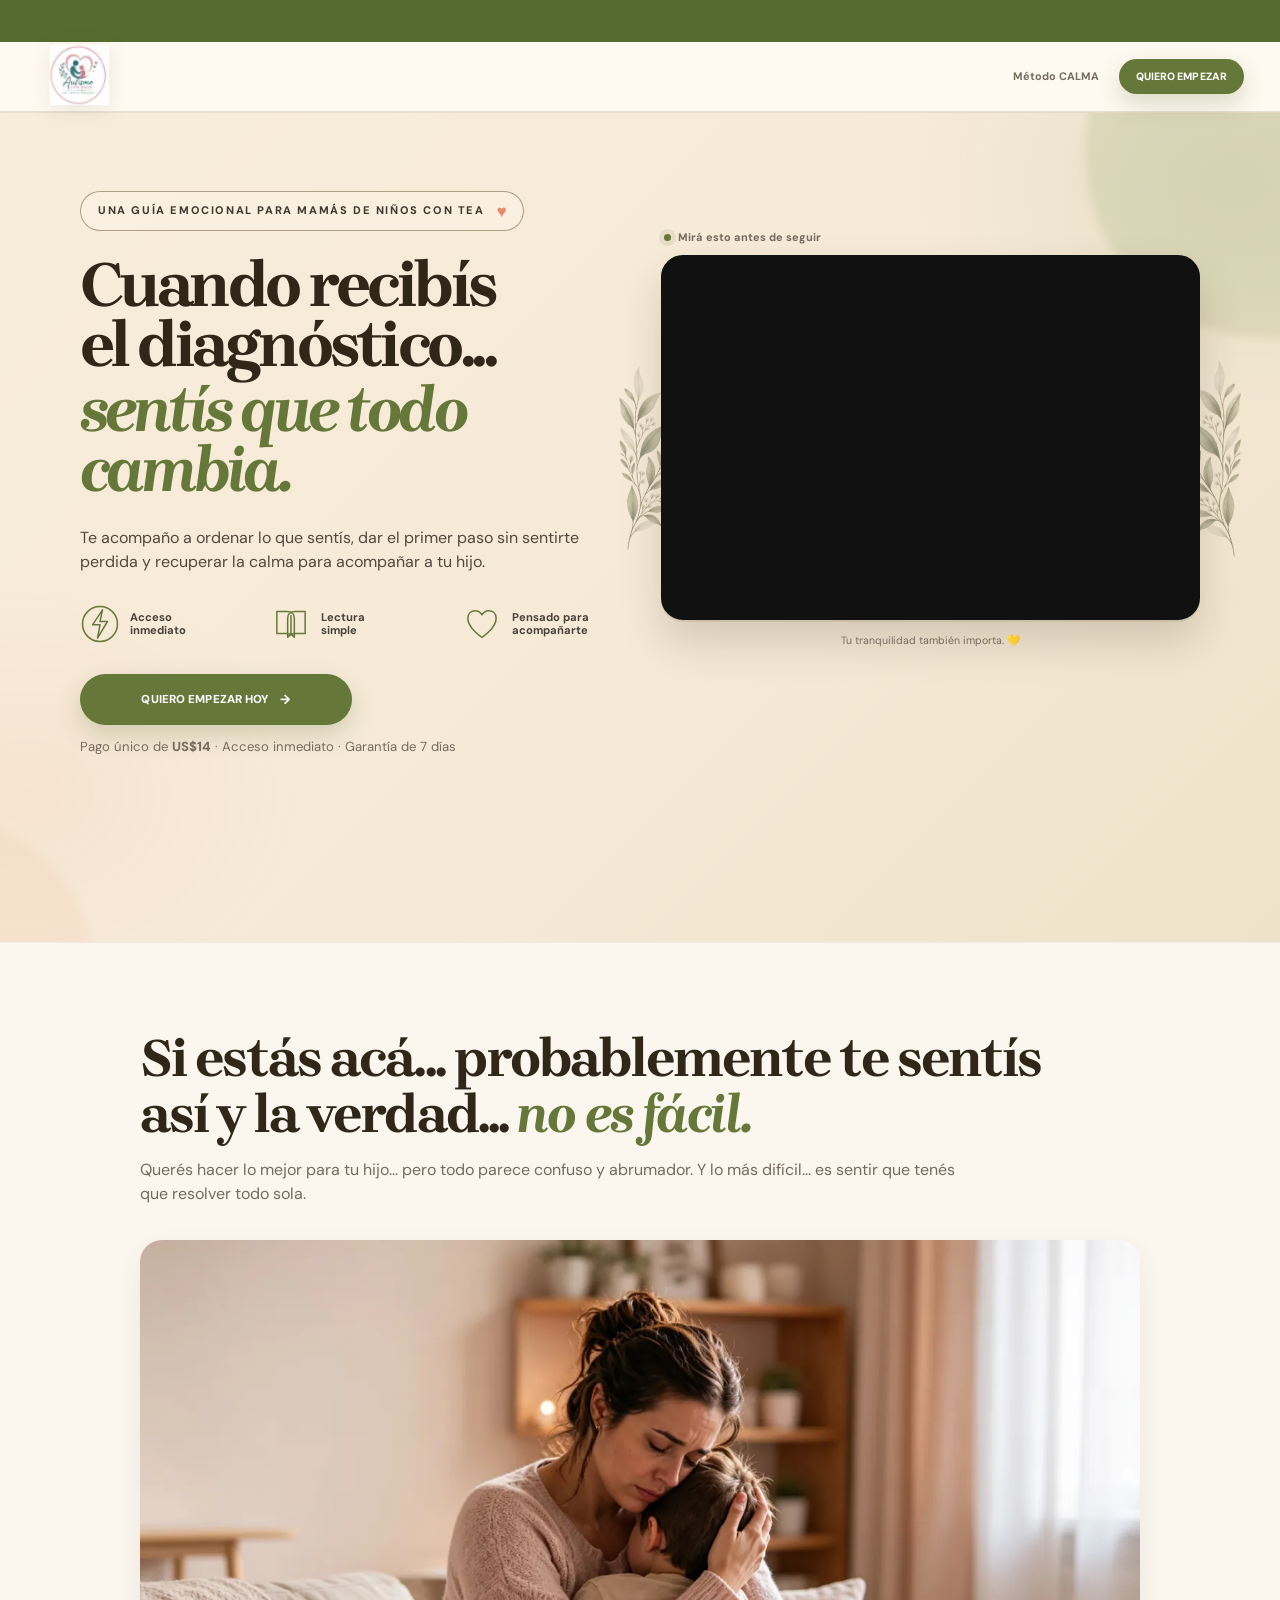
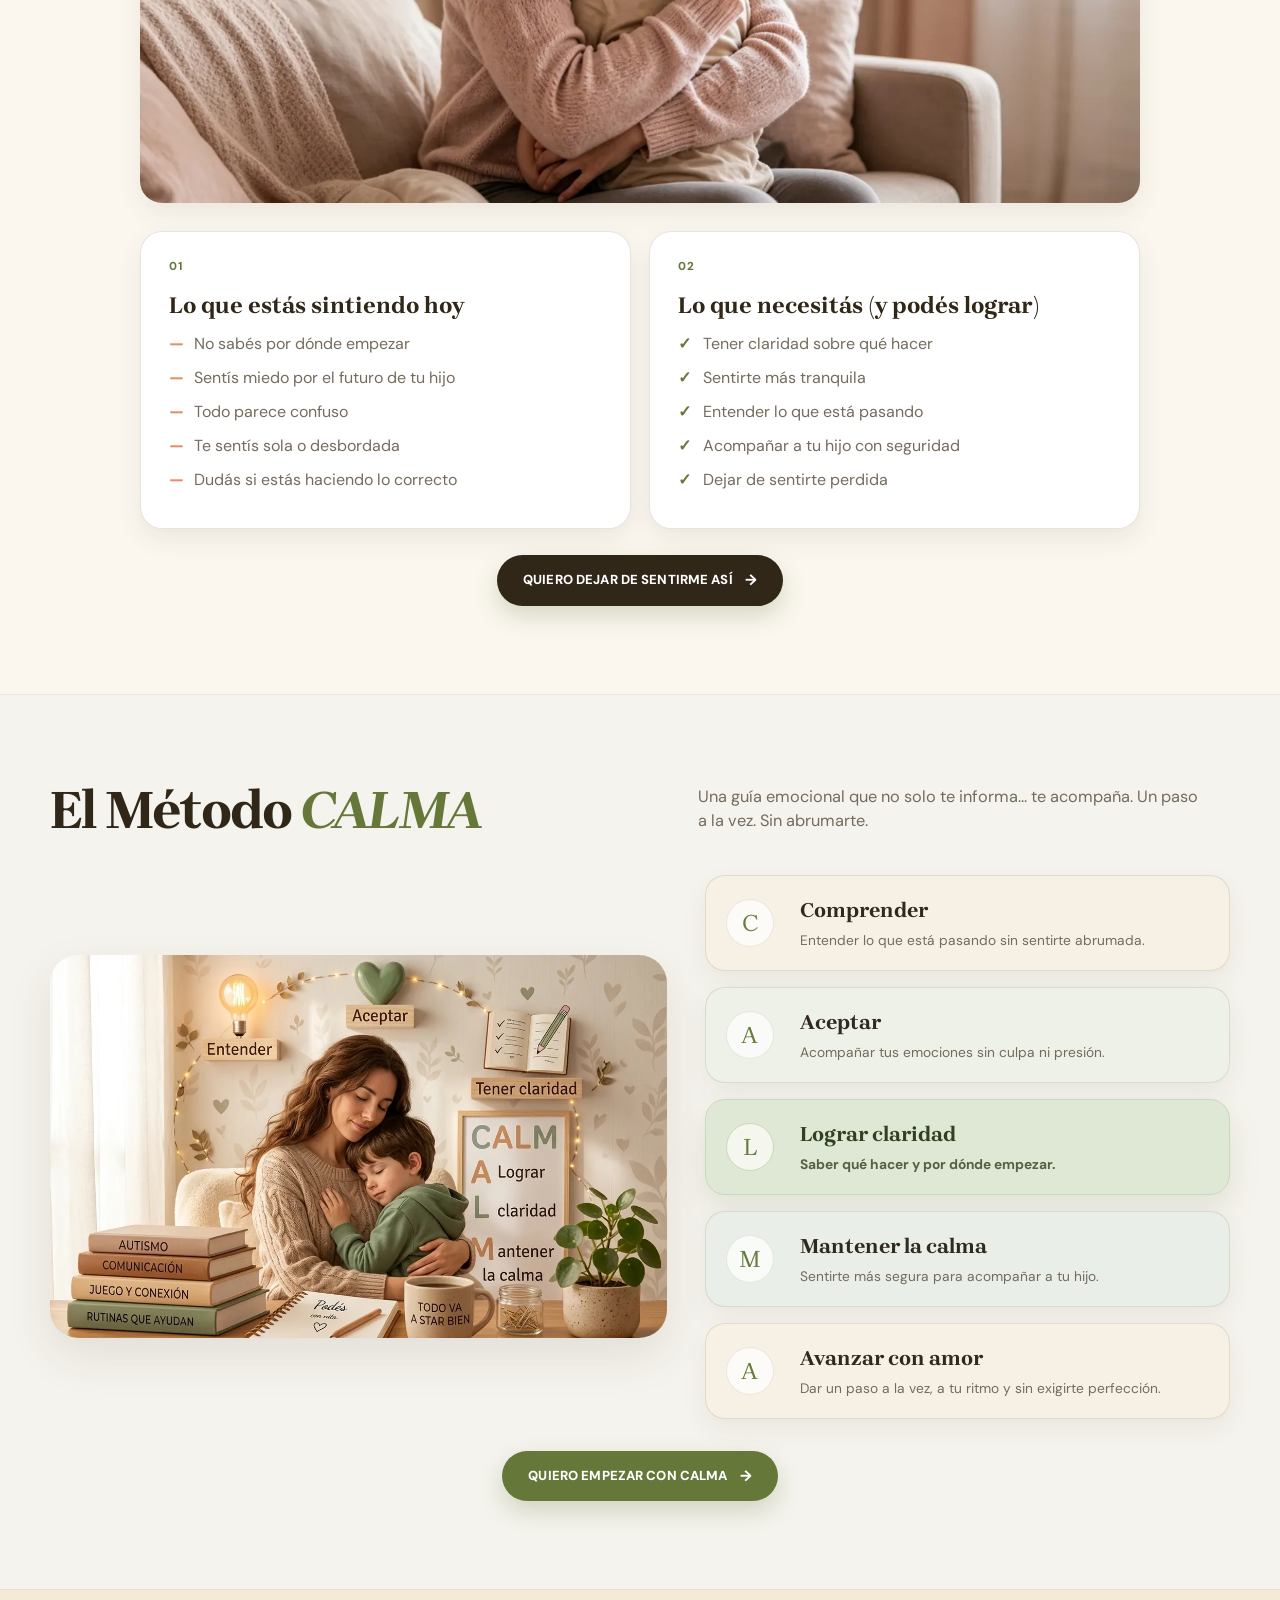
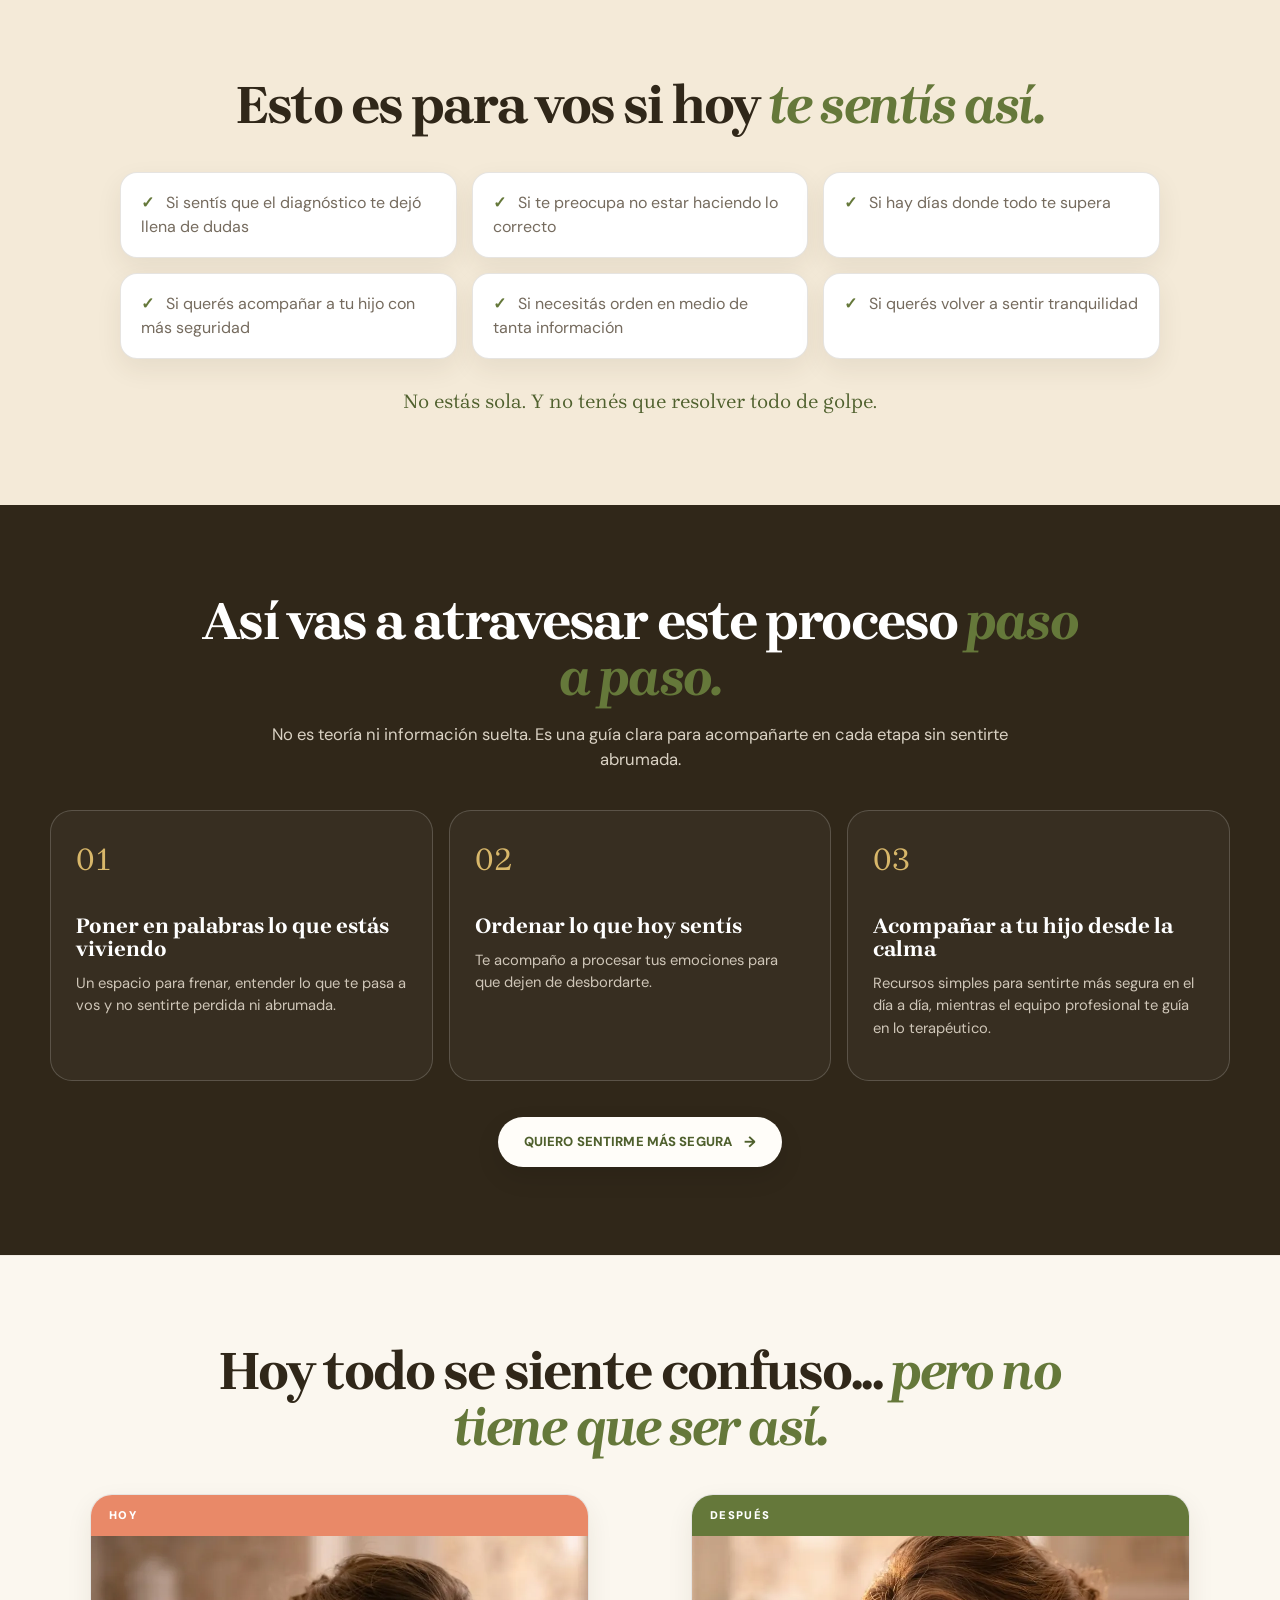
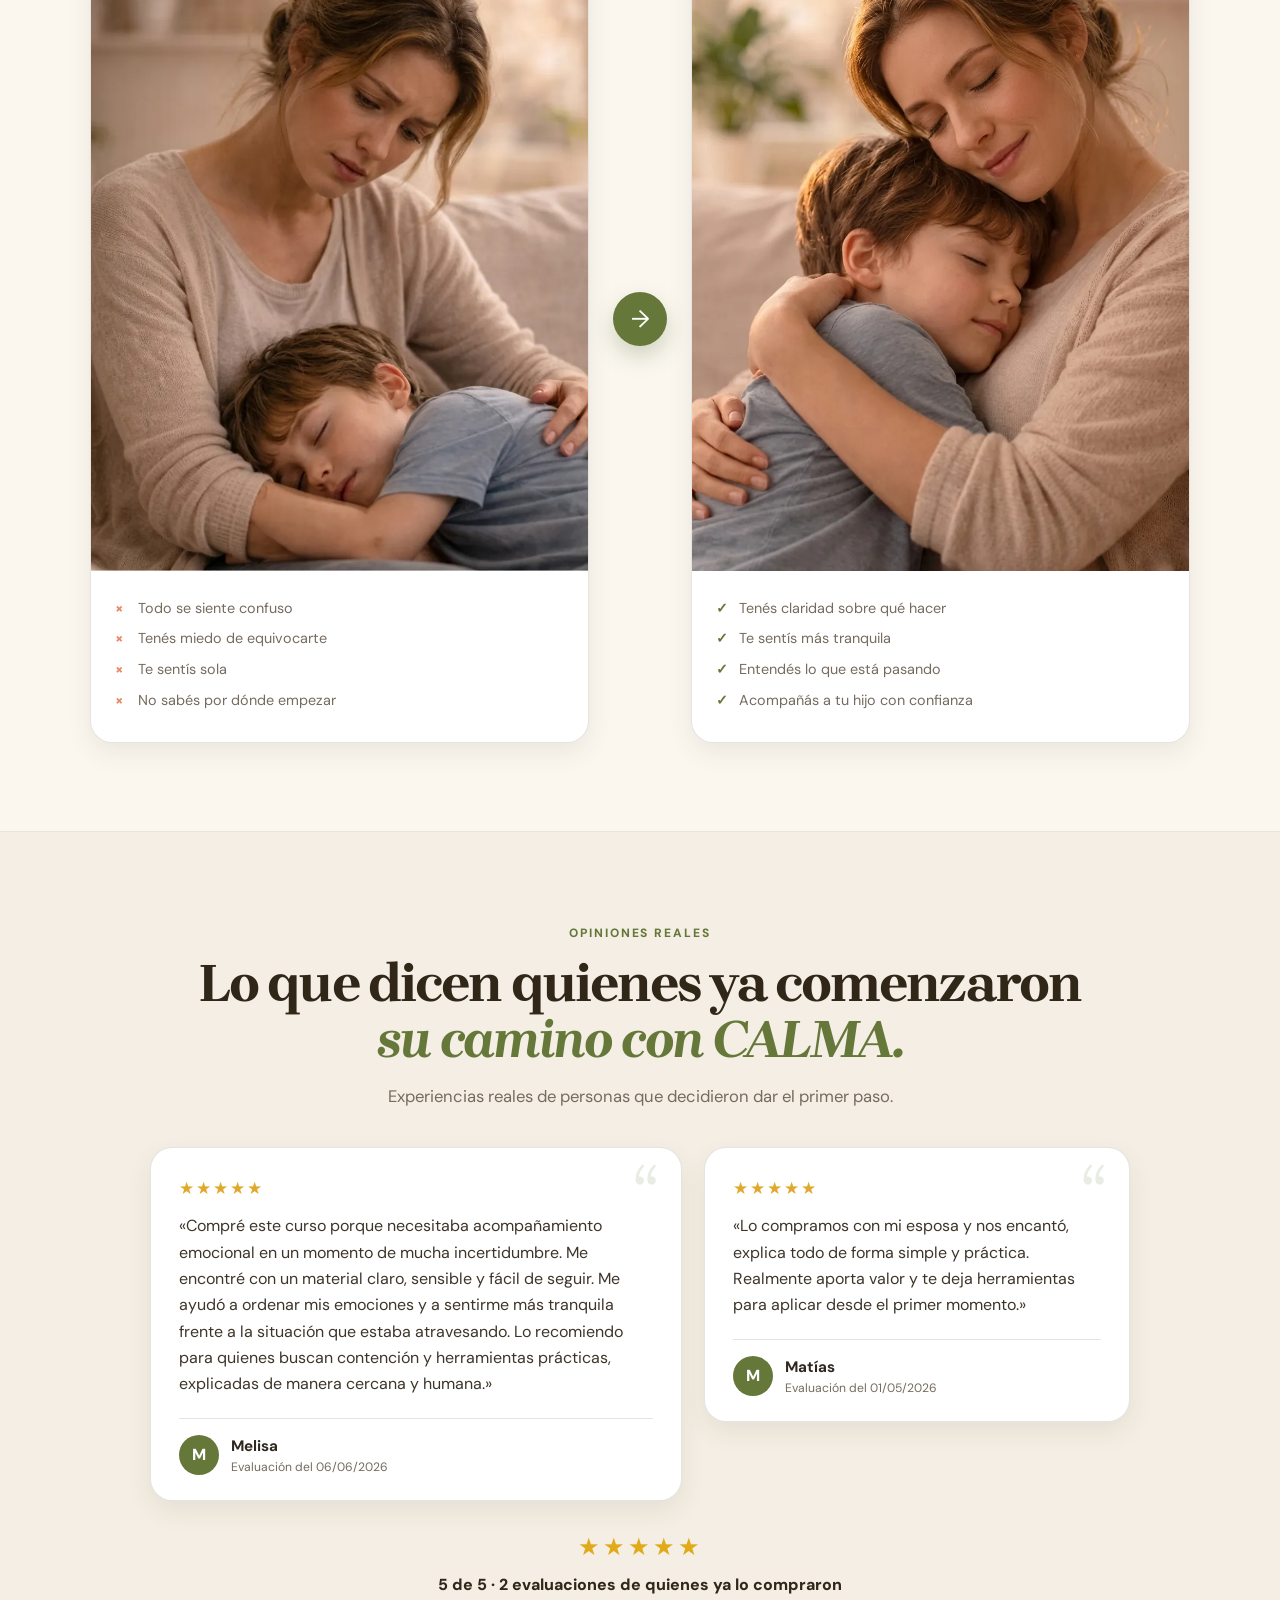
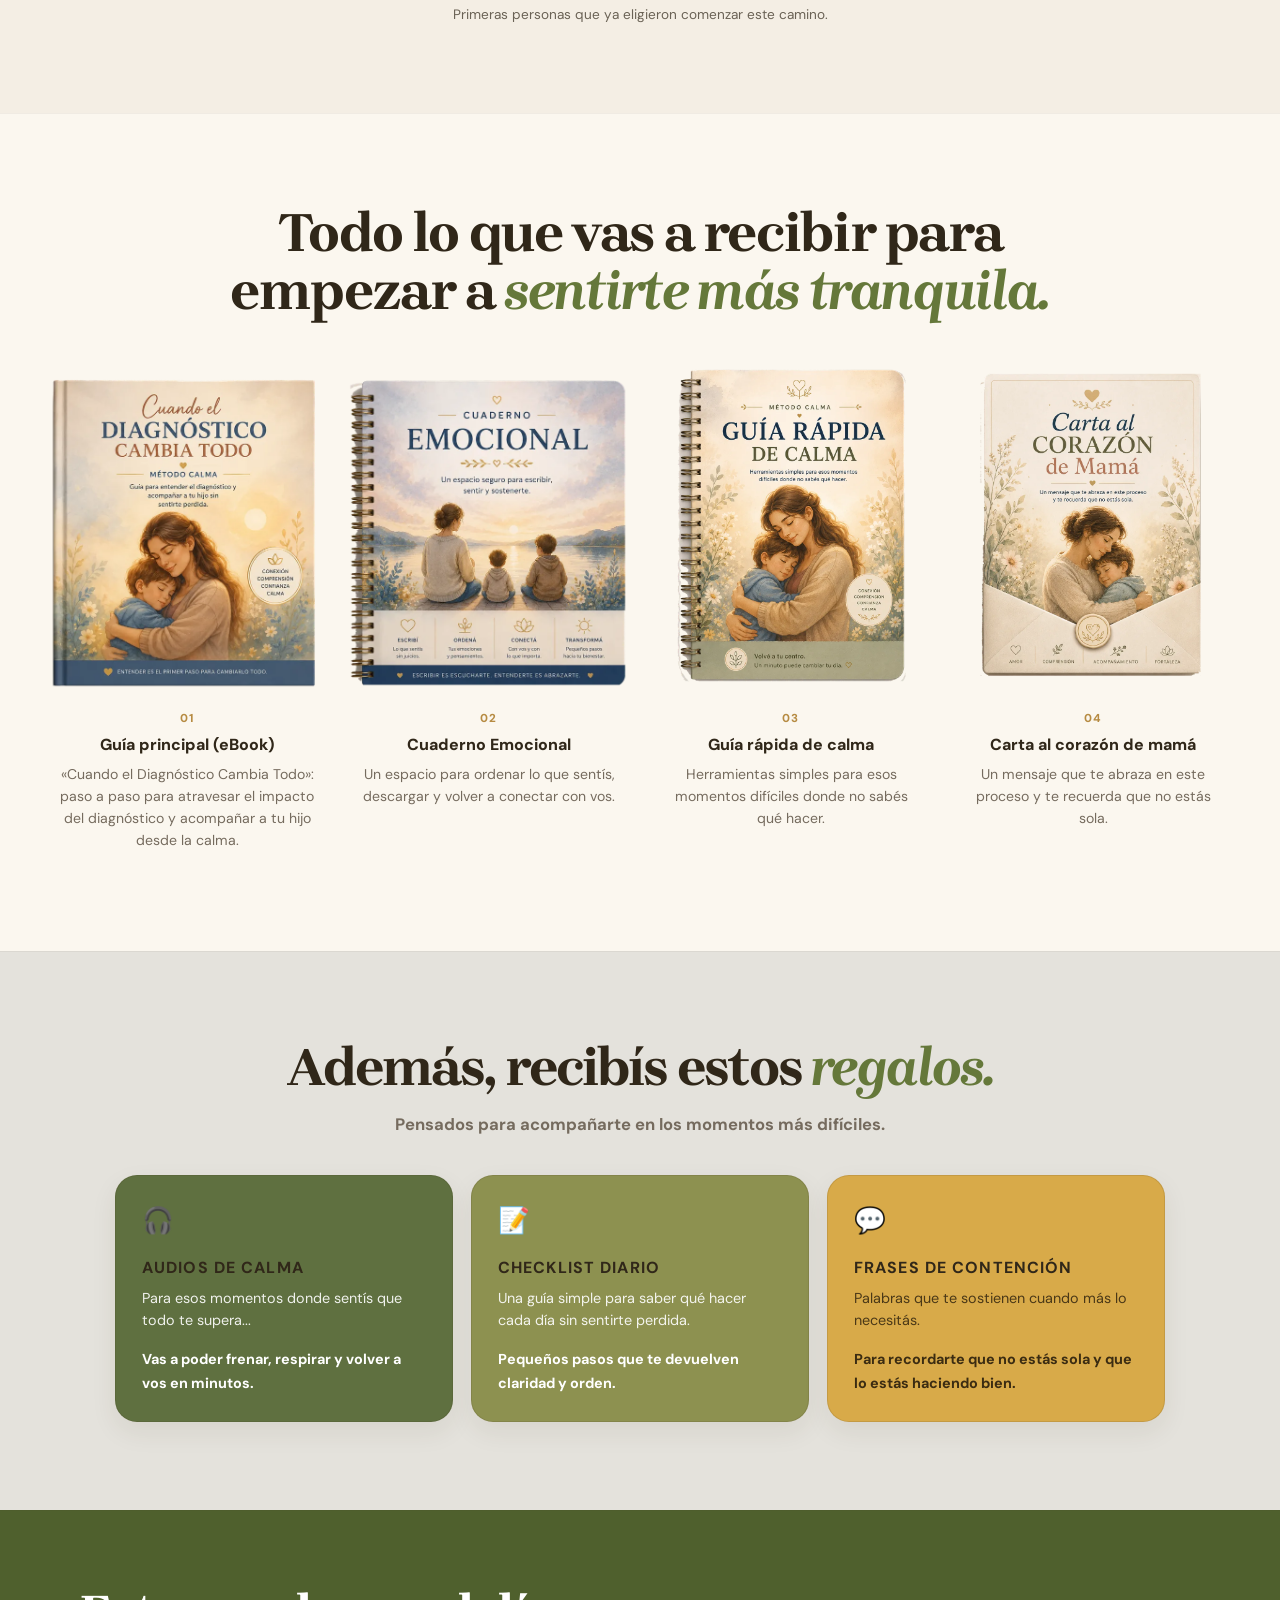
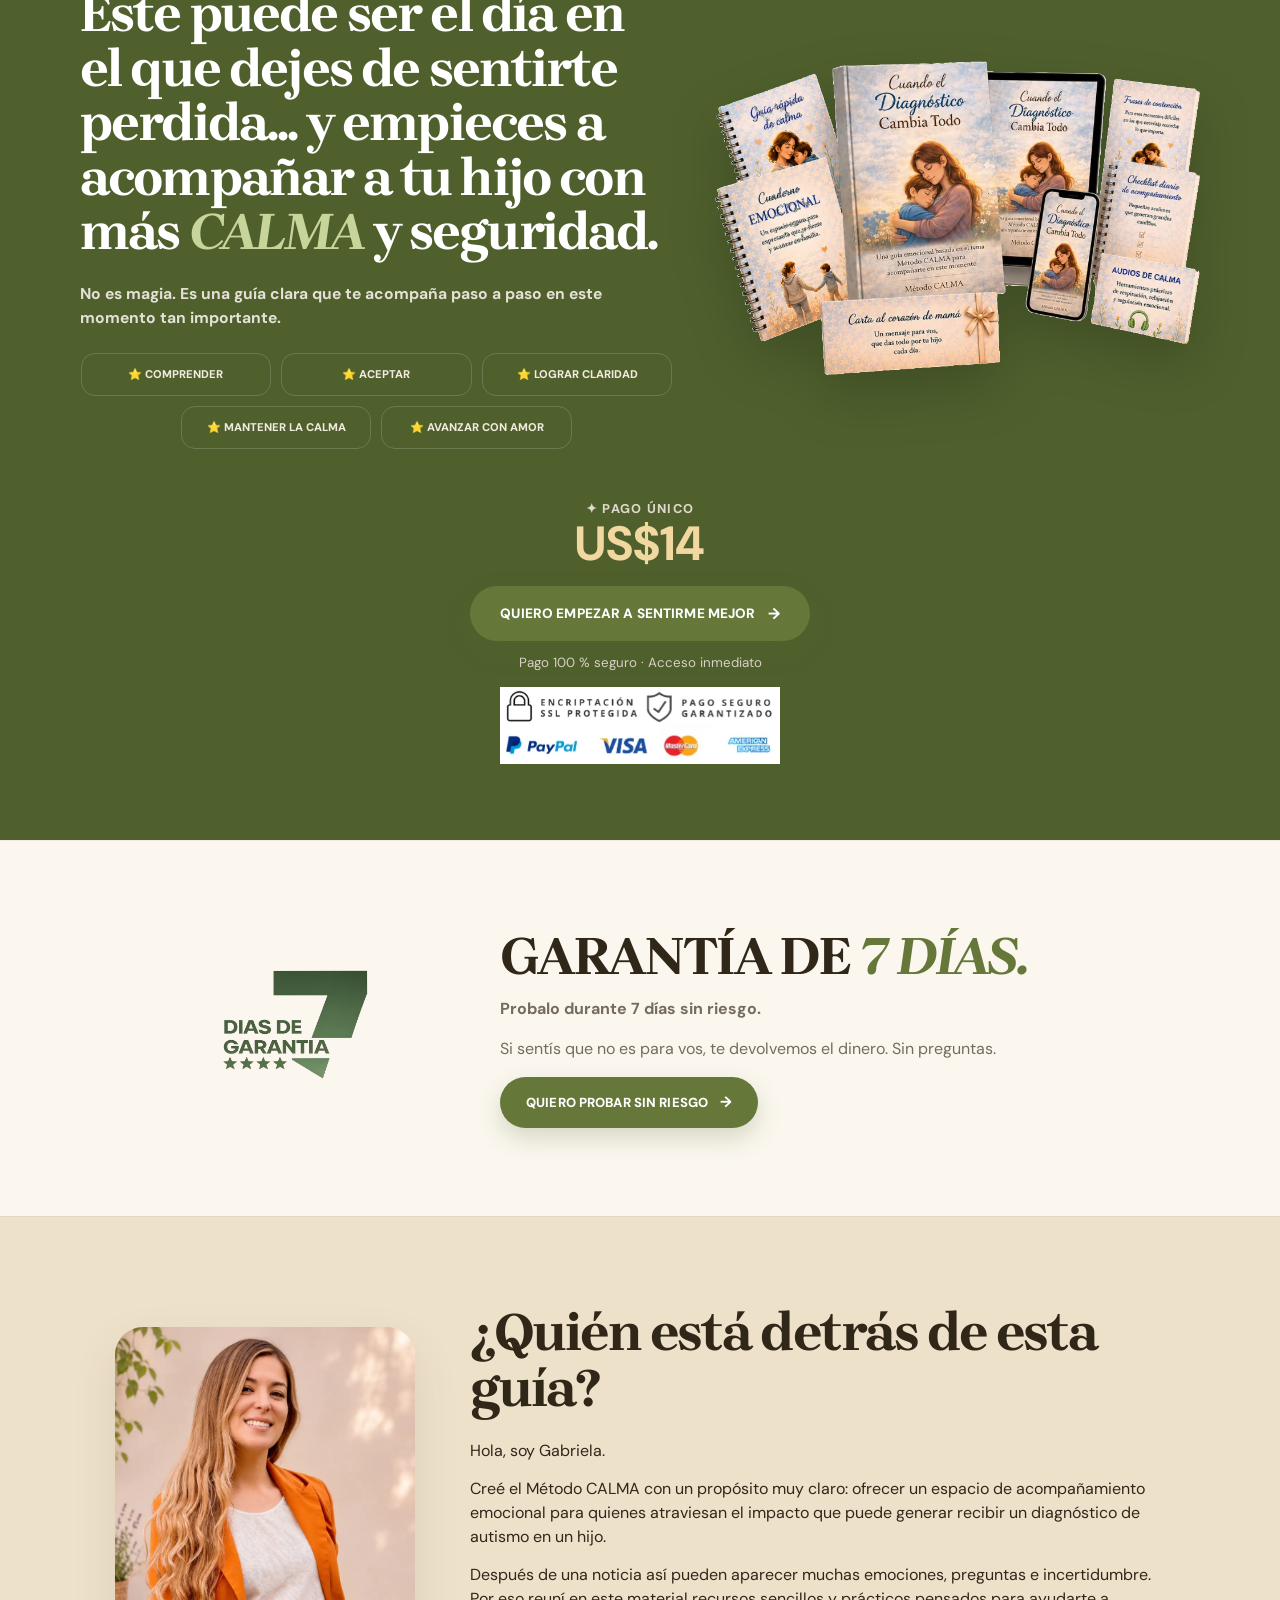
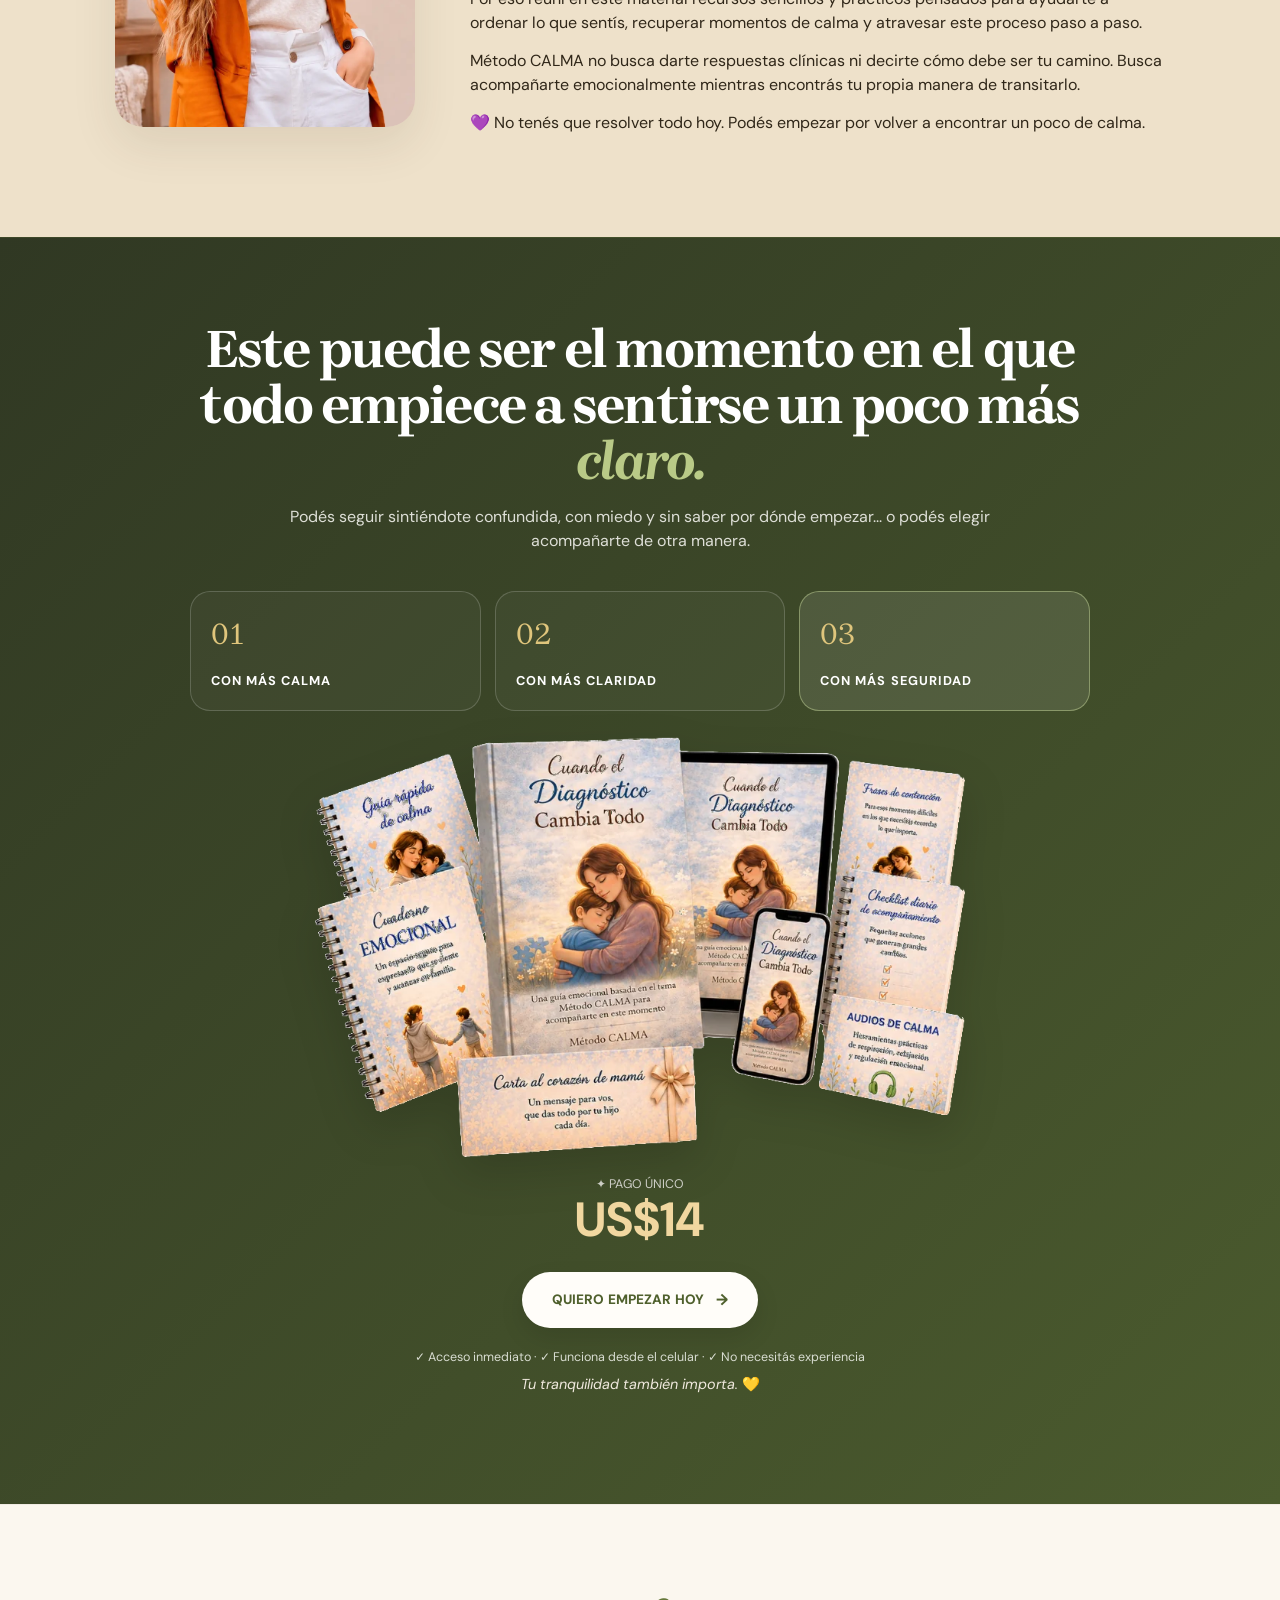
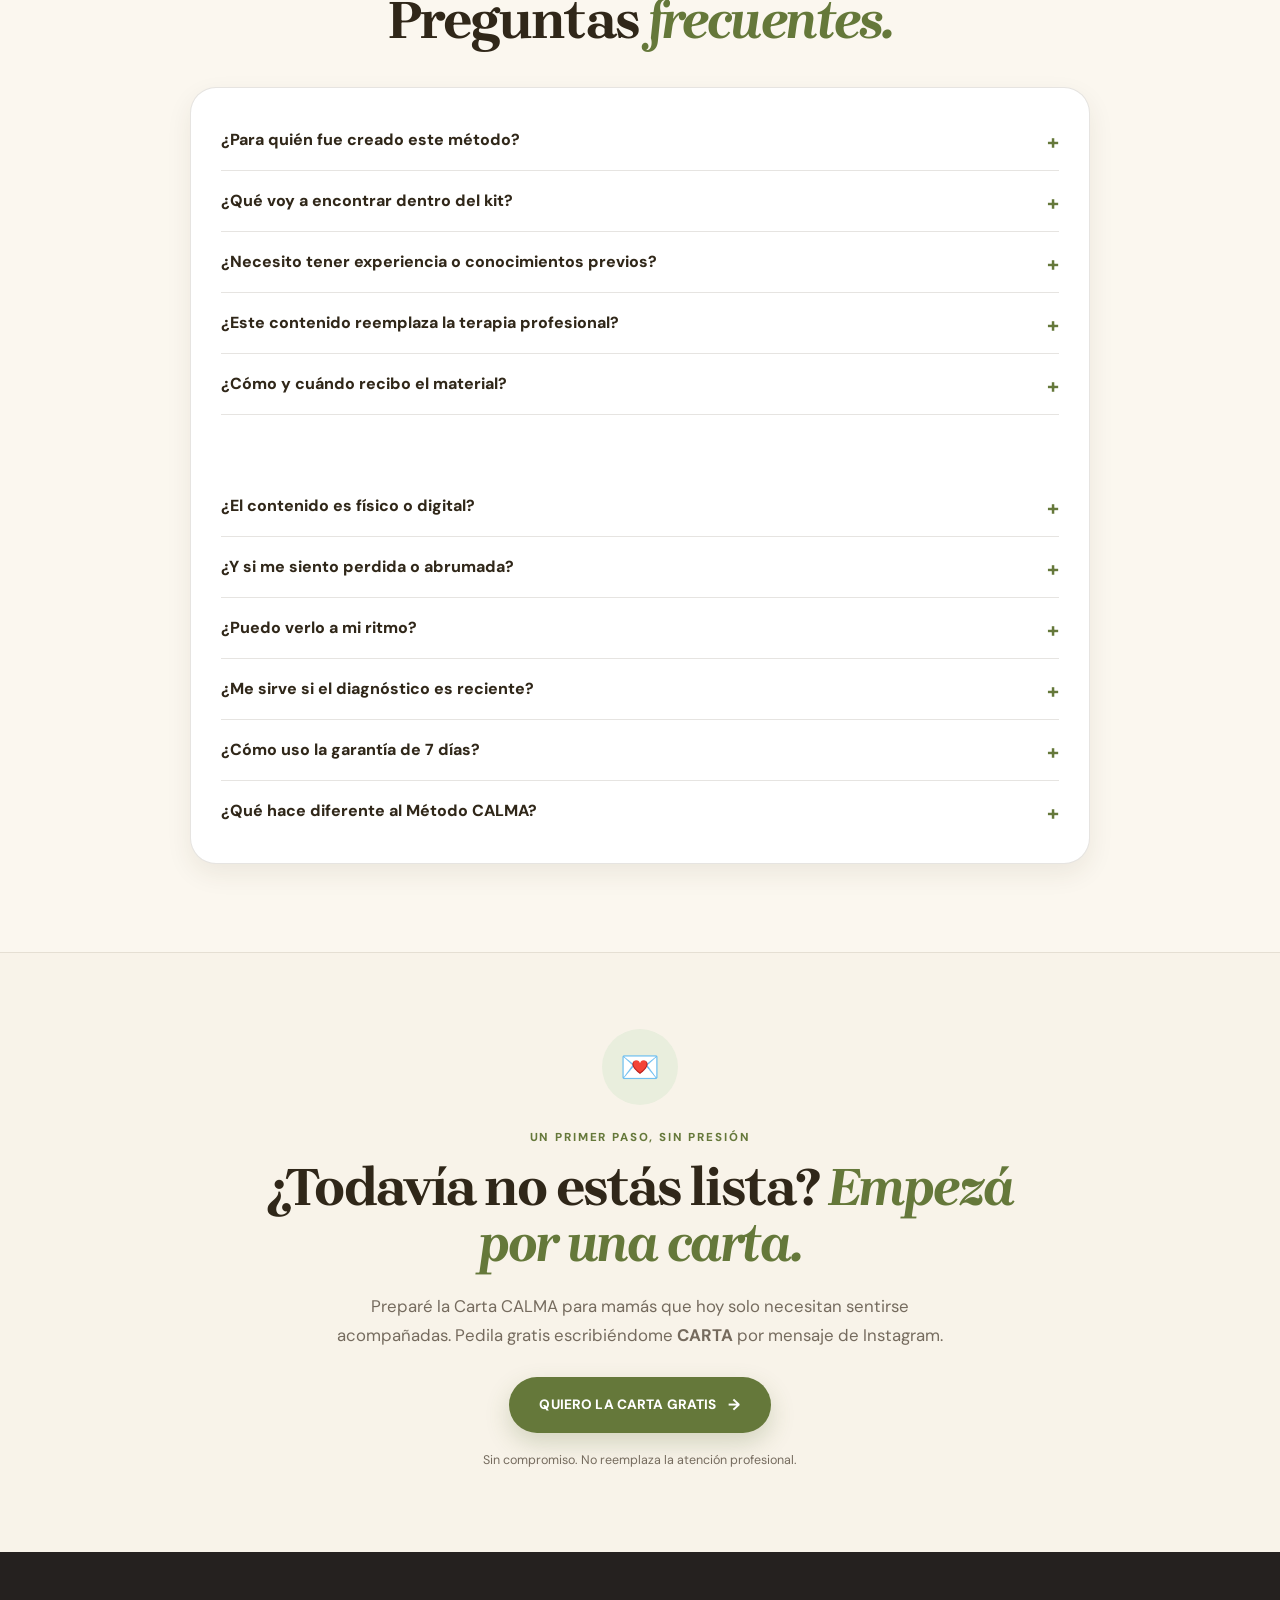
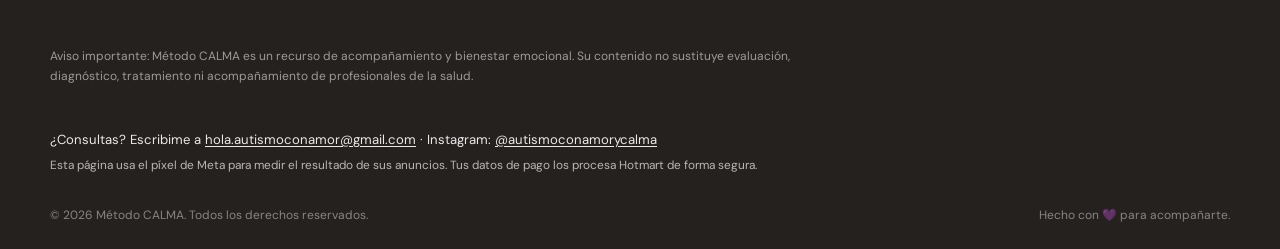
<file: index.html>
<!doctype html>
<html lang="es">
<head>
<meta charset="utf-8">
<meta name="viewport" content="width=device-width,initial-scale=1">
<title>Cuando recibís el diagnóstico... sentís que todo cambia</title>

<meta name="description" content="Una guía emocional para mamás que acaban de recibir el diagnóstico de autismo de su hijo: para ordenar lo que sienten y recuperar la calma, paso a paso.">

<!-- Vista previa al compartir el link (WhatsApp, Facebook, etc.) -->
<meta property="og:type" content="website">
<meta property="og:url" content="https://autismo-metodocalma.online/">
<meta property="og:title" content="Cuando recibís el diagnóstico... sentís que todo cambia">
<meta property="og:description" content="Una guía emocional para mamás: para ordenar lo que sentís y atravesar este proceso paso a paso, con más calma.">
<meta property="og:image" content="https://autismo-metodocalma.online/assets/images/og-image.jpg">
<meta property="og:image:width" content="1200">
<meta property="og:image:height" content="630">
<meta property="og:locale" content="es_LA">

<!-- Ícono de la pestaña -->
<link rel="icon" type="image/png" sizes="16x16" href="assets/images/favicon-16.png">
<link rel="icon" type="image/png" sizes="32x32" href="assets/images/favicon-32.png">
<link rel="icon" type="image/png" sizes="48x48" href="assets/images/favicon-48.png">
<link rel="apple-touch-icon" sizes="180x180" href="assets/images/favicon-180.png">

<link rel="preconnect" href="https://player.vimeo.com">
<link rel="preconnect" href="https://fonts.googleapis.com">
<link rel="preconnect" href="https://fonts.gstatic.com" crossorigin>
<link href="https://fonts.googleapis.com/css2?family=Brygada+1918:ital,wght@0,400;0,500;0,600;0,700;1,400&family=DM+Sans:wght@400;500;600;700;800&display=swap" rel="stylesheet">
<link rel="stylesheet" href="css/styles.css">
<meta name="facebook-domain-verification" content="cskvje4bgt85empkuwn9i5ybemoyxc" />
<meta name="color-scheme" content="light">
<meta name="supported-color-schemes" content="light">

<script>
!function(f,b,e,v,n,t,s)
{if(f.fbq)return;n=f.fbq=function(){n.callMethod?
n.callMethod.apply(n,arguments):n.queue.push(arguments)};
if(!f._fbq)f._fbq=n;
n.push=n;n.loaded=!0;n.version='2.0';n.queue=[];
t=b.createElement(e);t.async=!0;t.src=v;
s=b.getElementsByTagName(e)[0];s.parentNode.insertBefore(t,s)}
(window, document,'script','https://connect.facebook.net/en_US/fbevents.js');
fbq('init', '1498173521900198');
fbq('track', 'PageView');
</script>
<noscript>
<img height="1" width="1" style="display:none"
src="https://www.facebook.com/tr?id=1498173521900198&ev=PageView&noscript=1" alt="">
</noscript>

<script src="https://player.vimeo.com/api/player.js" defer></script>
</head>

<body>

<div class="announcement-bar" style="
    background-color: #556B2F !important;
    color: #ffffff !important;
    display: flex !important;
    align-items: center !important;
    justify-content: flex-start !important;
    overflow: hidden !important;
    white-space: nowrap !important;
    text-align: center !important;
    width: 100% !important;
">
    <div class="announcement-track">
        <div class="announcement-group">
            <span>ACCESO INMEDIATO · GARANTÍA DE 7 DÍAS</span>
            <span>PAGO ÚNICO Y 100 % SEGURO</span>
        </div>
        <div class="announcement-group" aria-hidden="true">
            <span>ACCESO INMEDIATO · GARANTÍA DE 7 DÍAS</span>
            <span>PAGO ÚNICO Y 100 % SEGURO</span>
        </div>
    </div>
</div>

<header class="topbar">
  <div class="shell bar-inner">
    <a href="#panel-01-portada" class="logo-link">
      <img src="assets/images/logo.png" alt="Método CALMA">
    </a>

    <div class="header-actions">
      <a class="header-market" href="#panel-01-portada">Método CALMA</a>

      <a class="btn btn-small" href="https://pay.hotmart.com/S105475830S?off=wt5j5h1j&amp;checkoutMode=10" data-checkout>
  QUIERO EMPEZAR
</a>
    </div>
  </div>
</header>

<main>

<section id="panel-01-portada" class="panel hero-panel" data-panel="01" aria-label="Portada y video">
  <div class="hero-glow hero-glow-one"></div>
  <div class="hero-glow hero-glow-two"></div>

  <div class="hero-botanical hero-botanical-left" aria-hidden="true"></div>
  <div class="hero-botanical hero-botanical-right" aria-hidden="true"></div>

  <div class="shell hero-shell">
    <div class="hero-grid">
      <div class="hero-copy-block">
        <div class="hero-badge">UNA GUÍA EMOCIONAL PARA MAMÁS DE NIÑOS CON TEA <span>♥</span></div>

        <h1>Cuando recibís<br>el diagnóstico... <em>sentís que todo cambia.</em></h1>

        <p class="hero-lead">
          Te acompaño a ordenar lo que sentís, dar el primer paso sin sentirte perdida
          y recuperar la calma para acompañar a tu hijo.
        </p>

        <div class="hero-features" aria-label="Beneficios">
          <div class="hero-feature">
            <span class="hero-feature-icon" aria-hidden="true">
              <svg viewBox="0 0 48 48">
                <circle cx="24" cy="24" r="21"></circle>
                <path d="M27 7 15 25h9l-3 16 12-20h-9z"></path>
              </svg>
            </span>
            <strong>Acceso<br>inmediato</strong>
          </div>

          <div class="hero-feature">
            <span class="hero-feature-icon" aria-hidden="true">
              <svg viewBox="0 0 48 48">
                <path d="M7 9h12c6 0 9 3 9 8v23c-2.5-3-5.5-4.5-9-4.5H7z"></path>
                <path d="M41 9H29c-6 0-9 3-9 8v23c2.5-3 5.5-4.5 9-4.5h12z"></path>
                <path d="M24 14v23"></path>
              </svg>
            </span>
            <strong>Lectura<br>simple</strong>
          </div>

          <div class="hero-feature">
            <span class="hero-feature-icon" aria-hidden="true">
              <svg viewBox="0 0 48 48">
                <path d="M24 40S7 29 7 17c0-5.5 3.8-9 9-9 3.7 0 6.4 2.1 8 5 1.6-2.9 4.3-5 8-5 5.2 0 9 3.5 9 9 0 12-17 23-17 23z"></path>
              </svg>
            </span>
            <strong>Pensado para<br>acompañarte</strong>
          </div>
        </div>

        <a class="btn btn-xl hero-main-cta" href="https://pay.hotmart.com/S105475830S?off=wt5j5h1j&amp;checkoutMode=10" data-checkout>
          QUIERO EMPEZAR HOY <span>→</span>
        </a>
        <p class="hero-price-note">Pago único de <strong>US$14</strong> · Acceso inmediato · Garantía de 7 días</p>
      </div>
        
      <div class="hero-video-column">
        <div class="video-label"><span class="pulse-dot"></span> Mirá esto antes de seguir</div>

        <div class="video-stage">
          <div class="video-wrap" id="calma-video-wrap">
            <iframe
            id="calma-vimeo"
            src="https://player.vimeo.com/video/1203959106?badge=0&autopause=0&player_id=0&app_id=58479&autoplay=1&muted=1&controls=1&playsinline=1"
            width="1920"
            height="1080"
            frameborder="0"
            allow="autoplay; fullscreen; picture-in-picture; clipboard-write; encrypted-media; web-share"
            referrerpolicy="strict-origin-when-cross-origin"
            title="Cuando recibís el diagnóstico... sentís que todo cambia">
          </iframe>
          </div>
        </div>

        <div class="hero-cta">
          <small>Tu tranquilidad también importa. 💛</small>
        </div>
      </div>
    </div>
  </div>

  <div class="hero-bottom-note">Deslizá para conocer el método <span>↓</span></div>
</section>

<section id="panel-02-situacion" class="panel situation-panel" data-panel="02" aria-label="Situación actual">
  <div class="shell section-shell">
    <div class="section-intro">
      <span class="section-number"></span>
      <div>
        <h2>Si estás acá... probablemente te sentís así y la verdad... <em>no es fácil.</em></h2>
        <p class="intro">Querés hacer lo mejor para tu hijo... pero todo parece confuso y abrumador. Y lo más difícil... es sentir que tenés que resolver todo sola.</p>
      </div>
    </div>
    <div class="feature-image"><img class="wide-photo" src="assets/images/foto-situacion.webp" width="1400" height="788" loading="lazy" decoding="async" alt="Mamá abrazando a su hijo"></div>
    <div class="split-cards">
      <article class="story-card story-negative">
        <div class="story-icon">01</div><h3>Lo que estás sintiendo hoy</h3>
        <ul><li>No sabés por dónde empezar</li><li>Sentís miedo por el futuro de tu hijo</li><li>Todo parece confuso</li><li>Te sentís sola o desbordada</li><li>Dudás si estás haciendo lo correcto</li></ul>
      </article>
      <article class="story-card story-positive">
        <div class="story-icon">02</div><h3>Lo que necesitás (y podés lograr)</h3>
        <ul><li>Tener claridad sobre qué hacer</li><li>Sentirte más tranquila</li><li>Entender lo que está pasando</li><li>Acompañar a tu hijo con seguridad</li><li>Dejar de sentirte perdida</li></ul>
      </article>
    </div>
    <a class="btn btn-dark" href="https://pay.hotmart.com/S105475830S?off=wt5j5h1j&amp;checkoutMode=10" data-checkout>QUIERO DEJAR DE SENTIRME ASÍ <span>→</span></a>
  </div>
</section>

<section id="panel-04-metodo-calma" class="panel method-panel" data-panel="04" aria-label="Método CALMA">
  <div class="shell section-shell">
    <div class="method-heading">
      <div>
        <h2>El Método <em>CALMA</em></h2>
      </div>
      <p>Una guía emocional que no solo te informa... te acompaña. Un paso a la vez. Sin abrumarte.</p>
    </div>
    <div class="method-layout">
      <div class="method-visual"><img class="method-photo" src="assets/images/foto-metodo.webp" width="1200" height="744" loading="lazy" decoding="async" alt="Método CALMA"></div>
      <div class="calma-grid">
        <article class="calma-card"><span>C</span><div><strong>Comprender</strong><p>Entender lo que está pasando sin sentirte abrumada.</p></div></article>
        <article class="calma-card"><span>A</span><div><strong>Aceptar</strong><p>Acompañar tus emociones sin culpa ni presión.</p></div></article>
        <article class="calma-card featured"><span>L</span><div><strong>Lograr claridad</strong><p><b>Saber qué hacer y por dónde empezar.</b></p></div></article>
        <article class="calma-card"><span>M</span><div><strong>Mantener la calma</strong><p>Sentirte más segura para acompañar a tu hijo.</p></div></article>
        <article class="calma-card"><span>A</span><div><strong>Avanzar con amor</strong><p>Dar un paso a la vez, a tu ritmo y sin exigirte perfección.</p></div></article>
      </div>
    </div>
    <div class="center-action"><a class="btn" href="https://pay.hotmart.com/S105475830S?off=wt5j5h1j&amp;checkoutMode=10" data-checkout>QUIERO EMPEZAR CON CALMA <span>→</span></a></div>
  </div>
</section>

<section id="panel-05-para-quien" class="panel audience-panel" data-panel="05" aria-label="Para quién es esta guía">
  <div class="shell section-shell narrow-content">
    <div class="center-head">
      <h2>Esto es para vos si hoy <em>te sentís así.</em></h2>
    </div>
    <div class="reasons-grid">
      <p><b>✓</b> Si sentís que el diagnóstico te dejó llena de dudas</p>
      <p><b>✓</b> Si te preocupa no estar haciendo lo correcto</p>
      <p><b>✓</b> Si hay días donde todo te supera</p>
      <p><b>✓</b> Si querés acompañar a tu hijo con más seguridad</p>
      <p><b>✓</b> Si necesitás orden en medio de tanta información</p>
      <p><b>✓</b> Si querés volver a sentir tranquilidad</p>
    </div>
    <p class="reassurance">No estás sola. Y no tenés que resolver todo de golpe.</p>
  </div>
</section>

<section id="panel-06-proceso" class="panel process-panel" data-panel="06" aria-label="Proceso paso a paso">
  <div class="shell section-shell">
    <div class="center-head light">
      <h2>Así vas a atravesar este proceso <em>paso a paso.</em></h2>
      <p class="intro">No es teoría ni información suelta. Es una guía clara para acompañarte en cada etapa sin sentirte abrumada.</p>
    </div>
    <div class="process-grid">
      <article><span>01</span><h3>Poner en palabras lo que estás viviendo</h3><p>Un espacio para frenar, entender lo que te pasa a vos y no sentirte perdida ni abrumada.</p></article>
      <article><span>02</span><h3>Ordenar lo que hoy sentís</h3><p>Te acompaño a procesar tus emociones para que dejen de desbordarte.</p></article>
      <article><span>03</span><h3>Acompañar a tu hijo desde la calma</h3><p>Recursos simples para sentirte más segura en el día a día, mientras el equipo profesional te guía en lo terapéutico.</p></article>
    </div>
    <div class="center-action"><a class="btn btn-light" href="https://pay.hotmart.com/S105475830S?off=wt5j5h1j&amp;checkoutMode=10" data-checkout>QUIERO SENTIRME MÁS SEGURA <span>→</span></a></div>
  </div>
</section>

<section id="panel-07-antes-despues" class="panel transformation-panel" data-panel="07" aria-label="Antes y después">
  <div class="shell section-shell">
    <div class="center-head">
      <h2>Hoy todo se siente confuso... <em>pero no tiene que ser así.</em></h2>
    </div>
    <div class="before-after">
      <article class="before-card">
        <div class="ba-label">HOY</div>
        <img src="assets/images/foto-antes.webp" width="912" height="1165" loading="lazy" decoding="async" alt="Antes">
        <ul><li>Todo se siente confuso</li><li>Tenés miedo de equivocarte</li><li>Te sentís sola</li><li>No sabés por dónde empezar</li></ul>
      </article>
      <div class="ba-arrow">→</div>
      <article class="after-card">
        <div class="ba-label">DESPUÉS</div>
        <img src="assets/images/foto-despues.webp" width="912" height="1165" loading="lazy" decoding="async" alt="Después">
        <ul><li>Tenés claridad sobre qué hacer</li><li>Te sentís más tranquila</li><li>Entendés lo que está pasando</li><li>Acompañás a tu hijo con confianza</li></ul>
      </article>
    </div>
  </div>
</section>

<section id="panel-08-testimonios" class="panel testimonials-panel" data-panel="08" aria-label="Evaluaciones reales">

  <div class="shell section-shell">

    <div class="center-head">

      <span class="reviews-eyebrow">
        OPINIONES REALES
      </span>

      <h2>
        Lo que dicen quienes ya comenzaron
        <em>su camino con CALMA.</em>
      </h2>

      <p class="intro">
        Experiencias reales de personas que decidieron dar el primer paso.
      </p>

    </div>


    <div class="reviews-cards">

      <figure class="review-card">
        <div class="review-stars" aria-label="5 de 5 estrellas">★★★★★</div>
        <blockquote>
          «Compré este curso porque necesitaba acompañamiento emocional en un momento de mucha incertidumbre. Me encontré con un material claro, sensible y fácil de seguir. Me ayudó a ordenar mis emociones y a sentirme más tranquila frente a la situación que estaba atravesando. Lo recomiendo para quienes buscan contención y herramientas prácticas, explicadas de manera cercana y humana.»
        </blockquote>
        <figcaption>
          <span class="review-avatar" aria-hidden="true">M</span>
          <span><strong>Melisa</strong><small>Evaluación del 06/06/2026</small></span>
        </figcaption>
      </figure>

      <figure class="review-card">
        <div class="review-stars" aria-label="5 de 5 estrellas">★★★★★</div>
        <blockquote>
          «Lo compramos con mi esposa y nos encantó, explica todo de forma simple y práctica. Realmente aporta valor y te deja herramientas para aplicar desde el primer momento.»
        </blockquote>
        <figcaption>
          <span class="review-avatar" aria-hidden="true">M</span>
          <span><strong>Matías</strong><small>Evaluación del 01/05/2026</small></span>
        </figcaption>
      </figure>

    </div>


    <div class="reviews-bottom">

      <div class="reviews-stars">
        ★★★★★
      </div>

      <strong>
        5 de 5 · 2 evaluaciones de quienes ya lo compraron
      </strong>

      <span>
        Primeras personas que ya eligieron comenzar este camino.
      </span>

    </div>

  </div>

</section>

<section id="panel-10-contenido" class="panel products-panel" data-panel="10" aria-label="Contenido del kit">
  <div class="shell section-shell">
    <div class="center-head">
      <h2>Todo lo que vas a recibir para empezar a <em>sentirte más tranquila.</em></h2>
    </div>
    <div class="products-grid">
      <article class="product-card"><div class="product-visual"><img src="assets/images/producto-1-opt.webp" width="1000" height="667" loading="lazy" decoding="async" alt="Guía Principal"></div><span>01</span><h3>Guía principal (eBook)</h3><p>«Cuando el Diagnóstico Cambia Todo»: paso a paso para atravesar el impacto del diagnóstico y acompañar a tu hijo desde la calma.</p></article>
      <article class="product-card"><div class="product-visual"><img src="assets/images/producto-2-opt.webp" width="1000" height="667" loading="lazy" decoding="async" alt="Cuaderno Emocional"></div><span>02</span><h3>Cuaderno Emocional</h3><p>Un espacio para ordenar lo que sentís, descargar y volver a conectar con vos.</p></article>
      <article class="product-card"><div class="product-visual"><img src="assets/images/producto-3-opt.webp" width="800" height="1067" loading="lazy" decoding="async" alt="Guía Rápida de Calma"></div><span>03</span><h3>Guía rápida de calma</h3><p>Herramientas simples para esos momentos difíciles donde no sabés qué hacer.</p></article>
      <article class="product-card"><div class="product-visual"><img src="assets/images/producto-4-opt.webp" width="800" height="1067" loading="lazy" decoding="async" alt="Carta al Corazón de Mamá"></div><span>04</span><h3>Carta al corazón de mamá</h3><p>Un mensaje que te abraza en este proceso y te recuerda que no estás sola.</p></article>
    </div>
  </div>
</section>

<section id="panel-11-regalos" class="panel gifts-panel" data-panel="11" aria-label="Regalos adicionales">
  <div class="shell section-shell">
    <div class="center-head">
      <h2>Además, recibís estos <em>regalos.</em></h2>
      <p class="intro"><strong>Pensados para acompañarte en los momentos más difíciles.</strong></p>
    </div>
    <div class="gifts-grid">
      <article><span>🎧</span><h3>AUDIOS DE CALMA</h3><p>Para esos momentos donde sentís que todo te supera...</p><strong>Vas a poder frenar, respirar y volver a vos en minutos.</strong></article>
      <article><span>📝</span><h3>CHECKLIST DIARIO</h3><p>Una guía simple para saber qué hacer cada día sin sentirte perdida.</p><strong>Pequeños pasos que te devuelven claridad y orden.</strong></article>
      <article><span>💬</span><h3>FRASES DE CONTENCIÓN</h3><p>Palabras que te sostienen cuando más lo necesitás.</p><strong>Para recordarte que no estás sola y que lo estás haciendo bien.</strong></article>
    </div>
  </div>
</section>

<section id="panel-12-oferta" class="panel offer-panel" data-panel="12" aria-label="Oferta principal">
  <div class="shell section-shell">
    <div class="offer-card">
      <div class="offer-copy">
        <h2>Este puede ser el día en el que dejes de sentirte perdida... y empieces a acompañar a tu hijo con más <em>CALMA</em> y seguridad.</h2>
        <p class="offer-sub"><strong>No es magia. Es una guía clara que te acompaña paso a paso en este momento tan importante.</strong></p>
        <div class="benefit-strip benefit-strip-calma"><span>⭐ COMPRENDER</span><span>⭐ ACEPTAR</span><span>⭐ LOGRAR CLARIDAD</span><span>⭐ MANTENER LA CALMA</span><span>⭐ AVANZAR CON AMOR</span></div>
      </div>
      <div class="offer-product"><img src="assets/images/kit-completo.webp" width="850" height="549" loading="lazy" decoding="async" alt="Kit completo Método CALMA"></div>
      <div class="price-box">
        <p class="launch-price-label"> ✦ PAGO ÚNICO </p> <div class="today-price"> <strong>US$14</strong> </div>
        <a class="btn btn-xl" href="https://pay.hotmart.com/S105475830S?off=wt5j5h1j&amp;checkoutMode=10" data-checkout>QUIERO EMPEZAR A SENTIRME MEJOR <span>→</span></a>
        <small>Pago 100 % seguro · Acceso inmediato</small>
        <img class="payment" src="assets/images/pago-seguro.webp" width="397" height="109" loading="lazy" decoding="async" alt="Pago seguro">
      </div>
    </div>
  </div>
</section>

<section id="panel-13-garantia" class="panel guarantee-panel" data-panel="13" aria-label="Garantía de siete días">
  <div class="shell section-shell guarantee-layout">
    <div class="guarantee-mark"><img src="assets/images/garantia-7-dias.webp" width="900" height="600" loading="lazy" decoding="async" alt="7 días de garantía"></div>
    <div>
      <h2>GARANTÍA DE <em>7 DÍAS.</em></h2>
      <p><strong>Probalo durante 7 días sin riesgo.</strong></p>
      <p>Si sentís que no es para vos, te devolvemos el dinero. Sin preguntas.</p>
      <a class="btn" href="https://pay.hotmart.com/S105475830S?off=wt5j5h1j&amp;checkoutMode=10" data-checkout>QUIERO PROBAR SIN RIESGO <span>→</span></a>
    </div>
  </div>
</section>

<section id="panel-14-autora" class="panel about-panel" data-panel="14" aria-label="Quién está detrás de esta guía">
  <div class="shell about-layout">
    <figure class="about-portrait"><img src="assets/images/gabriela.webp" width="299" height="558" loading="lazy" decoding="async" alt="Gabriela, creadora del Método CALMA"></figure>
    <div class="about-copy">
      <h2>¿Quién está detrás de esta guía?</h2>
      <p>Hola, soy Gabriela.</p>
      <p>Creé el Método CALMA con un propósito muy claro: ofrecer un espacio de acompañamiento emocional para quienes atraviesan el impacto que puede generar recibir un diagnóstico de autismo en un hijo.</p>
      <p>Después de una noticia así pueden aparecer muchas emociones, preguntas e incertidumbre. Por eso reuní en este material recursos sencillos y prácticos pensados para ayudarte a ordenar lo que sentís, recuperar momentos de calma y atravesar este proceso paso a paso.</p>
      <p>Método CALMA no busca darte respuestas clínicas ni decirte cómo debe ser tu camino. Busca acompañarte emocionalmente mientras encontrás tu propia manera de transitarlo.</p>
      <p>💜 No tenés que resolver todo hoy. Podés empezar por volver a encontrar un poco de calma.</p>
    </div>
  </div>
</section>


<section id="panel-15-cierre" class="panel final-panel" data-panel="15" aria-label="Cierre y compra">
  <div class="shell section-shell final-shell">
    <div class="center-head light">
      <h2>Este puede ser el momento en el que todo empiece a sentirse un poco más <em>claro.</em></h2>
      <p class="final-offer-lead">Podés seguir sintiéndote confundida, con miedo y sin saber por dónde empezar... o podés elegir acompañarte de otra manera.</p>
    </div>
    <div class="final-choice-grid">
      <article><span>01</span><strong>CON MÁS CALMA</strong></article>
      <article><span>02</span><strong>CON MÁS CLARIDAD</strong></article>
      <article class="choice-accent"><span>03</span><strong>CON MÁS SEGURIDAD</strong></article>
    </div>
    <div class="final-kit-frame"><img src="assets/images/kit-completo.webp" width="850" height="549" loading="lazy" decoding="async" alt="Kit completo Método CALMA"></div>
    <div class="final-price">

      <p class="launch-price-label">
        ✦ PAGO ÚNICO
      </p>

      <div class="today-price">
       <strong>US$14</strong>
      </div>
  
    </div>
    <a class="btn btn-xl btn-light" href="https://pay.hotmart.com/S105475830S?off=wt5j5h1j&amp;checkoutMode=10" data-checkout>QUIERO EMPEZAR HOY <span>→</span></a>
    <p class="final-trust-line">✓ Acceso inmediato · ✓ Funciona desde el celular · ✓ No necesitás experiencia</p>
    <p class="final-peace"><em>Tu tranquilidad también importa.</em> 💛</p>
  </div>
</section>

<section id="panel-16-faq" class="panel faq-panel" data-panel="16" aria-label="Preguntas frecuentes">
  <div class="shell section-shell narrow-content">
    <div class="center-head">
      <h2>Preguntas <em>frecuentes.</em></h2>
    </div>
    <div class="faq-card">
      <details><summary>¿Para quién fue creado este método?</summary><p>Fue creado para mamás y familias que están atravesando el impacto emocional de recibir un diagnóstico y necesitan acompañamiento, claridad y calma.</p></details>
      <details><summary>¿Qué voy a encontrar dentro del kit?</summary><p>El ebook «Cuando el Diagnóstico Cambia Todo», el Cuaderno Emocional, la Guía rápida de calma y la Carta al corazón de mamá. Y además, de regalo: audios de calma, un checklist diario y frases de contención.</p></details>
      <details><summary>¿Necesito tener experiencia o conocimientos previos?</summary><p>No. Todo está explicado de manera simple, cálida y fácil de aplicar.</p></details>
      <details><summary>¿Este contenido reemplaza la terapia profesional?</summary><p>No. Es un complemento de apoyo emocional y acompañamiento para transitar el proceso con más calma.</p></details>
      <details><summary>¿Cómo y cuándo recibo el material?</summary><p>Apenas se confirma el pago, Hotmart te envía un mail con el acceso a todo el material, al correo que pongas al comprar. Si no lo ves, revisá la carpeta de spam o promociones, o escribime a <a href="mailto:hola.autismoconamor@gmail.com">hola.autismoconamor@gmail.com</a>.</p></details>
      <details><summary>¿Cómo puedo pagar?</summary><p>El pago se hace a través de Hotmart, una plataforma segura de pagos digitales. Podés pagar con tarjeta y con los medios de pago disponibles en tu país. Es un pago único de US$14 (Hotmart te muestra el valor en tu moneda antes de pagar).</p></details>
      <details><summary>¿El contenido es físico o digital?</summary><p>Es un producto 100 % digital para que puedas acceder desde cualquier lugar.</p></details>
      <details><summary>¿Y si me siento perdida o abrumada?</summary><p>Este método fue pensado justamente para esos momentos. No estás sola en este proceso.</p></details>
      <details><summary>¿Puedo verlo a mi ritmo?</summary><p>Sí. Podés acceder al contenido cuando quieras y avanzar a tu ritmo.</p></details>
      <details><summary>¿Me sirve si el diagnóstico es reciente?</summary><p>Sí. Está pensado especialmente para mamás que recibieron hace poco el diagnóstico de autismo de su hijo y se sienten desbordadas. También te acompaña si ya pasaron algunos meses y todavía te cuesta encontrar calma.</p></details>
      <details><summary>¿Cómo uso la garantía de 7 días?</summary><p>Si dentro de los 7 días posteriores a tu compra sentís que no es para vos, podés pedir el reembolso directamente desde Hotmart (con el mail de tu compra), o escribirme a <a href="mailto:hola.autismoconamor@gmail.com">hola.autismoconamor@gmail.com</a> y te ayudo.</p></details>
      <details><summary>¿Qué hace diferente al Método CALMA?</summary><p>Su enfoque humano, emocional y real. No busca exigirte más, sino ayudarte a sentirte acompañada y comprendida.</p></details>
    </div>
  </div>
</section>

<!-- CARTA CALMA GRATIS -->
<section id="panel-15-carta-gratis" class="panel free-letter-panel" aria-label="Carta CALMA gratis">

  <div class="shell section-shell free-letter-content">

    <span class="free-letter-icon" aria-hidden="true">💌</span>

    <p class="kicker">UN PRIMER PASO, SIN PRESIÓN</p>

    <h2>¿Todavía no estás lista? <em>Empezá por una carta.</em></h2>

    <p class="free-letter-description">
      Preparé la Carta CALMA para mamás que hoy solo necesitan
      sentirse acompañadas. Pedila gratis escribiéndome <strong>CARTA</strong>
      por mensaje de Instagram.
    </p>

    <a
      class="btn btn-xl free-letter-button"
      href="https://ig.me/m/autismoconamorycalma"
      target="_blank"
      rel="noopener noreferrer"
    >
      QUIERO LA CARTA GRATIS <span>→</span>
    </a>

    <p class="free-letter-note">
      Sin compromiso. No reemplaza la atención profesional.
    </p>

  </div>

</section>
<!-- FIN CARTA CALMA GRATIS -->

</main>

<footer class="site-footer">
  <div class="shell footer-inner">

    <div class="footer-disclaimer">
      <p>
        Aviso importante: Método CALMA es un recurso de acompañamiento y bienestar emocional. Su contenido no sustituye evaluación, diagnóstico, tratamiento ni acompañamiento de profesionales de la salud.
      </p>
    </div>

    <div class="footer-contact">
      <p>¿Consultas? Escribime a <a href="mailto:hola.autismoconamor@gmail.com">hola.autismoconamor@gmail.com</a> · Instagram: <a href="https://instagram.com/autismoconamorycalma" target="_blank" rel="noopener">@autismoconamorycalma</a></p>
      <p class="footer-privacy">Esta página usa el píxel de Meta para medir el resultado de sus anuncios. Tus datos de pago los procesa Hotmart de forma segura.</p>
    </div>

    <div class="footer-bottom">
      <span>© 2026 Método CALMA. Todos los derechos reservados.</span>
      <span>Hecho con 💜 para acompañarte.</span>
    </div>

  </div>
</footer>

<!-- MEJORAS MOBILE: frase de portada + botón fijo abajo -->
<style>
@media (max-width:768px){
  #panel-01-portada .hero-lead{
    display:block !important;
    order:2;
    max-width:34ch;
    margin:-4px auto 18px;
    text-align:center;
    font-size:.98rem;
    line-height:1.5;
    color:#51493d;
  }
  .sticky-cta{
    position:fixed;left:0;right:0;bottom:0;z-index:900;
    display:flex;align-items:center;gap:12px;
    padding:10px 14px calc(10px + env(safe-area-inset-bottom));
    background:rgba(251,247,239,.97);
    border-top:1px solid var(--line);
    box-shadow:0 -8px 24px rgba(65,50,27,.12);
    transform:translateY(110%);
    transition:transform .3s ease;
  }
  .sticky-cta.is-on{transform:translateY(0)}
  .sticky-cta__price{font-weight:800;color:var(--brown);font-size:1.02rem;line-height:1.15;white-space:nowrap}
  .sticky-cta__price small{display:block;font-weight:500;font-size:.68rem;color:var(--muted)}
  .sticky-cta .btn{flex:1;margin:0;padding:13px 14px;font-size:.8rem;box-shadow:none}
  body{padding-bottom:78px}
}
@media (min-width:769px){.sticky-cta{display:none}}
</style>

<div class="sticky-cta" id="sticky-cta" aria-hidden="true">
  <div class="sticky-cta__price">US$14<small>Pago único · Garantía 7 días</small></div>
  <a class="btn" href="https://pay.hotmart.com/S105475830S?off=wt5j5h1j&amp;checkoutMode=10" data-checkout tabindex="-1">QUIERO EMPEZAR <span>→</span></a>
</div>

<script>
/* Botón fijo: aparece cuando ya pasaste el primer botón de compra
   y se esconde cuando hay otro botón de compra a la vista. */
(function(){
  var bar=document.getElementById('sticky-cta');
  var hero=document.querySelector('.hero-main-cta');
  if(!bar||!hero||!('IntersectionObserver' in window)) return;
  var visibles=new Set(), pasoHero=false;
  function update(){
    var on=pasoHero && visibles.size===0;
    bar.classList.toggle('is-on',on);
    bar.setAttribute('aria-hidden',on?'false':'true');
    bar.querySelector('a').tabIndex=on?0:-1;
  }
  var pendiente=false;
  function revisarHero(){
    pendiente=false;
    pasoHero=hero.getBoundingClientRect().bottom<0;
    update();
  }
  window.addEventListener('scroll',function(){
    if(!pendiente){ pendiente=true; requestAnimationFrame(revisarHero); }
  },{passive:true});
  revisarHero();
  var io=new IntersectionObserver(function(es){
    es.forEach(function(e){ e.isIntersecting?visibles.add(e.target):visibles.delete(e.target); });
    update();
  });
  document.querySelectorAll('main a.btn[data-checkout], section a.btn[data-checkout]').forEach(function(a){
    if(!bar.contains(a)) io.observe(a);
  });
})();
</script>

<script src="js/main.js" defer></script>
</body>
</html>
</file>
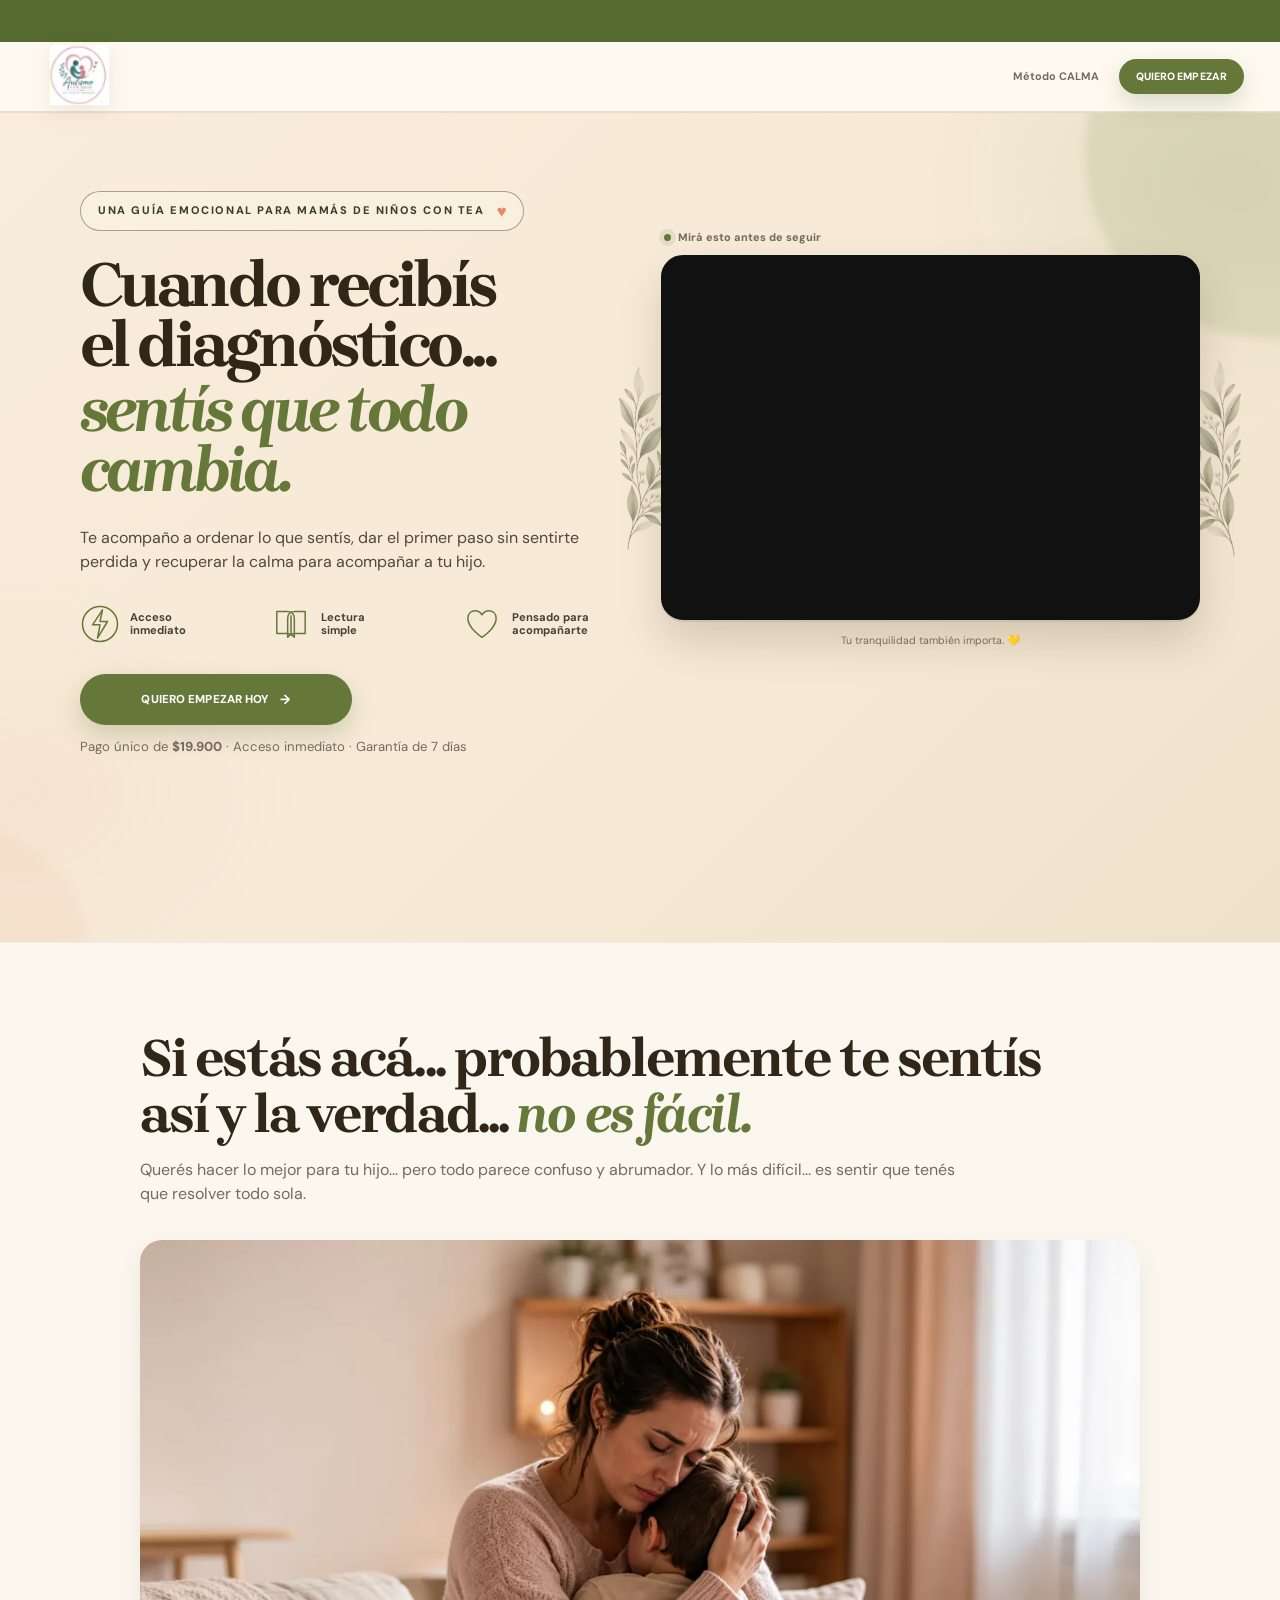
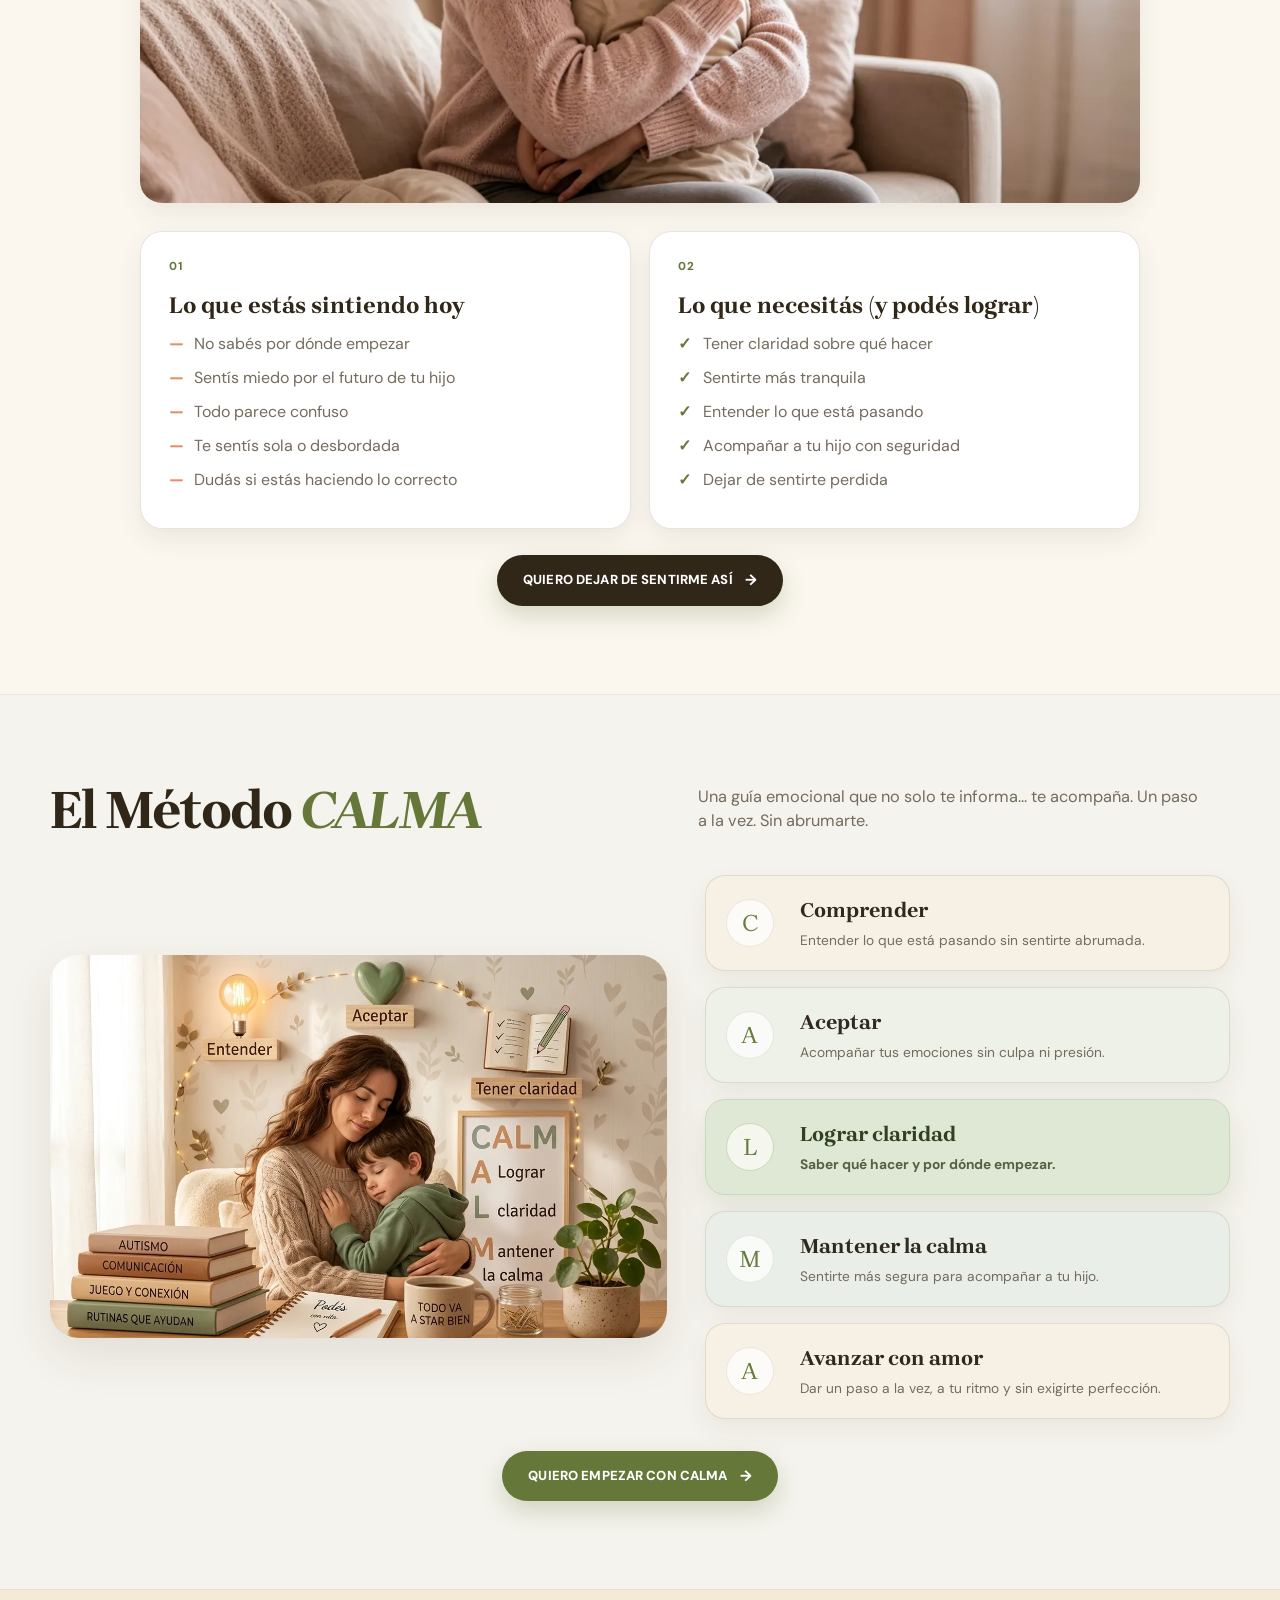
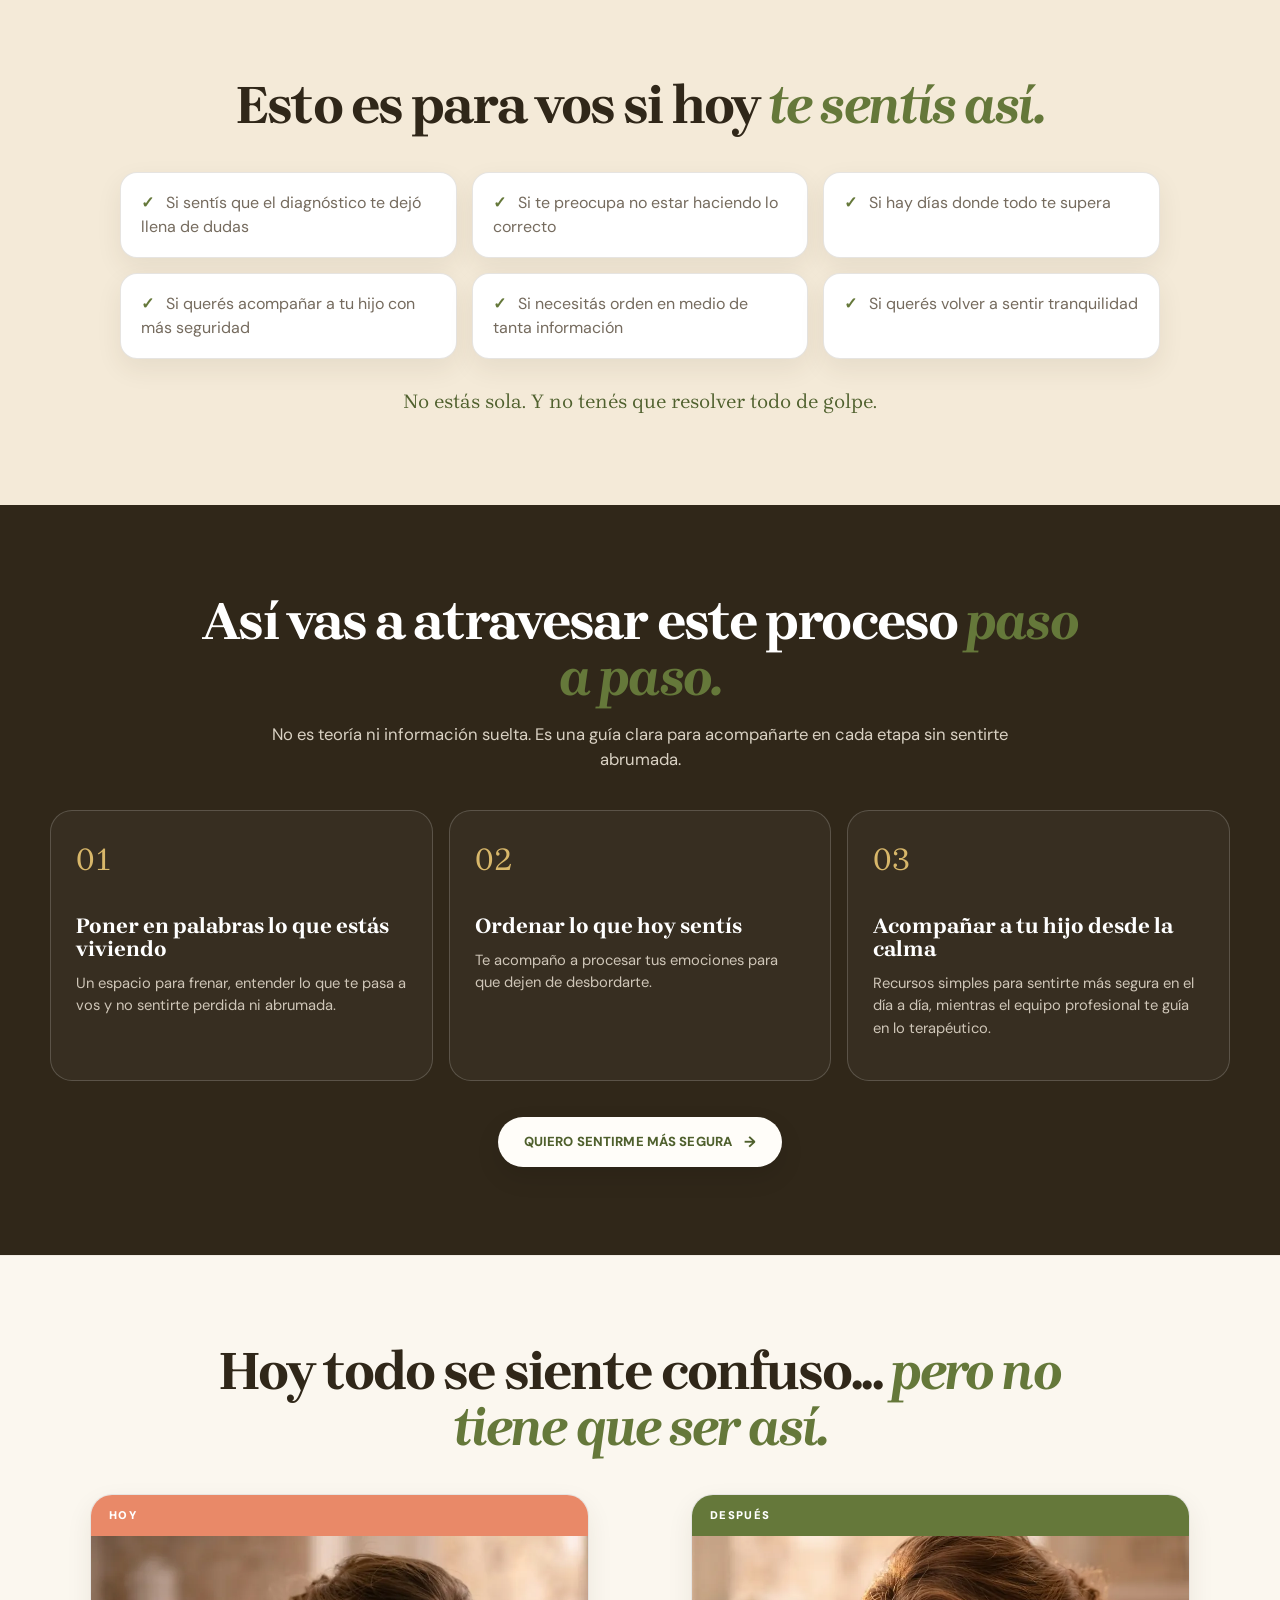
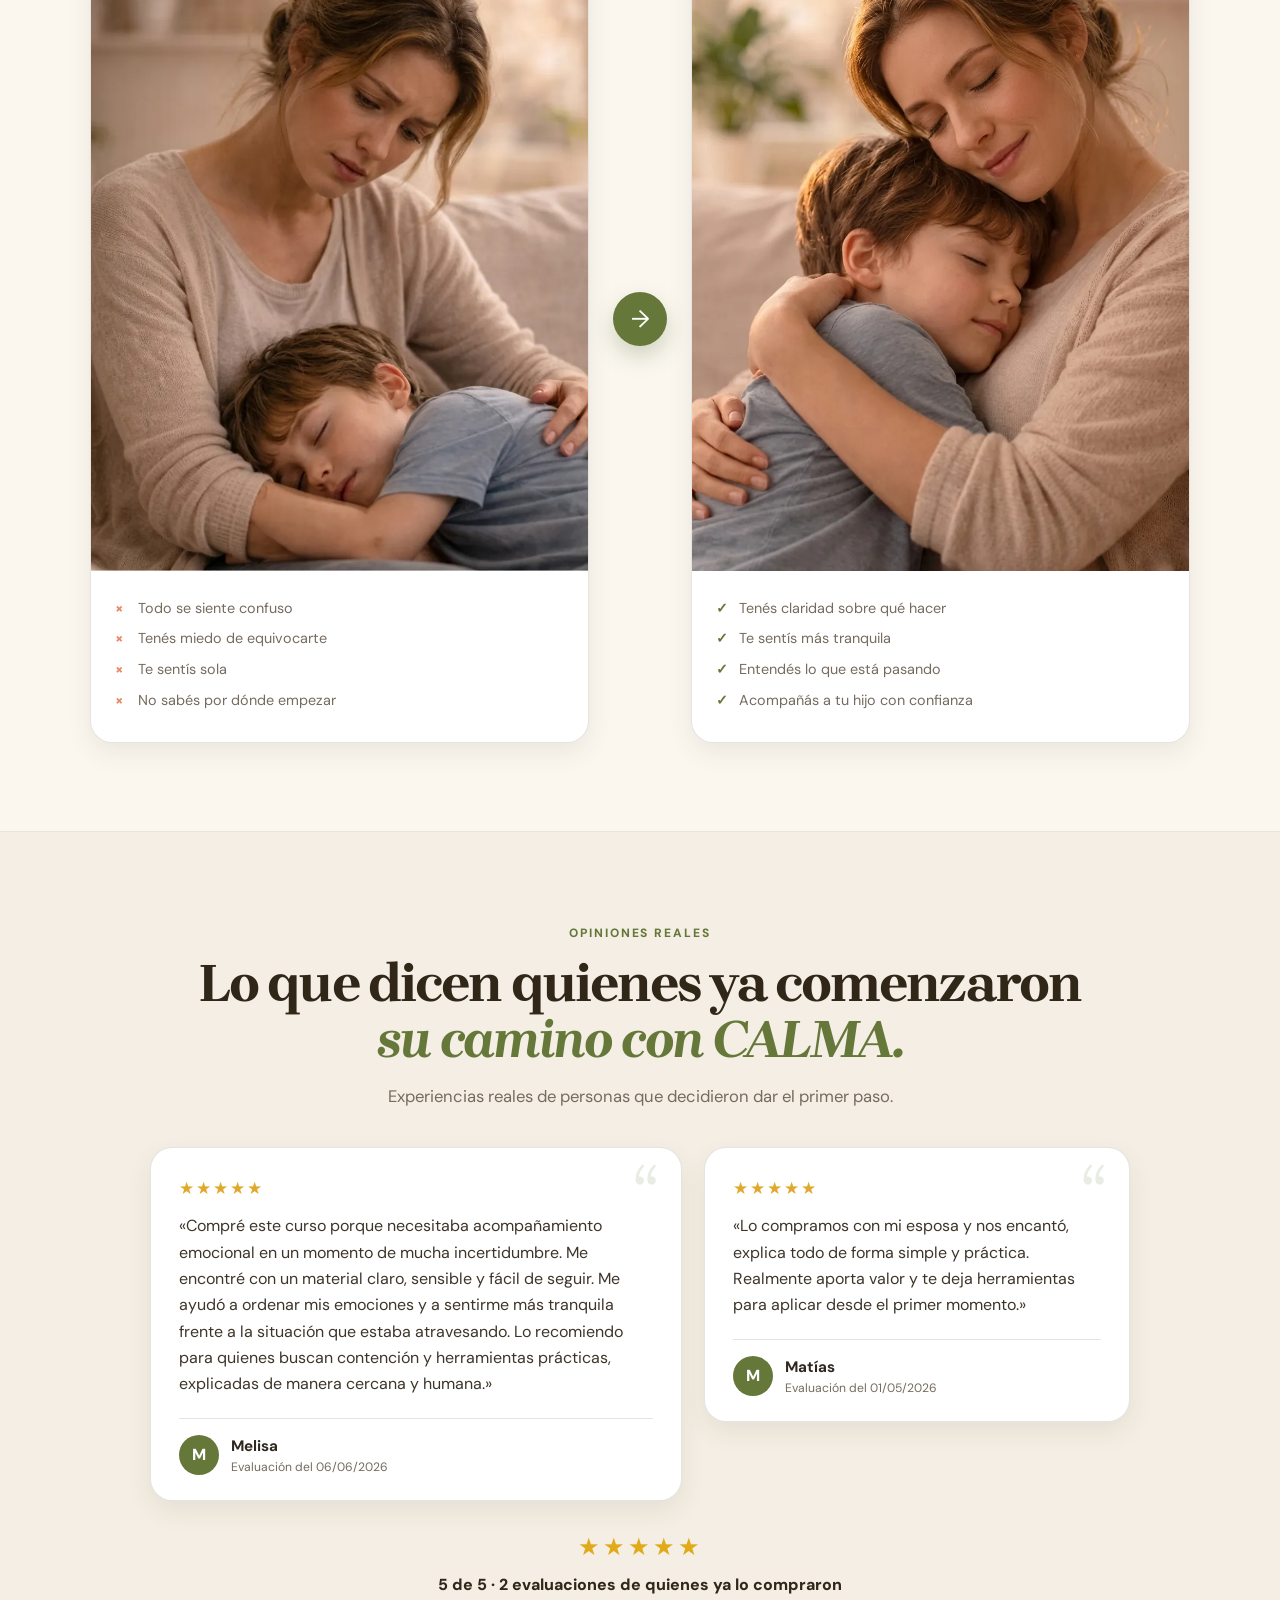
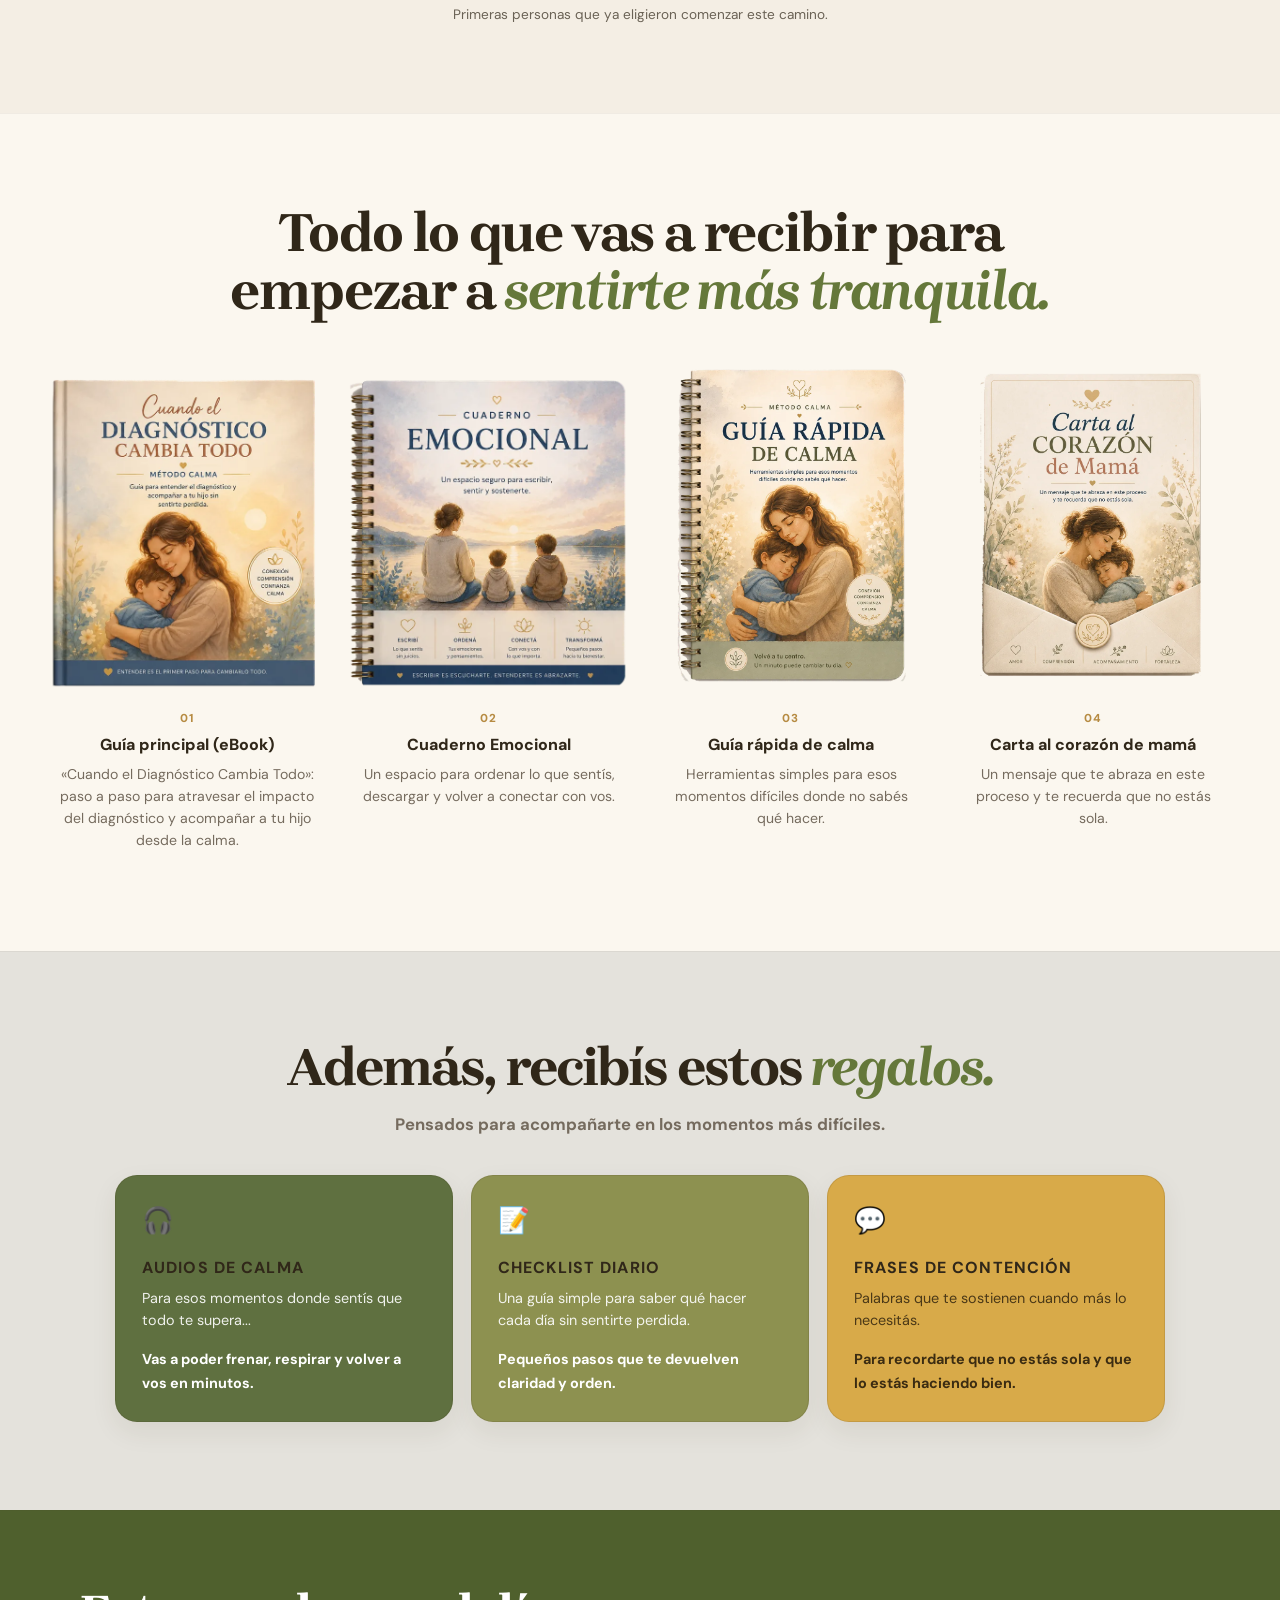
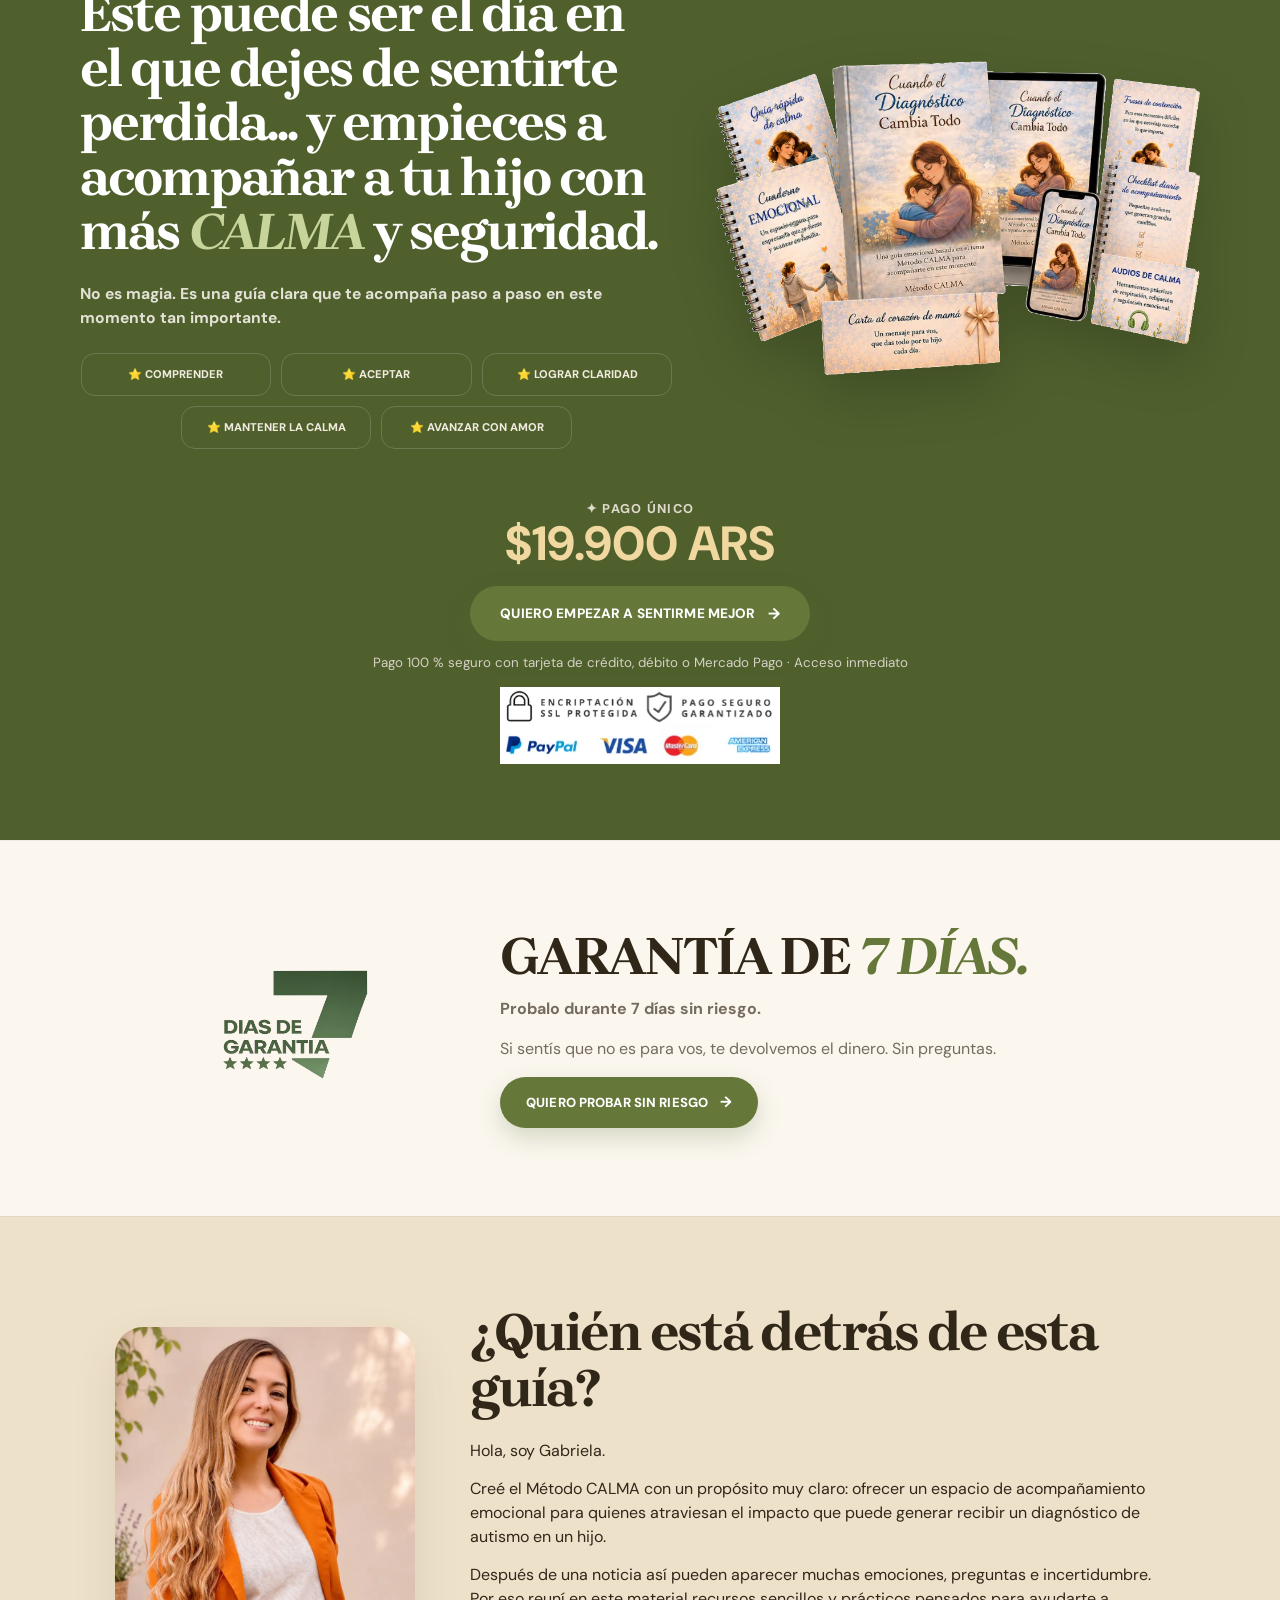
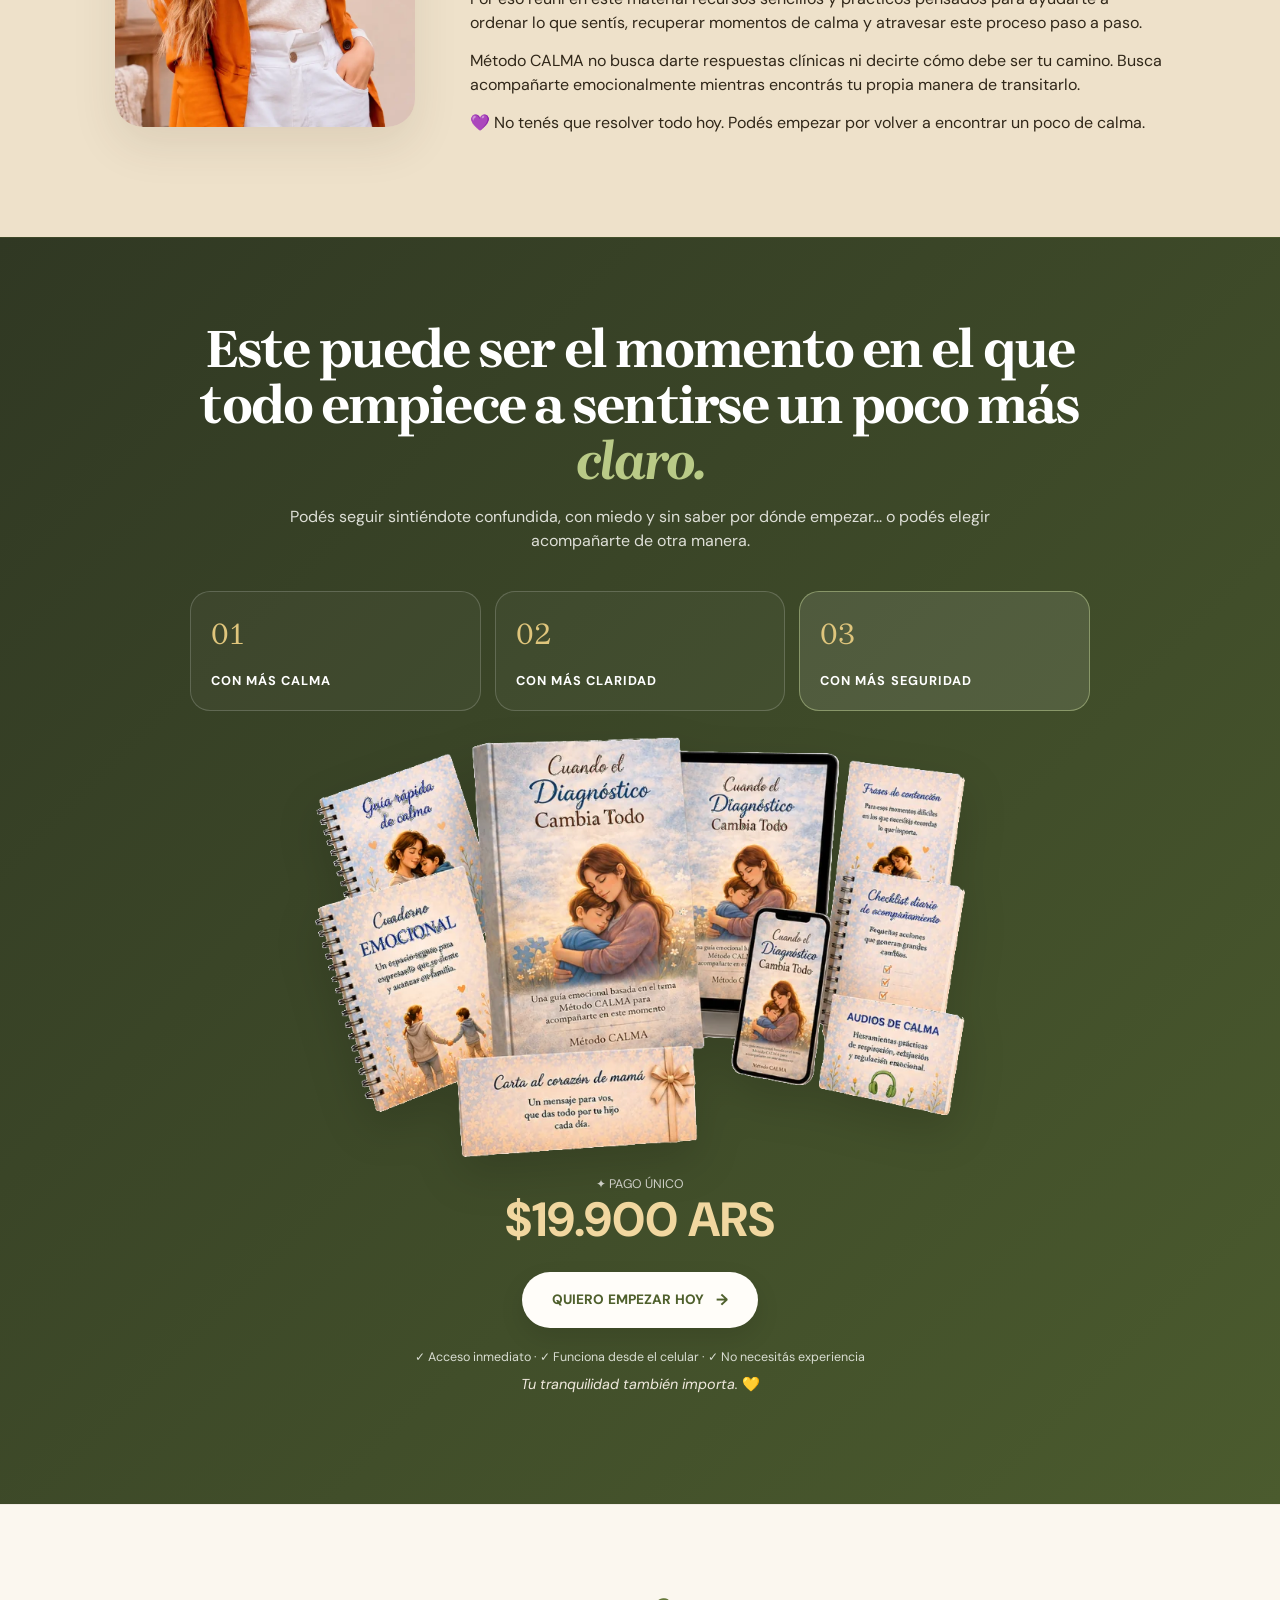
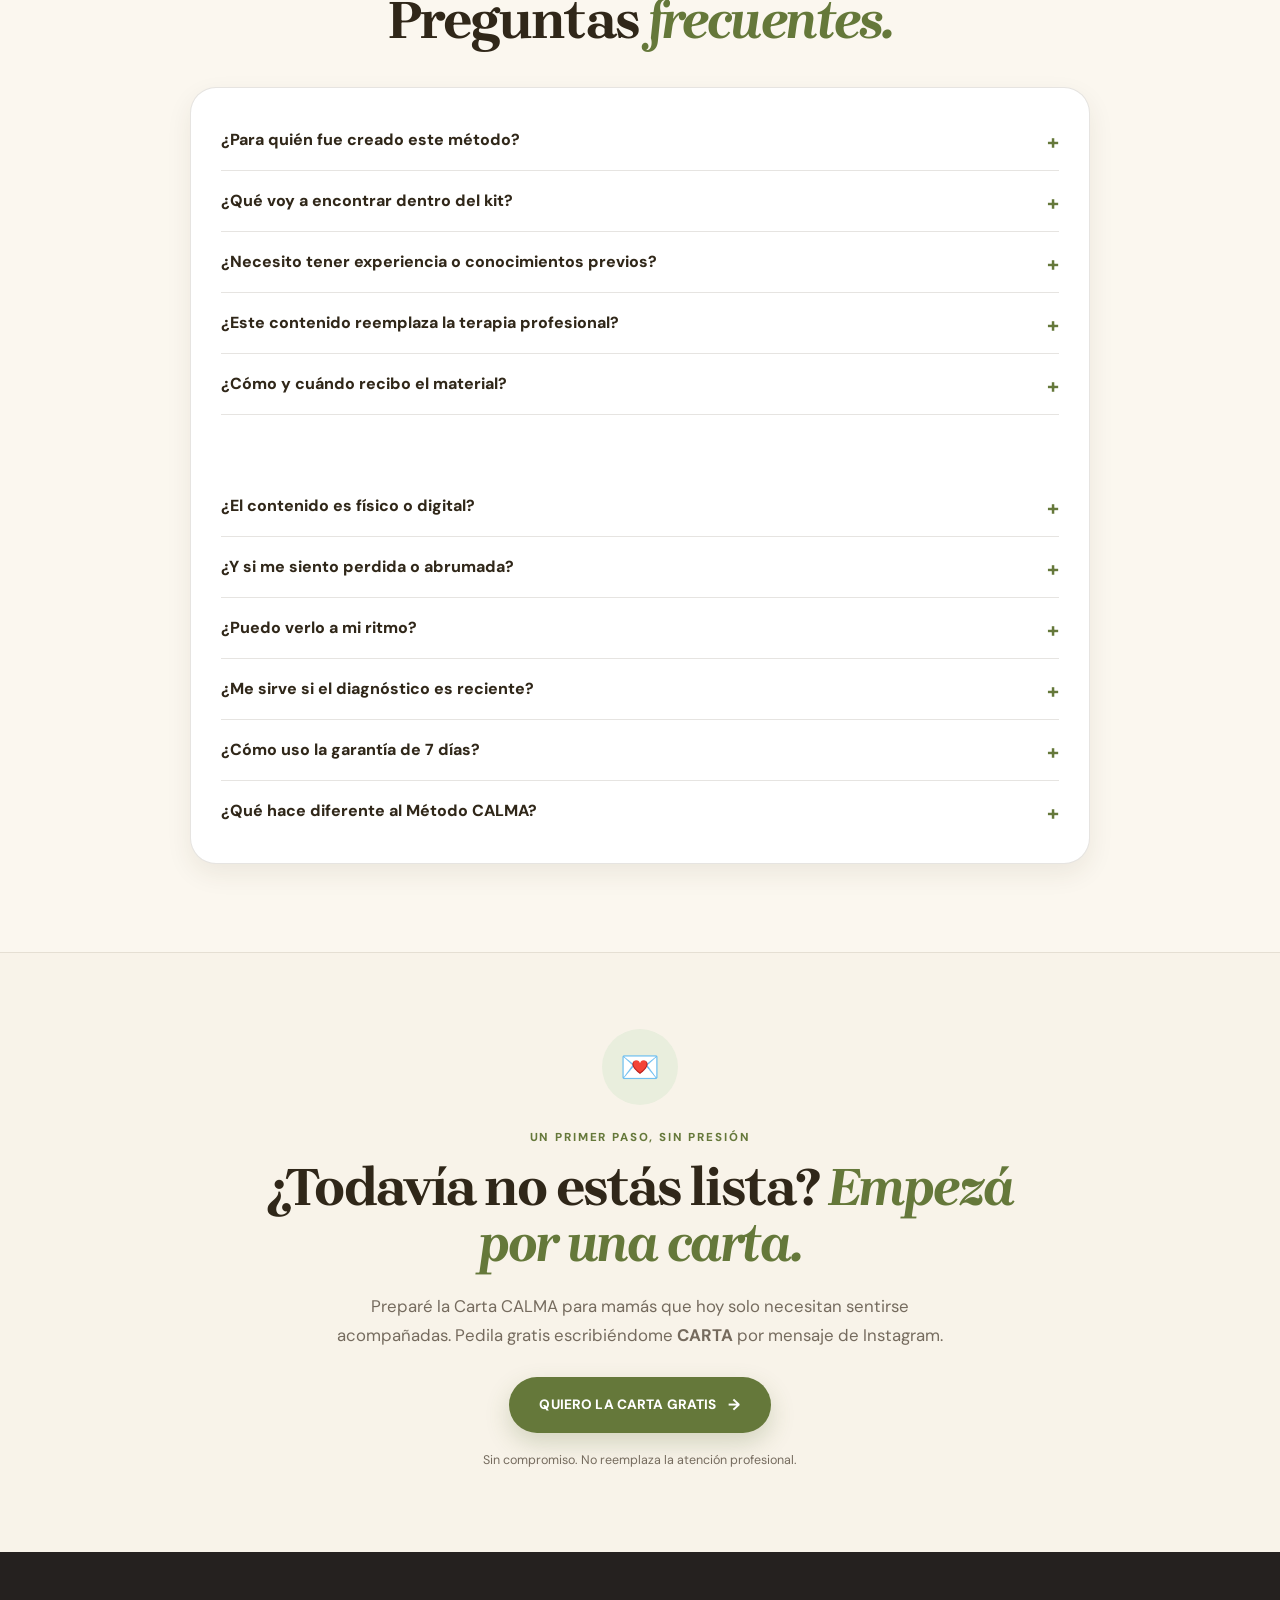
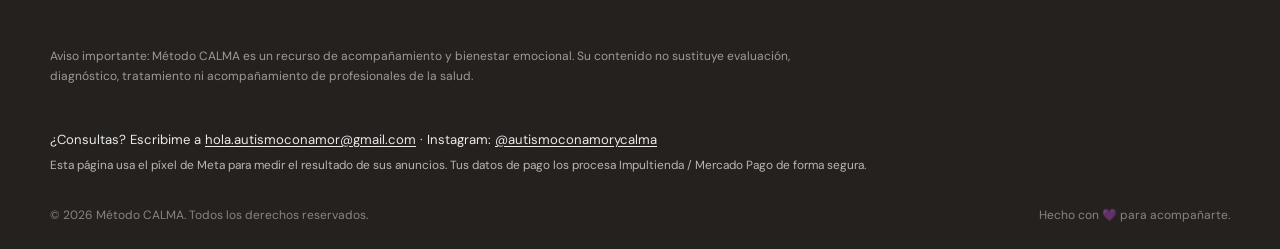
<file: ar/index.html>
<!doctype html>
<html lang="es">
<head>
<meta charset="utf-8">
<meta name="viewport" content="width=device-width,initial-scale=1">
<title>Cuando recibís el diagnóstico... sentís que todo cambia</title>

<meta name="description" content="Una guía emocional para mamás que acaban de recibir el diagnóstico de autismo de su hijo: para ordenar lo que sienten y recuperar la calma, paso a paso.">

<!-- Vista previa al compartir el link (WhatsApp, Facebook, etc.) -->
<meta property="og:type" content="website">
<meta property="og:url" content="https://autismo-metodocalma.online/ar/">
<meta property="og:title" content="Cuando recibís el diagnóstico... sentís que todo cambia">
<meta property="og:description" content="Una guía emocional para mamás: para ordenar lo que sentís y atravesar este proceso paso a paso, con más calma.">
<meta property="og:image" content="https://autismo-metodocalma.online/ar/assets/images/og-image.jpg">
<meta property="og:image:width" content="1200">
<meta property="og:image:height" content="630">
<meta property="og:locale" content="es_AR">

<!-- Ícono de la pestaña -->
<link rel="icon" type="image/png" sizes="16x16" href="assets/images/favicon-16.png">
<link rel="icon" type="image/png" sizes="32x32" href="assets/images/favicon-32.png">
<link rel="icon" type="image/png" sizes="48x48" href="assets/images/favicon-48.png">
<link rel="apple-touch-icon" sizes="180x180" href="assets/images/favicon-180.png">

<link rel="preconnect" href="https://player.vimeo.com">
<link rel="preconnect" href="https://fonts.googleapis.com">
<link rel="preconnect" href="https://fonts.gstatic.com" crossorigin>
<link href="https://fonts.googleapis.com/css2?family=Brygada+1918:ital,wght@0,400;0,500;0,600;0,700;1,400&family=DM+Sans:wght@400;500;600;700;800&display=swap" rel="stylesheet">
<link rel="stylesheet" href="css/styles.css">
<meta name="facebook-domain-verification" content="cskvje4bgt85empkuwn9i5ybemoyxc" />
<meta name="color-scheme" content="light">
<meta name="supported-color-schemes" content="light">

<script>
!function(f,b,e,v,n,t,s)
{if(f.fbq)return;n=f.fbq=function(){n.callMethod?
n.callMethod.apply(n,arguments):n.queue.push(arguments)};
if(!f._fbq)f._fbq=n;
n.push=n;n.loaded=!0;n.version='2.0';n.queue=[];
t=b.createElement(e);t.async=!0;t.src=v;
s=b.getElementsByTagName(e)[0];s.parentNode.insertBefore(t,s)}
(window, document,'script','https://connect.facebook.net/en_US/fbevents.js');
fbq('init', '1498173521900198');
fbq('track', 'PageView');
</script>
<noscript>
<img height="1" width="1" style="display:none"
src="https://www.facebook.com/tr?id=1498173521900198&ev=PageView&noscript=1" alt="">
</noscript>

<script src="https://player.vimeo.com/api/player.js" defer></script>
</head>

<body>

<div class="announcement-bar" style="
    background-color: #556B2F !important;
    color: #ffffff !important;
    display: flex !important;
    align-items: center !important;
    justify-content: flex-start !important;
    overflow: hidden !important;
    white-space: nowrap !important;
    text-align: center !important;
    width: 100% !important;
">
    <div class="announcement-track">
        <div class="announcement-group">
            <span>ACCESO INMEDIATO · GARANTÍA DE 7 DÍAS</span>
            <span>PAGÁS CON CRÉDITO, DÉBITO O MERCADO PAGO</span>
        </div>
        <div class="announcement-group" aria-hidden="true">
            <span>ACCESO INMEDIATO · GARANTÍA DE 7 DÍAS</span>
            <span>PAGÁS CON CRÉDITO, DÉBITO O MERCADO PAGO</span>
        </div>
    </div>
</div>

<header class="topbar">
  <div class="shell bar-inner">
    <a href="#panel-01-portada" class="logo-link">
      <img src="assets/images/logo.png" alt="Método CALMA">
    </a>

    <div class="header-actions">
      <a class="header-market" href="#panel-01-portada">Método CALMA</a>

      <a class="btn btn-small" href="https://metodo-calma-argentina.impultienda.ar/checkout/metodo-calma-embudo-principal" data-checkout>
  QUIERO EMPEZAR
</a>
    </div>
  </div>
</header>

<main>

<section id="panel-01-portada" class="panel hero-panel" data-panel="01" aria-label="Portada y video">
  <div class="hero-glow hero-glow-one"></div>
  <div class="hero-glow hero-glow-two"></div>

  <div class="hero-botanical hero-botanical-left" aria-hidden="true"></div>
  <div class="hero-botanical hero-botanical-right" aria-hidden="true"></div>

  <div class="shell hero-shell">
    <div class="hero-grid">
      <div class="hero-copy-block">
        <div class="hero-badge">UNA GUÍA EMOCIONAL PARA MAMÁS DE NIÑOS CON TEA <span>♥</span></div>

        <h1>Cuando recibís<br>el diagnóstico... <em>sentís que todo cambia.</em></h1>

        <p class="hero-lead">
          Te acompaño a ordenar lo que sentís, dar el primer paso sin sentirte perdida
          y recuperar la calma para acompañar a tu hijo.
        </p>

        <div class="hero-features" aria-label="Beneficios">
          <div class="hero-feature">
            <span class="hero-feature-icon" aria-hidden="true">
              <svg viewBox="0 0 48 48">
                <circle cx="24" cy="24" r="21"></circle>
                <path d="M27 7 15 25h9l-3 16 12-20h-9z"></path>
              </svg>
            </span>
            <strong>Acceso<br>inmediato</strong>
          </div>

          <div class="hero-feature">
            <span class="hero-feature-icon" aria-hidden="true">
              <svg viewBox="0 0 48 48">
                <path d="M7 9h12c6 0 9 3 9 8v23c-2.5-3-5.5-4.5-9-4.5H7z"></path>
                <path d="M41 9H29c-6 0-9 3-9 8v23c2.5-3 5.5-4.5 9-4.5h12z"></path>
                <path d="M24 14v23"></path>
              </svg>
            </span>
            <strong>Lectura<br>simple</strong>
          </div>

          <div class="hero-feature">
            <span class="hero-feature-icon" aria-hidden="true">
              <svg viewBox="0 0 48 48">
                <path d="M24 40S7 29 7 17c0-5.5 3.8-9 9-9 3.7 0 6.4 2.1 8 5 1.6-2.9 4.3-5 8-5 5.2 0 9 3.5 9 9 0 12-17 23-17 23z"></path>
              </svg>
            </span>
            <strong>Pensado para<br>acompañarte</strong>
          </div>
        </div>

        <a class="btn btn-xl hero-main-cta" href="https://metodo-calma-argentina.impultienda.ar/checkout/metodo-calma-embudo-principal" data-checkout>
          QUIERO EMPEZAR HOY <span>→</span>
        </a>
        <p class="hero-price-note">Pago único de <strong>$19.900</strong> · Acceso inmediato · Garantía de 7 días</p>
      </div>
        
      <div class="hero-video-column">
        <div class="video-label"><span class="pulse-dot"></span> Mirá esto antes de seguir</div>

        <div class="video-stage">
          <div class="video-wrap" id="calma-video-wrap">
            <iframe
            id="calma-vimeo"
            src="https://player.vimeo.com/video/1203959106?badge=0&autopause=0&player_id=0&app_id=58479&autoplay=1&muted=1&controls=1&playsinline=1"
            width="1920"
            height="1080"
            frameborder="0"
            allow="autoplay; fullscreen; picture-in-picture; clipboard-write; encrypted-media; web-share"
            referrerpolicy="strict-origin-when-cross-origin"
            title="Cuando recibís el diagnóstico... sentís que todo cambia">
          </iframe>
          </div>
        </div>

        <div class="hero-cta">
          <small>Tu tranquilidad también importa. 💛</small>
        </div>
      </div>
    </div>
  </div>

  <div class="hero-bottom-note">Deslizá para conocer el método <span>↓</span></div>
</section>

<section id="panel-02-situacion" class="panel situation-panel" data-panel="02" aria-label="Situación actual">
  <div class="shell section-shell">
    <div class="section-intro">
      <span class="section-number"></span>
      <div>
        <h2>Si estás acá... probablemente te sentís así y la verdad... <em>no es fácil.</em></h2>
        <p class="intro">Querés hacer lo mejor para tu hijo... pero todo parece confuso y abrumador. Y lo más difícil... es sentir que tenés que resolver todo sola.</p>
      </div>
    </div>
    <div class="feature-image"><img class="wide-photo" src="assets/images/foto-situacion.webp" width="1400" height="788" loading="lazy" decoding="async" alt="Mamá abrazando a su hijo"></div>
    <div class="split-cards">
      <article class="story-card story-negative">
        <div class="story-icon">01</div><h3>Lo que estás sintiendo hoy</h3>
        <ul><li>No sabés por dónde empezar</li><li>Sentís miedo por el futuro de tu hijo</li><li>Todo parece confuso</li><li>Te sentís sola o desbordada</li><li>Dudás si estás haciendo lo correcto</li></ul>
      </article>
      <article class="story-card story-positive">
        <div class="story-icon">02</div><h3>Lo que necesitás (y podés lograr)</h3>
        <ul><li>Tener claridad sobre qué hacer</li><li>Sentirte más tranquila</li><li>Entender lo que está pasando</li><li>Acompañar a tu hijo con seguridad</li><li>Dejar de sentirte perdida</li></ul>
      </article>
    </div>
    <a class="btn btn-dark" href="https://metodo-calma-argentina.impultienda.ar/checkout/metodo-calma-embudo-principal" data-checkout>QUIERO DEJAR DE SENTIRME ASÍ <span>→</span></a>
  </div>
</section>

<section id="panel-04-metodo-calma" class="panel method-panel" data-panel="04" aria-label="Método CALMA">
  <div class="shell section-shell">
    <div class="method-heading">
      <div>
        <h2>El Método <em>CALMA</em></h2>
      </div>
      <p>Una guía emocional que no solo te informa... te acompaña. Un paso a la vez. Sin abrumarte.</p>
    </div>
    <div class="method-layout">
      <div class="method-visual"><img class="method-photo" src="assets/images/foto-metodo.webp" width="1200" height="744" loading="lazy" decoding="async" alt="Método CALMA"></div>
      <div class="calma-grid">
        <article class="calma-card"><span>C</span><div><strong>Comprender</strong><p>Entender lo que está pasando sin sentirte abrumada.</p></div></article>
        <article class="calma-card"><span>A</span><div><strong>Aceptar</strong><p>Acompañar tus emociones sin culpa ni presión.</p></div></article>
        <article class="calma-card featured"><span>L</span><div><strong>Lograr claridad</strong><p><b>Saber qué hacer y por dónde empezar.</b></p></div></article>
        <article class="calma-card"><span>M</span><div><strong>Mantener la calma</strong><p>Sentirte más segura para acompañar a tu hijo.</p></div></article>
        <article class="calma-card"><span>A</span><div><strong>Avanzar con amor</strong><p>Dar un paso a la vez, a tu ritmo y sin exigirte perfección.</p></div></article>
      </div>
    </div>
    <div class="center-action"><a class="btn" href="https://metodo-calma-argentina.impultienda.ar/checkout/metodo-calma-embudo-principal" data-checkout>QUIERO EMPEZAR CON CALMA <span>→</span></a></div>
  </div>
</section>

<section id="panel-05-para-quien" class="panel audience-panel" data-panel="05" aria-label="Para quién es esta guía">
  <div class="shell section-shell narrow-content">
    <div class="center-head">
      <h2>Esto es para vos si hoy <em>te sentís así.</em></h2>
    </div>
    <div class="reasons-grid">
      <p><b>✓</b> Si sentís que el diagnóstico te dejó llena de dudas</p>
      <p><b>✓</b> Si te preocupa no estar haciendo lo correcto</p>
      <p><b>✓</b> Si hay días donde todo te supera</p>
      <p><b>✓</b> Si querés acompañar a tu hijo con más seguridad</p>
      <p><b>✓</b> Si necesitás orden en medio de tanta información</p>
      <p><b>✓</b> Si querés volver a sentir tranquilidad</p>
    </div>
    <p class="reassurance">No estás sola. Y no tenés que resolver todo de golpe.</p>
  </div>
</section>

<section id="panel-06-proceso" class="panel process-panel" data-panel="06" aria-label="Proceso paso a paso">
  <div class="shell section-shell">
    <div class="center-head light">
      <h2>Así vas a atravesar este proceso <em>paso a paso.</em></h2>
      <p class="intro">No es teoría ni información suelta. Es una guía clara para acompañarte en cada etapa sin sentirte abrumada.</p>
    </div>
    <div class="process-grid">
      <article><span>01</span><h3>Poner en palabras lo que estás viviendo</h3><p>Un espacio para frenar, entender lo que te pasa a vos y no sentirte perdida ni abrumada.</p></article>
      <article><span>02</span><h3>Ordenar lo que hoy sentís</h3><p>Te acompaño a procesar tus emociones para que dejen de desbordarte.</p></article>
      <article><span>03</span><h3>Acompañar a tu hijo desde la calma</h3><p>Recursos simples para sentirte más segura en el día a día, mientras el equipo profesional te guía en lo terapéutico.</p></article>
    </div>
    <div class="center-action"><a class="btn btn-light" href="https://metodo-calma-argentina.impultienda.ar/checkout/metodo-calma-embudo-principal" data-checkout>QUIERO SENTIRME MÁS SEGURA <span>→</span></a></div>
  </div>
</section>

<section id="panel-07-antes-despues" class="panel transformation-panel" data-panel="07" aria-label="Antes y después">
  <div class="shell section-shell">
    <div class="center-head">
      <h2>Hoy todo se siente confuso... <em>pero no tiene que ser así.</em></h2>
    </div>
    <div class="before-after">
      <article class="before-card">
        <div class="ba-label">HOY</div>
        <img src="assets/images/foto-antes.webp" width="912" height="1165" loading="lazy" decoding="async" alt="Antes">
        <ul><li>Todo se siente confuso</li><li>Tenés miedo de equivocarte</li><li>Te sentís sola</li><li>No sabés por dónde empezar</li></ul>
      </article>
      <div class="ba-arrow">→</div>
      <article class="after-card">
        <div class="ba-label">DESPUÉS</div>
        <img src="assets/images/foto-despues.webp" width="912" height="1165" loading="lazy" decoding="async" alt="Después">
        <ul><li>Tenés claridad sobre qué hacer</li><li>Te sentís más tranquila</li><li>Entendés lo que está pasando</li><li>Acompañás a tu hijo con confianza</li></ul>
      </article>
    </div>
  </div>
</section>

<section id="panel-08-testimonios" class="panel testimonials-panel" data-panel="08" aria-label="Evaluaciones reales">

  <div class="shell section-shell">

    <div class="center-head">

      <span class="reviews-eyebrow">
        OPINIONES REALES
      </span>

      <h2>
        Lo que dicen quienes ya comenzaron
        <em>su camino con CALMA.</em>
      </h2>

      <p class="intro">
        Experiencias reales de personas que decidieron dar el primer paso.
      </p>

    </div>


    <div class="reviews-cards">

      <figure class="review-card">
        <div class="review-stars" aria-label="5 de 5 estrellas">★★★★★</div>
        <blockquote>
          «Compré este curso porque necesitaba acompañamiento emocional en un momento de mucha incertidumbre. Me encontré con un material claro, sensible y fácil de seguir. Me ayudó a ordenar mis emociones y a sentirme más tranquila frente a la situación que estaba atravesando. Lo recomiendo para quienes buscan contención y herramientas prácticas, explicadas de manera cercana y humana.»
        </blockquote>
        <figcaption>
          <span class="review-avatar" aria-hidden="true">M</span>
          <span><strong>Melisa</strong><small>Evaluación del 06/06/2026</small></span>
        </figcaption>
      </figure>

      <figure class="review-card">
        <div class="review-stars" aria-label="5 de 5 estrellas">★★★★★</div>
        <blockquote>
          «Lo compramos con mi esposa y nos encantó, explica todo de forma simple y práctica. Realmente aporta valor y te deja herramientas para aplicar desde el primer momento.»
        </blockquote>
        <figcaption>
          <span class="review-avatar" aria-hidden="true">M</span>
          <span><strong>Matías</strong><small>Evaluación del 01/05/2026</small></span>
        </figcaption>
      </figure>

    </div>


    <div class="reviews-bottom">

      <div class="reviews-stars">
        ★★★★★
      </div>

      <strong>
        5 de 5 · 2 evaluaciones de quienes ya lo compraron
      </strong>

      <span>
        Primeras personas que ya eligieron comenzar este camino.
      </span>

    </div>

  </div>

</section>

<section id="panel-10-contenido" class="panel products-panel" data-panel="10" aria-label="Contenido del kit">
  <div class="shell section-shell">
    <div class="center-head">
      <h2>Todo lo que vas a recibir para empezar a <em>sentirte más tranquila.</em></h2>
    </div>
    <div class="products-grid">
      <article class="product-card"><div class="product-visual"><img src="assets/images/producto-1-opt.webp" width="1000" height="667" loading="lazy" decoding="async" alt="Guía Principal"></div><span>01</span><h3>Guía principal (eBook)</h3><p>«Cuando el Diagnóstico Cambia Todo»: paso a paso para atravesar el impacto del diagnóstico y acompañar a tu hijo desde la calma.</p></article>
      <article class="product-card"><div class="product-visual"><img src="assets/images/producto-2-opt.webp" width="1000" height="667" loading="lazy" decoding="async" alt="Cuaderno Emocional"></div><span>02</span><h3>Cuaderno Emocional</h3><p>Un espacio para ordenar lo que sentís, descargar y volver a conectar con vos.</p></article>
      <article class="product-card"><div class="product-visual"><img src="assets/images/producto-3-opt.webp" width="800" height="1067" loading="lazy" decoding="async" alt="Guía Rápida de Calma"></div><span>03</span><h3>Guía rápida de calma</h3><p>Herramientas simples para esos momentos difíciles donde no sabés qué hacer.</p></article>
      <article class="product-card"><div class="product-visual"><img src="assets/images/producto-4-opt.webp" width="800" height="1067" loading="lazy" decoding="async" alt="Carta al Corazón de Mamá"></div><span>04</span><h3>Carta al corazón de mamá</h3><p>Un mensaje que te abraza en este proceso y te recuerda que no estás sola.</p></article>
    </div>
  </div>
</section>

<section id="panel-11-regalos" class="panel gifts-panel" data-panel="11" aria-label="Regalos adicionales">
  <div class="shell section-shell">
    <div class="center-head">
      <h2>Además, recibís estos <em>regalos.</em></h2>
      <p class="intro"><strong>Pensados para acompañarte en los momentos más difíciles.</strong></p>
    </div>
    <div class="gifts-grid">
      <article><span>🎧</span><h3>AUDIOS DE CALMA</h3><p>Para esos momentos donde sentís que todo te supera...</p><strong>Vas a poder frenar, respirar y volver a vos en minutos.</strong></article>
      <article><span>📝</span><h3>CHECKLIST DIARIO</h3><p>Una guía simple para saber qué hacer cada día sin sentirte perdida.</p><strong>Pequeños pasos que te devuelven claridad y orden.</strong></article>
      <article><span>💬</span><h3>FRASES DE CONTENCIÓN</h3><p>Palabras que te sostienen cuando más lo necesitás.</p><strong>Para recordarte que no estás sola y que lo estás haciendo bien.</strong></article>
    </div>
  </div>
</section>

<section id="panel-12-oferta" class="panel offer-panel" data-panel="12" aria-label="Oferta principal">
  <div class="shell section-shell">
    <div class="offer-card">
      <div class="offer-copy">
        <h2>Este puede ser el día en el que dejes de sentirte perdida... y empieces a acompañar a tu hijo con más <em>CALMA</em> y seguridad.</h2>
        <p class="offer-sub"><strong>No es magia. Es una guía clara que te acompaña paso a paso en este momento tan importante.</strong></p>
        <div class="benefit-strip benefit-strip-calma"><span>⭐ COMPRENDER</span><span>⭐ ACEPTAR</span><span>⭐ LOGRAR CLARIDAD</span><span>⭐ MANTENER LA CALMA</span><span>⭐ AVANZAR CON AMOR</span></div>
      </div>
      <div class="offer-product"><img src="assets/images/kit-completo.webp" width="850" height="549" loading="lazy" decoding="async" alt="Kit completo Método CALMA"></div>
      <div class="price-box">
        <p class="launch-price-label"> ✦ PAGO ÚNICO </p> <div class="today-price"> <strong>$19.900 ARS</strong> </div>
        <a class="btn btn-xl" href="https://metodo-calma-argentina.impultienda.ar/checkout/metodo-calma-embudo-principal" data-checkout>QUIERO EMPEZAR A SENTIRME MEJOR <span>→</span></a>
        <small>Pago 100 % seguro con tarjeta de crédito, débito o Mercado Pago · Acceso inmediato</small>
        <img class="payment" src="assets/images/pago-seguro.webp" width="397" height="109" loading="lazy" decoding="async" alt="Pago seguro">
      </div>
    </div>
  </div>
</section>

<section id="panel-13-garantia" class="panel guarantee-panel" data-panel="13" aria-label="Garantía de siete días">
  <div class="shell section-shell guarantee-layout">
    <div class="guarantee-mark"><img src="assets/images/garantia-7-dias.webp" width="900" height="600" loading="lazy" decoding="async" alt="7 días de garantía"></div>
    <div>
      <h2>GARANTÍA DE <em>7 DÍAS.</em></h2>
      <p><strong>Probalo durante 7 días sin riesgo.</strong></p>
      <p>Si sentís que no es para vos, te devolvemos el dinero. Sin preguntas.</p>
      <a class="btn" href="https://metodo-calma-argentina.impultienda.ar/checkout/metodo-calma-embudo-principal" data-checkout>QUIERO PROBAR SIN RIESGO <span>→</span></a>
    </div>
  </div>
</section>

<section id="panel-14-autora" class="panel about-panel" data-panel="14" aria-label="Quién está detrás de esta guía">
  <div class="shell about-layout">
    <figure class="about-portrait"><img src="assets/images/gabriela.webp" width="299" height="558" loading="lazy" decoding="async" alt="Gabriela, creadora del Método CALMA"></figure>
    <div class="about-copy">
      <h2>¿Quién está detrás de esta guía?</h2>
      <p>Hola, soy Gabriela.</p>
      <p>Creé el Método CALMA con un propósito muy claro: ofrecer un espacio de acompañamiento emocional para quienes atraviesan el impacto que puede generar recibir un diagnóstico de autismo en un hijo.</p>
      <p>Después de una noticia así pueden aparecer muchas emociones, preguntas e incertidumbre. Por eso reuní en este material recursos sencillos y prácticos pensados para ayudarte a ordenar lo que sentís, recuperar momentos de calma y atravesar este proceso paso a paso.</p>
      <p>Método CALMA no busca darte respuestas clínicas ni decirte cómo debe ser tu camino. Busca acompañarte emocionalmente mientras encontrás tu propia manera de transitarlo.</p>
      <p>💜 No tenés que resolver todo hoy. Podés empezar por volver a encontrar un poco de calma.</p>
    </div>
  </div>
</section>


<section id="panel-15-cierre" class="panel final-panel" data-panel="15" aria-label="Cierre y compra">
  <div class="shell section-shell final-shell">
    <div class="center-head light">
      <h2>Este puede ser el momento en el que todo empiece a sentirse un poco más <em>claro.</em></h2>
      <p class="final-offer-lead">Podés seguir sintiéndote confundida, con miedo y sin saber por dónde empezar... o podés elegir acompañarte de otra manera.</p>
    </div>
    <div class="final-choice-grid">
      <article><span>01</span><strong>CON MÁS CALMA</strong></article>
      <article><span>02</span><strong>CON MÁS CLARIDAD</strong></article>
      <article class="choice-accent"><span>03</span><strong>CON MÁS SEGURIDAD</strong></article>
    </div>
    <div class="final-kit-frame"><img src="assets/images/kit-completo.webp" width="850" height="549" loading="lazy" decoding="async" alt="Kit completo Método CALMA"></div>
    <div class="final-price">

      <p class="launch-price-label">
        ✦ PAGO ÚNICO
      </p>

      <div class="today-price">
       <strong>$19.900 ARS</strong>
      </div>
  
    </div>
    <a class="btn btn-xl btn-light" href="https://metodo-calma-argentina.impultienda.ar/checkout/metodo-calma-embudo-principal" data-checkout>QUIERO EMPEZAR HOY <span>→</span></a>
    <p class="final-trust-line">✓ Acceso inmediato · ✓ Funciona desde el celular · ✓ No necesitás experiencia</p>
    <p class="final-peace"><em>Tu tranquilidad también importa.</em> 💛</p>
  </div>
</section>

<section id="panel-16-faq" class="panel faq-panel" data-panel="16" aria-label="Preguntas frecuentes">
  <div class="shell section-shell narrow-content">
    <div class="center-head">
      <h2>Preguntas <em>frecuentes.</em></h2>
    </div>
    <div class="faq-card">
      <details><summary>¿Para quién fue creado este método?</summary><p>Fue creado para mamás y familias que están atravesando el impacto emocional de recibir un diagnóstico y necesitan acompañamiento, claridad y calma.</p></details>
      <details><summary>¿Qué voy a encontrar dentro del kit?</summary><p>El ebook «Cuando el Diagnóstico Cambia Todo», el Cuaderno Emocional, la Guía rápida de calma y la Carta al corazón de mamá. Y además, de regalo: audios de calma, un checklist diario y frases de contención.</p></details>
      <details><summary>¿Necesito tener experiencia o conocimientos previos?</summary><p>No. Todo está explicado de manera simple, cálida y fácil de aplicar.</p></details>
      <details><summary>¿Este contenido reemplaza la terapia profesional?</summary><p>No. Es un complemento de apoyo emocional y acompañamiento para transitar el proceso con más calma.</p></details>
      <details><summary>¿Cómo y cuándo recibo el material?</summary><p>Apenas se confirma el pago te llega un mail con el acceso a todo el material, al correo que pongas al comprar. Si no lo ves, revisá la carpeta de spam o promociones, o escribime a <a href="mailto:hola.autismoconamor@gmail.com">hola.autismoconamor@gmail.com</a>.</p></details>
      <details><summary>¿Cómo puedo pagar?</summary><p>Con tarjeta de crédito o débito, o con Mercado Pago. Es un pago único de $19.900.</p></details>
      <details><summary>¿El contenido es físico o digital?</summary><p>Es un producto 100 % digital para que puedas acceder desde cualquier lugar.</p></details>
      <details><summary>¿Y si me siento perdida o abrumada?</summary><p>Este método fue pensado justamente para esos momentos. No estás sola en este proceso.</p></details>
      <details><summary>¿Puedo verlo a mi ritmo?</summary><p>Sí. Podés acceder al contenido cuando quieras y avanzar a tu ritmo.</p></details>
      <details><summary>¿Me sirve si el diagnóstico es reciente?</summary><p>Sí. Está pensado especialmente para mamás que recibieron hace poco el diagnóstico de autismo de su hijo y se sienten desbordadas. También te acompaña si ya pasaron algunos meses y todavía te cuesta encontrar calma.</p></details>
      <details><summary>¿Cómo uso la garantía de 7 días?</summary><p>Si dentro de los 7 días posteriores a tu compra sentís que no es para vos, escribime a <a href="mailto:hola.autismoconamor@gmail.com">hola.autismoconamor@gmail.com</a> con el mail con el que compraste y te devuelvo el dinero.</p></details>
      <details><summary>¿Qué hace diferente al Método CALMA?</summary><p>Su enfoque humano, emocional y real. No busca exigirte más, sino ayudarte a sentirte acompañada y comprendida.</p></details>
    </div>
  </div>
</section>

<!-- CARTA CALMA GRATIS -->
<section id="panel-15-carta-gratis" class="panel free-letter-panel" aria-label="Carta CALMA gratis">

  <div class="shell section-shell free-letter-content">

    <span class="free-letter-icon" aria-hidden="true">💌</span>

    <p class="kicker">UN PRIMER PASO, SIN PRESIÓN</p>

    <h2>¿Todavía no estás lista? <em>Empezá por una carta.</em></h2>

    <p class="free-letter-description">
      Preparé la Carta CALMA para mamás que hoy solo necesitan
      sentirse acompañadas. Pedila gratis escribiéndome <strong>CARTA</strong>
      por mensaje de Instagram.
    </p>

    <a
      class="btn btn-xl free-letter-button"
      href="https://ig.me/m/autismoconamorycalma"
      target="_blank"
      rel="noopener noreferrer"
    >
      QUIERO LA CARTA GRATIS <span>→</span>
    </a>

    <p class="free-letter-note">
      Sin compromiso. No reemplaza la atención profesional.
    </p>

  </div>

</section>
<!-- FIN CARTA CALMA GRATIS -->

</main>

<footer class="site-footer">
  <div class="shell footer-inner">

    <div class="footer-disclaimer">
      <p>
        Aviso importante: Método CALMA es un recurso de acompañamiento y bienestar emocional. Su contenido no sustituye evaluación, diagnóstico, tratamiento ni acompañamiento de profesionales de la salud.
      </p>
    </div>

    <div class="footer-contact">
      <p>¿Consultas? Escribime a <a href="mailto:hola.autismoconamor@gmail.com">hola.autismoconamor@gmail.com</a> · Instagram: <a href="https://instagram.com/autismoconamorycalma" target="_blank" rel="noopener">@autismoconamorycalma</a></p>
      <p class="footer-privacy">Esta página usa el píxel de Meta para medir el resultado de sus anuncios. Tus datos de pago los procesa Impultienda / Mercado Pago de forma segura.</p>
    </div>

    <div class="footer-bottom">
      <span>© 2026 Método CALMA. Todos los derechos reservados.</span>
      <span>Hecho con 💜 para acompañarte.</span>
    </div>

  </div>
</footer>

<!-- MEJORAS MOBILE: frase de portada + botón fijo abajo -->
<style>
@media (max-width:768px){
  #panel-01-portada .hero-lead{
    display:block !important;
    order:2;
    max-width:34ch;
    margin:-4px auto 18px;
    text-align:center;
    font-size:.98rem;
    line-height:1.5;
    color:#51493d;
  }
  .sticky-cta{
    position:fixed;left:0;right:0;bottom:0;z-index:900;
    display:flex;align-items:center;gap:12px;
    padding:10px 14px calc(10px + env(safe-area-inset-bottom));
    background:rgba(251,247,239,.97);
    border-top:1px solid var(--line);
    box-shadow:0 -8px 24px rgba(65,50,27,.12);
    transform:translateY(110%);
    transition:transform .3s ease;
  }
  .sticky-cta.is-on{transform:translateY(0)}
  .sticky-cta__price{font-weight:800;color:var(--brown);font-size:1.02rem;line-height:1.15;white-space:nowrap}
  .sticky-cta__price small{display:block;font-weight:500;font-size:.68rem;color:var(--muted)}
  .sticky-cta .btn{flex:1;margin:0;padding:13px 14px;font-size:.8rem;box-shadow:none}
  body{padding-bottom:78px}
}
@media (min-width:769px){.sticky-cta{display:none}}
</style>

<div class="sticky-cta" id="sticky-cta" aria-hidden="true">
  <div class="sticky-cta__price">$19.900<small>Pago único · Garantía 7 días</small></div>
  <a class="btn" href="https://metodo-calma-argentina.impultienda.ar/checkout/metodo-calma-embudo-principal" data-checkout tabindex="-1">QUIERO EMPEZAR <span>→</span></a>
</div>

<script>
/* Botón fijo: aparece cuando ya pasaste el primer botón de compra
   y se esconde cuando hay otro botón de compra a la vista. */
(function(){
  var bar=document.getElementById('sticky-cta');
  var hero=document.querySelector('.hero-main-cta');
  if(!bar||!hero||!('IntersectionObserver' in window)) return;
  var visibles=new Set(), pasoHero=false;
  function update(){
    var on=pasoHero && visibles.size===0;
    bar.classList.toggle('is-on',on);
    bar.setAttribute('aria-hidden',on?'false':'true');
    bar.querySelector('a').tabIndex=on?0:-1;
  }
  var pendiente=false;
  function revisarHero(){
    pendiente=false;
    pasoHero=hero.getBoundingClientRect().bottom<0;
    update();
  }
  window.addEventListener('scroll',function(){
    if(!pendiente){ pendiente=true; requestAnimationFrame(revisarHero); }
  },{passive:true});
  revisarHero();
  var io=new IntersectionObserver(function(es){
    es.forEach(function(e){ e.isIntersecting?visibles.add(e.target):visibles.delete(e.target); });
    update();
  });
  document.querySelectorAll('main a.btn[data-checkout], section a.btn[data-checkout]').forEach(function(a){
    if(!bar.contains(a)) io.observe(a);
  });
})();
</script>

<script src="js/main.js" defer></script>
</body>
</html>
</file>
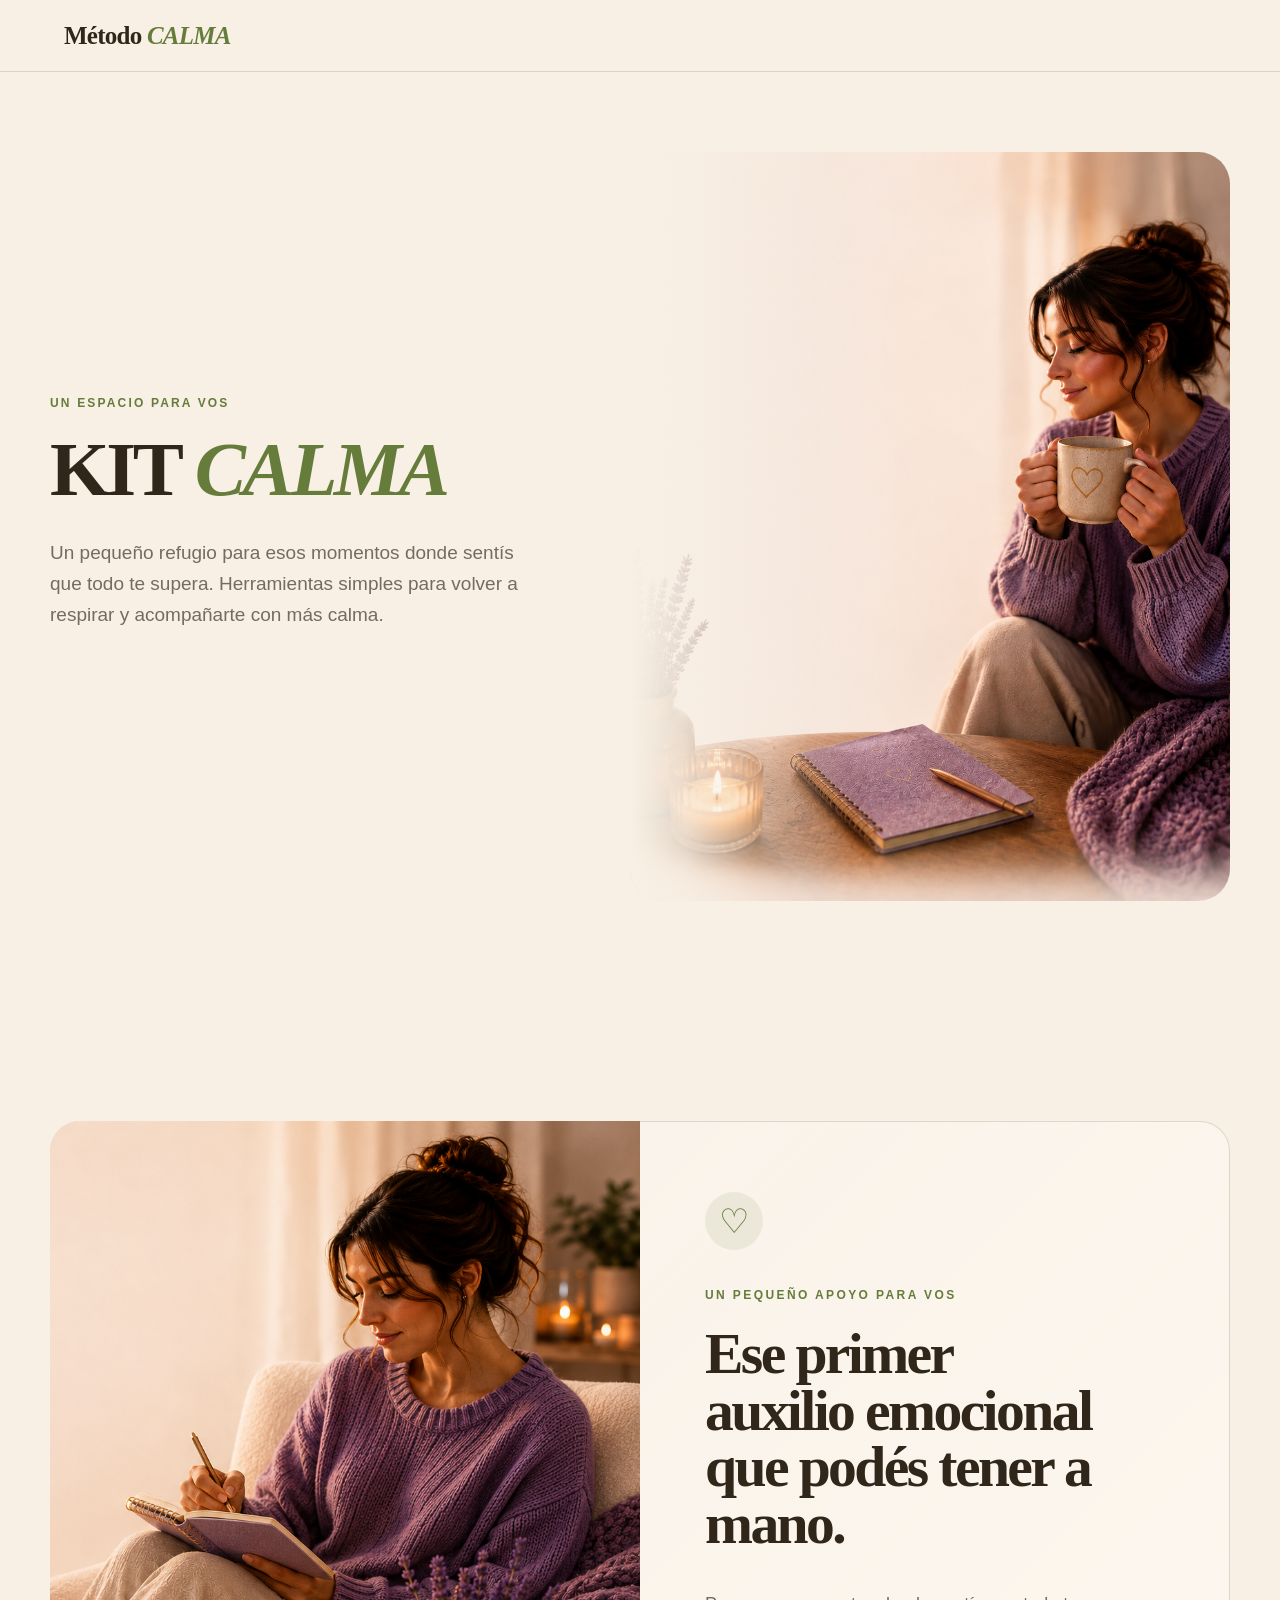
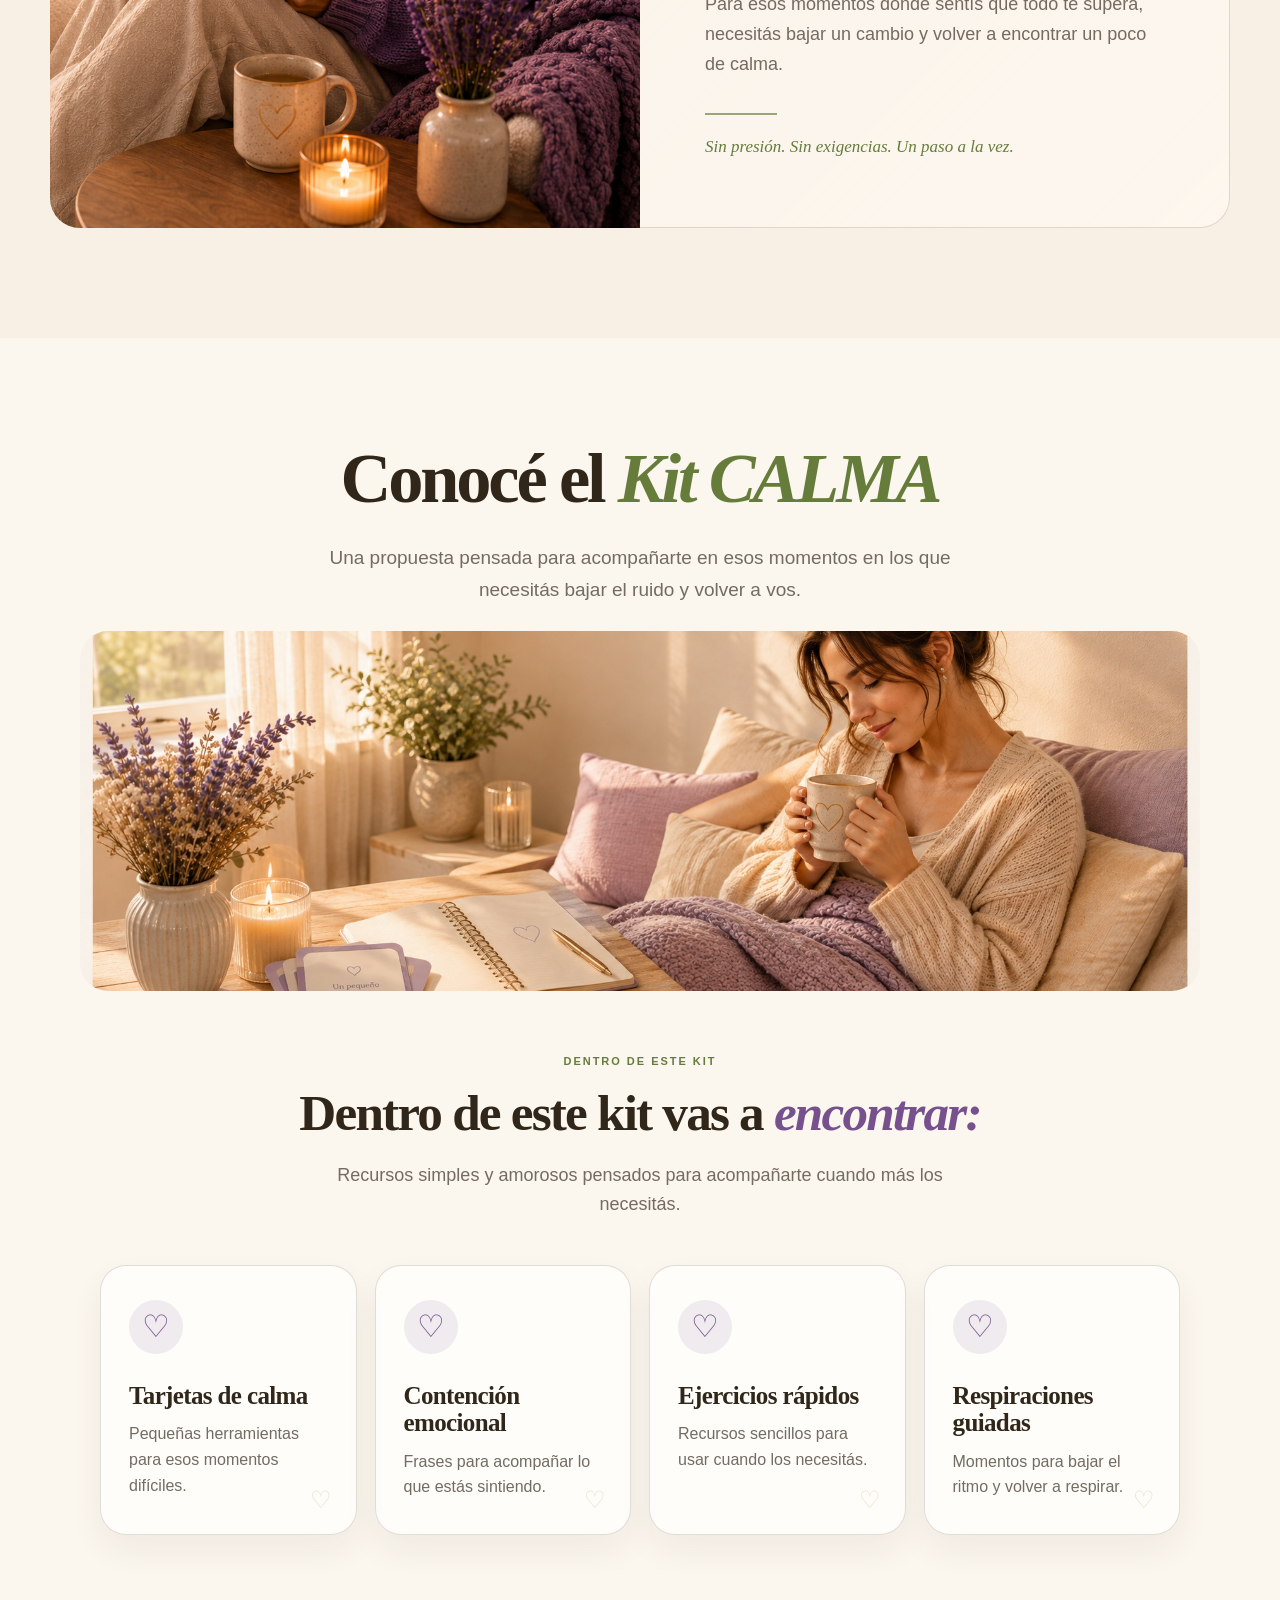
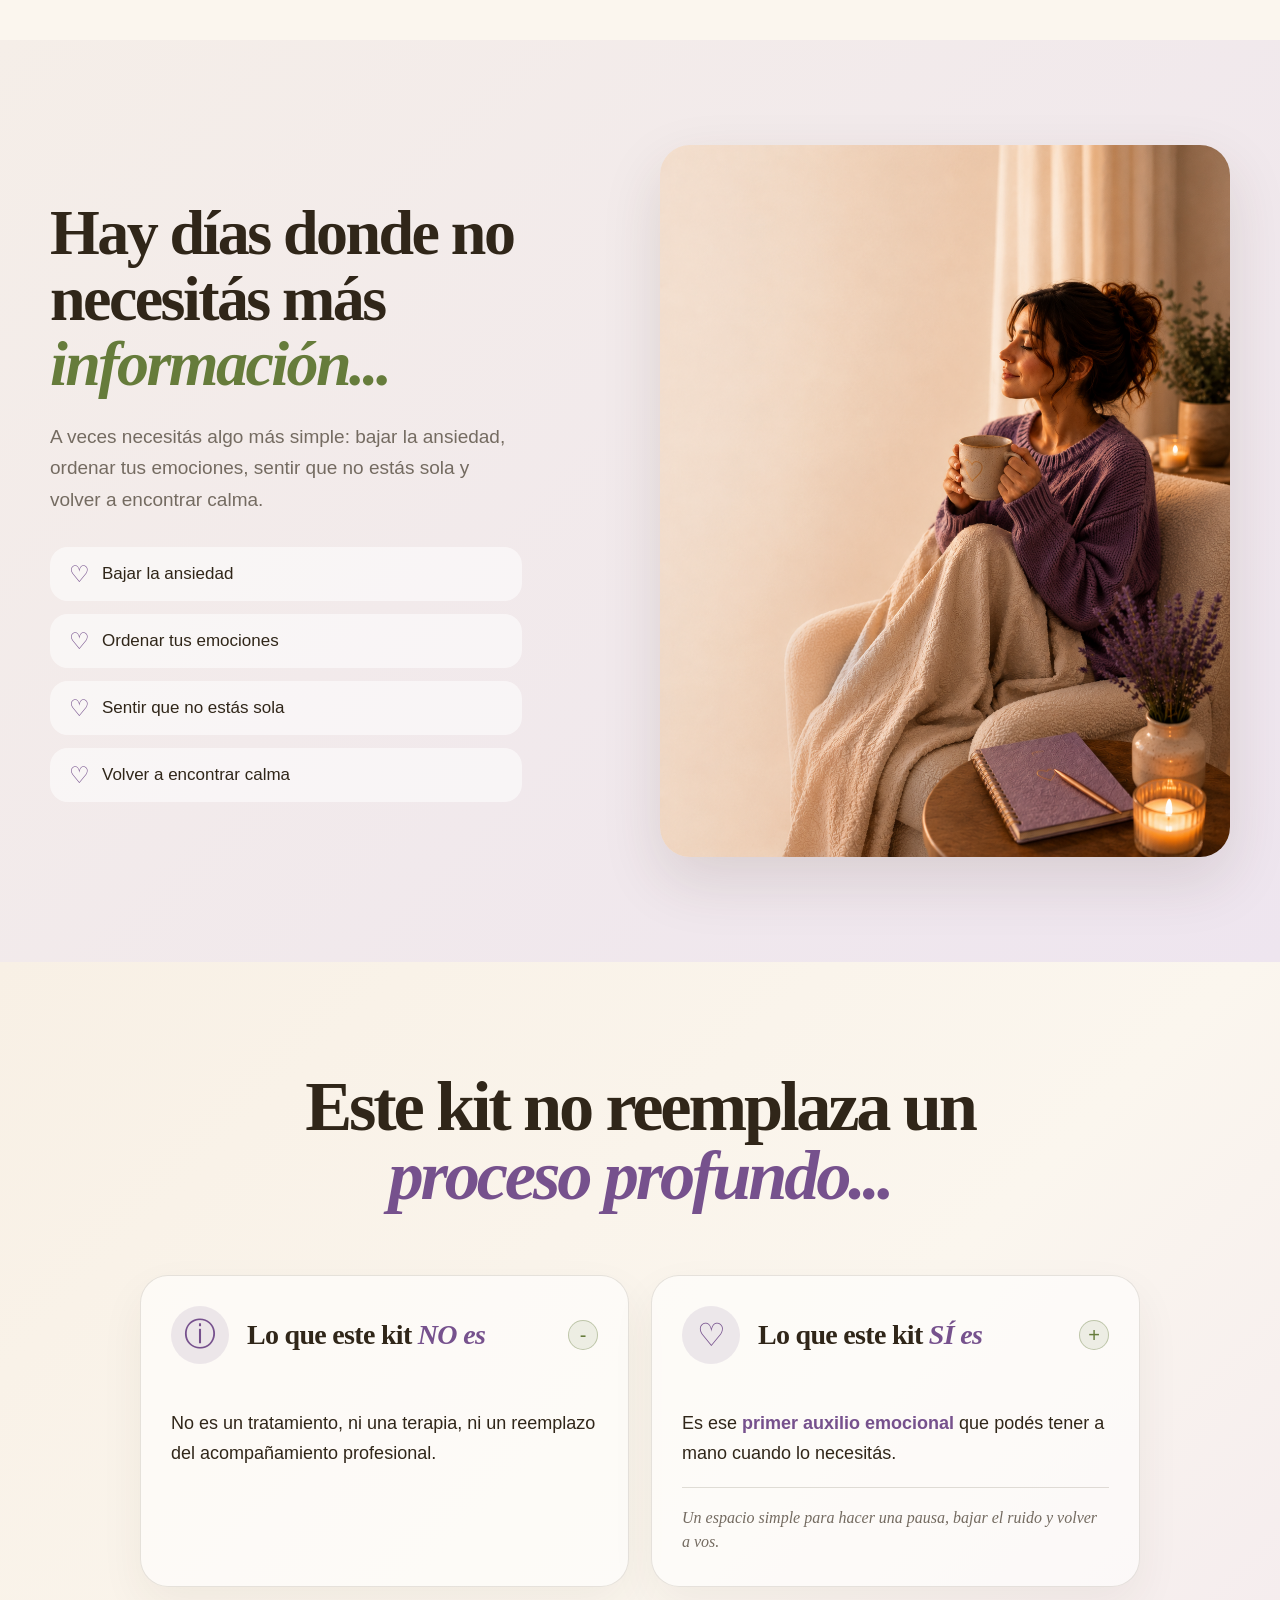
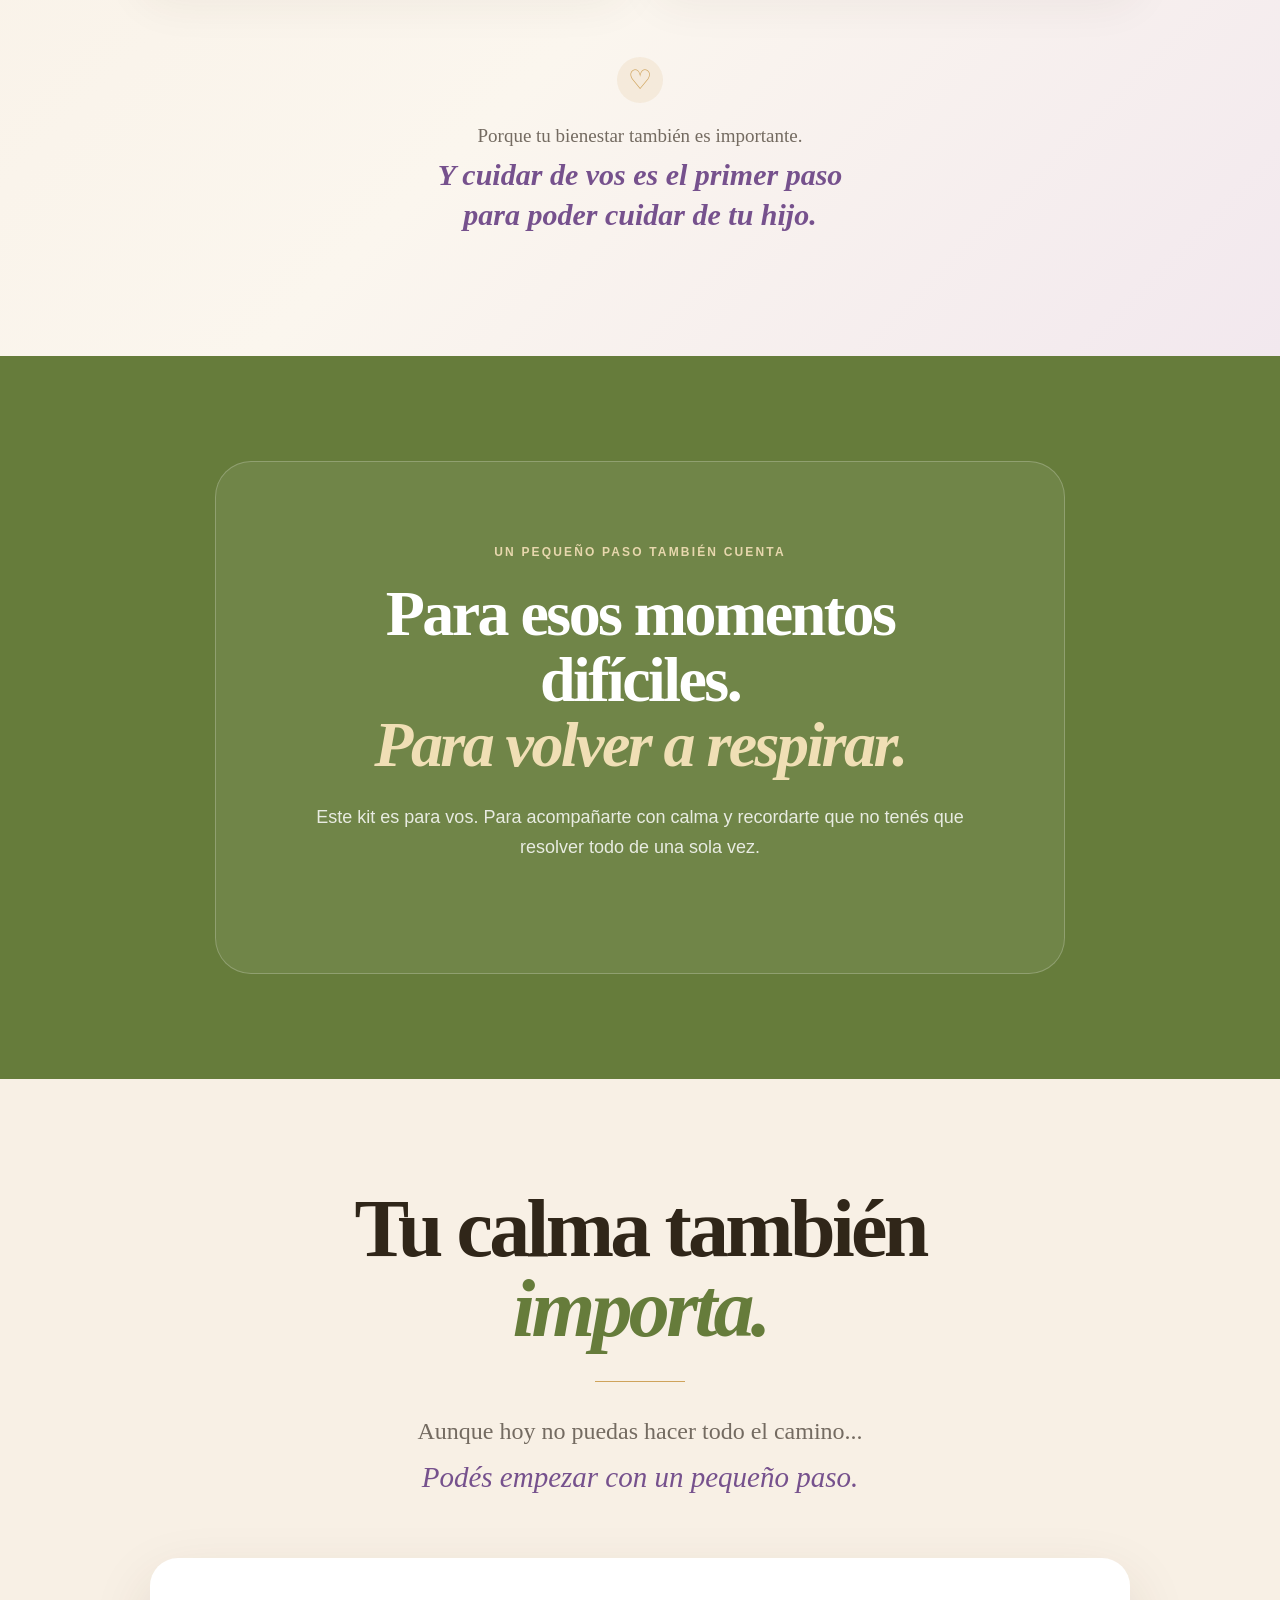
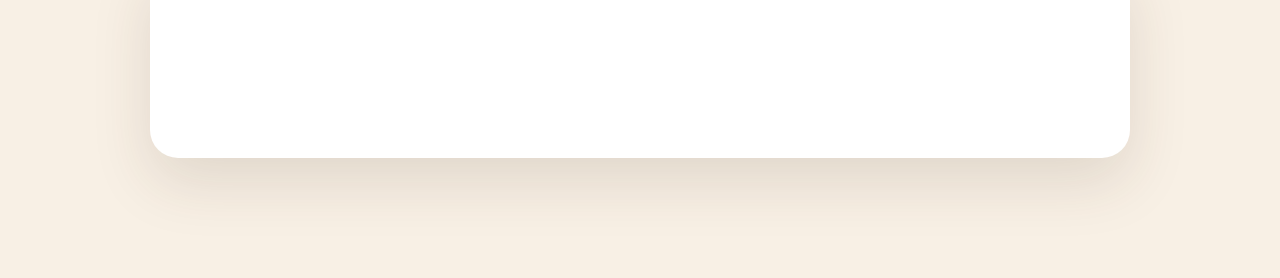
<file: kitcalma/index.html>
<!doctype html>
<html lang="es">
<head>
  <meta charset="utf-8">
  <meta name="viewport" content="width=device-width, initial-scale=1, viewport-fit=cover">
  <meta name="color-scheme" content="light only">
  <title>Kit CALMA | Método CALMA</title>
  <meta name="description" content="Kit CALMA™: herramientas emocionales para acompañarte con calma, un paso a la vez.">
  <meta property="og:title" content="Kit CALMA™ | Método CALMA">
  <meta property="og:description" content="Un pequeño refugio para esos momentos donde sentís que todo te supera.">
  <meta property="og:image" content="assets/images/pagina-1.jpg">
  <meta property="og:type" content="website">
  <link rel="stylesheet" href="css/styles.css">
  <meta name="color-scheme" content="light">
  <meta name="supported-color-schemes" content="light">
</head>

<body>
  <header class="site-header">
    <a class="brand" href="#inicio" aria-label="Volver al inicio">Método <em>CALMA</em></a>
  </header>

  <main id="inicio">

    <!-- HERO -->
    <section class="hero section">
      <div class="shell">
        <div class="hero-copy reveal">
          <span class="eyebrow">UN ESPACIO PARA VOS</span>
          <h1>KIT <em>CALMA</em></h1>
          <p>
            Un pequeño refugio para esos momentos donde sentís que todo te supera.
            Herramientas simples para volver a respirar y acompañarte con más calma.
        </div>

        <div class="hero-image reveal">
          <img src="assets/images/pagina-2.jpg"
               alt="Mujer en un momento de calma con una taza, un cuaderno y velas"
               width="1122" height="1402">
        </div>
      </div>
    </section>

    <!-- SECCIÓN · PRIMER AUXILIO EMOCIONAL -->
<section class="emotional-support section">

  <div class="shell">

    <div class="emotional-grid">

      <!-- IMAGEN -->
      <div class="emotional-image reveal">

        <img
          src="assets/images/pagina-1.jpg"
          alt="Mujer escribiendo en un cuaderno durante un momento de calma"
        >

      </div>


      <!-- CONTENIDO -->
      <div class="emotional-content reveal">

        <div class="emotional-icon">
          ♡
        </div>

        <span class="emotional-eyebrow">
          UN PEQUEÑO APOYO PARA VOS
        </span>

        <h2>
          Ese primer
          <br>
          auxilio emocional
          <br>
          que podés tener a
          <br>
          mano.
        </h2>

        <p>
          Para esos momentos donde sentís que todo te supera,
          necesitás bajar un cambio y volver a encontrar
          un poco de calma.
        </p>

        <div class="emotional-line"></div>

        <div class="emotional-phrase">
          Sin presión. Sin exigencias. Un paso a la vez.
        </div>

      </div>

    </div>

  </div>

</section>

    <!-- KIT CALMA -->
<section id="kit" class="kit-section section">

  <div class="shell">

    <div class="kit-heading reveal">

      <h2>
        Conocé el <em>Kit CALMA</em>
      </h2>

      <p>
        Una propuesta pensada para acompañarte en esos momentos en los que
        necesitás bajar el ruido y volver a vos.
      </p>
    </div>
     <!-- IMAGEN PUENTE -->
     <div class="kit-banner reveal">
      <img
        src="assets/images/pagina-6.jpg"
        alt="Momento de calma y autocuidado con el Kit CALMA"
      >
    </div>
    <div class="kit-content">

      <div class="kit-intro reveal">
        <span class="kit-small-label">
          DENTRO DE ESTE KIT
        </span>

        <h3>
          Dentro de este kit vas a <em>encontrar:</em>
        </h3>

        <p>
          Recursos simples y amorosos pensados para acompañarte
          cuando más los necesitás.
        </p>
      </div>


      <div class="tools-grid">

        <article class="tool-card reveal">
          <div class="tool-icon">♡</div>

          <h4>Tarjetas de calma</h4>

          <p>
            Pequeñas herramientas para esos momentos difíciles.
          </p>
        </article>


        <article class="tool-card reveal">
          <div class="tool-icon">♡</div>

          <h4>Contención emocional</h4>

          <p>
            Frases para acompañar lo que estás sintiendo.
          </p>
        </article>


        <article class="tool-card reveal">
          <div class="tool-icon">♡</div>

          <h4>Ejercicios rápidos</h4>

          <p>
            Recursos sencillos para usar cuando los necesitás.
          </p>
        </article>


        <article class="tool-card reveal">
          <div class="tool-icon">♡</div>

          <h4>Respiraciones guiadas</h4>

          <p>
            Momentos para bajar el ritmo y volver a respirar.
          </p>
        </article>

      </div>

    </div>

  </div>

</section>

    <!-- NECESIDADES -->
    <section class="section lavender-section">
      <div class="shell">
        <div class="split-section">
          <div class="section-heading reveal">
            <h2>Hay días donde no necesitás más <em>información...</em></h2>
            <p>
              A veces necesitás algo más simple: bajar la ansiedad, ordenar tus emociones,
              sentir que no estás sola y volver a encontrar calma.
            </p>

            <ul class="check-list">
              <li>Bajar la ansiedad</li>
              <li>Ordenar tus emociones</li>
              <li>Sentir que no estás sola</li>
              <li>Volver a encontrar calma</li>
            </ul>
          </div>

          <div class="side-image reveal">
            <img src="assets/images/pagina-4.jpg"
                 alt="Mujer tomando una bebida caliente en un momento de calma"
                 width="1122" height="1402"
                 loading="lazy">
          </div>
        </div>
      </div>
    </section>

    <!-- CONTENIDO -->
<section class="calma-content section">
  <div class="shell">

    <!-- ENCABEZADO -->
    <div class="calma-content-heading reveal">

      <h2>
        Este kit no reemplaza un
        <em>proceso profundo...</em>
      </h2>

      

    </div>


    <!-- OPCIONES INTERACTIVAS -->
    <div class="calma-options">

      <!-- OPCIÓN 1 -->
      <article class="calma-option active reveal">

        <button class="calma-option-header" type="button">

          <span class="calma-option-icon">ⓘ</span>

          <span class="calma-option-title">
            Lo que este kit <em>NO es</em>
          </span>

          <span class="calma-option-arrow">-</span>

        </button>

        <div class="calma-option-content">

          <p>
            No es un tratamiento, ni una terapia,
            ni un reemplazo del acompañamiento
            profesional.
          </p>
        </div>

      </article>


      <!-- OPCIÓN 2 -->
      <article class="calma-option active reveal">

        <button class="calma-option-header" type="button">

          <span class="calma-option-icon">♡</span>

          <span class="calma-option-title">
            Lo que este kit <em>SÍ es</em>
          </span>

          <span class="calma-option-arrow">+</span>

        </button>

        <div class="calma-option-content">

          <p>
            Es ese <strong>primer auxilio emocional</strong>
            que podés tener a mano cuando lo necesitás.
          </p>

          <span class="calma-option-note">
            Un espacio simple para hacer una pausa,
            bajar el ruido y volver a vos.
          </span>

        </div>

      </article>

    </div>


    <!-- CIERRE -->
    <div class="calma-content-closing reveal">

      <span class="calma-closing-heart">♡</span>

      <p>
        Porque tu bienestar también es importante.
      </p>

      <strong>
        Y cuidar de vos es el primer paso<br>
        para poder cuidar de tu hijo.
      </strong>

    </div>

  </div>
</section>

    <!-- CIERRE -->
    <section class="closing section">
      <div class="shell narrow">
        <div class="closing-card reveal">
          <span class="eyebrow">UN PEQUEÑO PASO TAMBIÉN CUENTA</span>
          <h2>Para esos momentos difíciles.<br><em>Para volver a respirar.</em></h2>
          <p>
            Este kit es para vos.
Para acompañarte con calma y recordarte que no tenés que resolver todo de una sola vez.
        </div>
      </div>
    </section>

    <!-- CHECKOUT -->
<section id="comprar" class="checkout section">

  <div class="shell narrow">

    <div class="checkout-intro reveal">

      <h2>
        Tu calma también <em>importa.</em>
      </h2>

      <div class="checkout-divider"></div>

      <p class="checkout-lead">
        Aunque hoy no puedas hacer todo el camino...
      </p>

      <p class="checkout-highlight">
        Podés empezar con un pequeño paso.
      </p>

    </div>

    <!-- HOTMART -->
    <div id="hotmart-sales-funnel" class="hotmart-box reveal"></div>

  </div>

</section>

</main>

<!-- HOTMART -->
<script src="https://checkout.hotmart.com/lib/hotmart-checkout-elements.js"></script>

<script>
  checkoutElements.init('salesFunnel').mount('#hotmart-sales-funnel');
</script>

<script src="js/main.js"></script>

</body>
</html>
</file>
<file: css/styles.css>
:root{
  --cream:#f4ead8;
  --cream-soft:#fbf7ef;
  --cream-2:#eee1cc;
  --olive:#65783a;
  --olive-dark:#4f602d;
  --olive-soft:#89995f;
  --brown:#302719;
  --muted:#756b5e;
  --peach:#e98968;
  --gold:#d4a548;
  --white:#fffdf9;
  --line:rgba(62,48,27,.13);
  --shadow:0 18px 45px rgba(65,50,27,.10);
  --shadow-soft:0 10px 26px rgba(65,50,27,.08);
  --radius:24px;
}

*{box-sizing:border-box}
html{scroll-behavior:smooth}
body{margin:0;color:var(--brown);background:var(--cream);font-family:"DM Sans",sans-serif;line-height:1.5;font-size:16px}
body.region-locked{overflow:hidden}
a{text-decoration:none;color:inherit}
button,select{font:inherit}
img{display:block;max-width:100%;height:auto}
.shell{width:min(1180px,calc(100% - 48px));margin:0 auto}
.section-shell{position:relative}
.narrow-content{max-width:1040px}
.center{text-align:center}
.panel{position:relative;overflow:hidden;padding:88px 0;border-top:1px solid rgba(62,48,27,.055)}
.panel>.shell{position:relative;z-index:1}

/* =======================
   TIPOGRAFÍA / ELEMENTOS
   ========================= */
h1,h2,h3{font-family:"Brygada 1918",serif;color:var(--brown)}
h1,h2{letter-spacing:-.035em}
h1{font-size:clamp(3rem,5.4vw,5.25rem);line-height:.98;margin:0 0 24px}
h2{font-size:clamp(2.45rem,4.2vw,4rem);line-height:1.04;margin:0 0 22px}
h3{line-height:1.08}
h1 em,h2 em{font-style:italic;color:var(--olive)}
p{margin:0 0 16px}
.kicker{font-family:"DM Sans",sans-serif;font-size:.72rem;font-weight:800;letter-spacing:.16em;text-transform:uppercase;color:var(--olive);margin:0 0 12px}
.intro{max-width:780px;margin:0 auto;color:var(--muted);font-size:1.04rem}

.btn{display:inline-flex;align-items:center;justify-content:center;gap:12px;border:0;background:var(--olive);color:#fff;padding:14px 26px;border-radius:999px;font-family:"DM Sans",sans-serif;font-weight:800;font-size:.82rem;letter-spacing:.01em;box-shadow:0 10px 25px rgba(84,103,47,.22);transition:transform .2s ease,box-shadow .2s ease,background .2s ease}
.btn:hover{transform:translateY(-2px);background:var(--olive-dark);box-shadow:0 14px 30px rgba(84,103,47,.28)}
.btn span{font-size:1.15em}
.btn-small{margin:0;padding:12px 20px;font-size:.73rem}
.btn-xl{padding:16px 30px;font-size:.85rem}
.btn-light{background:var(--white);color:var(--olive-dark);box-shadow:0 10px 25px rgba(0,0,0,.10)}
.btn-dark{background:var(--brown)}


/* =======================
   HEADER
   ========================= */
.topbar{height:76px;position:relative;z-index:100;background:rgba(255,251,243,.94);border-top:3px solid #2e2c28;border-bottom:1px solid var(--line);backdrop-filter:blur(12px)}
.bar-inner{height:100%;display:flex;align-items:center;justify-content:space-between}
.logo-link{position:relative;display:flex;align-items:center;height:100%;z-index:2}
.logo-link img{width:82px;height:82px;object-fit:contain;filter:drop-shadow(0 5px 10px rgba(60,45,24,.10))}
.header-actions{display:flex;align-items:center;gap:24px;margin-left:auto}
.header-market{font-size:.76rem;font-weight:700;color:var(--muted)}
.header-change-market{border:0;background:transparent;color:var(--muted);font-size:.76rem;cursor:pointer;padding:8px 0;display:inline-flex;gap:6px;align-items:center}
.header-change-market:hover{color:var(--olive)}

/* ========================
   HERO
   ========================= */
.hero-panel{padding:54px 0 42px;background:linear-gradient(135deg,#f7ecda 0%,#f4e8d4 58%,#eee1ca 100%)}
.hero-glow{position:absolute;border-radius:50%;filter:blur(4px);pointer-events:none}
.hero-glow-one{width:360px;height:360px;right:-140px;top:-120px;background:rgba(139,157,91,.18)}
.hero-glow-two{width:300px;height:300px;left:-180px;bottom:-160px;background:rgba(231,168,116,.12)}
.hero-shell{max-width:1180px}
.hero-kicker{font-size:.68rem;font-weight:800;letter-spacing:.15em;color:var(--olive);margin-bottom:18px}
.hero-kicker span{display:inline-block;width:7px;height:7px;background:var(--olive);border-radius:50%;margin-right:8px}
.hero-grid{
  display:grid;
  grid-template-columns:minmax(0,.82fr) minmax(480px,1.18fr);
  gap:70px;
  align-items:center;
}
.hero-copy-block{
  padding:20px 0 10px;
  max-width:600px;
}
.hero-copy-block h1{
  max-width:560px !important;
  width:100%;
  padding-right:45px;
  box-sizing:border-box;
  overflow-wrap:normal;
}

.hero-copy-block h1 span,
.hero-copy-block h1 em{
  max-width:100%;
  white-space:normal !important;
}

.hero-lead{
  font-size:1.08rem;
  line-height:1.5;
  max-width:520px;
  color:#554b3d;
  margin-bottom:10px;
}
.hero-sub{font-size:.98rem;color:var(--muted);max-width:510px}
.hero-trust{display:flex;flex-wrap:wrap;gap:9px;margin-top:25px}
.hero-trust span{font-size:.72rem;font-weight:700;color:#5c6542;border:1px solid rgba(101,120,58,.28);background:rgba(255,255,255,.35);padding:8px 11px;border-radius:999px}
.hero-video-column{min-width:0}
.video-label{display:flex;align-items:center;gap:8px;font-size:.73rem;font-weight:800;color:var(--muted);margin:0 0 10px 4px}
.pulse-dot{width:8px;height:8px;background:var(--olive);border-radius:50%;box-shadow:0 0 0 6px rgba(101,120,58,.12)}
.video-wrap{
  position:relative;
  width:100%;
  aspect-ratio:16/9;
  background:#171612;
  border:4px solid #000;
  border-radius:18px;
  overflow:hidden;
  box-shadow:0 18px 45px rgba(55,42,24,.18);
}
.video-wrap iframe{
  position:absolute;
  inset:0;
  width:100%;
  height:100%;
  border:0;
}

.hero-cta{margin-top:18px;text-align:center}
.hero-cta small{display:block;margin-top:8px;color:var(--muted);font-size:.75rem}
.hero-bottom-note{text-align:center;color:#8a7f70;font-size:.72rem;margin-top:25px}
.hero-bottom-note span{color:var(--olive);font-size:1rem}

/* =========================
   SITUACIÓN
   ========================= */
.situation-panel{background:var(--cream-soft)}
.section-intro{display:grid;grid-template-columns:70px minmax(0,1fr);gap:20px;align-items:start;margin-bottom:34px}
.section-number{font-family:"Brygada 1918",serif;font-size:3.4rem;color:rgba(101,120,58,.22);line-height:1}
.section-intro h2{max-width:920px;margin:0 0 15px}
.section-intro .intro{max-width:820px;margin:0;color:var(--muted);font-size:1rem}
.feature-image{margin:0 auto 28px;max-width:1000px}
.wide-photo{width:100%;height:auto;max-height:none;object-fit:contain;border-radius:22px;box-shadow:var(--shadow-soft)}
.split-cards{display:grid;grid-template-columns:1fr 1fr;gap:18px;max-width:1000px;margin:0 auto}
.story-card{padding:26px 28px;border-radius:22px;background:#fff;border:1px solid var(--line);box-shadow:var(--shadow-soft)}
.story-card h3{font-size:1.45rem;margin:0 0 14px}
.story-icon{font-size:.72rem;font-weight:800;letter-spacing:.12em;color:var(--olive);margin-bottom:18px}
.story-card ul{padding-left:0;list-style:none;margin:0}
.story-card li{position:relative;padding-left:25px;margin:10px 0;color:var(--muted)}
.story-card li:before{content:"✓";position:absolute;left:0;color:var(--olive);font-weight:900}
.story-negative li:before{content:"—";color:var(--peach)}
.situation-panel>.shell>.btn{display:flex;width:max-content;margin:26px auto 0}

/* =========================
   BENEFICIOS — TARJETAS SUAVES
   ========================= */

.benefits-panel {
  background: var(--cream-soft);
  padding-top: 78px;
  padding-bottom: 78px;
}

.center-head {
  text-align: center;
  max-width: 980px;
  margin: 0 auto 38px;
}

.center-head h2 {
  max-width: 900px;
  margin: 0 auto 16px;
}

.center-head .intro {
  max-width: 800px;
}

/* CONTENEDOR DE LAS 4 TARJETAS */
.feelings-grid {
  display: grid;
  grid-template-columns: repeat(4, 1fr);
  gap: 18px;
  align-items: stretch;
}

/* TARJETAS */
.benefit-card {
  min-height: 220px;
  padding: 30px 28px;
  border-radius: 22px;

  border: 1px solid rgba(115, 105, 75, 0.16);

  display: flex;
  flex-direction: column;
  justify-content: space-between;
  text-align: left;

  box-shadow: 0 12px 30px rgba(70, 55, 30, 0.06);

  transition:
    transform 0.25s ease,
    box-shadow 0.25s ease;
}

/* =========================
   COLORES SUAVES
   ========================= */

/* 01 — beige cálido */
.feelings-grid .benefit-card:nth-child(1) {
  background: #F5EBDD;
}

/* 02 — verde salvia muy suave */
.feelings-grid .benefit-card:nth-child(2) {
  background: #E8EEDB;
}

/* 03 — crema rosado */
.feelings-grid .benefit-card:nth-child(3) {
  background: #F7EDE5;
}

/* 04 — verde grisáceo */
.feelings-grid .benefit-card:nth-child(4) {
  background: #E9EFE7;
}

/* =========================
   QUITAMOS EL VERDE FUERTE
   DE LA TARJETA "FEATURED"
   ========================= */

.benefit-card.featured {
  background: #E8EEDB;
  border-color: rgba(91, 113, 53, 0.18);
  color: var(--ink);

  box-shadow: 0 14px 32px rgba(70, 90, 45, 0.10);

  transform: none;
}

.benefit-card.featured:hover {
  transform: translateY(-5px);
}

/* =========================
   HOVER GENERAL
   ========================= */

.benefit-card:hover {
  transform: translateY(-5px);
  box-shadow: 0 18px 38px rgba(70, 55, 30, 0.10);
}

/* =========================
   NUMERACIÓN
   ========================= */

.benefit-index {
  font-size: 0.7rem;
  font-weight: 800;
  letter-spacing: 0.12em;
  color: #B7823C;
}

/* =========================
   TÍTULOS
   ========================= */

.benefit-card h3 {
  font-size: 1.45rem;
  line-height: 1.12;
  margin: 28px 0 10px;
  color: var(--ink);
}

/* IMPORTANTE:
   el featured ya NO pone el texto blanco */
.benefit-card.featured h3 {
  color: var(--ink);
}

/* =========================
   DESCRIPCIÓN
   ========================= */

.benefit-card p {
  color: var(--muted);
  margin: 0;
  font-size: 0.92rem;
  line-height: 1.5;
}

.benefit-card.featured p {
  color: var(--muted);
}

.benefit-card.featured .benefit-index {
  color: #B7823C;
}

/* =========================
   TABLET
   ========================= */

@media (max-width: 1000px) {
  .feelings-grid {
    grid-template-columns: repeat(2, 1fr);
  }

  .benefit-card {
    min-height: 200px;
  }
}

/* =========================
   CELULAR
   ========================= */

@media (max-width: 640px) {
  .benefits-panel {
    padding-top: 58px;
    padding-bottom: 58px;
  }

  .center-head {
    margin-bottom: 28px;
  }

  .feelings-grid {
    grid-template-columns: 1fr;
    gap: 14px;
  }

  .benefit-card {
    min-height: 175px;
    padding: 24px 22px;
    border-radius: 18px;
  }

  .benefit-card h3 {
    font-size: 1.3rem;
    margin: 22px 0 8px;
  }

  .benefit-card p {
    font-size: 0.9rem;
  }
}

/* =========================
   MÉTODO CALMA
   ========================= */
.method-panel{background:#f5f3ed}
.method-heading{display:grid;grid-template-columns:1.05fr .95fr;gap:60px;align-items:end;margin-bottom:36px}
.method-heading h2{margin:0}
.method-heading>p{color:var(--muted);font-size:1.02rem;max-width:510px;margin:0 0 5px}
.method-layout{display:grid;grid-template-columns:minmax(0,1.08fr) minmax(390px,.92fr);gap:38px;align-items:center}
.method-visual{border-radius:28px;overflow:hidden;box-shadow:var(--shadow)}
.method-photo{width:100%;height:auto;max-height:none;object-fit:contain;border-radius:0;margin:0}
.calma-grid{
  display:grid;
  grid-template-columns:1fr;
  gap:16px;
}

.calma-card{
  min-height:96px;
  display:grid;
  grid-template-columns:58px 1fr;
  align-items:center;
  gap:16px;
  border:1px solid rgba(118,104,70,.16);
  border-radius:20px;
  padding:16px 20px;
  box-shadow:0 10px 26px rgba(74,64,42,.07);
  color:#30291f;
  transition:transform .25s ease, box-shadow .25s ease;
}

/* 1 · COMPRENDER — arena suave */
.calma-card:nth-child(1){
  background:#f7f1e5;
}

/* 2 · ACEPTAR — verde salvia muy suave */
.calma-card:nth-child(2){
  background:#edf1e8;
}

/* 3 · LOGRAR CLARIDAD — lavanda/beige muy suave */
.calma-card:nth-child(3){
  background:#f1eee8;
}

/* 4 · MANTENER LA CALMA — verde grisáceo */
.calma-card:nth-child(4){
  background:#e9efe8;
}

.calma-card:nth-child(5){
  background:#f7f1e5;
}

.calma-card:hover{
  transform:translateY(-3px);
  box-shadow:0 14px 30px rgba(74,64,42,.11);
}

.calma-card>span{
  width:48px;
  height:48px;
  border-radius:50%;
  display:grid;
  place-items:center;
  background:rgba(255,255,255,.72);
  border:1px solid rgba(118,104,70,.14);
  color:#657d3b;
  font-family:"Brygada 1918",serif;
  font-size:1.5rem;
}

.calma-card strong{
  font-family:"Brygada 1918",serif;
  font-size:1.3rem;
  color:#30291f;
}

.calma-card p{
  margin:4px 0 0;
  color:#746b5e;
  font-size:.86rem;
}

/* TARJETA DESTACADA — verde salvia, no verde fuerte */
.calma-card.featured{
  background:#dfe8d4;
  border-color:#cbd8bd;
  color:#304020;
  box-shadow:0 14px 32px rgba(91,111,54,.13);
}

.calma-card.featured>span{
  background:#f5f7ef;
  color:#657d3b;
  border-color:#cbd8bd;
}

.calma-card.featured strong{
  color:#304020;
}

.calma-card.featured p{
  color:#536145;
}

.calma-card.featured p b{
  color:#536145;
}
.center-action{text-align:center;margin-top:32px}

/* =========================
   AUDIENCIA / PROCESO
   ========================= */
.audience-panel{background:var(--cream)}
.reasons-grid{display:grid;grid-template-columns:repeat(3,1fr);gap:15px;max-width:1040px;margin:30px auto 0}
.reasons-grid p{background:#fff;border:1px solid var(--line);border-radius:17px;padding:18px 20px;color:var(--muted);box-shadow:var(--shadow-soft);margin:0}
.reasons-grid b{color:var(--olive);margin-right:8px}
.reassurance{text-align:center;font-family:"Brygada 1918",serif;font-size:1.25rem;margin:28px 0 0;color:var(--olive-dark)}
.process-panel{background:var(--brown);color:#fff}
.process-panel h2,.process-panel .kicker{color:#fff}
.process-panel .kicker{opacity:.72}
.process-panel .intro{color:#d9d1c3}
.process-grid{display:grid;grid-template-columns:repeat(3,1fr);gap:16px;margin:36px 0}
.process-grid article{min-height:220px;border:1px solid rgba(255,255,255,.18);border-radius:22px;padding:25px;background:rgba(255,255,255,.035)}
.process-grid span{font-family:"Brygada 1918",serif;font-size:2rem;color:#d8b76a}
.process-grid h3{color:#fff;font-size:1.35rem;margin:30px 0 12px}
.process-grid p{color:#cfc6b8;font-size:.92rem}

/* =========================
   TRANSFORMACIÓN — FOTOS GRANDES Y COMPLETAS
   ========================= */
.transformation-panel{background:var(--cream-soft)}
.before-after{display:grid;grid-template-columns:minmax(0,1fr) 54px minmax(0,1fr);gap:24px;align-items:center;max-width:1100px;margin:0 auto}
.before-card,.after-card{background:#fff;border:1px solid var(--line);border-radius:22px;overflow:hidden;box-shadow:var(--shadow-soft)}
.ba-label{padding:12px 18px;font-size:.7rem;font-weight:900;letter-spacing:.12em;color:#fff}
.before-card .ba-label{background:var(--peach)}
.after-card .ba-label{background:var(--olive)}
.before-after article img{width:100%;height:auto;display:block;object-fit:contain;border-radius:0}
.before-after ul{list-style:none;padding:18px 24px 22px;margin:0}
.before-after li{position:relative;padding-left:23px;margin:9px 0;color:var(--muted);font-size:.9rem}
.before-card li:before{content:"×";position:absolute;left:0;color:var(--peach);font-weight:900}
.after-card li:before{content:"✓";position:absolute;left:0;color:var(--olive);font-weight:900}
.ba-arrow{width:54px;height:54px;border-radius:50%;background:var(--olive);color:#fff;display:grid;place-items:center;font-size:1.5rem;box-shadow:0 10px 22px rgba(83,102,47,.25)}

/* =========================
   TESTIMONIOS
   ========================= */
.testimonials-panel{background:#f4eee4}
.testimonials-grid{display:grid;grid-template-columns:repeat(3,1fr);gap:18px}
.testimonials-grid blockquote{margin:0;background:#fff;border:1px solid var(--line);border-radius:22px;overflow:hidden;box-shadow:var(--shadow-soft);padding:0 0 24px}
.testimonials-grid img{
  width:100%;
  height:210px;
  object-fit:cover;
  object-position:center top;
  display:block;
}
.testimonials-grid blockquote:nth-child(3) img {
  object-position: center 45%;
}
.quote-mark{font-family:"Brygada 1918",serif;font-size:4rem;color:var(--olive);line-height:.7;margin:22px 24px 10px}
.testimonials-grid p{padding:0 24px;color:var(--muted);font-size:.94rem;line-height:1.65}
.testimonials-grid footer{padding:0 24px;font-weight:800;font-size:.78rem;color:var(--brown)}
.social-proof{text-align:center;margin-top:28px;color:var(--olive);font-weight:800}

/* =========================
   KIT PRINCIPAL — VERSION PRO
   ========================= */

.kit-panel{
  background:#eee3d1;
  padding:86px 0 92px;
}

.kit-panel > .shell{
  width:min(100% - 90px, 1340px);
}

/* Título */
.kit-heading{
  max-width:780px;
  margin:0 0 42px;
}

.kit-heading .kicker{
  margin-bottom:18px;
}

.kit-heading h2{
  margin:0 0 18px;
  font-size:clamp(3rem, 4.6vw, 5rem);
  line-height:.98;
  letter-spacing:-.045em;
}

.kit-heading > p:last-child{
  margin:0;
  color:var(--muted);
  font-size:1.05rem;
  line-height:1.5;
}


/* ---------------------------------
   CONTENIDO PRINCIPAL
   --------------------------------- */

.kit-showcase{
  display:grid;

  /*
    La imagen ocupa más espacio.
    La lista queda perfectamente alineada
    a la derecha.
  */
  grid-template-columns:minmax(0, 1.08fr) minmax(430px, .92fr);

  gap:64px;
  align-items:center;

  margin:0;
}


/* ---------------------------------
   IMAGEN DEL KIT
   --------------------------------- */

.kit-image-box{
  width:100%;
  max-width:760px;

  margin:0;
  padding:0;

  background:transparent;
  border:0;
  border-radius:0;
  box-shadow:none;

  overflow:visible;

  display:flex;
  align-items:center;
  justify-content:center;
}

.kit-image-box .kit-photo{
  display:block;

  width:100%;
  max-width:760px;
  height:auto;

  margin:0;
  padding:0;

  object-fit:contain;
  object-position:center;

  border:0;
  border-radius:0;
  box-shadow:none;
}


/* ---------------------------------
   LISTA DE CONTENIDOS
   --------------------------------- */

.kit-includes{
  width:100%;
  display:flex;
  flex-direction:column;

  margin:0;
  padding:0;
}

.kit-includes > div{
  display:grid;

  /*
    Número chico + contenido.
    Evita que el texto se comprima
    como en tu captura.
  */
  grid-template-columns:42px minmax(0,1fr);

  column-gap:18px;

  align-items:start;

  padding:25px 0;

  border-bottom:1px solid rgba(82,67,45,.16);
}

.kit-includes > div:first-child{
  border-top:1px solid rgba(82,67,45,.16);
}


/* Número */

.kit-includes span{
  display:block;

  padding-top:3px;

  font-family:"DM Sans",sans-serif;
  font-size:.72rem;
  font-weight:900;

  letter-spacing:.08em;

  color:#c19037;
}


/* Título */

.kit-includes h3{
  margin:0 0 7px;

  font-family:"DM Sans",sans-serif;

  font-size:1rem;
  font-weight:800;

  line-height:1.25;
  letter-spacing:.055em;

  color:#292318;
}


/* Descripción */

.kit-includes p{
  max-width:430px;

  margin:0;

  color:var(--muted);

  font-size:.98rem;
  line-height:1.55;
}


/* ---------------------------------
   EFECTO VISUAL DE LA IMAGEN
   --------------------------------- */

.kit-image-box .kit-photo{
  transform:translateY(4px);
  transition:transform .35s ease;
}

.kit-image-box:hover .kit-photo{
  transform:translateY(-3px);
}


/* ---------------------------------
   TABLET
   --------------------------------- */

@media (max-width:1000px){

  .kit-panel{
    padding:70px 0 76px;
  }

  .kit-panel > .shell{
    width:min(100% - 50px, 900px);
  }

  .kit-showcase{
    grid-template-columns:minmax(0,1fr) minmax(320px,.9fr);
    gap:38px;
  }

  .kit-heading h2{
    font-size:clamp(2.8rem,5.5vw,4rem);
  }

  .kit-includes > div{
    grid-template-columns:34px minmax(0,1fr);
    column-gap:13px;
    padding:21px 0;
  }

}


/* ---------------------------------
   MOBILE
   --------------------------------- */

@media (max-width:700px){

  .kit-panel{
    padding:55px 0 60px;
  }

  .kit-panel > .shell{
    width:min(100% - 30px, 600px);
  }

  .kit-heading{
    max-width:none;
    margin-bottom:28px;
  }

  .kit-heading h2{
    font-size:clamp(2.35rem,10vw,3.2rem);
    line-height:1;
  }

  .kit-heading > p:last-child{
    font-size:.95rem;
  }

  .kit-showcase{
    display:flex;
    flex-direction:column;
    gap:32px;

    align-items:stretch;
  }

  .kit-image-box{
    width:100%;
    max-width:none;

    order:1;
  }

  .kit-image-box .kit-photo{
    width:100%;
    max-width:620px;
    margin:0 auto;
  }

  .kit-includes{
    order:2;
  }

  .kit-includes > div{
    grid-template-columns:34px minmax(0,1fr);
    column-gap:12px;

    padding:19px 0;
  }

  .kit-includes h3{
    font-size:.9rem;
  }

  .kit-includes p{
    font-size:.9rem;
    line-height:1.5;
  }

}


/* ---------------------------------
   MOBILE CHICO
   --------------------------------- */

@media (max-width:430px){

  .kit-panel{
    padding:46px 0 52px;
  }

  .kit-panel > .shell{
    width:calc(100% - 24px);
  }

  .kit-heading h2{
    font-size:2.25rem;
  }

  .kit-heading .kicker{
    font-size:.66rem;
  }

  .kit-includes > div{
    padding:17px 0;
  }

}

/* =========================================================
   PRODUCTOS · 4 LIBROS
   Mantiene el HTML original
   ========================================================= */

.products-panel{
  background:var(--cream-soft);
  padding:82px 0 92px;
}

.products-panel .section-shell{
  width:min(1180px, calc(100% - 50px));
  margin:0 auto;
}


/* ---------- TÍTULO ---------- */

.products-panel .center-head{
  max-width:850px;
  margin:0 auto 5px;
  text-align:center;
}

.products-panel .center-head .kicker{
  margin-bottom:18px;
}

.products-panel .center-head h2{
  margin:0;
  font-size:clamp(2.5rem,4.3vw,4.2rem);
  line-height:1.05;
  letter-spacing:-.025em;
}

.products-panel .center-head h2 em{
  color:var(--olive);
  font-style:italic;
}


/* ---------- 4 PRODUCTOS ---------- */

.products-grid{
  display:grid;
  grid-template-columns:repeat(4,minmax(0,1fr));
  gap:30px;
  align-items:start;
}


/* ---------- TARJETA ---------- */

.product-card{
  background:transparent;
  border:0;
  text-align:center;
  padding:0 8px;
  min-width:0;
}


/* ---------- IMAGEN PNG ---------- */

.product-visual{
  height:330px;

  display:flex;
  align-items:center;
  justify-content:center;

  background:transparent;
  border:0;
  border-radius:0;
  box-shadow:none;

  padding:0;
  margin:0 0 22px;

  overflow:visible;
}

.product-visual img{
  display:block;
  width:100%;
  height:100%;
  object-fit:contain;
  mix-blend-mode:normal;
}


/* ---------- TÍTULO DEL PRODUCTO ---------- */

.product-card h3{
  margin:0 0 10px;

  font-family:"DM Sans",sans-serif;

  font-size:1rem;
  font-weight:800;
  line-height:1.25;

  color:var(--brown);
}


/* ---------- TEXTO ---------- */

.product-card p{
  max-width:245px;
  margin:0 auto;

  color:var(--muted);

  font-size:.9rem;
  line-height:1.55;
}


/* =========================================================
   TABLET
   ========================================================= */

@media(max-width:1050px){

  .products-grid{
    grid-template-columns:repeat(2,minmax(0,1fr));
    gap:48px 30px;
  }

  .product-visual{
    height:310px;
  }

}


/* =========================================================
   CELULAR
   ========================================================= */

@media(max-width:600px){

  .products-panel{
    padding:58px 0 68px;
  }

  .products-panel .section-shell{
    width:calc(100% - 30px);
  }

  .products-panel .center-head{
    margin-bottom:34px;
  }

  .products-panel .center-head .kicker{
    font-size:.68rem;
    margin-bottom:15px;
  }

  .products-panel .center-head h2{
    font-size:2.35rem;
    line-height:1.04;
  }

  .products-grid{
    grid-template-columns:1fr 1fr;
    gap:38px 14px;
  }

  .product-card{
    padding:0 3px;
  }

  .product-visual{
    height:220px;
    margin-bottom:16px;
  }

  .product-card h3{
    font-size:.92rem;
    line-height:1.2;
  }

  .product-card p{
    font-size:.8rem;
    line-height:1.45;
    max-width:175px;
  }

}


/* =========================================================
   CELULAR PEQUEÑO
   ========================================================= */

@media(max-width:390px){

  .products-grid{
    gap:32px 10px;
  }

  .product-visual{
    height:195px;
  }

  .product-card h3{
    font-size:.86rem;
  }

  .product-card p{
    font-size:.75rem;
  }

}

/* =========================
   REGALOS
   ========================= */
.gifts-panel{background:#e4e2dc}
.gifts-grid{display:grid;grid-template-columns:repeat(3,1fr);gap:18px;max-width:1050px;margin:32px auto 0}
.gifts-grid article{min-height:230px;border-radius:22px;padding:26px;background:#fff;border:1px solid var(--line);box-shadow:var(--shadow-soft)}
.gifts-grid article:nth-child(1){background:#5f7040;color:#fff}.gifts-grid article:nth-child(2){background:#8d9150;color:#fff}.gifts-grid article:nth-child(3){background:#d8aa49;color:#3b2c12}
.gifts-grid span{font-size:1.6rem}.gifts-grid h3{font-family:"DM Sans",sans-serif;font-size:1rem;letter-spacing:.07em;margin:18px 0 12px}.gifts-grid p{font-size:.9rem;opacity:.9}.gifts-grid strong{font-size:.9rem}

/* =========================
   OFERTA — KIT TRANSPARENTE, SIN CAJA BLANCA
   ========================= */
.offer-panel{background:var(--olive-dark);color:#fff;padding:76px 0}
.offer-card{max-width:1120px;margin:auto;display:grid;grid-template-columns:minmax(0,1.1fr) minmax(300px,.9fr);gap:42px;align-items:center}
.offer-copy .kicker{color:#d6c88e}.offer-copy h2{color:#fff;font-size:clamp(2.45rem,4.1vw,3.9rem)}
.offer-copy h2 em{color:#c7d59a}.offer-sub{color:#e4e1d6;max-width:650px;font-size:.98rem}
.benefit-strip{display:grid;grid-template-columns:repeat(4,1fr);gap:10px;margin-top:24px}
.benefit-strip span{border:1px solid rgba(255,255,255,.16);border-radius:14px;padding:12px 10px;text-align:center;font-size:.7rem;font-weight:800;color:#f1ebdf}
.offer-product{display:flex;align-items:center;justify-content:center;min-height:320px}
.offer-product img{width:min(100%,520px);height:auto;object-fit:contain;mix-blend-mode:normal;filter:drop-shadow(0 22px 26px rgba(0,0,0,.18))}
.price-box{text-align:center;grid-column:1/-1;margin-top:6px}
.price-box p{color:#ded8ca;margin:0 0 3px;font-size:.8rem;text-transform:uppercase;letter-spacing:.1em;font-weight:800}
.price-box .old-price{text-decoration:line-through;color:#a9a59c;font-size:1.15rem;margin-bottom:5px}
.price-box .today{font-size:clamp(2.2rem,4vw,3.3rem);font-weight:900;line-height:1.1;margin:0 0 22px;color:#fff}
.price-box small{display:block;margin-top:12px;color:#d6d0c5}
.payment{width:min(100%,280px);height:auto;margin:14px auto 0;background:transparent;border-radius:0;padding:0}

/* =========================
   GARANTÍA / AUTORA
   ========================= */
.guarantee-panel{background:var(--cream-soft)}
.guarantee-layout{display:grid;grid-template-columns:300px 1fr;gap:60px;align-items:center;max-width:1000px}
.guarantee-mark img{width:240px;height:auto;margin:auto;mix-blend-mode:multiply}
.guarantee-layout h2{margin-bottom:12px}
.guarantee-layout p{color:var(--muted);max-width:650px}
.about-panel{background:#eee1ca}
.about-layout{display:grid;grid-template-columns:300px minmax(0,1fr);gap:55px;align-items:center;max-width:1050px}
.about-portrait{margin:0;width:300px;overflow:hidden;border-radius:28px;box-shadow:var(--shadow)}
.about-portrait img{width:100%;height:auto;object-fit:contain}
.about-copy h2{margin-bottom:22px}.about-copy p{color:var(--muted);font-size:1rem;line-height:1.65}

/* =========================
   CIERRE
   ========================= */
.final-panel{background:linear-gradient(135deg,#303823,#4b5b2e);color:#fff;padding:84px 0 92px}
.final-panel h2{color:#fff;max-width:920px}.final-panel h2 em{color:#b9ca87}.final-offer-lead{max-width:800px;margin:0 auto;color:#dedfd7;font-size:1rem}
.final-choice-grid{display:grid;grid-template-columns:repeat(3,1fr);gap:14px;max-width:900px;margin:36px auto 26px}
.final-choice-grid article{min-height:120px;padding:20px;border:1px solid rgba(255,255,255,.18);border-radius:20px;background:rgba(255,255,255,.035);display:flex;flex-direction:column;justify-content:space-between;text-align:left}
.final-choice-grid article.choice-accent{background:rgba(255,255,255,.10);border-color:rgba(205,222,158,.45)}
.final-choice-grid span{font-family:"Brygada 1918",serif;font-size:1.9rem;color:#dfc57c}.final-choice-grid strong{font-size:.8rem;letter-spacing:.08em}
.final-kit-frame{width:min(600px,100%);margin:18px auto 28px;padding:0;background:transparent;border:0;border-radius:0;box-shadow:none;display:flex;justify-content:center}
.final-price{
  text-align:center;
  display:flex;
  flex-direction:column;
  align-items:center;
  gap:0;
}

.launch-price-label{
  margin:0;
  padding:0;
  font-size:.78rem;
  color:#d2d3cb;
  line-height:1.2;
}

.today-price{
  margin:0;
  padding:0;
  line-height:1;
}

.today-price strong{
  display:block;
  margin:0;
  font-size:clamp(2rem,4vw,3rem);
  color:#f1d7a0;
}
.final-kit-frame img{width:100%;height:auto;object-fit:contain;border-radius:0;filter:drop-shadow(0 18px 22px rgba(0,0,0,.14))}
.final-panel>.shell>.btn{
  display:flex;
  width:max-content;
  margin:36px auto 0;
}
.final-trust-line{text-align:center;color:#d9ddd2;font-size:.78rem;margin:20px 0 8px}.final-peace{text-align:center;color:#f1eadf;font-size:.9rem}

/* =========================
   FAQ
   ========================= */
.faq-panel{background:var(--cream-soft)}
.faq-card{max-width:900px;margin:0 auto;background:#fff;border:1px solid var(--line);border-radius:26px;padding:22px 30px;box-shadow:var(--shadow-soft)}
.faq-card details{border-bottom:1px solid var(--line);padding:18px 0}.faq-card details:last-child{border-bottom:0}
.faq-card summary{cursor:pointer;list-style:none;font-weight:800;position:relative;padding-right:32px}.faq-card summary::-webkit-details-marker{display:none}
.faq-card summary:after{content:"+";position:absolute;right:0;top:-2px;color:var(--olive);font-size:1.3rem}.faq-card details[open] summary:after{content:"−"}
.faq-card details p{color:var(--muted);margin:10px 0 0;max-width:760px}

/* =========================
   REVEALS
   ========================= */
body.js-ready [data-reveal]{opacity:0;transform:translate3d(0,24px,0);transition:opacity .7s cubic-bezier(.22,.61,.36,1),transform .7s cubic-bezier(.22,.61,.36,1);transition-delay:var(--reveal-delay,0ms)}
body.js-ready [data-reveal].is-visible{opacity:1;transform:none}
body.js-ready #panel-01-portada [data-reveal]{opacity:1;transform:none}

/* =========================
   RESPONSIVE
   ========================= */
@media(max-width:980px){
  .hero-grid{grid-template-columns:1fr;gap:30px}.hero-copy-block{text-align:center;padding:0}.hero-copy-block h1,.hero-lead,.hero-sub{margin-left:auto;margin-right:auto}.hero-trust{justify-content:center}
  .hero-video-column{max-width:780px;width:100%;margin:auto}
  .feelings-grid,.products-grid{grid-template-columns:repeat(2,1fr)}
  .method-heading{grid-template-columns:1fr;gap:12px}.method-heading>p{max-width:700px}
  .method-layout,.kit-showcase{grid-template-columns:1fr}.method-visual{max-width:760px;margin:auto}.calma-grid{max-width:760px;margin:0 auto}
  .before-after{grid-template-columns:1fr 54px 1fr}.testimonials-grid{grid-template-columns:1fr}.offer-card{grid-template-columns:1fr}.offer-product{grid-row:2}.price-box{grid-column:1;grid-row:3}.guarantee-layout{grid-template-columns:1fr;text-align:center}.guarantee-layout p{margin-left:auto;margin-right:auto}.about-layout{grid-template-columns:240px 1fr}.about-portrait{width:240px}
}

@media(max-width:700px){
  .shell{width:min(100% - 28px,1180px)}.panel{padding:62px 0}
  .topbar{height:68px}.logo-link img{width:72px;height:72px}.header-actions{gap:10px}.header-market{display:none}.header-change-market{font-size:.68rem}.btn-small{padding:10px 13px;font-size:.67rem}
  .hero-panel{padding:38px 0 34px}.hero-kicker{font-size:.59rem}.hero-grid{gap:24px}.hero-copy-block h1{font-size:clamp(2.55rem,11vw,3.6rem)}.hero-lead{font-size:1rem}.video-wrap{border-radius:15px}
  .section-intro{grid-template-columns:1fr}.section-number{display:none}
  .feelings-grid,.reasons-grid,.process-grid,.gifts-grid,.products-grid,.final-choice-grid{grid-template-columns:1fr}
  .benefit-card{min-height:180px}.benefit-card.featured{transform:none}.benefit-card.featured:hover{transform:translateY(-3px)}
  .method-layout{gap:24px}.calma-card{grid-template-columns:48px 1fr;padding:14px}.calma-card>span{width:42px;height:42px}
  .before-after{grid-template-columns:1fr;gap:16px}.ba-arrow{margin:auto;transform:rotate(90deg)}
  .kit-heading h2{font-size:2.5rem}.kit-showcase{gap:28px}.kit-includes>div{grid-template-columns:42px 1fr}
  .product-visual{height:270px}
  .benefit-strip{grid-template-columns:1fr 1fr}.price-box .today{font-size:2.2rem}
  .offer-panel{padding:58px 0}.offer-copy{text-align:center}.offer-product{min-height:260px}.offer-product img{width:min(100%,430px)}
  .about-layout{grid-template-columns:1fr}.about-portrait{width:min(280px,100%);margin:auto}.about-copy{text-align:center}
  .final-choice-grid article{text-align:center}.final-panel>.shell>.btn{width:100%}
  .faq-card{padding:14px 20px}
}

@media(max-width:480px){
  h2{font-size:2.25rem}
  .intro{font-size:.94rem}
  .hero-trust span{font-size:.66rem}

  /* MOSTRAR CAMBIAR PAÍS EN CELULAR */
  .header-change-market{
    display:inline-flex !important;
    font-size:.62rem;
    padding:8px 0;
    gap:5px;
    align-items:center;
    white-space:nowrap;
  }

  .logo-link img{
    width:68px;
    height:68px;
  }

  .btn-small{
    font-size:.62rem;
    padding:9px 12px;
  }
  .region-card{padding:30px 22px}.region-card h2{font-size:2rem}
  .benefit-card{padding:24px}.product-visual{height:245px}.offer-product{min-height:220px}.benefit-strip{grid-template-columns:1fr 1fr}.final-trust-line{line-height:1.6}
}

@media(prefers-reduced-motion:reduce){html{scroll-behavior:auto}body.js-ready [data-reveal]{opacity:1!important;transform:none!important;transition:none!important}.btn,.benefit-card{transition:none}}


/* =========================================================
   PANEL 09 · TODO EN UN SOLO LUGAR
   ========================================================= */

#panel-09-kit.kit-panel {
  background: #f5eee1;
  padding: 88px 0 95px;
}


/* =========================================================
   ENCABEZADO
   ========================================================= */

#panel-09-kit .kit-heading {
  width: 100%;
  max-width: 820px;
  margin: 0 0 48px;
}

#panel-09-kit .kit-heading .kicker {
  margin-bottom: 18px;
}

#panel-09-kit .kit-heading h2 {
  max-width: 820px;
  margin: 0 0 20px;

  font-family: "Brygada 1918", serif;
  font-size: clamp(3rem, 5vw, 4.5rem);
  line-height: .98;
  letter-spacing: -.035em;
}

#panel-09-kit .kit-heading h2 em {
  color: var(--olive);
  font-style: italic;
}

#panel-09-kit .kit-heading > p:last-child {
  margin: 0;
  color: #806f5c;
  font-size: 1.05rem;
  line-height: 1.5;
}


/* =========================================================
   IMAGEN + LISTA
   ========================================================= */

#panel-09-kit .kit-showcase {
  display: grid;
  grid-template-columns: minmax(0, 1.05fr) minmax(430px, .95fr);

  align-items: center;

  gap: 60px;

  width: 100%;
}


/* =========================================================
   IMAGEN DEL KIT
   ========================================================= */

#panel-09-kit .kit-image-box {
  width: 100%;
  max-width: 720px;

  display: flex;
  align-items: center;
  justify-content: center;

  margin: 0 auto;
}

#panel-09-kit .kit-photo {
  display: block;

  width: 100%;
  max-width: 720px;

  height: auto;

  object-fit: contain;
}


/* =========================================================
   LISTA DERECHA
   ========================================================= */

#panel-09-kit .kit-includes {
  width: 100%;
  max-width: 560px;

  display: flex;
  flex-direction: column;
}


/* Cada elemento */

#panel-09-kit .kit-item {
  display: grid;

  grid-template-columns: 86px minmax(0, 1fr);

  column-gap: 24px;

  align-items: center;

  padding: 25px 0;

  border-bottom: 1px solid rgba(82, 67, 45, .16);
}

#panel-09-kit .kit-item:first-child {
  border-top: 1px solid rgba(82, 67, 45, .16);
}


/* =========================================================
   CÍRCULOS VERDES
   ========================================================= */

#panel-09-kit .kit-icon {
  width: 86px;
  height: 86px;

  border-radius: 50%;

  background: #687c3d;

  display: flex;
  align-items: center;
  justify-content: center;

  flex-shrink: 0;
}


/* Iconos SVG */

#panel-09-kit .kit-icon svg {
  width: 42px;
  height: 42px;

  fill: none;
  stroke: #fffdf8;

  stroke-width: 1.5;

  stroke-linecap: round;
  stroke-linejoin: round;
}


/* =========================================================
   TÍTULOS
   ========================================================= */

#panel-09-kit .kit-item h3 {
  margin: 0 0 9px;

  font-family: "Brygada 1918", serif;

  font-size: 1.25rem;

  line-height: 1.15;

  letter-spacing: -.015em;

  color: #292318;
}


/* =========================================================
   DESCRIPCIONES
   ========================================================= */

#panel-09-kit .kit-item p {
  max-width: 430px;

  margin: 0;

  color: #806f5c;

  font-size: .95rem;

  line-height: 1.55;
}


/* =========================================================
   TABLET
   ========================================================= */

@media (max-width: 1000px) {

  #panel-09-kit.kit-panel {
    padding: 70px 0 78px;
  }

  #panel-09-kit .kit-showcase {
    grid-template-columns: 1fr 1fr;
    gap: 38px;
  }

  #panel-09-kit .kit-item {
    grid-template-columns: 62px minmax(0, 1fr);
    column-gap: 16px;
  }

  #panel-09-kit .kit-icon {
    width: 62px;
    height: 62px;
  }

  #panel-09-kit .kit-icon svg {
    width: 32px;
    height: 32px;
  }

}


/* =========================================================
   MOBILE
   ========================================================= */

@media (max-width: 700px) {

  #panel-09-kit.kit-panel {
    padding: 58px 0 65px;
  }

  #panel-09-kit .kit-heading {
    margin-bottom: 32px;
  }

  #panel-09-kit .kit-heading h2 {
    font-size: clamp(2.4rem, 10vw, 3.2rem);
  }

  #panel-09-kit .kit-showcase {
    display: flex;
    flex-direction: column;
    gap: 38px;
  }

  #panel-09-kit .kit-image-box {
    order: 1;
  }

  #panel-09-kit .kit-includes {
    order: 2;
  }

  #panel-09-kit .kit-item {
    grid-template-columns: 52px minmax(0, 1fr);
    column-gap: 14px;

    padding: 20px 0;
  }

  #panel-09-kit .kit-icon {
    width: 52px;
    height: 52px;
  }

  #panel-09-kit .kit-icon svg {
    width: 27px;
    height: 27px;
  }

  #panel-09-kit .kit-item h3 {
    font-size: 1.05rem;
  }

  #panel-09-kit .kit-item p {
    font-size: .9rem;
  }

}


/* =========================================================
   MOBILE CHICO
   ========================================================= */

@media (max-width: 430px) {

  #panel-09-kit.kit-panel {
    padding: 48px 0 55px;
  }

  #panel-09-kit .kit-item {
    grid-template-columns: 46px minmax(0, 1fr);
    column-gap: 12px;
  }

  #panel-09-kit .kit-icon {
    width: 46px;
    height: 46px;
  }

  #panel-09-kit .kit-icon svg {
    width: 24px;
    height: 24px;
  }

}




/* =========================================================
   HERO 01 — COMPOSICIÓN FINAL
   Basado en la referencia visual entregada.
   Solo modifica el panel 01 y sus elementos decorativos.
   ========================================================= */

#panel-01-portada.hero-panel{
  position:relative;
  isolation:isolate;
  min-height:calc(100vh - 70px);
  padding:58px 0 54px;
  overflow:hidden;
  background:
    radial-gradient(430px 330px at 96% 8%, rgba(137,153,95,.15), transparent 72%),
    radial-gradient(380px 300px at 2% 82%, rgba(233,137,104,.07), transparent 72%),
    linear-gradient(135deg,#f8edda 0%,#f6ead7 54%,#efe2ca 100%);
}

#panel-01-portada .hero-shell{
  position:relative;
  z-index:5;
  width:min(1340px,calc(100% - 72px));
  max-width:1340px;
}

#panel-01-portada .hero-grid{
  display:grid;
  grid-template-columns:minmax(0,1fr) minmax(560px,1.04fr);
  gap:34px;
  align-items:center;
}

#panel-01-portada .hero-copy-block{
  position:relative;
  z-index:10;
  padding:6px 0 0;
}

#panel-01-portada .hero-badge{
  display:inline-flex;
  align-items:center;
  gap:12px;
  min-height:39px;
  padding:7px 14px 7px 17px;
  margin:0 0 24px;
  border:1px solid rgba(112,96,64,.55);
  border-radius:999px;
  background:rgba(255,250,240,.28);
  color:#403b31;
  font-size:.70rem;
  font-weight:800;
  letter-spacing:.14em;
  line-height:1;
  white-space:nowrap;
}

#panel-01-portada .hero-badge span{
  color:#e98968;
  font-size:1.05rem;
  line-height:1;
}

#panel-01-portada .hero-copy-block h1{
  max-width:660px;
  margin:0 0 24px;
  font-size:clamp(3.35rem,4.55vw,4.95rem);
  line-height:.98;
  letter-spacing:-.052em;
}

#panel-01-portada .hero-copy-block h1 em{
  display:block;
  margin-top:3px;
  color:var(--olive);
  font-style:italic;
  white-space:nowrap;
}

#panel-01-portada .hero-lead{
  max-width:610px;
  margin:0 0 27px;
  color:#51493d;
  font-size:1rem;
  line-height:1.5;
}

#panel-01-portada .hero-features{
  display:grid;
  grid-template-columns:repeat(3,minmax(0,1fr));
  gap:20px;
  max-width:600px;
  margin:0 0 27px;
}

#panel-01-portada .hero-feature{
  display:flex;
  align-items:center;
  gap:9px;
  min-width:0;
}

#panel-01-portada .hero-feature-icon{
  flex:0 0 39px;
  width:39px;
  height:39px;
  display:grid;
  place-items:center;
}

#panel-01-portada .hero-feature-icon svg{
  width:39px;
  height:39px;
  fill:none;
  stroke:var(--olive);
  stroke-width:1.8;
  stroke-linecap:round;
  stroke-linejoin:round;
}

#panel-01-portada .hero-feature strong{
  color:#454238;
  font-size:.70rem;
  line-height:1.18;
}

#panel-01-portada .hero-main-cta{
  width:270px;
  min-width:270px;
  min-height:50px;
  padding:14px 22px;
  font-size:.72rem;
  letter-spacing:.01em;
}

#panel-01-portada .hero-video-column{
  position:relative;
  z-index:4;
  min-width:0;
  overflow:visible;
}

#panel-01-portada .video-label{
  position:relative;
  z-index:12;
  display:flex;
  align-items:center;
  gap:7px;
  margin:0 0 9px 2px;
  color:var(--muted);
  font-size:.67rem;
  font-weight:800;
}

#panel-01-portada .pulse-dot{
  width:7px;
  height:7px;
  background:var(--olive);
  border-radius:50%;
  box-shadow:0 0 0 5px rgba(101,120,58,.12);
}

#panel-01-portada .video-stage{
  position:relative;
  z-index:6;
  overflow:visible;
}

#panel-01-portada .video-wrap{
  position:relative;
  z-index:8;
  width:100%;
  aspect-ratio:1.48 / 1;
  border:4px solid #111111;
  border-radius:22px;
  overflow:hidden;
  background:#111111;
  box-shadow:
    0 22px 42px rgba(55,42,24,.17),
    0 2px 0 rgba(93,78,51,.10);
}

#panel-01-portada .video-wrap iframe{
  position:absolute;
  inset:0;
  z-index:9;
  width:100%;
  height:100%;
  opacity:0;
  visibility:hidden;
  transition:opacity .2s ease,visibility .2s ease;
}

#panel-01-portada .video-wrap.video-is-playing iframe{
  opacity:1;
  visibility:visible;
}

#panel-01-portada .video-poster{
  position:absolute;
  inset:0;
  z-index:11;
  width:100%;
  height:100%;
  padding:0;
  border:0;
  cursor:pointer;
  overflow:hidden;
  background:#d7cbb9;
}

#panel-01-portada .video-poster img{
  width:100%;
  height:100%;
  object-fit:cover;
  object-position:center 45%;
  transition:transform .45s ease,filter .25s ease;
}

#panel-01-portada .video-poster:hover img{
  transform:scale(1.018);
  filter:brightness(.98);
}

#panel-01-portada .video-poster.is-hidden{
  opacity:0;
  visibility:hidden;
  pointer-events:none;
}

#panel-01-portada .video-play{
  position:absolute;
  left:50%;
  top:50%;
  transform:translate(-50%,-50%);
  width:64px;
  height:64px;
  display:grid;
  place-items:center;
  padding-left:4px;
  border-radius:50%;
  background:rgba(40,31,24,.78);
  color:#fff;
  font-size:23px;
  box-shadow:0 10px 28px rgba(0,0,0,.20);
}

#panel-01-portada .hero-cta{
  position:relative;
  z-index:10;
  margin-top:12px;
  text-align:center;
}

#panel-01-portada .hero-cta small{
  display:block;
  margin-top:7px;
  color:var(--muted);
  font-size:.65rem;
}

#panel-01-portada .hero-bottom-note{display:none}

/*
   RAMAS DECORATIVAS:
   salen desde atrás del marco del video.
   La capa 2 queda detrás del video (z-index 8),
   pero delante del fondo del panel.
*/
#panel-01-portada .hero-video-column::before,
#panel-01-portada .hero-video-column::after{
  content:"";
  position:absolute;
  z-index:2;
  pointer-events:none;
  background-repeat:no-repeat;
  background-size:contain;
  opacity:.80;
  filter:saturate(.72) contrast(.96);
}

#panel-01-portada .hero-video-column::before{
  width:112px;
  height:300px;
  left:-73px;
  top:57%;
  transform:translateY(-50%) rotate(-8deg);
  background-image:url('../assets/images/rama-decorativa-izquierda-opt.webp');
  background-position:center;
}

#panel-01-portada .hero-video-column::after{
  width:116px;
  height:315px;
  right:-72px;
  top:57%;
  transform:translateY(-50%) rotate(5deg);
  background-image:url('../assets/images/rama-decorativa-opt.webp');
  background-position:center;
}

/* Círculo orgánico de fondo, muy sutil. */
#panel-01-portada .hero-glow-one{
  width:370px;
  height:370px;
  right:-175px;
  top:-145px;
  background:rgba(137,153,95,.17);
}
#panel-01-portada .hero-glow-two{
  width:280px;
  height:280px;
  left:-190px;
  bottom:-160px;
  background:rgba(233,137,104,.07);
}

/* Header de la referencia */
.topbar{
  height:70px;
  border-top:0;
}
.topbar .bar-inner{
  width:min(1340px,calc(100% - 72px));
}
.logo-link img{
  width:82px;
  height:82px;
}
.header-actions{gap:20px}
.header-market,.header-change-market{font-size:.68rem}
.btn-small{padding:10px 17px;font-size:.66rem}

@media (max-width:1200px) and (min-width:981px){
  #panel-01-portada.hero-panel{padding-top:48px}
  #panel-01-portada .hero-shell,
  .topbar .bar-inner{width:min(1120px,calc(100% - 60px))}
  #panel-01-portada .hero-grid{
    grid-template-columns:minmax(0,.95fr) minmax(470px,1.05fr);
    gap:30px;
  }
  #panel-01-portada .hero-copy-block h1{
    font-size:clamp(3rem,4.5vw,4.35rem);
  }
  #panel-01-portada .hero-copy-block h1 em{white-space:normal}
  #panel-01-portada .hero-video-column::before{
    left:-61px;width:92px;height:255px;
  }
  #panel-01-portada .hero-video-column::after{
    right:-60px;width:96px;height:270px;
  }
}

@media (max-width:980px){
  #panel-01-portada.hero-panel{
    min-height:auto;
    padding:48px 0 52px;
  }
  #panel-01-portada .hero-shell,
  .topbar .bar-inner{width:min(100% - 36px,760px)}
  #panel-01-portada .hero-grid{
    grid-template-columns:1fr;
    gap:34px;
  }
  #panel-01-portada .hero-copy-block{text-align:center}
  #panel-01-portada .hero-badge{margin-left:auto;margin-right:auto}
  #panel-01-portada .hero-copy-block h1,
  #panel-01-portada .hero-lead{margin-left:auto;margin-right:auto}
  #panel-01-portada .hero-features{margin-left:auto;margin-right:auto}
  #panel-01-portada .hero-main-cta{margin-left:auto;margin-right:auto}
  #panel-01-portada .hero-video-column{max-width:760px;margin:auto;width:100%}
  #panel-01-portada .hero-video-column::before{
    width:86px;height:230px;left:-43px;top:58%;
  }
  #panel-01-portada .hero-video-column::after{
    width:90px;height:240px;right:-43px;top:58%;
  }
}

@media (max-width:700px){
  .topbar{height:62px}
  .logo-link img{width:68px;height:68px}
  .header-actions{gap:8px}
  .header-market{display:none}
  .btn-small{padding:8px 11px;font-size:.58rem}
  #panel-01-portada.hero-panel{padding:38px 0 42px}
  #panel-01-portada .hero-shell{width:calc(100% - 28px)}
  #panel-01-portada .hero-grid{gap:28px}
  #panel-01-portada .hero-badge{
    max-width:100%;
    font-size:.57rem;
    letter-spacing:.08em;
    padding:6px 10px;
  }
  #panel-01-portada .hero-copy-block h1{
    font-size:clamp(2.55rem,11.5vw,3.7rem);
    line-height:.98;
  }
  #panel-01-portada .hero-copy-block h1 em{white-space:normal}
  #panel-01-portada .hero-lead{font-size:.94rem}
  #panel-01-portada .hero-features{
    grid-template-columns:1fr;
    max-width:270px;
    gap:11px;
    text-align:left;
  }
  #panel-01-portada .hero-main-cta{width:100%;max-width:280px}
  #panel-01-portada .video-wrap{
  border:3px solid #111111;
  border-radius:17px;
  aspect-ratio:1.42/1;
}
  #panel-01-portada .video-play{width:54px;height:54px;font-size:19px}
  #panel-01-portada .hero-video-column::before{
    width:65px;height:175px;left:-30px;opacity:.62;
  }
  #panel-01-portada .hero-video-column::after{
    width:70px;height:185px;right:-30px;opacity:.64;
  }
}

@media (max-width:430px){
  #panel-01-portada .hero-features{max-width:245px}
  #panel-01-portada .hero-feature-icon{flex-basis:35px;width:35px;height:35px}
  #panel-01-portada .hero-feature-icon svg{width:35px;height:35px}
  #panel-01-portada .hero-feature strong{font-size:.64rem}
}


/* ==========================================================
   MÉTODO CALMA — HERO FINAL DESKTOP
   Este bloque SOLO modifica el panel 01.
   No modifica links, Pixel, Vimeo ni los paneles siguientes.
   ========================================================== */

@media (min-width: 981px){

  #panel-01-portada.hero-panel{
    min-height:calc(100vh - 70px);
    padding:120px 0 58px;
    display:flex;
    flex-direction:column;
    justify-content:flex-start;
  }

  #panel-01-portada .hero-shell{
    width:min(1335px,calc(100% - 80px));
    max-width:1335px;
    margin:0 auto;
  }

  #panel-01-portada .hero-grid{
    display:grid;
    grid-template-columns:minmax(0,640px) minmax(0,650px);
    column-gap:45px;
    align-items:start;
  }

  #panel-01-portada .hero-copy-block{
    width:100%;
    max-width:640px;
    padding:0;
    position:relative;
    z-index:20;
  }

  #panel-01-portada .hero-badge{
    margin:0 0 24px;
    min-height:40px;
    padding:8px 15px 8px 17px;
    font-size:.69rem;
    letter-spacing:.145em;
  }

  #panel-01-portada .hero-copy-block h1{
    width:100%;
    max-width:640px;
    margin:0 0 25px;
    font-size:clamp(4rem,4.65vw,4.75rem);
    line-height:.94;
    letter-spacing:-.055em;
  }

  #panel-01-portada .hero-copy-block h1 em{
    display:block;
    margin-top:5px;
    white-space:nowrap;
    color:var(--olive);
  }

  #panel-01-portada .hero-lead{
    max-width:570px;
    margin:0 0 30px;
    font-size:1rem;
    line-height:1.52;
  }

  #panel-01-portada .hero-features{
    width:100%;
    max-width:590px;
    grid-template-columns:repeat(3,minmax(0,1fr));
    gap:22px;
    margin:0 0 30px;
  }

  #panel-01-portada .hero-feature{
    gap:10px;
  }

  #panel-01-portada .hero-feature-icon{
    flex-basis:40px;
    width:40px;
    height:40px;
  }

  #panel-01-portada .hero-feature-icon svg{
    width:40px;
    height:40px;
  }

  #panel-01-portada .hero-feature strong{
    font-size:.70rem;
    line-height:1.18;
  }

  #panel-01-portada .hero-main-cta{
    width:272px;
    min-width:272px;
    min-height:51px;
    padding:14px 23px;
    font-size:.72rem;
  }

  #panel-01-portada .hero-video-column{
    width:100%;
    max-width:650px;
    margin-top:58px;
    position:relative;
    z-index:5;
  }

  #panel-01-portada .video-label{
    margin:0 0 10px 3px;
    font-size:.68rem;
  }

  #panel-01-portada .video-stage{
    position:relative;
    width:100%;
    overflow:visible;
  }

  #panel-01-portada .video-wrap{
  position:relative;
  z-index:8;
  width:100%;
  aspect-ratio:1.48 / 1;
  border:4px solid #111111;
  border-radius:22px;
  overflow:hidden;
  background:#111111;
  box-shadow:
    0 22px 42px rgba(55,42,24,.17),
    0 2px 0 rgba(93,78,51,.10);
}

  /* Las ramas nacen desde atrás del marco del video.
     Quedan por debajo del video y no pisan el texto. */
  #panel-01-portada .hero-video-column::before,
  #panel-01-portada .hero-video-column::after{
    content:"";
    position:absolute;
    z-index:1;
    pointer-events:none;
    background-repeat:no-repeat;
    background-size:contain;
    opacity:.78;
    filter:saturate(.70) contrast(.94);
  }

  #panel-01-portada .hero-video-column::before{
    width:105px;
    height:310px;
    left:-48px;
    top:54%;
    transform:translateY(-50%) rotate(-5deg);
    background-image:url('../assets/images/rama-decorativa-izquierda-opt.webp');
    background-position:center;
  }

  #panel-01-portada .hero-video-column::after{
    width:112px;
    height:325px;
    right:-48px;
    top:54%;
    transform:translateY(-50%) rotate(4deg);
    background-image:url('../assets/images/rama-decorativa-opt.webp');
    background-position:center;
  }

  #panel-01-portada .hero-cta{
    margin-top:13px;
  }

  #panel-01-portada .hero-cta small{
    margin-top:7px;
    font-size:.66rem;
  }

  #panel-01-portada .hero-bottom-note{
    display:none;
  }
}

/* Desktop más chico: conserva la misma composición sin aplastar el hero. */
@media (min-width:981px) and (max-width:1280px){
  #panel-01-portada.hero-panel{
    padding-top:78px;
  }

  #panel-01-portada .hero-shell{
    width:min(1120px,calc(100% - 56px));
  }

  #panel-01-portada .hero-grid{
    grid-template-columns:minmax(0,1fr) minmax(450px,.98fr);
    column-gap:30px;
  }

  #panel-01-portada .hero-copy-block h1{
    font-size:clamp(3.35rem,5vw,4.15rem);
  }

  #panel-01-portada .hero-copy-block h1 em{
    white-space:normal;
  }

  #panel-01-portada .hero-video-column{
    margin-top:38px;
  }

  #panel-01-portada .hero-video-column::before{
    left:-42px;
    width:82px;
    height:245px;
  }

  #panel-01-portada .hero-video-column::after{
    right:-42px;
    width:88px;
    height:255px;
  }
}

/* Tablet / mobile: NO usa las reglas de escritorio anteriores. */
@media (max-width:980px){
  #panel-01-portada.hero-panel{
    min-height:auto;
  }

  #panel-01-portada .hero-copy-block h1 em{
    white-space:normal;
  }
}


/* =========================================================
   PANEL 10 · LIBROS
   ========================================================= */

#panel-10-contenido.products-panel {
  background: #fbf7ef;
  padding: 90px 0 100px;
}

#panel-10-contenido .center-head {
  text-align: center;
  max-width: 900px;
  margin: 0 auto 0;
}

#panel-10-contenido .products-grid {
  padding-top: 40px;
  display: grid;
  grid-template-columns: repeat(4, 1fr);
  gap: 28px;
  align-items: start;
}

#panel-10-contenido .product-card {
  text-align: center;
  background: transparent;
  border: 0;
  padding: 0 10px;
}


/* Caja idéntica para las cuatro imágenes */

#panel-10-contenido .product-visual {
  width: 100%;
  height: 330px;
  display: flex;
  align-items: flex-end;
  justify-content: center;
  margin-bottom: 20px;
  background: transparent;
  border: 0;
  box-shadow: none;
  overflow: visible;
}


/* Todas las imágenes se comportan igual */

#panel-10-contenido .product-visual {
  width: 100%;
  height: 330px;
  display: flex;
  align-items: flex-end;
  justify-content: center;
  margin-bottom: 20px;
  background: transparent;
  border: 0;
  box-shadow: none;
  overflow: visible;
}

#panel-10-contenido .product-visual img {
  width: auto;
  height: 330px;
  max-width: 100%;
  object-fit: contain;
  object-position: center bottom;
  display: block;
  mix-blend-mode: multiply;
}

/* Ajuste visual de los libros 1 y 2 */
#panel-10-contenido .product-card:nth-child(1) .product-visual img,
#panel-10-contenido .product-card:nth-child(2) .product-visual img {
  transform: scale(1.85);
  transform-origin: center bottom;
}
/* Número */

#panel-10-contenido .product-card > span {
  display: block;

  margin-bottom: 8px;

  font-size: .72rem;
  font-weight: 800;

  color: #b68b42;

  letter-spacing: .12em;
}


/* Título */

#panel-10-contenido .product-card h3 {
  margin: 0 0 9px;

  font-family: "DM Sans", sans-serif;

  font-size: 1rem;
  font-weight: 800;

  line-height: 1.25;
}


/* Descripción */

#panel-10-contenido .product-card p {
  max-width: 260px;

  margin: 0 auto;

  color: var(--muted);

  font-size: .88rem;
  line-height: 1.55;
}


/* =========================================================
   PANEL 10 · TABLET
   ========================================================= */

@media (max-width: 980px) {

  #panel-10-contenido .products-grid {
    grid-template-columns: repeat(2, 1fr);
    row-gap: 45px;
  }

}


/* =========================================================
   PANEL 10 · MOBILE
   ========================================================= */

@media (max-width: 700px) {

  /* Ajuste móvil: compensa el espacio transparente de los PNG 1 y 2 */
  #panel-10-contenido .product-card:nth-child(1) .product-visual img,
  #panel-10-contenido .product-card:nth-child(2) .product-visual img {
    transform: scale(1.55);
  }

  #panel-10-contenido.products-panel {
    padding: 65px 0 75px;
  }

  #panel-10-contenido .products-grid {
    grid-template-columns: 1fr;
    gap: 45px;
  }

  #panel-10-contenido .product-visual {
    height: 330px;
  }

}

/* ACERCAR LOS LIBROS AL TÍTULO - PANEL 9 */

#panel-9-contenido {
    padding-bottom: 40px;
}

#panel-9-contenido .products-grid {
    margin-top: 20px;
}

/* =========================================================
   MÉTODO CALMA — PORTADA MOBILE DEFINITIVA
   Orden:
   GUÍA → TÍTULO → VIDEO → BENEFICIOS → BOTÓN
   ========================================================= */

@media (max-width: 768px){

  /* CONTENEDOR */
  #panel-01-portada .hero-grid{
    display:flex !important;
    flex-direction:column !important;
    gap:0 !important;
  }

  /*
     Sacamos la caja intermedia para que los elementos
     puedan ordenarse directamente dentro del hero.
  */
  #panel-01-portada .hero-copy-block{
    display:contents !important;
  }


  /* =========================================
     1. GUÍA EMOCIONAL
     ========================================= */

  #panel-01-portada .hero-badge{
    order:1 !important;

    display:inline-flex !important;
    align-items:center !important;
    justify-content:center !important;

    width:max-content !important;
    max-width:calc(100% - 20px) !important;

    margin:0 auto 24px !important;

    font-size:.68rem !important;
    letter-spacing:.10em !important;

    padding:8px 14px !important;
  }


  /* =========================================
     2. TÍTULO
     ========================================= */

  #panel-01-portada .hero-copy-block h1{
    order:2 !important;

    width:100% !important;
    max-width:100% !important;

    margin:0 auto 28px !important;
    padding:0 !important;

    text-align:center !important;

    font-size:clamp(2.55rem,11.5vw,3.55rem) !important;
    line-height:.97 !important;
    letter-spacing:-.045em !important;
  }

  #panel-01-portada .hero-copy-block h1 em{
    display:block !important;
    margin-top:5px !important;
    white-space:normal !important;
  }


  /* =========================================
     3. VIDEO
     ========================================= */

  #panel-01-portada .hero-video-column{
    order:3 !important;

    width:100% !important;
    max-width:100% !important;

    margin:0 auto 30px !important;

    position:relative !important;
  }

  #panel-01-portada .video-label{
    margin:0 0 9px 3px !important;

    font-size:.68rem !important;
    text-align:left !important;
  }

  #panel-01-portada .video-wrap{
    width:100% !important;

    aspect-ratio:1.42 / 1 !important;

    border:3px solid #111111 !important;
    border-radius:18px !important;

    overflow:hidden !important;

    background:#111111 !important;
  }


  /* =========================================
     4. BENEFICIOS
     LOS 3 EN UNA SOLA FILA
     ICONO + TEXTO JUNTOS
     ========================================= */

  #panel-01-portada .hero-features{
    order:4 !important;

    display:grid !important;

    grid-template-columns:repeat(3,minmax(0,1fr)) !important;

    width:100% !important;
    max-width:100% !important;

    gap:8px !important;

    margin:0 auto 30px !important;

    align-items:center !important;
    justify-items:stretch !important;
  }

  #panel-01-portada .hero-feature{
    display:flex !important;

    flex-direction:row !important;

    align-items:center !important;
    justify-content:center !important;

    width:100% !important;
    min-width:0 !important;

    gap:6px !important;

    text-align:left !important;
  }

  #panel-01-portada .hero-feature-icon{
    flex:0 0 36px !important;

    width:36px !important;
    height:36px !important;
  }

  #panel-01-portada .hero-feature-icon svg{
    width:36px !important;
    height:36px !important;
  }

  #panel-01-portada .hero-feature strong{
    display:block !important;

    font-size:.66rem !important;
    line-height:1.12 !important;

    text-align:left !important;

    white-space:normal !important;
  }


  /* =========================================
     5. BOTÓN
     ========================================= */

  #panel-01-portada .hero-main-cta{
    order:5 !important;

    display:flex !important;

    width:100% !important;
    max-width:100% !important;

    min-width:0 !important;

    margin:0 auto !important;

    min-height:58px !important;

    padding:16px 20px !important;

    font-size:.78rem !important;
  }


  /* =========================================
     TEXTO DESCRIPTIVO
     
     En mobile lo ocultamos para que la portada
     quede limpia:
     
     GUÍA
     TÍTULO
     VIDEO
     BENEFICIOS
     BOTÓN
     ========================================= */

  #panel-01-portada .hero-lead{
    display:none !important;
  }

}


/* =========================================================
   CELULARES PEQUEÑOS
   ========================================================= */

@media (max-width:430px){

  #panel-01-portada .hero-shell{
    width:calc(100% - 24px) !important;
  }

  #panel-01-portada .hero-badge{
    font-size:.64rem !important;
    padding:8px 12px !important;
  }

  #panel-01-portada .hero-copy-block h1{
    font-size:clamp(2.35rem,11vw,3.1rem) !important;
  }

  #panel-01-portada .hero-features{
    grid-template-columns:repeat(3,minmax(0,1fr)) !important;
    gap:4px !important;
  }

  #panel-01-portada .hero-feature{
    gap:4px !important;
  }

  #panel-01-portada .hero-feature-icon{
    flex:0 0 32px !important;
    width:32px !important;
    height:32px !important;
  }

  #panel-01-portada .hero-feature-icon svg{
    width:32px !important;
    height:32px !important;
  }

  #panel-01-portada .hero-feature strong{
    font-size:.60rem !important;
    line-height:1.1 !important;
  }

  #panel-01-portada .hero-main-cta{
    min-height:56px !important;
    font-size:.76rem !important;
  }

}

/* =========================================================
   BOTÓN CAMBIAR PAÍS — MOBILE
   ========================================================= */

@media (max-width: 768px){

  .country-selector,
  .country-switcher,
  .country-selector-mobile,
  #country-selector,
  [class*="country"]{
    display:flex !important;
    visibility:visible !important;
    opacity:1 !important;
  }

}

@media (max-width: 768px){

  #panel-01-portada .hero-features{
    margin-bottom:18px !important;
  }

  #panel-01-portada .hero-feature{
    gap:4px !important;
  }

  #panel-01-portada .hero-feature-icon{
    flex:0 0 34px !important;
    width:34px !important;
    height:34px !important;
  }

  #panel-01-portada .hero-feature-icon svg{
    width:34px !important;
    height:34px !important;
  }

  #panel-01-portada .hero-feature strong{
    font-size:.64rem !important;
    line-height:1.1 !important;
  }

  #panel-01-portada .hero-main-cta{
    margin-top:0 !important;
    margin-bottom:0 !important;
  }

}

/* =========================================================
   MOBILE — AJUSTE FINAL HEADER
   Mostrar "Cambiar país" en celulares
   ========================================================= */

@media (max-width: 480px){

  .header-actions{
    display:flex !important;
    align-items:center !important;
    gap:8px !important;
  }

  .header-market{
    display:inline-flex !important;
    font-size:.58rem !important;
    white-space:nowrap !important;
  }

  .header-change-market{
    display:inline-flex !important;
    font-size:.58rem !important;
    padding:6px 0 !important;
    white-space:nowrap !important;
  }

  .btn-small{
    padding:9px 11px !important;
    font-size:.58rem !important;
    white-space:nowrap !important;
  }

}

/* =========================================================
   HEADER MOBILE — AJUSTE FINAL
   Método CALMA + Cambiar país + CTA
   ========================================================= */

@media (max-width: 700px){

  .topbar{
    height:68px !important;
  }

  .topbar .bar-inner{
    width:calc(100% - 28px) !important;
  }

  .logo-link img{
    width:68px !important;
    height:68px !important;
  }

  .header-actions{
    display:flex !important;
    align-items:center !important;
    gap:8px !important;
    margin-left:auto !important;
  }

  .header-market{
    display:inline-flex !important;
    font-size:.68rem !important;
    white-space:nowrap !important;
  }

  .header-change-market{
    display:inline-flex !important;
    align-items:center !important;
    gap:4px !important;
    padding:6px 0 !important;
    font-size:.64rem !important;
    white-space:nowrap !important;
  }

  .header-change-market span{
    font-size:.7rem !important;
  }

  .btn-small{
    display:inline-flex !important;
    align-items:center !important;
    justify-content:center !important;
    white-space:nowrap !important;
    padding:9px 11px !important;
    font-size:.58rem !important;
  }
}


/* Celulares muy chicos */
@media (max-width:430px){

  .header-actions{
    gap:6px !important;
  }

  .header-market{
    font-size:.61rem !important;
  }

  .header-change-market{
    font-size:.58rem !important;
  }

  .btn-small{
    padding:8px 9px !important;
    font-size:.55rem !important;
  }
}
/* =========================================================
   SITUACIÓN — MOBILE MÁS COMPACTO
   ========================================================= */

@media (max-width: 800px){

  .split-cards{
    grid-template-columns:1fr 1fr;
    gap:12px;
  }

  .story-card{
    padding:20px 18px;
    border-radius:20px;
  }

  .story-card h3{
    font-size:1.25rem;
    line-height:1.08;
    margin-bottom:12px;
  }

  .story-card li{
    padding-left:19px;
    margin:7px 0;
    font-size:.86rem;
    line-height:1.4;
  }

  .story-card li:before{
    font-size:.9rem;
  }

  .situation-panel>.shell>.btn{
    margin-top:22px;
  }
}
/* =========================================================
   BENEFICIOS — MOBILE MÁS COMPACTO
   ========================================================= */

@media (max-width: 700px){

  .benefit-card{
    min-height:0 !important;
    padding:24px 22px !important;
  }

  .benefit-card h3{
    font-size:1.35rem !important;
    line-height:1.12 !important;
    margin-bottom:10px !important;
  }

  .benefit-card p{
    font-size:.92rem !important;
    line-height:1.4 !important;
    margin-bottom:0 !important;
  }

  .benefit-card .section-number{
    margin-bottom:20px !important;
  }

}

/* ==========================================================
   BOTÓN DE SONIDO — VIDEO PRINCIPAL
   ========================================================== */

#calma-video-wrap{
  position:relative;
}

#calma-sound-button{
  position:absolute;
  left:18px;
  bottom:18px;
  z-index:20;

  border:1px solid rgba(255,255,255,.35);
  border-radius:999px;

  background:rgba(40,40,30,.82);
  color:#fff;

  padding:10px 16px;

  font-family:inherit;
  font-size:.72rem;
  font-weight:700;
  letter-spacing:.03em;

  cursor:pointer;

  box-shadow:0 6px 18px rgba(0,0,0,.18);

  backdrop-filter:blur(6px);
  -webkit-backdrop-filter:blur(6px);

  transition:
    transform .2s ease,
    background .2s ease,
    opacity .2s ease;
}

#calma-sound-button:hover{
  transform:translateY(-2px);
  background:rgba(40,40,30,.94);
}

#calma-sound-button:active{
  transform:translateY(0);
}

/* CELULAR */

@media (max-width:700px){

  #calma-sound-button{
    left:12px;
    bottom:12px;

    padding:9px 13px;

    font-size:.64rem;
  }

}
/* =========================================
   SITUACIÓN — TÍTULO CENTRADO EN CELULAR
   ========================================= */

@media (max-width: 768px) {

  #panel-02-situacion .section-intro {
    display: flex !important;
    flex-direction: column !important;
    align-items: center !important;
    width: 100% !important;
    text-align: center !important;
  }

  #panel-02-situacion .section-intro > div {
    display: block !important;
    width: 100% !important;
    max-width: 100% !important;
    margin: 0 auto !important;
    text-align: center !important;
  }

  #panel-02-situacion .section-intro h2 {
    display: block !important;
    width: 100% !important;
    max-width: 100% !important;
    margin: 0 auto !important;
    padding: 0 !important;
    text-align: center !important;
  }

  #panel-02-situacion .section-intro h2 em {
    display: inline !important;
    text-align: center !important;
  }

}
@media (max-width: 768px) {

  #panel-03-metodo .section-intro {
    text-align: center !important;
  }

  #panel-03-metodo .section-intro h2 {
    text-align: center !important;
    margin-left: auto !important;
    margin-right: auto !important;
  }

  #panel-03-metodo .section-intro .intro {
    text-align: center !important;
    margin-left: auto !important;
    margin-right: auto !important;
  }

}

@media (max-width: 768px) {

  #panel-04-metodo-calma .method-heading {
    display: flex !important;
    flex-direction: column !important;
    align-items: center !important;
    width: 100% !important;
    text-align: center !important;
  }

  #panel-04-metodo-calma .method-heading > div {
    width: 100% !important;
    max-width: 100% !important;
    text-align: center !important;
  }

  #panel-04-metodo-calma .method-heading h2 {
    width: 100% !important;
    margin-left: auto !important;
    margin-right: auto !important;
    text-align: center !important;
  }

  #panel-04-metodo-calma .method-heading > p {
    width: 100% !important;
    max-width: 650px !important;
    margin-left: auto !important;
    margin-right: auto !important;
    text-align: center !important;
  }

}

@media (max-width: 768px) {

  #panel-09-kit .kit-heading h2 {
    width: 100% !important;
    max-width: 100% !important;
    margin: 0 auto 24px !important;
    padding: 0 !important;
    text-align: center !important;
  }

  #panel-09-kit .kit-heading h2 em {
    display: inline !important;
  }

  #panel-09-kit .kit-heading p {
    width: 100% !important;
    max-width: 100% !important;
    margin: 0 auto !important;
    text-align: center !important;
  }

}


/* =====================================================
   AJUSTE FINAL DE LAS DOS SECCIONES DE COMPRA
   ===================================================== */


/* =========================
   OFERTA PRINCIPAL
========================= */

.offer-product{
  min-height:auto;
}

.offer-product img{
  width:min(100%, 560px);
  max-height:420px;
}


/* Precio */

.price-box{
  margin-top:10px;
}

.price-box .launch-price-label{
  margin-bottom:4px;
}

.price-box .today-price{
  margin-bottom:18px;
}


/* =========================
   OFERTA FINAL
========================= */

.final-kit-frame{
  width:min(650px, 100%);
  margin:10px auto 20px;
}

.final-kit-frame img{
  width:100%;
  max-height:430px;
  object-fit:contain;
}


/* Precio final */

.final-price{
  margin-top:0;
}

.final-price .launch-price-label{
  margin-bottom:4px;
}

.final-price .today-price{
  margin-bottom:0;
}


/* Botón final */

.final-panel > .shell > .btn{
  margin-top:28px;
}


/* =====================================================
   CELULAR
   ===================================================== */

@media (max-width:700px){

  /* OFERTA PRINCIPAL */

  .offer-card{
    grid-template-columns:1fr;
    gap:24px;
  }

  .offer-copy{
    text-align:left;
  }

  .offer-product{
    order:2;
    min-height:auto;
  }

  .offer-product img{
    width:100%;
    max-width:500px;
    max-height:none;
  }

  .price-box{
    order:3;
    grid-column:auto;
    margin-top:0;
  }


  /* OFERTA FINAL */

  .final-choice-grid{
    grid-template-columns:1fr;
    gap:10px;
    margin:28px auto 20px;
  }

  .final-choice-grid article{
    min-height:80px;
  }

  .final-kit-frame{
    width:100%;
    max-width:520px;
    margin:8px auto 18px;
  }

  .final-kit-frame img{
    width:100%;
    max-height:none;
  }

  .final-panel > .shell > .btn{
    width:100%;
    max-width:360px;
    justify-content:center;
    margin:24px auto 0;
  }

  
}


/* =====================================================
   CELULARES CHICOS
   ===================================================== */

@media (max-width:430px){

  .offer-product img{
    width:110%;
    max-width:none;
    margin-left:-5%;
  }

  .final-kit-frame{
    width:110%;
    margin-left:-5%;
  }

}

/* =====================================
   EVALUACIONES REALES
===================================== */

.reviews-eyebrow {
  display: inline-block;
  margin-bottom: 14px;

  font-size: 0.75rem;
  font-weight: 800;
  letter-spacing: 0.16em;

  color: var(--olive);
}


.reviews-real-card {
  max-width: 1000px;

  margin: 45px auto 0;

  padding: 12px;

  background: #ffffff;

  border-radius: 18px;

  box-shadow:
    0 20px 50px rgba(0, 0, 0, 0.10);

  overflow: hidden;
}


.reviews-real-card img {
  display: block;

  width: 100%;
  height: auto;

  border-radius: 10px;
}


.reviews-bottom {
  margin-top: 28px;

  display: flex;

  flex-direction: column;

  align-items: center;

  gap: 8px;

  text-align: center;

  color: var(--ink);
}


.reviews-stars {
  font-size: 1.5rem;

  letter-spacing: 3px;

  color: #e0aa19;
}


.reviews-bottom strong {
  font-size: 1rem;

  font-weight: 800;
}


.reviews-bottom span {
  font-size: 0.85rem;

  opacity: 0.7;
}
/* =====================================
   EVALUACIONES REALES - CELULAR
===================================== */

@media (max-width: 700px) {

  .reviews-real-card {
    margin-top: 28px;
    padding: 6px;
    border-radius: 12px;
  }

  .reviews-real-card img {
    border-radius: 8px;
  }

  .reviews-bottom {
    margin-top: 22px;
  }

  .reviews-stars {
    font-size: 1.25rem;
  }

}

  /* =========================================
FOOTER
========================================= */

.site-footer {
background: #25211f;
color: #fff;
padding: 70px 0 25px;
position: relative;
}

.footer-inner {
max-width: 1180px;
margin: 0 auto;
}

.footer-brand {
max-width: 430px;
margin-bottom: 40px;
}

.footer-brand img {
width: 150px;
height: auto;
display: block;
margin-bottom: 20px;
filter: brightness(0) invert(1);
}

.footer-brand p {
margin: 0;
color: rgba(255, 255, 255, 0.72);
font-family: "DM Sans", sans-serif;
font-size: 15px;
line-height: 1.7;
}

.footer-links {
display: flex;
flex-wrap: wrap;
gap: 12px 28px;
padding: 25px 0;
border-top: 1px solid rgba(255, 255, 255, 0.12);
border-bottom: 1px solid rgba(255, 255, 255, 0.12);
}

.footer-links a {
color: #fff;
text-decoration: none;
font-family: "DM Sans", sans-serif;
font-size: 14px;
transition: color 0.2s ease;
}

.footer-links a:hover {
color: #d8a6a6;
}

.footer-disclaimer {
max-width: 800px;
padding: 25px 0;
}

.footer-disclaimer p {
margin: 0;
color: rgba(255, 255, 255, 0.55);
font-family: "DM Sans", sans-serif;
font-size: 12px;
line-height: 1.6;
}

.footer-bottom {
display: flex;
justify-content: space-between;
align-items: center;
gap: 20px;
padding-top: 25px;
color: rgba(255, 255, 255, 0.45);
font-family: "DM Sans", sans-serif;
font-size: 12px;
}

/* =========================================
FOOTER - MOBILE
========================================= */

@media (max-width: 700px) {

.site-footer {
padding: 50px 20px 25px;
}

.footer-brand {
margin-bottom: 30px;
}

.footer-brand img {
width: 130px;
}

.footer-links {
flex-direction: column;
gap: 16px;
}

.footer-links a {
font-size: 14px;
}

.footer-bottom {
flex-direction: column;
align-items: flex-start;
gap: 8px;
}

}
/* =========================================
   CARTA CALMA GRATIS
========================================= */

.free-letter-panel {
  background: #f8f3e9;
  padding: 76px 0 82px;
  border-top: 1px solid rgba(62, 48, 27, .10);
}

.free-letter-content {
  max-width: 820px;
  margin: 0 auto;
  text-align: center;
}

.free-letter-icon {
  display: grid;
  place-items: center;
  width: 76px;
  height: 76px;
  margin: 0 auto 24px;
  border-radius: 50%;
  background: #e9eedd;
  font-size: 2rem;
}

.free-letter-content .kicker {
  margin-bottom: 14px;
}

.free-letter-content h2 {
  max-width: 760px;
  margin: 0 auto 20px;
}

.free-letter-content h2 em {
  color: var(--olive);
}

.free-letter-description {
  max-width: 650px;
  margin: 0 auto 28px;
  color: var(--muted);
  font-size: 1.05rem;
  line-height: 1.7;
}

.free-letter-button {
  margin: 0 auto;
}

.free-letter-note {
  margin: 18px 0 0;
  color: var(--muted);
  font-size: .78rem;
  line-height: 1.6;
}

/* CELULAR */

@media (max-width: 700px) {

  .free-letter-panel {
    padding: 58px 0 62px;
  }

  .free-letter-icon {
    width: 66px;
    height: 66px;
    margin-bottom: 20px;
  }

  .free-letter-content h2 {
    font-size: clamp(2.1rem, 8vw, 2.8rem);
  }

  .free-letter-description {
    font-size: .96rem;
    line-height: 1.65;
  }

  .free-letter-button {
    width: 100%;
    max-width: 360px;
    padding: 15px 18px;
    font-size: .78rem;
  }
}
 

/* AJUSTE DE ETIQUETA EN CELULARES */

@media (max-width: 480px) {
  #panel-01-portada .hero-badge {
    font-size: 0.52rem !important;
    letter-spacing: 0.04em !important;
    padding: 7px 9px !important;
    gap: 5px !important;
    white-space: nowrap !important;
    min-height: auto !important;
    margin-bottom: 18px !important;
  }

  #panel-01-portada .hero-badge span {
    font-size: 0.75rem !important;
  }
}

/* BARRA DE OFERTA SUPERIOR */

.announcement-bar {
    width: 100%;
    min-height: 34px;
    background: #556B2F;
    color: #fff;
    display: flex;
    align-items: center;
    justify-content: center;
    text-align: center;
    padding: 8px 12px;
    font-size: 11px;
    font-weight: 700;
    letter-spacing: 0.4px;
    line-height: 1.4;
    box-sizing: border-box;
}

/* AJUSTE PARA CELULARES */

@media (max-width: 480px) {
    .announcement-bar {
        font-size: 9px;
        padding: 9px 8px;
        letter-spacing: 0.2px;
    }
}


/* MARQUESINA CONTINUA - PC Y CELULARES */

.announcement-bar {
    width: 100% !important;
    height: 42px !important;
    padding: 8px 0 !important;
    background: #556B2F !important;
    color: #fff !important;
    display: block !important;
    overflow: hidden !important;
    white-space: nowrap !important;
    text-align: left !important;
    box-sizing: border-box;
}

.announcement-track {
    display: flex !important;
    flex-wrap: nowrap !important;
    width: max-content !important;
    flex: 0 0 auto !important;
    transform: translateX(0);
    animation: oferta-loop 22s linear infinite !important;
    animation-delay: 0s !important;
    will-change: transform;
}

.announcement-group {
    display: flex !important;
    align-items: center !important;
    flex: 0 0 auto !important;
    gap: 24px !important;
    padding-right: 24px !important;
}

.announcement-group span {
    display: block !important;
    flex: 0 0 auto !important;
    color: #fff !important;
    font-size: 11px !important;
    font-weight: 800 !important;
    letter-spacing: .3px !important;
}

@keyframes oferta-loop {
    0% {
        transform: translateX(0);
    }
    100% {
        transform: translateX(-50%);
    }
}

@media (max-width: 480px) {
    .announcement-group span {
        font-size: 10px !important;
    }
}


/* MENSAJES ALTERNADOS - SOLO ESCRITORIO */

@media (min-width: 481px) {

    .announcement-bar {
        display: flex !important;
        justify-content: center !important;
        align-items: center !important;
        position: relative !important;
        height: 42px !important;
        overflow: hidden !important;
        padding: 0 !important;
        background: #556B2F !important;
    }

    .announcement-track {
        position: relative !important;
        display: block !important;
        width: 100% !important;
        height: 100% !important;
        transform: none !important;
        animation: none !important;
    }

    .announcement-group {
        display: block !important;
        width: 100% !important;
        height: 100% !important;
        padding: 0 !important;
    }

    .announcement-group:nth-child(2) {
        display: none !important;
    }

    .announcement-group span {
        position: absolute !important;
        top: 50% !important;
        left: 50% !important;
        display: block !important;
        width: max-content !important;
        max-width: 95% !important;
        text-align: center !important;
        white-space: nowrap !important;
        font-size: 12px !important;
        color: #fff !important;
        opacity: 0;
    }

    .announcement-group span:first-child {
        animation: mensaje-uno 8s infinite !important;
    }

    .announcement-group span:nth-child(2) {
        animation: mensaje-dos 8s infinite !important;
    }

    @keyframes mensaje-uno {
        0%, 40% {
            opacity: 1;
            transform: translate(-50%, -50%);
        }
        50%, 100% {
            opacity: 0;
            transform: translate(-50%, -50%);
        }
    }

    @keyframes mensaje-dos {
        0%, 45% {
            opacity: 0;
            transform: translate(-50%, -50%);
        }
        55%, 90% {
            opacity: 1;
            transform: translate(-50%, -50%);
        }
        100% {
            opacity: 0;
            transform: translate(-50%, -50%);
        }
    }
}
/* ===== Paso 1 (nov. 2026): franja con los 5 pasos del Método CALMA ===== */
.benefit-strip.benefit-strip-calma{display:flex;flex-wrap:wrap;justify-content:center;gap:10px}
.benefit-strip.benefit-strip-calma span{flex:0 1 calc(33.333% - 7px)}
@media (max-width:600px){.benefit-strip.benefit-strip-calma span{flex:1 1 calc(50% - 10px);max-width:none}}

/* ===== Paso 1: texto de "Quién está detrás" en párrafos ===== */
.about-copy p{margin:0 0 14px;color:inherit;font-size:inherit;line-height:inherit}

/* ===== Paso 2 (nov. 2026) ===== */
.hero-price-note{margin:12px 0 0;font-size:.82rem;color:var(--muted);text-align:inherit}
.hero-price-note strong{color:inherit;font-weight:800}
.footer-contact{margin:18px 0 6px;font-size:.82rem;line-height:1.6;opacity:.9}
.footer-contact p{margin:0 0 6px}
.footer-contact a{color:inherit;text-decoration:underline;text-underline-offset:2px}
.footer-contact .footer-privacy{font-size:.74rem;opacity:.75}
.faq-card details a{color:inherit;text-decoration:underline}
@media (max-width: 768px){
  #panel-01-portada .hero-price-note{order:6 !important;text-align:center !important;margin:12px auto 0 !important}
}

/* ===== Paso 2: opiniones como tarjetas (texto real, sin captura) ===== */
.reviews-cards{display:grid;grid-template-columns:1.25fr 1fr;gap:22px;max-width:980px;margin:34px auto 0;align-items:start}
.review-card{margin:0;background:#fff;border:1px solid var(--line);border-radius:22px;padding:28px 28px 24px;box-shadow:var(--shadow-soft);position:relative}
.review-card::before{content:"“";position:absolute;top:6px;right:22px;font-family:"Brygada 1918",serif;font-size:4.6rem;line-height:1;color:rgba(101,120,58,.14)}
.review-stars{color:#e0a92b;font-size:1.05rem;letter-spacing:.12em;margin-bottom:12px}
.review-card blockquote{margin:0 0 20px;font-size:1rem;line-height:1.65;color:#3e352a}
.review-card figcaption{display:flex;align-items:center;gap:12px;border-top:1px solid var(--line);padding-top:16px}
.review-avatar{width:40px;height:40px;border-radius:50%;background:var(--olive);color:#fff;display:inline-flex;align-items:center;justify-content:center;font-weight:800;font-family:"DM Sans",sans-serif;flex:0 0 auto}
.review-card figcaption strong{display:block;font-size:.95rem;color:#2f281f}
.review-card figcaption small{display:block;font-size:.76rem;color:var(--muted)}
@media (max-width:760px){.reviews-cards{grid-template-columns:1fr;gap:16px;margin-top:26px}.review-card{padding:22px 20px 18px}.review-card blockquote{font-size:.95rem}}
</file>
<file: ar/css/styles.css>
:root{
  --cream:#f4ead8;
  --cream-soft:#fbf7ef;
  --cream-2:#eee1cc;
  --olive:#65783a;
  --olive-dark:#4f602d;
  --olive-soft:#89995f;
  --brown:#302719;
  --muted:#756b5e;
  --peach:#e98968;
  --gold:#d4a548;
  --white:#fffdf9;
  --line:rgba(62,48,27,.13);
  --shadow:0 18px 45px rgba(65,50,27,.10);
  --shadow-soft:0 10px 26px rgba(65,50,27,.08);
  --radius:24px;
}

*{box-sizing:border-box}
html{scroll-behavior:smooth}
body{margin:0;color:var(--brown);background:var(--cream);font-family:"DM Sans",sans-serif;line-height:1.5;font-size:16px}
body.region-locked{overflow:hidden}
a{text-decoration:none;color:inherit}
button,select{font:inherit}
img{display:block;max-width:100%;height:auto}
.shell{width:min(1180px,calc(100% - 48px));margin:0 auto}
.section-shell{position:relative}
.narrow-content{max-width:1040px}
.center{text-align:center}
.panel{position:relative;overflow:hidden;padding:88px 0;border-top:1px solid rgba(62,48,27,.055)}
.panel>.shell{position:relative;z-index:1}

/* =======================
   TIPOGRAFÍA / ELEMENTOS
   ========================= */
h1,h2,h3{font-family:"Brygada 1918",serif;color:var(--brown)}
h1,h2{letter-spacing:-.035em}
h1{font-size:clamp(3rem,5.4vw,5.25rem);line-height:.98;margin:0 0 24px}
h2{font-size:clamp(2.45rem,4.2vw,4rem);line-height:1.04;margin:0 0 22px}
h3{line-height:1.08}
h1 em,h2 em{font-style:italic;color:var(--olive)}
p{margin:0 0 16px}
.kicker{font-family:"DM Sans",sans-serif;font-size:.72rem;font-weight:800;letter-spacing:.16em;text-transform:uppercase;color:var(--olive);margin:0 0 12px}
.intro{max-width:780px;margin:0 auto;color:var(--muted);font-size:1.04rem}

.btn{display:inline-flex;align-items:center;justify-content:center;gap:12px;border:0;background:var(--olive);color:#fff;padding:14px 26px;border-radius:999px;font-family:"DM Sans",sans-serif;font-weight:800;font-size:.82rem;letter-spacing:.01em;box-shadow:0 10px 25px rgba(84,103,47,.22);transition:transform .2s ease,box-shadow .2s ease,background .2s ease}
.btn:hover{transform:translateY(-2px);background:var(--olive-dark);box-shadow:0 14px 30px rgba(84,103,47,.28)}
.btn span{font-size:1.15em}
.btn-small{margin:0;padding:12px 20px;font-size:.73rem}
.btn-xl{padding:16px 30px;font-size:.85rem}
.btn-light{background:var(--white);color:var(--olive-dark);box-shadow:0 10px 25px rgba(0,0,0,.10)}
.btn-dark{background:var(--brown)}


/* =======================
   HEADER
   ========================= */
.topbar{height:76px;position:relative;z-index:100;background:rgba(255,251,243,.94);border-top:3px solid #2e2c28;border-bottom:1px solid var(--line);backdrop-filter:blur(12px)}
.bar-inner{height:100%;display:flex;align-items:center;justify-content:space-between}
.logo-link{position:relative;display:flex;align-items:center;height:100%;z-index:2}
.logo-link img{width:82px;height:82px;object-fit:contain;filter:drop-shadow(0 5px 10px rgba(60,45,24,.10))}
.header-actions{display:flex;align-items:center;gap:24px;margin-left:auto}
.header-market{font-size:.76rem;font-weight:700;color:var(--muted)}
.header-change-market{border:0;background:transparent;color:var(--muted);font-size:.76rem;cursor:pointer;padding:8px 0;display:inline-flex;gap:6px;align-items:center}
.header-change-market:hover{color:var(--olive)}

/* ========================
   HERO
   ========================= */
.hero-panel{padding:54px 0 42px;background:linear-gradient(135deg,#f7ecda 0%,#f4e8d4 58%,#eee1ca 100%)}
.hero-glow{position:absolute;border-radius:50%;filter:blur(4px);pointer-events:none}
.hero-glow-one{width:360px;height:360px;right:-140px;top:-120px;background:rgba(139,157,91,.18)}
.hero-glow-two{width:300px;height:300px;left:-180px;bottom:-160px;background:rgba(231,168,116,.12)}
.hero-shell{max-width:1180px}
.hero-kicker{font-size:.68rem;font-weight:800;letter-spacing:.15em;color:var(--olive);margin-bottom:18px}
.hero-kicker span{display:inline-block;width:7px;height:7px;background:var(--olive);border-radius:50%;margin-right:8px}
.hero-grid{
  display:grid;
  grid-template-columns:minmax(0,.82fr) minmax(480px,1.18fr);
  gap:70px;
  align-items:center;
}
.hero-copy-block{
  padding:20px 0 10px;
  max-width:600px;
}
.hero-copy-block h1{
  max-width:560px !important;
  width:100%;
  padding-right:45px;
  box-sizing:border-box;
  overflow-wrap:normal;
}

.hero-copy-block h1 span,
.hero-copy-block h1 em{
  max-width:100%;
  white-space:normal !important;
}

.hero-lead{
  font-size:1.08rem;
  line-height:1.5;
  max-width:520px;
  color:#554b3d;
  margin-bottom:10px;
}
.hero-sub{font-size:.98rem;color:var(--muted);max-width:510px}
.hero-trust{display:flex;flex-wrap:wrap;gap:9px;margin-top:25px}
.hero-trust span{font-size:.72rem;font-weight:700;color:#5c6542;border:1px solid rgba(101,120,58,.28);background:rgba(255,255,255,.35);padding:8px 11px;border-radius:999px}
.hero-video-column{min-width:0}
.video-label{display:flex;align-items:center;gap:8px;font-size:.73rem;font-weight:800;color:var(--muted);margin:0 0 10px 4px}
.pulse-dot{width:8px;height:8px;background:var(--olive);border-radius:50%;box-shadow:0 0 0 6px rgba(101,120,58,.12)}
.video-wrap{
  position:relative;
  width:100%;
  aspect-ratio:16/9;
  background:#171612;
  border:4px solid #000;
  border-radius:18px;
  overflow:hidden;
  box-shadow:0 18px 45px rgba(55,42,24,.18);
}
.video-wrap iframe{
  position:absolute;
  inset:0;
  width:100%;
  height:100%;
  border:0;
}

.hero-cta{margin-top:18px;text-align:center}
.hero-cta small{display:block;margin-top:8px;color:var(--muted);font-size:.75rem}
.hero-bottom-note{text-align:center;color:#8a7f70;font-size:.72rem;margin-top:25px}
.hero-bottom-note span{color:var(--olive);font-size:1rem}

/* =========================
   SITUACIÓN
   ========================= */
.situation-panel{background:var(--cream-soft)}
.section-intro{display:grid;grid-template-columns:70px minmax(0,1fr);gap:20px;align-items:start;margin-bottom:34px}
.section-number{font-family:"Brygada 1918",serif;font-size:3.4rem;color:rgba(101,120,58,.22);line-height:1}
.section-intro h2{max-width:920px;margin:0 0 15px}
.section-intro .intro{max-width:820px;margin:0;color:var(--muted);font-size:1rem}
.feature-image{margin:0 auto 28px;max-width:1000px}
.wide-photo{width:100%;height:auto;max-height:none;object-fit:contain;border-radius:22px;box-shadow:var(--shadow-soft)}
.split-cards{display:grid;grid-template-columns:1fr 1fr;gap:18px;max-width:1000px;margin:0 auto}
.story-card{padding:26px 28px;border-radius:22px;background:#fff;border:1px solid var(--line);box-shadow:var(--shadow-soft)}
.story-card h3{font-size:1.45rem;margin:0 0 14px}
.story-icon{font-size:.72rem;font-weight:800;letter-spacing:.12em;color:var(--olive);margin-bottom:18px}
.story-card ul{padding-left:0;list-style:none;margin:0}
.story-card li{position:relative;padding-left:25px;margin:10px 0;color:var(--muted)}
.story-card li:before{content:"✓";position:absolute;left:0;color:var(--olive);font-weight:900}
.story-negative li:before{content:"—";color:var(--peach)}
.situation-panel>.shell>.btn{display:flex;width:max-content;margin:26px auto 0}

/* =========================
   BENEFICIOS — TARJETAS SUAVES
   ========================= */

.benefits-panel {
  background: var(--cream-soft);
  padding-top: 78px;
  padding-bottom: 78px;
}

.center-head {
  text-align: center;
  max-width: 980px;
  margin: 0 auto 38px;
}

.center-head h2 {
  max-width: 900px;
  margin: 0 auto 16px;
}

.center-head .intro {
  max-width: 800px;
}

/* CONTENEDOR DE LAS 4 TARJETAS */
.feelings-grid {
  display: grid;
  grid-template-columns: repeat(4, 1fr);
  gap: 18px;
  align-items: stretch;
}

/* TARJETAS */
.benefit-card {
  min-height: 220px;
  padding: 30px 28px;
  border-radius: 22px;

  border: 1px solid rgba(115, 105, 75, 0.16);

  display: flex;
  flex-direction: column;
  justify-content: space-between;
  text-align: left;

  box-shadow: 0 12px 30px rgba(70, 55, 30, 0.06);

  transition:
    transform 0.25s ease,
    box-shadow 0.25s ease;
}

/* =========================
   COLORES SUAVES
   ========================= */

/* 01 — beige cálido */
.feelings-grid .benefit-card:nth-child(1) {
  background: #F5EBDD;
}

/* 02 — verde salvia muy suave */
.feelings-grid .benefit-card:nth-child(2) {
  background: #E8EEDB;
}

/* 03 — crema rosado */
.feelings-grid .benefit-card:nth-child(3) {
  background: #F7EDE5;
}

/* 04 — verde grisáceo */
.feelings-grid .benefit-card:nth-child(4) {
  background: #E9EFE7;
}

/* =========================
   QUITAMOS EL VERDE FUERTE
   DE LA TARJETA "FEATURED"
   ========================= */

.benefit-card.featured {
  background: #E8EEDB;
  border-color: rgba(91, 113, 53, 0.18);
  color: var(--ink);

  box-shadow: 0 14px 32px rgba(70, 90, 45, 0.10);

  transform: none;
}

.benefit-card.featured:hover {
  transform: translateY(-5px);
}

/* =========================
   HOVER GENERAL
   ========================= */

.benefit-card:hover {
  transform: translateY(-5px);
  box-shadow: 0 18px 38px rgba(70, 55, 30, 0.10);
}

/* =========================
   NUMERACIÓN
   ========================= */

.benefit-index {
  font-size: 0.7rem;
  font-weight: 800;
  letter-spacing: 0.12em;
  color: #B7823C;
}

/* =========================
   TÍTULOS
   ========================= */

.benefit-card h3 {
  font-size: 1.45rem;
  line-height: 1.12;
  margin: 28px 0 10px;
  color: var(--ink);
}

/* IMPORTANTE:
   el featured ya NO pone el texto blanco */
.benefit-card.featured h3 {
  color: var(--ink);
}

/* =========================
   DESCRIPCIÓN
   ========================= */

.benefit-card p {
  color: var(--muted);
  margin: 0;
  font-size: 0.92rem;
  line-height: 1.5;
}

.benefit-card.featured p {
  color: var(--muted);
}

.benefit-card.featured .benefit-index {
  color: #B7823C;
}

/* =========================
   TABLET
   ========================= */

@media (max-width: 1000px) {
  .feelings-grid {
    grid-template-columns: repeat(2, 1fr);
  }

  .benefit-card {
    min-height: 200px;
  }
}

/* =========================
   CELULAR
   ========================= */

@media (max-width: 640px) {
  .benefits-panel {
    padding-top: 58px;
    padding-bottom: 58px;
  }

  .center-head {
    margin-bottom: 28px;
  }

  .feelings-grid {
    grid-template-columns: 1fr;
    gap: 14px;
  }

  .benefit-card {
    min-height: 175px;
    padding: 24px 22px;
    border-radius: 18px;
  }

  .benefit-card h3 {
    font-size: 1.3rem;
    margin: 22px 0 8px;
  }

  .benefit-card p {
    font-size: 0.9rem;
  }
}

/* =========================
   MÉTODO CALMA
   ========================= */
.method-panel{background:#f5f3ed}
.method-heading{display:grid;grid-template-columns:1.05fr .95fr;gap:60px;align-items:end;margin-bottom:36px}
.method-heading h2{margin:0}
.method-heading>p{color:var(--muted);font-size:1.02rem;max-width:510px;margin:0 0 5px}
.method-layout{display:grid;grid-template-columns:minmax(0,1.08fr) minmax(390px,.92fr);gap:38px;align-items:center}
.method-visual{border-radius:28px;overflow:hidden;box-shadow:var(--shadow)}
.method-photo{width:100%;height:auto;max-height:none;object-fit:contain;border-radius:0;margin:0}
.calma-grid{
  display:grid;
  grid-template-columns:1fr;
  gap:16px;
}

.calma-card{
  min-height:96px;
  display:grid;
  grid-template-columns:58px 1fr;
  align-items:center;
  gap:16px;
  border:1px solid rgba(118,104,70,.16);
  border-radius:20px;
  padding:16px 20px;
  box-shadow:0 10px 26px rgba(74,64,42,.07);
  color:#30291f;
  transition:transform .25s ease, box-shadow .25s ease;
}

/* 1 · COMPRENDER — arena suave */
.calma-card:nth-child(1){
  background:#f7f1e5;
}

/* 2 · ACEPTAR — verde salvia muy suave */
.calma-card:nth-child(2){
  background:#edf1e8;
}

/* 3 · LOGRAR CLARIDAD — lavanda/beige muy suave */
.calma-card:nth-child(3){
  background:#f1eee8;
}

/* 4 · MANTENER LA CALMA — verde grisáceo */
.calma-card:nth-child(4){
  background:#e9efe8;
}

.calma-card:nth-child(5){
  background:#f7f1e5;
}

.calma-card:hover{
  transform:translateY(-3px);
  box-shadow:0 14px 30px rgba(74,64,42,.11);
}

.calma-card>span{
  width:48px;
  height:48px;
  border-radius:50%;
  display:grid;
  place-items:center;
  background:rgba(255,255,255,.72);
  border:1px solid rgba(118,104,70,.14);
  color:#657d3b;
  font-family:"Brygada 1918",serif;
  font-size:1.5rem;
}

.calma-card strong{
  font-family:"Brygada 1918",serif;
  font-size:1.3rem;
  color:#30291f;
}

.calma-card p{
  margin:4px 0 0;
  color:#746b5e;
  font-size:.86rem;
}

/* TARJETA DESTACADA — verde salvia, no verde fuerte */
.calma-card.featured{
  background:#dfe8d4;
  border-color:#cbd8bd;
  color:#304020;
  box-shadow:0 14px 32px rgba(91,111,54,.13);
}

.calma-card.featured>span{
  background:#f5f7ef;
  color:#657d3b;
  border-color:#cbd8bd;
}

.calma-card.featured strong{
  color:#304020;
}

.calma-card.featured p{
  color:#536145;
}

.calma-card.featured p b{
  color:#536145;
}
.center-action{text-align:center;margin-top:32px}

/* =========================
   AUDIENCIA / PROCESO
   ========================= */
.audience-panel{background:var(--cream)}
.reasons-grid{display:grid;grid-template-columns:repeat(3,1fr);gap:15px;max-width:1040px;margin:30px auto 0}
.reasons-grid p{background:#fff;border:1px solid var(--line);border-radius:17px;padding:18px 20px;color:var(--muted);box-shadow:var(--shadow-soft);margin:0}
.reasons-grid b{color:var(--olive);margin-right:8px}
.reassurance{text-align:center;font-family:"Brygada 1918",serif;font-size:1.25rem;margin:28px 0 0;color:var(--olive-dark)}
.process-panel{background:var(--brown);color:#fff}
.process-panel h2,.process-panel .kicker{color:#fff}
.process-panel .kicker{opacity:.72}
.process-panel .intro{color:#d9d1c3}
.process-grid{display:grid;grid-template-columns:repeat(3,1fr);gap:16px;margin:36px 0}
.process-grid article{min-height:220px;border:1px solid rgba(255,255,255,.18);border-radius:22px;padding:25px;background:rgba(255,255,255,.035)}
.process-grid span{font-family:"Brygada 1918",serif;font-size:2rem;color:#d8b76a}
.process-grid h3{color:#fff;font-size:1.35rem;margin:30px 0 12px}
.process-grid p{color:#cfc6b8;font-size:.92rem}

/* =========================
   TRANSFORMACIÓN — FOTOS GRANDES Y COMPLETAS
   ========================= */
.transformation-panel{background:var(--cream-soft)}
.before-after{display:grid;grid-template-columns:minmax(0,1fr) 54px minmax(0,1fr);gap:24px;align-items:center;max-width:1100px;margin:0 auto}
.before-card,.after-card{background:#fff;border:1px solid var(--line);border-radius:22px;overflow:hidden;box-shadow:var(--shadow-soft)}
.ba-label{padding:12px 18px;font-size:.7rem;font-weight:900;letter-spacing:.12em;color:#fff}
.before-card .ba-label{background:var(--peach)}
.after-card .ba-label{background:var(--olive)}
.before-after article img{width:100%;height:auto;display:block;object-fit:contain;border-radius:0}
.before-after ul{list-style:none;padding:18px 24px 22px;margin:0}
.before-after li{position:relative;padding-left:23px;margin:9px 0;color:var(--muted);font-size:.9rem}
.before-card li:before{content:"×";position:absolute;left:0;color:var(--peach);font-weight:900}
.after-card li:before{content:"✓";position:absolute;left:0;color:var(--olive);font-weight:900}
.ba-arrow{width:54px;height:54px;border-radius:50%;background:var(--olive);color:#fff;display:grid;place-items:center;font-size:1.5rem;box-shadow:0 10px 22px rgba(83,102,47,.25)}

/* =========================
   TESTIMONIOS
   ========================= */
.testimonials-panel{background:#f4eee4}
.testimonials-grid{display:grid;grid-template-columns:repeat(3,1fr);gap:18px}
.testimonials-grid blockquote{margin:0;background:#fff;border:1px solid var(--line);border-radius:22px;overflow:hidden;box-shadow:var(--shadow-soft);padding:0 0 24px}
.testimonials-grid img{
  width:100%;
  height:210px;
  object-fit:cover;
  object-position:center top;
  display:block;
}
.testimonials-grid blockquote:nth-child(3) img {
  object-position: center 45%;
}
.quote-mark{font-family:"Brygada 1918",serif;font-size:4rem;color:var(--olive);line-height:.7;margin:22px 24px 10px}
.testimonials-grid p{padding:0 24px;color:var(--muted);font-size:.94rem;line-height:1.65}
.testimonials-grid footer{padding:0 24px;font-weight:800;font-size:.78rem;color:var(--brown)}
.social-proof{text-align:center;margin-top:28px;color:var(--olive);font-weight:800}

/* =========================
   KIT PRINCIPAL — VERSION PRO
   ========================= */

.kit-panel{
  background:#eee3d1;
  padding:86px 0 92px;
}

.kit-panel > .shell{
  width:min(100% - 90px, 1340px);
}

/* Título */
.kit-heading{
  max-width:780px;
  margin:0 0 42px;
}

.kit-heading .kicker{
  margin-bottom:18px;
}

.kit-heading h2{
  margin:0 0 18px;
  font-size:clamp(3rem, 4.6vw, 5rem);
  line-height:.98;
  letter-spacing:-.045em;
}

.kit-heading > p:last-child{
  margin:0;
  color:var(--muted);
  font-size:1.05rem;
  line-height:1.5;
}


/* ---------------------------------
   CONTENIDO PRINCIPAL
   --------------------------------- */

.kit-showcase{
  display:grid;

  /*
    La imagen ocupa más espacio.
    La lista queda perfectamente alineada
    a la derecha.
  */
  grid-template-columns:minmax(0, 1.08fr) minmax(430px, .92fr);

  gap:64px;
  align-items:center;

  margin:0;
}


/* ---------------------------------
   IMAGEN DEL KIT
   --------------------------------- */

.kit-image-box{
  width:100%;
  max-width:760px;

  margin:0;
  padding:0;

  background:transparent;
  border:0;
  border-radius:0;
  box-shadow:none;

  overflow:visible;

  display:flex;
  align-items:center;
  justify-content:center;
}

.kit-image-box .kit-photo{
  display:block;

  width:100%;
  max-width:760px;
  height:auto;

  margin:0;
  padding:0;

  object-fit:contain;
  object-position:center;

  border:0;
  border-radius:0;
  box-shadow:none;
}


/* ---------------------------------
   LISTA DE CONTENIDOS
   --------------------------------- */

.kit-includes{
  width:100%;
  display:flex;
  flex-direction:column;

  margin:0;
  padding:0;
}

.kit-includes > div{
  display:grid;

  /*
    Número chico + contenido.
    Evita que el texto se comprima
    como en tu captura.
  */
  grid-template-columns:42px minmax(0,1fr);

  column-gap:18px;

  align-items:start;

  padding:25px 0;

  border-bottom:1px solid rgba(82,67,45,.16);
}

.kit-includes > div:first-child{
  border-top:1px solid rgba(82,67,45,.16);
}


/* Número */

.kit-includes span{
  display:block;

  padding-top:3px;

  font-family:"DM Sans",sans-serif;
  font-size:.72rem;
  font-weight:900;

  letter-spacing:.08em;

  color:#c19037;
}


/* Título */

.kit-includes h3{
  margin:0 0 7px;

  font-family:"DM Sans",sans-serif;

  font-size:1rem;
  font-weight:800;

  line-height:1.25;
  letter-spacing:.055em;

  color:#292318;
}


/* Descripción */

.kit-includes p{
  max-width:430px;

  margin:0;

  color:var(--muted);

  font-size:.98rem;
  line-height:1.55;
}


/* ---------------------------------
   EFECTO VISUAL DE LA IMAGEN
   --------------------------------- */

.kit-image-box .kit-photo{
  transform:translateY(4px);
  transition:transform .35s ease;
}

.kit-image-box:hover .kit-photo{
  transform:translateY(-3px);
}


/* ---------------------------------
   TABLET
   --------------------------------- */

@media (max-width:1000px){

  .kit-panel{
    padding:70px 0 76px;
  }

  .kit-panel > .shell{
    width:min(100% - 50px, 900px);
  }

  .kit-showcase{
    grid-template-columns:minmax(0,1fr) minmax(320px,.9fr);
    gap:38px;
  }

  .kit-heading h2{
    font-size:clamp(2.8rem,5.5vw,4rem);
  }

  .kit-includes > div{
    grid-template-columns:34px minmax(0,1fr);
    column-gap:13px;
    padding:21px 0;
  }

}


/* ---------------------------------
   MOBILE
   --------------------------------- */

@media (max-width:700px){

  .kit-panel{
    padding:55px 0 60px;
  }

  .kit-panel > .shell{
    width:min(100% - 30px, 600px);
  }

  .kit-heading{
    max-width:none;
    margin-bottom:28px;
  }

  .kit-heading h2{
    font-size:clamp(2.35rem,10vw,3.2rem);
    line-height:1;
  }

  .kit-heading > p:last-child{
    font-size:.95rem;
  }

  .kit-showcase{
    display:flex;
    flex-direction:column;
    gap:32px;

    align-items:stretch;
  }

  .kit-image-box{
    width:100%;
    max-width:none;

    order:1;
  }

  .kit-image-box .kit-photo{
    width:100%;
    max-width:620px;
    margin:0 auto;
  }

  .kit-includes{
    order:2;
  }

  .kit-includes > div{
    grid-template-columns:34px minmax(0,1fr);
    column-gap:12px;

    padding:19px 0;
  }

  .kit-includes h3{
    font-size:.9rem;
  }

  .kit-includes p{
    font-size:.9rem;
    line-height:1.5;
  }

}


/* ---------------------------------
   MOBILE CHICO
   --------------------------------- */

@media (max-width:430px){

  .kit-panel{
    padding:46px 0 52px;
  }

  .kit-panel > .shell{
    width:calc(100% - 24px);
  }

  .kit-heading h2{
    font-size:2.25rem;
  }

  .kit-heading .kicker{
    font-size:.66rem;
  }

  .kit-includes > div{
    padding:17px 0;
  }

}

/* =========================================================
   PRODUCTOS · 4 LIBROS
   Mantiene el HTML original
   ========================================================= */

.products-panel{
  background:var(--cream-soft);
  padding:82px 0 92px;
}

.products-panel .section-shell{
  width:min(1180px, calc(100% - 50px));
  margin:0 auto;
}


/* ---------- TÍTULO ---------- */

.products-panel .center-head{
  max-width:850px;
  margin:0 auto 5px;
  text-align:center;
}

.products-panel .center-head .kicker{
  margin-bottom:18px;
}

.products-panel .center-head h2{
  margin:0;
  font-size:clamp(2.5rem,4.3vw,4.2rem);
  line-height:1.05;
  letter-spacing:-.025em;
}

.products-panel .center-head h2 em{
  color:var(--olive);
  font-style:italic;
}


/* ---------- 4 PRODUCTOS ---------- */

.products-grid{
  display:grid;
  grid-template-columns:repeat(4,minmax(0,1fr));
  gap:30px;
  align-items:start;
}


/* ---------- TARJETA ---------- */

.product-card{
  background:transparent;
  border:0;
  text-align:center;
  padding:0 8px;
  min-width:0;
}


/* ---------- IMAGEN PNG ---------- */

.product-visual{
  height:330px;

  display:flex;
  align-items:center;
  justify-content:center;

  background:transparent;
  border:0;
  border-radius:0;
  box-shadow:none;

  padding:0;
  margin:0 0 22px;

  overflow:visible;
}

.product-visual img{
  display:block;
  width:100%;
  height:100%;
  object-fit:contain;
  mix-blend-mode:normal;
}


/* ---------- TÍTULO DEL PRODUCTO ---------- */

.product-card h3{
  margin:0 0 10px;

  font-family:"DM Sans",sans-serif;

  font-size:1rem;
  font-weight:800;
  line-height:1.25;

  color:var(--brown);
}


/* ---------- TEXTO ---------- */

.product-card p{
  max-width:245px;
  margin:0 auto;

  color:var(--muted);

  font-size:.9rem;
  line-height:1.55;
}


/* =========================================================
   TABLET
   ========================================================= */

@media(max-width:1050px){

  .products-grid{
    grid-template-columns:repeat(2,minmax(0,1fr));
    gap:48px 30px;
  }

  .product-visual{
    height:310px;
  }

}


/* =========================================================
   CELULAR
   ========================================================= */

@media(max-width:600px){

  .products-panel{
    padding:58px 0 68px;
  }

  .products-panel .section-shell{
    width:calc(100% - 30px);
  }

  .products-panel .center-head{
    margin-bottom:34px;
  }

  .products-panel .center-head .kicker{
    font-size:.68rem;
    margin-bottom:15px;
  }

  .products-panel .center-head h2{
    font-size:2.35rem;
    line-height:1.04;
  }

  .products-grid{
    grid-template-columns:1fr 1fr;
    gap:38px 14px;
  }

  .product-card{
    padding:0 3px;
  }

  .product-visual{
    height:220px;
    margin-bottom:16px;
  }

  .product-card h3{
    font-size:.92rem;
    line-height:1.2;
  }

  .product-card p{
    font-size:.8rem;
    line-height:1.45;
    max-width:175px;
  }

}


/* =========================================================
   CELULAR PEQUEÑO
   ========================================================= */

@media(max-width:390px){

  .products-grid{
    gap:32px 10px;
  }

  .product-visual{
    height:195px;
  }

  .product-card h3{
    font-size:.86rem;
  }

  .product-card p{
    font-size:.75rem;
  }

}

/* =========================
   REGALOS
   ========================= */
.gifts-panel{background:#e4e2dc}
.gifts-grid{display:grid;grid-template-columns:repeat(3,1fr);gap:18px;max-width:1050px;margin:32px auto 0}
.gifts-grid article{min-height:230px;border-radius:22px;padding:26px;background:#fff;border:1px solid var(--line);box-shadow:var(--shadow-soft)}
.gifts-grid article:nth-child(1){background:#5f7040;color:#fff}.gifts-grid article:nth-child(2){background:#8d9150;color:#fff}.gifts-grid article:nth-child(3){background:#d8aa49;color:#3b2c12}
.gifts-grid span{font-size:1.6rem}.gifts-grid h3{font-family:"DM Sans",sans-serif;font-size:1rem;letter-spacing:.07em;margin:18px 0 12px}.gifts-grid p{font-size:.9rem;opacity:.9}.gifts-grid strong{font-size:.9rem}

/* =========================
   OFERTA — KIT TRANSPARENTE, SIN CAJA BLANCA
   ========================= */
.offer-panel{background:var(--olive-dark);color:#fff;padding:76px 0}
.offer-card{max-width:1120px;margin:auto;display:grid;grid-template-columns:minmax(0,1.1fr) minmax(300px,.9fr);gap:42px;align-items:center}
.offer-copy .kicker{color:#d6c88e}.offer-copy h2{color:#fff;font-size:clamp(2.45rem,4.1vw,3.9rem)}
.offer-copy h2 em{color:#c7d59a}.offer-sub{color:#e4e1d6;max-width:650px;font-size:.98rem}
.benefit-strip{display:grid;grid-template-columns:repeat(4,1fr);gap:10px;margin-top:24px}
.benefit-strip span{border:1px solid rgba(255,255,255,.16);border-radius:14px;padding:12px 10px;text-align:center;font-size:.7rem;font-weight:800;color:#f1ebdf}
.offer-product{display:flex;align-items:center;justify-content:center;min-height:320px}
.offer-product img{width:min(100%,520px);height:auto;object-fit:contain;mix-blend-mode:normal;filter:drop-shadow(0 22px 26px rgba(0,0,0,.18))}
.price-box{text-align:center;grid-column:1/-1;margin-top:6px}
.price-box p{color:#ded8ca;margin:0 0 3px;font-size:.8rem;text-transform:uppercase;letter-spacing:.1em;font-weight:800}
.price-box .old-price{text-decoration:line-through;color:#a9a59c;font-size:1.15rem;margin-bottom:5px}
.price-box .today{font-size:clamp(2.2rem,4vw,3.3rem);font-weight:900;line-height:1.1;margin:0 0 22px;color:#fff}
.price-box small{display:block;margin-top:12px;color:#d6d0c5}
.payment{width:min(100%,280px);height:auto;margin:14px auto 0;background:transparent;border-radius:0;padding:0}

/* =========================
   GARANTÍA / AUTORA
   ========================= */
.guarantee-panel{background:var(--cream-soft)}
.guarantee-layout{display:grid;grid-template-columns:300px 1fr;gap:60px;align-items:center;max-width:1000px}
.guarantee-mark img{width:240px;height:auto;margin:auto;mix-blend-mode:multiply}
.guarantee-layout h2{margin-bottom:12px}
.guarantee-layout p{color:var(--muted);max-width:650px}
.about-panel{background:#eee1ca}
.about-layout{display:grid;grid-template-columns:300px minmax(0,1fr);gap:55px;align-items:center;max-width:1050px}
.about-portrait{margin:0;width:300px;overflow:hidden;border-radius:28px;box-shadow:var(--shadow)}
.about-portrait img{width:100%;height:auto;object-fit:contain}
.about-copy h2{margin-bottom:22px}.about-copy p{color:var(--muted);font-size:1rem;line-height:1.65}

/* =========================
   CIERRE
   ========================= */
.final-panel{background:linear-gradient(135deg,#303823,#4b5b2e);color:#fff;padding:84px 0 92px}
.final-panel h2{color:#fff;max-width:920px}.final-panel h2 em{color:#b9ca87}.final-offer-lead{max-width:800px;margin:0 auto;color:#dedfd7;font-size:1rem}
.final-choice-grid{display:grid;grid-template-columns:repeat(3,1fr);gap:14px;max-width:900px;margin:36px auto 26px}
.final-choice-grid article{min-height:120px;padding:20px;border:1px solid rgba(255,255,255,.18);border-radius:20px;background:rgba(255,255,255,.035);display:flex;flex-direction:column;justify-content:space-between;text-align:left}
.final-choice-grid article.choice-accent{background:rgba(255,255,255,.10);border-color:rgba(205,222,158,.45)}
.final-choice-grid span{font-family:"Brygada 1918",serif;font-size:1.9rem;color:#dfc57c}.final-choice-grid strong{font-size:.8rem;letter-spacing:.08em}
.final-kit-frame{width:min(600px,100%);margin:18px auto 28px;padding:0;background:transparent;border:0;border-radius:0;box-shadow:none;display:flex;justify-content:center}
.final-price{
  text-align:center;
  display:flex;
  flex-direction:column;
  align-items:center;
  gap:0;
}

.launch-price-label{
  margin:0;
  padding:0;
  font-size:.78rem;
  color:#d2d3cb;
  line-height:1.2;
}

.today-price{
  margin:0;
  padding:0;
  line-height:1;
}

.today-price strong{
  display:block;
  margin:0;
  font-size:clamp(2rem,4vw,3rem);
  color:#f1d7a0;
}
.final-kit-frame img{width:100%;height:auto;object-fit:contain;border-radius:0;filter:drop-shadow(0 18px 22px rgba(0,0,0,.14))}
.final-panel>.shell>.btn{
  display:flex;
  width:max-content;
  margin:36px auto 0;
}
.final-trust-line{text-align:center;color:#d9ddd2;font-size:.78rem;margin:20px 0 8px}.final-peace{text-align:center;color:#f1eadf;font-size:.9rem}

/* =========================
   FAQ
   ========================= */
.faq-panel{background:var(--cream-soft)}
.faq-card{max-width:900px;margin:0 auto;background:#fff;border:1px solid var(--line);border-radius:26px;padding:22px 30px;box-shadow:var(--shadow-soft)}
.faq-card details{border-bottom:1px solid var(--line);padding:18px 0}.faq-card details:last-child{border-bottom:0}
.faq-card summary{cursor:pointer;list-style:none;font-weight:800;position:relative;padding-right:32px}.faq-card summary::-webkit-details-marker{display:none}
.faq-card summary:after{content:"+";position:absolute;right:0;top:-2px;color:var(--olive);font-size:1.3rem}.faq-card details[open] summary:after{content:"−"}
.faq-card details p{color:var(--muted);margin:10px 0 0;max-width:760px}

/* =========================
   REVEALS
   ========================= */
body.js-ready [data-reveal]{opacity:0;transform:translate3d(0,24px,0);transition:opacity .7s cubic-bezier(.22,.61,.36,1),transform .7s cubic-bezier(.22,.61,.36,1);transition-delay:var(--reveal-delay,0ms)}
body.js-ready [data-reveal].is-visible{opacity:1;transform:none}
body.js-ready #panel-01-portada [data-reveal]{opacity:1;transform:none}

/* =========================
   RESPONSIVE
   ========================= */
@media(max-width:980px){
  .hero-grid{grid-template-columns:1fr;gap:30px}.hero-copy-block{text-align:center;padding:0}.hero-copy-block h1,.hero-lead,.hero-sub{margin-left:auto;margin-right:auto}.hero-trust{justify-content:center}
  .hero-video-column{max-width:780px;width:100%;margin:auto}
  .feelings-grid,.products-grid{grid-template-columns:repeat(2,1fr)}
  .method-heading{grid-template-columns:1fr;gap:12px}.method-heading>p{max-width:700px}
  .method-layout,.kit-showcase{grid-template-columns:1fr}.method-visual{max-width:760px;margin:auto}.calma-grid{max-width:760px;margin:0 auto}
  .before-after{grid-template-columns:1fr 54px 1fr}.testimonials-grid{grid-template-columns:1fr}.offer-card{grid-template-columns:1fr}.offer-product{grid-row:2}.price-box{grid-column:1;grid-row:3}.guarantee-layout{grid-template-columns:1fr;text-align:center}.guarantee-layout p{margin-left:auto;margin-right:auto}.about-layout{grid-template-columns:240px 1fr}.about-portrait{width:240px}
}

@media(max-width:700px){
  .shell{width:min(100% - 28px,1180px)}.panel{padding:62px 0}
  .topbar{height:68px}.logo-link img{width:72px;height:72px}.header-actions{gap:10px}.header-market{display:none}.header-change-market{font-size:.68rem}.btn-small{padding:10px 13px;font-size:.67rem}
  .hero-panel{padding:38px 0 34px}.hero-kicker{font-size:.59rem}.hero-grid{gap:24px}.hero-copy-block h1{font-size:clamp(2.55rem,11vw,3.6rem)}.hero-lead{font-size:1rem}.video-wrap{border-radius:15px}
  .section-intro{grid-template-columns:1fr}.section-number{display:none}
  .feelings-grid,.reasons-grid,.process-grid,.gifts-grid,.products-grid,.final-choice-grid{grid-template-columns:1fr}
  .benefit-card{min-height:180px}.benefit-card.featured{transform:none}.benefit-card.featured:hover{transform:translateY(-3px)}
  .method-layout{gap:24px}.calma-card{grid-template-columns:48px 1fr;padding:14px}.calma-card>span{width:42px;height:42px}
  .before-after{grid-template-columns:1fr;gap:16px}.ba-arrow{margin:auto;transform:rotate(90deg)}
  .kit-heading h2{font-size:2.5rem}.kit-showcase{gap:28px}.kit-includes>div{grid-template-columns:42px 1fr}
  .product-visual{height:270px}
  .benefit-strip{grid-template-columns:1fr 1fr}.price-box .today{font-size:2.2rem}
  .offer-panel{padding:58px 0}.offer-copy{text-align:center}.offer-product{min-height:260px}.offer-product img{width:min(100%,430px)}
  .about-layout{grid-template-columns:1fr}.about-portrait{width:min(280px,100%);margin:auto}.about-copy{text-align:center}
  .final-choice-grid article{text-align:center}.final-panel>.shell>.btn{width:100%}
  .faq-card{padding:14px 20px}
}

@media(max-width:480px){
  h2{font-size:2.25rem}
  .intro{font-size:.94rem}
  .hero-trust span{font-size:.66rem}

  /* MOSTRAR CAMBIAR PAÍS EN CELULAR */
  .header-change-market{
    display:inline-flex !important;
    font-size:.62rem;
    padding:8px 0;
    gap:5px;
    align-items:center;
    white-space:nowrap;
  }

  .logo-link img{
    width:68px;
    height:68px;
  }

  .btn-small{
    font-size:.62rem;
    padding:9px 12px;
  }
  .region-card{padding:30px 22px}.region-card h2{font-size:2rem}
  .benefit-card{padding:24px}.product-visual{height:245px}.offer-product{min-height:220px}.benefit-strip{grid-template-columns:1fr 1fr}.final-trust-line{line-height:1.6}
}

@media(prefers-reduced-motion:reduce){html{scroll-behavior:auto}body.js-ready [data-reveal]{opacity:1!important;transform:none!important;transition:none!important}.btn,.benefit-card{transition:none}}


/* =========================================================
   PANEL 09 · TODO EN UN SOLO LUGAR
   ========================================================= */

#panel-09-kit.kit-panel {
  background: #f5eee1;
  padding: 88px 0 95px;
}


/* =========================================================
   ENCABEZADO
   ========================================================= */

#panel-09-kit .kit-heading {
  width: 100%;
  max-width: 820px;
  margin: 0 0 48px;
}

#panel-09-kit .kit-heading .kicker {
  margin-bottom: 18px;
}

#panel-09-kit .kit-heading h2 {
  max-width: 820px;
  margin: 0 0 20px;

  font-family: "Brygada 1918", serif;
  font-size: clamp(3rem, 5vw, 4.5rem);
  line-height: .98;
  letter-spacing: -.035em;
}

#panel-09-kit .kit-heading h2 em {
  color: var(--olive);
  font-style: italic;
}

#panel-09-kit .kit-heading > p:last-child {
  margin: 0;
  color: #806f5c;
  font-size: 1.05rem;
  line-height: 1.5;
}


/* =========================================================
   IMAGEN + LISTA
   ========================================================= */

#panel-09-kit .kit-showcase {
  display: grid;
  grid-template-columns: minmax(0, 1.05fr) minmax(430px, .95fr);

  align-items: center;

  gap: 60px;

  width: 100%;
}


/* =========================================================
   IMAGEN DEL KIT
   ========================================================= */

#panel-09-kit .kit-image-box {
  width: 100%;
  max-width: 720px;

  display: flex;
  align-items: center;
  justify-content: center;

  margin: 0 auto;
}

#panel-09-kit .kit-photo {
  display: block;

  width: 100%;
  max-width: 720px;

  height: auto;

  object-fit: contain;
}


/* =========================================================
   LISTA DERECHA
   ========================================================= */

#panel-09-kit .kit-includes {
  width: 100%;
  max-width: 560px;

  display: flex;
  flex-direction: column;
}


/* Cada elemento */

#panel-09-kit .kit-item {
  display: grid;

  grid-template-columns: 86px minmax(0, 1fr);

  column-gap: 24px;

  align-items: center;

  padding: 25px 0;

  border-bottom: 1px solid rgba(82, 67, 45, .16);
}

#panel-09-kit .kit-item:first-child {
  border-top: 1px solid rgba(82, 67, 45, .16);
}


/* =========================================================
   CÍRCULOS VERDES
   ========================================================= */

#panel-09-kit .kit-icon {
  width: 86px;
  height: 86px;

  border-radius: 50%;

  background: #687c3d;

  display: flex;
  align-items: center;
  justify-content: center;

  flex-shrink: 0;
}


/* Iconos SVG */

#panel-09-kit .kit-icon svg {
  width: 42px;
  height: 42px;

  fill: none;
  stroke: #fffdf8;

  stroke-width: 1.5;

  stroke-linecap: round;
  stroke-linejoin: round;
}


/* =========================================================
   TÍTULOS
   ========================================================= */

#panel-09-kit .kit-item h3 {
  margin: 0 0 9px;

  font-family: "Brygada 1918", serif;

  font-size: 1.25rem;

  line-height: 1.15;

  letter-spacing: -.015em;

  color: #292318;
}


/* =========================================================
   DESCRIPCIONES
   ========================================================= */

#panel-09-kit .kit-item p {
  max-width: 430px;

  margin: 0;

  color: #806f5c;

  font-size: .95rem;

  line-height: 1.55;
}


/* =========================================================
   TABLET
   ========================================================= */

@media (max-width: 1000px) {

  #panel-09-kit.kit-panel {
    padding: 70px 0 78px;
  }

  #panel-09-kit .kit-showcase {
    grid-template-columns: 1fr 1fr;
    gap: 38px;
  }

  #panel-09-kit .kit-item {
    grid-template-columns: 62px minmax(0, 1fr);
    column-gap: 16px;
  }

  #panel-09-kit .kit-icon {
    width: 62px;
    height: 62px;
  }

  #panel-09-kit .kit-icon svg {
    width: 32px;
    height: 32px;
  }

}


/* =========================================================
   MOBILE
   ========================================================= */

@media (max-width: 700px) {

  #panel-09-kit.kit-panel {
    padding: 58px 0 65px;
  }

  #panel-09-kit .kit-heading {
    margin-bottom: 32px;
  }

  #panel-09-kit .kit-heading h2 {
    font-size: clamp(2.4rem, 10vw, 3.2rem);
  }

  #panel-09-kit .kit-showcase {
    display: flex;
    flex-direction: column;
    gap: 38px;
  }

  #panel-09-kit .kit-image-box {
    order: 1;
  }

  #panel-09-kit .kit-includes {
    order: 2;
  }

  #panel-09-kit .kit-item {
    grid-template-columns: 52px minmax(0, 1fr);
    column-gap: 14px;

    padding: 20px 0;
  }

  #panel-09-kit .kit-icon {
    width: 52px;
    height: 52px;
  }

  #panel-09-kit .kit-icon svg {
    width: 27px;
    height: 27px;
  }

  #panel-09-kit .kit-item h3 {
    font-size: 1.05rem;
  }

  #panel-09-kit .kit-item p {
    font-size: .9rem;
  }

}


/* =========================================================
   MOBILE CHICO
   ========================================================= */

@media (max-width: 430px) {

  #panel-09-kit.kit-panel {
    padding: 48px 0 55px;
  }

  #panel-09-kit .kit-item {
    grid-template-columns: 46px minmax(0, 1fr);
    column-gap: 12px;
  }

  #panel-09-kit .kit-icon {
    width: 46px;
    height: 46px;
  }

  #panel-09-kit .kit-icon svg {
    width: 24px;
    height: 24px;
  }

}




/* =========================================================
   HERO 01 — COMPOSICIÓN FINAL
   Basado en la referencia visual entregada.
   Solo modifica el panel 01 y sus elementos decorativos.
   ========================================================= */

#panel-01-portada.hero-panel{
  position:relative;
  isolation:isolate;
  min-height:calc(100vh - 70px);
  padding:58px 0 54px;
  overflow:hidden;
  background:
    radial-gradient(430px 330px at 96% 8%, rgba(137,153,95,.15), transparent 72%),
    radial-gradient(380px 300px at 2% 82%, rgba(233,137,104,.07), transparent 72%),
    linear-gradient(135deg,#f8edda 0%,#f6ead7 54%,#efe2ca 100%);
}

#panel-01-portada .hero-shell{
  position:relative;
  z-index:5;
  width:min(1340px,calc(100% - 72px));
  max-width:1340px;
}

#panel-01-portada .hero-grid{
  display:grid;
  grid-template-columns:minmax(0,1fr) minmax(560px,1.04fr);
  gap:34px;
  align-items:center;
}

#panel-01-portada .hero-copy-block{
  position:relative;
  z-index:10;
  padding:6px 0 0;
}

#panel-01-portada .hero-badge{
  display:inline-flex;
  align-items:center;
  gap:12px;
  min-height:39px;
  padding:7px 14px 7px 17px;
  margin:0 0 24px;
  border:1px solid rgba(112,96,64,.55);
  border-radius:999px;
  background:rgba(255,250,240,.28);
  color:#403b31;
  font-size:.70rem;
  font-weight:800;
  letter-spacing:.14em;
  line-height:1;
  white-space:nowrap;
}

#panel-01-portada .hero-badge span{
  color:#e98968;
  font-size:1.05rem;
  line-height:1;
}

#panel-01-portada .hero-copy-block h1{
  max-width:660px;
  margin:0 0 24px;
  font-size:clamp(3.35rem,4.55vw,4.95rem);
  line-height:.98;
  letter-spacing:-.052em;
}

#panel-01-portada .hero-copy-block h1 em{
  display:block;
  margin-top:3px;
  color:var(--olive);
  font-style:italic;
  white-space:nowrap;
}

#panel-01-portada .hero-lead{
  max-width:610px;
  margin:0 0 27px;
  color:#51493d;
  font-size:1rem;
  line-height:1.5;
}

#panel-01-portada .hero-features{
  display:grid;
  grid-template-columns:repeat(3,minmax(0,1fr));
  gap:20px;
  max-width:600px;
  margin:0 0 27px;
}

#panel-01-portada .hero-feature{
  display:flex;
  align-items:center;
  gap:9px;
  min-width:0;
}

#panel-01-portada .hero-feature-icon{
  flex:0 0 39px;
  width:39px;
  height:39px;
  display:grid;
  place-items:center;
}

#panel-01-portada .hero-feature-icon svg{
  width:39px;
  height:39px;
  fill:none;
  stroke:var(--olive);
  stroke-width:1.8;
  stroke-linecap:round;
  stroke-linejoin:round;
}

#panel-01-portada .hero-feature strong{
  color:#454238;
  font-size:.70rem;
  line-height:1.18;
}

#panel-01-portada .hero-main-cta{
  width:270px;
  min-width:270px;
  min-height:50px;
  padding:14px 22px;
  font-size:.72rem;
  letter-spacing:.01em;
}

#panel-01-portada .hero-video-column{
  position:relative;
  z-index:4;
  min-width:0;
  overflow:visible;
}

#panel-01-portada .video-label{
  position:relative;
  z-index:12;
  display:flex;
  align-items:center;
  gap:7px;
  margin:0 0 9px 2px;
  color:var(--muted);
  font-size:.67rem;
  font-weight:800;
}

#panel-01-portada .pulse-dot{
  width:7px;
  height:7px;
  background:var(--olive);
  border-radius:50%;
  box-shadow:0 0 0 5px rgba(101,120,58,.12);
}

#panel-01-portada .video-stage{
  position:relative;
  z-index:6;
  overflow:visible;
}

#panel-01-portada .video-wrap{
  position:relative;
  z-index:8;
  width:100%;
  aspect-ratio:1.48 / 1;
  border:4px solid #111111;
  border-radius:22px;
  overflow:hidden;
  background:#111111;
  box-shadow:
    0 22px 42px rgba(55,42,24,.17),
    0 2px 0 rgba(93,78,51,.10);
}

#panel-01-portada .video-wrap iframe{
  position:absolute;
  inset:0;
  z-index:9;
  width:100%;
  height:100%;
  opacity:0;
  visibility:hidden;
  transition:opacity .2s ease,visibility .2s ease;
}

#panel-01-portada .video-wrap.video-is-playing iframe{
  opacity:1;
  visibility:visible;
}

#panel-01-portada .video-poster{
  position:absolute;
  inset:0;
  z-index:11;
  width:100%;
  height:100%;
  padding:0;
  border:0;
  cursor:pointer;
  overflow:hidden;
  background:#d7cbb9;
}

#panel-01-portada .video-poster img{
  width:100%;
  height:100%;
  object-fit:cover;
  object-position:center 45%;
  transition:transform .45s ease,filter .25s ease;
}

#panel-01-portada .video-poster:hover img{
  transform:scale(1.018);
  filter:brightness(.98);
}

#panel-01-portada .video-poster.is-hidden{
  opacity:0;
  visibility:hidden;
  pointer-events:none;
}

#panel-01-portada .video-play{
  position:absolute;
  left:50%;
  top:50%;
  transform:translate(-50%,-50%);
  width:64px;
  height:64px;
  display:grid;
  place-items:center;
  padding-left:4px;
  border-radius:50%;
  background:rgba(40,31,24,.78);
  color:#fff;
  font-size:23px;
  box-shadow:0 10px 28px rgba(0,0,0,.20);
}

#panel-01-portada .hero-cta{
  position:relative;
  z-index:10;
  margin-top:12px;
  text-align:center;
}

#panel-01-portada .hero-cta small{
  display:block;
  margin-top:7px;
  color:var(--muted);
  font-size:.65rem;
}

#panel-01-portada .hero-bottom-note{display:none}

/*
   RAMAS DECORATIVAS:
   salen desde atrás del marco del video.
   La capa 2 queda detrás del video (z-index 8),
   pero delante del fondo del panel.
*/
#panel-01-portada .hero-video-column::before,
#panel-01-portada .hero-video-column::after{
  content:"";
  position:absolute;
  z-index:2;
  pointer-events:none;
  background-repeat:no-repeat;
  background-size:contain;
  opacity:.80;
  filter:saturate(.72) contrast(.96);
}

#panel-01-portada .hero-video-column::before{
  width:112px;
  height:300px;
  left:-73px;
  top:57%;
  transform:translateY(-50%) rotate(-8deg);
  background-image:url('../assets/images/rama-decorativa-izquierda-opt.webp');
  background-position:center;
}

#panel-01-portada .hero-video-column::after{
  width:116px;
  height:315px;
  right:-72px;
  top:57%;
  transform:translateY(-50%) rotate(5deg);
  background-image:url('../assets/images/rama-decorativa-opt.webp');
  background-position:center;
}

/* Círculo orgánico de fondo, muy sutil. */
#panel-01-portada .hero-glow-one{
  width:370px;
  height:370px;
  right:-175px;
  top:-145px;
  background:rgba(137,153,95,.17);
}
#panel-01-portada .hero-glow-two{
  width:280px;
  height:280px;
  left:-190px;
  bottom:-160px;
  background:rgba(233,137,104,.07);
}

/* Header de la referencia */
.topbar{
  height:70px;
  border-top:0;
}
.topbar .bar-inner{
  width:min(1340px,calc(100% - 72px));
}
.logo-link img{
  width:82px;
  height:82px;
}
.header-actions{gap:20px}
.header-market,.header-change-market{font-size:.68rem}
.btn-small{padding:10px 17px;font-size:.66rem}

@media (max-width:1200px) and (min-width:981px){
  #panel-01-portada.hero-panel{padding-top:48px}
  #panel-01-portada .hero-shell,
  .topbar .bar-inner{width:min(1120px,calc(100% - 60px))}
  #panel-01-portada .hero-grid{
    grid-template-columns:minmax(0,.95fr) minmax(470px,1.05fr);
    gap:30px;
  }
  #panel-01-portada .hero-copy-block h1{
    font-size:clamp(3rem,4.5vw,4.35rem);
  }
  #panel-01-portada .hero-copy-block h1 em{white-space:normal}
  #panel-01-portada .hero-video-column::before{
    left:-61px;width:92px;height:255px;
  }
  #panel-01-portada .hero-video-column::after{
    right:-60px;width:96px;height:270px;
  }
}

@media (max-width:980px){
  #panel-01-portada.hero-panel{
    min-height:auto;
    padding:48px 0 52px;
  }
  #panel-01-portada .hero-shell,
  .topbar .bar-inner{width:min(100% - 36px,760px)}
  #panel-01-portada .hero-grid{
    grid-template-columns:1fr;
    gap:34px;
  }
  #panel-01-portada .hero-copy-block{text-align:center}
  #panel-01-portada .hero-badge{margin-left:auto;margin-right:auto}
  #panel-01-portada .hero-copy-block h1,
  #panel-01-portada .hero-lead{margin-left:auto;margin-right:auto}
  #panel-01-portada .hero-features{margin-left:auto;margin-right:auto}
  #panel-01-portada .hero-main-cta{margin-left:auto;margin-right:auto}
  #panel-01-portada .hero-video-column{max-width:760px;margin:auto;width:100%}
  #panel-01-portada .hero-video-column::before{
    width:86px;height:230px;left:-43px;top:58%;
  }
  #panel-01-portada .hero-video-column::after{
    width:90px;height:240px;right:-43px;top:58%;
  }
}

@media (max-width:700px){
  .topbar{height:62px}
  .logo-link img{width:68px;height:68px}
  .header-actions{gap:8px}
  .header-market{display:none}
  .btn-small{padding:8px 11px;font-size:.58rem}
  #panel-01-portada.hero-panel{padding:38px 0 42px}
  #panel-01-portada .hero-shell{width:calc(100% - 28px)}
  #panel-01-portada .hero-grid{gap:28px}
  #panel-01-portada .hero-badge{
    max-width:100%;
    font-size:.57rem;
    letter-spacing:.08em;
    padding:6px 10px;
  }
  #panel-01-portada .hero-copy-block h1{
    font-size:clamp(2.55rem,11.5vw,3.7rem);
    line-height:.98;
  }
  #panel-01-portada .hero-copy-block h1 em{white-space:normal}
  #panel-01-portada .hero-lead{font-size:.94rem}
  #panel-01-portada .hero-features{
    grid-template-columns:1fr;
    max-width:270px;
    gap:11px;
    text-align:left;
  }
  #panel-01-portada .hero-main-cta{width:100%;max-width:280px}
  #panel-01-portada .video-wrap{
  border:3px solid #111111;
  border-radius:17px;
  aspect-ratio:1.42/1;
}
  #panel-01-portada .video-play{width:54px;height:54px;font-size:19px}
  #panel-01-portada .hero-video-column::before{
    width:65px;height:175px;left:-30px;opacity:.62;
  }
  #panel-01-portada .hero-video-column::after{
    width:70px;height:185px;right:-30px;opacity:.64;
  }
}

@media (max-width:430px){
  #panel-01-portada .hero-features{max-width:245px}
  #panel-01-portada .hero-feature-icon{flex-basis:35px;width:35px;height:35px}
  #panel-01-portada .hero-feature-icon svg{width:35px;height:35px}
  #panel-01-portada .hero-feature strong{font-size:.64rem}
}


/* ==========================================================
   MÉTODO CALMA — HERO FINAL DESKTOP
   Este bloque SOLO modifica el panel 01.
   No modifica links, Pixel, Vimeo ni los paneles siguientes.
   ========================================================== */

@media (min-width: 981px){

  #panel-01-portada.hero-panel{
    min-height:calc(100vh - 70px);
    padding:120px 0 58px;
    display:flex;
    flex-direction:column;
    justify-content:flex-start;
  }

  #panel-01-portada .hero-shell{
    width:min(1335px,calc(100% - 80px));
    max-width:1335px;
    margin:0 auto;
  }

  #panel-01-portada .hero-grid{
    display:grid;
    grid-template-columns:minmax(0,640px) minmax(0,650px);
    column-gap:45px;
    align-items:start;
  }

  #panel-01-portada .hero-copy-block{
    width:100%;
    max-width:640px;
    padding:0;
    position:relative;
    z-index:20;
  }

  #panel-01-portada .hero-badge{
    margin:0 0 24px;
    min-height:40px;
    padding:8px 15px 8px 17px;
    font-size:.69rem;
    letter-spacing:.145em;
  }

  #panel-01-portada .hero-copy-block h1{
    width:100%;
    max-width:640px;
    margin:0 0 25px;
    font-size:clamp(4rem,4.65vw,4.75rem);
    line-height:.94;
    letter-spacing:-.055em;
  }

  #panel-01-portada .hero-copy-block h1 em{
    display:block;
    margin-top:5px;
    white-space:nowrap;
    color:var(--olive);
  }

  #panel-01-portada .hero-lead{
    max-width:570px;
    margin:0 0 30px;
    font-size:1rem;
    line-height:1.52;
  }

  #panel-01-portada .hero-features{
    width:100%;
    max-width:590px;
    grid-template-columns:repeat(3,minmax(0,1fr));
    gap:22px;
    margin:0 0 30px;
  }

  #panel-01-portada .hero-feature{
    gap:10px;
  }

  #panel-01-portada .hero-feature-icon{
    flex-basis:40px;
    width:40px;
    height:40px;
  }

  #panel-01-portada .hero-feature-icon svg{
    width:40px;
    height:40px;
  }

  #panel-01-portada .hero-feature strong{
    font-size:.70rem;
    line-height:1.18;
  }

  #panel-01-portada .hero-main-cta{
    width:272px;
    min-width:272px;
    min-height:51px;
    padding:14px 23px;
    font-size:.72rem;
  }

  #panel-01-portada .hero-video-column{
    width:100%;
    max-width:650px;
    margin-top:58px;
    position:relative;
    z-index:5;
  }

  #panel-01-portada .video-label{
    margin:0 0 10px 3px;
    font-size:.68rem;
  }

  #panel-01-portada .video-stage{
    position:relative;
    width:100%;
    overflow:visible;
  }

  #panel-01-portada .video-wrap{
  position:relative;
  z-index:8;
  width:100%;
  aspect-ratio:1.48 / 1;
  border:4px solid #111111;
  border-radius:22px;
  overflow:hidden;
  background:#111111;
  box-shadow:
    0 22px 42px rgba(55,42,24,.17),
    0 2px 0 rgba(93,78,51,.10);
}

  /* Las ramas nacen desde atrás del marco del video.
     Quedan por debajo del video y no pisan el texto. */
  #panel-01-portada .hero-video-column::before,
  #panel-01-portada .hero-video-column::after{
    content:"";
    position:absolute;
    z-index:1;
    pointer-events:none;
    background-repeat:no-repeat;
    background-size:contain;
    opacity:.78;
    filter:saturate(.70) contrast(.94);
  }

  #panel-01-portada .hero-video-column::before{
    width:105px;
    height:310px;
    left:-48px;
    top:54%;
    transform:translateY(-50%) rotate(-5deg);
    background-image:url('../assets/images/rama-decorativa-izquierda-opt.webp');
    background-position:center;
  }

  #panel-01-portada .hero-video-column::after{
    width:112px;
    height:325px;
    right:-48px;
    top:54%;
    transform:translateY(-50%) rotate(4deg);
    background-image:url('../assets/images/rama-decorativa-opt.webp');
    background-position:center;
  }

  #panel-01-portada .hero-cta{
    margin-top:13px;
  }

  #panel-01-portada .hero-cta small{
    margin-top:7px;
    font-size:.66rem;
  }

  #panel-01-portada .hero-bottom-note{
    display:none;
  }
}

/* Desktop más chico: conserva la misma composición sin aplastar el hero. */
@media (min-width:981px) and (max-width:1280px){
  #panel-01-portada.hero-panel{
    padding-top:78px;
  }

  #panel-01-portada .hero-shell{
    width:min(1120px,calc(100% - 56px));
  }

  #panel-01-portada .hero-grid{
    grid-template-columns:minmax(0,1fr) minmax(450px,.98fr);
    column-gap:30px;
  }

  #panel-01-portada .hero-copy-block h1{
    font-size:clamp(3.35rem,5vw,4.15rem);
  }

  #panel-01-portada .hero-copy-block h1 em{
    white-space:normal;
  }

  #panel-01-portada .hero-video-column{
    margin-top:38px;
  }

  #panel-01-portada .hero-video-column::before{
    left:-42px;
    width:82px;
    height:245px;
  }

  #panel-01-portada .hero-video-column::after{
    right:-42px;
    width:88px;
    height:255px;
  }
}

/* Tablet / mobile: NO usa las reglas de escritorio anteriores. */
@media (max-width:980px){
  #panel-01-portada.hero-panel{
    min-height:auto;
  }

  #panel-01-portada .hero-copy-block h1 em{
    white-space:normal;
  }
}


/* =========================================================
   PANEL 10 · LIBROS
   ========================================================= */

#panel-10-contenido.products-panel {
  background: #fbf7ef;
  padding: 90px 0 100px;
}

#panel-10-contenido .center-head {
  text-align: center;
  max-width: 900px;
  margin: 0 auto 0;
}

#panel-10-contenido .products-grid {
  padding-top: 40px;
  display: grid;
  grid-template-columns: repeat(4, 1fr);
  gap: 28px;
  align-items: start;
}

#panel-10-contenido .product-card {
  text-align: center;
  background: transparent;
  border: 0;
  padding: 0 10px;
}


/* Caja idéntica para las cuatro imágenes */

#panel-10-contenido .product-visual {
  width: 100%;
  height: 330px;
  display: flex;
  align-items: flex-end;
  justify-content: center;
  margin-bottom: 20px;
  background: transparent;
  border: 0;
  box-shadow: none;
  overflow: visible;
}


/* Todas las imágenes se comportan igual */

#panel-10-contenido .product-visual {
  width: 100%;
  height: 330px;
  display: flex;
  align-items: flex-end;
  justify-content: center;
  margin-bottom: 20px;
  background: transparent;
  border: 0;
  box-shadow: none;
  overflow: visible;
}

#panel-10-contenido .product-visual img {
  width: auto;
  height: 330px;
  max-width: 100%;
  object-fit: contain;
  object-position: center bottom;
  display: block;
  mix-blend-mode: multiply;
}

/* Ajuste visual de los libros 1 y 2 */
#panel-10-contenido .product-card:nth-child(1) .product-visual img,
#panel-10-contenido .product-card:nth-child(2) .product-visual img {
  transform: scale(1.85);
  transform-origin: center bottom;
}
/* Número */

#panel-10-contenido .product-card > span {
  display: block;

  margin-bottom: 8px;

  font-size: .72rem;
  font-weight: 800;

  color: #b68b42;

  letter-spacing: .12em;
}


/* Título */

#panel-10-contenido .product-card h3 {
  margin: 0 0 9px;

  font-family: "DM Sans", sans-serif;

  font-size: 1rem;
  font-weight: 800;

  line-height: 1.25;
}


/* Descripción */

#panel-10-contenido .product-card p {
  max-width: 260px;

  margin: 0 auto;

  color: var(--muted);

  font-size: .88rem;
  line-height: 1.55;
}


/* =========================================================
   PANEL 10 · TABLET
   ========================================================= */

@media (max-width: 980px) {

  #panel-10-contenido .products-grid {
    grid-template-columns: repeat(2, 1fr);
    row-gap: 45px;
  }

}


/* =========================================================
   PANEL 10 · MOBILE
   ========================================================= */

@media (max-width: 700px) {

  /* Ajuste móvil: compensa el espacio transparente de los PNG 1 y 2 */
  #panel-10-contenido .product-card:nth-child(1) .product-visual img,
  #panel-10-contenido .product-card:nth-child(2) .product-visual img {
    transform: scale(1.55);
  }

  #panel-10-contenido.products-panel {
    padding: 65px 0 75px;
  }

  #panel-10-contenido .products-grid {
    grid-template-columns: 1fr;
    gap: 45px;
  }

  #panel-10-contenido .product-visual {
    height: 330px;
  }

}

/* ACERCAR LOS LIBROS AL TÍTULO - PANEL 9 */

#panel-9-contenido {
    padding-bottom: 40px;
}

#panel-9-contenido .products-grid {
    margin-top: 20px;
}

/* =========================================================
   MÉTODO CALMA — PORTADA MOBILE DEFINITIVA
   Orden:
   GUÍA → TÍTULO → VIDEO → BENEFICIOS → BOTÓN
   ========================================================= */

@media (max-width: 768px){

  /* CONTENEDOR */
  #panel-01-portada .hero-grid{
    display:flex !important;
    flex-direction:column !important;
    gap:0 !important;
  }

  /*
     Sacamos la caja intermedia para que los elementos
     puedan ordenarse directamente dentro del hero.
  */
  #panel-01-portada .hero-copy-block{
    display:contents !important;
  }


  /* =========================================
     1. GUÍA EMOCIONAL
     ========================================= */

  #panel-01-portada .hero-badge{
    order:1 !important;

    display:inline-flex !important;
    align-items:center !important;
    justify-content:center !important;

    width:max-content !important;
    max-width:calc(100% - 20px) !important;

    margin:0 auto 24px !important;

    font-size:.68rem !important;
    letter-spacing:.10em !important;

    padding:8px 14px !important;
  }


  /* =========================================
     2. TÍTULO
     ========================================= */

  #panel-01-portada .hero-copy-block h1{
    order:2 !important;

    width:100% !important;
    max-width:100% !important;

    margin:0 auto 28px !important;
    padding:0 !important;

    text-align:center !important;

    font-size:clamp(2.55rem,11.5vw,3.55rem) !important;
    line-height:.97 !important;
    letter-spacing:-.045em !important;
  }

  #panel-01-portada .hero-copy-block h1 em{
    display:block !important;
    margin-top:5px !important;
    white-space:normal !important;
  }


  /* =========================================
     3. VIDEO
     ========================================= */

  #panel-01-portada .hero-video-column{
    order:3 !important;

    width:100% !important;
    max-width:100% !important;

    margin:0 auto 30px !important;

    position:relative !important;
  }

  #panel-01-portada .video-label{
    margin:0 0 9px 3px !important;

    font-size:.68rem !important;
    text-align:left !important;
  }

  #panel-01-portada .video-wrap{
    width:100% !important;

    aspect-ratio:1.42 / 1 !important;

    border:3px solid #111111 !important;
    border-radius:18px !important;

    overflow:hidden !important;

    background:#111111 !important;
  }


  /* =========================================
     4. BENEFICIOS
     LOS 3 EN UNA SOLA FILA
     ICONO + TEXTO JUNTOS
     ========================================= */

  #panel-01-portada .hero-features{
    order:4 !important;

    display:grid !important;

    grid-template-columns:repeat(3,minmax(0,1fr)) !important;

    width:100% !important;
    max-width:100% !important;

    gap:8px !important;

    margin:0 auto 30px !important;

    align-items:center !important;
    justify-items:stretch !important;
  }

  #panel-01-portada .hero-feature{
    display:flex !important;

    flex-direction:row !important;

    align-items:center !important;
    justify-content:center !important;

    width:100% !important;
    min-width:0 !important;

    gap:6px !important;

    text-align:left !important;
  }

  #panel-01-portada .hero-feature-icon{
    flex:0 0 36px !important;

    width:36px !important;
    height:36px !important;
  }

  #panel-01-portada .hero-feature-icon svg{
    width:36px !important;
    height:36px !important;
  }

  #panel-01-portada .hero-feature strong{
    display:block !important;

    font-size:.66rem !important;
    line-height:1.12 !important;

    text-align:left !important;

    white-space:normal !important;
  }


  /* =========================================
     5. BOTÓN
     ========================================= */

  #panel-01-portada .hero-main-cta{
    order:5 !important;

    display:flex !important;

    width:100% !important;
    max-width:100% !important;

    min-width:0 !important;

    margin:0 auto !important;

    min-height:58px !important;

    padding:16px 20px !important;

    font-size:.78rem !important;
  }


  /* =========================================
     TEXTO DESCRIPTIVO
     
     En mobile lo ocultamos para que la portada
     quede limpia:
     
     GUÍA
     TÍTULO
     VIDEO
     BENEFICIOS
     BOTÓN
     ========================================= */

  #panel-01-portada .hero-lead{
    display:none !important;
  }

}


/* =========================================================
   CELULARES PEQUEÑOS
   ========================================================= */

@media (max-width:430px){

  #panel-01-portada .hero-shell{
    width:calc(100% - 24px) !important;
  }

  #panel-01-portada .hero-badge{
    font-size:.64rem !important;
    padding:8px 12px !important;
  }

  #panel-01-portada .hero-copy-block h1{
    font-size:clamp(2.35rem,11vw,3.1rem) !important;
  }

  #panel-01-portada .hero-features{
    grid-template-columns:repeat(3,minmax(0,1fr)) !important;
    gap:4px !important;
  }

  #panel-01-portada .hero-feature{
    gap:4px !important;
  }

  #panel-01-portada .hero-feature-icon{
    flex:0 0 32px !important;
    width:32px !important;
    height:32px !important;
  }

  #panel-01-portada .hero-feature-icon svg{
    width:32px !important;
    height:32px !important;
  }

  #panel-01-portada .hero-feature strong{
    font-size:.60rem !important;
    line-height:1.1 !important;
  }

  #panel-01-portada .hero-main-cta{
    min-height:56px !important;
    font-size:.76rem !important;
  }

}

/* =========================================================
   BOTÓN CAMBIAR PAÍS — MOBILE
   ========================================================= */

@media (max-width: 768px){

  .country-selector,
  .country-switcher,
  .country-selector-mobile,
  #country-selector,
  [class*="country"]{
    display:flex !important;
    visibility:visible !important;
    opacity:1 !important;
  }

}

@media (max-width: 768px){

  #panel-01-portada .hero-features{
    margin-bottom:18px !important;
  }

  #panel-01-portada .hero-feature{
    gap:4px !important;
  }

  #panel-01-portada .hero-feature-icon{
    flex:0 0 34px !important;
    width:34px !important;
    height:34px !important;
  }

  #panel-01-portada .hero-feature-icon svg{
    width:34px !important;
    height:34px !important;
  }

  #panel-01-portada .hero-feature strong{
    font-size:.64rem !important;
    line-height:1.1 !important;
  }

  #panel-01-portada .hero-main-cta{
    margin-top:0 !important;
    margin-bottom:0 !important;
  }

}

/* =========================================================
   MOBILE — AJUSTE FINAL HEADER
   Mostrar "Cambiar país" en celulares
   ========================================================= */

@media (max-width: 480px){

  .header-actions{
    display:flex !important;
    align-items:center !important;
    gap:8px !important;
  }

  .header-market{
    display:inline-flex !important;
    font-size:.58rem !important;
    white-space:nowrap !important;
  }

  .header-change-market{
    display:inline-flex !important;
    font-size:.58rem !important;
    padding:6px 0 !important;
    white-space:nowrap !important;
  }

  .btn-small{
    padding:9px 11px !important;
    font-size:.58rem !important;
    white-space:nowrap !important;
  }

}

/* =========================================================
   HEADER MOBILE — AJUSTE FINAL
   Método CALMA + Cambiar país + CTA
   ========================================================= */

@media (max-width: 700px){

  .topbar{
    height:68px !important;
  }

  .topbar .bar-inner{
    width:calc(100% - 28px) !important;
  }

  .logo-link img{
    width:68px !important;
    height:68px !important;
  }

  .header-actions{
    display:flex !important;
    align-items:center !important;
    gap:8px !important;
    margin-left:auto !important;
  }

  .header-market{
    display:inline-flex !important;
    font-size:.68rem !important;
    white-space:nowrap !important;
  }

  .header-change-market{
    display:inline-flex !important;
    align-items:center !important;
    gap:4px !important;
    padding:6px 0 !important;
    font-size:.64rem !important;
    white-space:nowrap !important;
  }

  .header-change-market span{
    font-size:.7rem !important;
  }

  .btn-small{
    display:inline-flex !important;
    align-items:center !important;
    justify-content:center !important;
    white-space:nowrap !important;
    padding:9px 11px !important;
    font-size:.58rem !important;
  }
}


/* Celulares muy chicos */
@media (max-width:430px){

  .header-actions{
    gap:6px !important;
  }

  .header-market{
    font-size:.61rem !important;
  }

  .header-change-market{
    font-size:.58rem !important;
  }

  .btn-small{
    padding:8px 9px !important;
    font-size:.55rem !important;
  }
}
/* =========================================================
   SITUACIÓN — MOBILE MÁS COMPACTO
   ========================================================= */

@media (max-width: 800px){

  .split-cards{
    grid-template-columns:1fr 1fr;
    gap:12px;
  }

  .story-card{
    padding:20px 18px;
    border-radius:20px;
  }

  .story-card h3{
    font-size:1.25rem;
    line-height:1.08;
    margin-bottom:12px;
  }

  .story-card li{
    padding-left:19px;
    margin:7px 0;
    font-size:.86rem;
    line-height:1.4;
  }

  .story-card li:before{
    font-size:.9rem;
  }

  .situation-panel>.shell>.btn{
    margin-top:22px;
  }
}
/* =========================================================
   BENEFICIOS — MOBILE MÁS COMPACTO
   ========================================================= */

@media (max-width: 700px){

  .benefit-card{
    min-height:0 !important;
    padding:24px 22px !important;
  }

  .benefit-card h3{
    font-size:1.35rem !important;
    line-height:1.12 !important;
    margin-bottom:10px !important;
  }

  .benefit-card p{
    font-size:.92rem !important;
    line-height:1.4 !important;
    margin-bottom:0 !important;
  }

  .benefit-card .section-number{
    margin-bottom:20px !important;
  }

}

/* ==========================================================
   BOTÓN DE SONIDO — VIDEO PRINCIPAL
   ========================================================== */

#calma-video-wrap{
  position:relative;
}

#calma-sound-button{
  position:absolute;
  left:18px;
  bottom:18px;
  z-index:20;

  border:1px solid rgba(255,255,255,.35);
  border-radius:999px;

  background:rgba(40,40,30,.82);
  color:#fff;

  padding:10px 16px;

  font-family:inherit;
  font-size:.72rem;
  font-weight:700;
  letter-spacing:.03em;

  cursor:pointer;

  box-shadow:0 6px 18px rgba(0,0,0,.18);

  backdrop-filter:blur(6px);
  -webkit-backdrop-filter:blur(6px);

  transition:
    transform .2s ease,
    background .2s ease,
    opacity .2s ease;
}

#calma-sound-button:hover{
  transform:translateY(-2px);
  background:rgba(40,40,30,.94);
}

#calma-sound-button:active{
  transform:translateY(0);
}

/* CELULAR */

@media (max-width:700px){

  #calma-sound-button{
    left:12px;
    bottom:12px;

    padding:9px 13px;

    font-size:.64rem;
  }

}
/* =========================================
   SITUACIÓN — TÍTULO CENTRADO EN CELULAR
   ========================================= */

@media (max-width: 768px) {

  #panel-02-situacion .section-intro {
    display: flex !important;
    flex-direction: column !important;
    align-items: center !important;
    width: 100% !important;
    text-align: center !important;
  }

  #panel-02-situacion .section-intro > div {
    display: block !important;
    width: 100% !important;
    max-width: 100% !important;
    margin: 0 auto !important;
    text-align: center !important;
  }

  #panel-02-situacion .section-intro h2 {
    display: block !important;
    width: 100% !important;
    max-width: 100% !important;
    margin: 0 auto !important;
    padding: 0 !important;
    text-align: center !important;
  }

  #panel-02-situacion .section-intro h2 em {
    display: inline !important;
    text-align: center !important;
  }

}
@media (max-width: 768px) {

  #panel-03-metodo .section-intro {
    text-align: center !important;
  }

  #panel-03-metodo .section-intro h2 {
    text-align: center !important;
    margin-left: auto !important;
    margin-right: auto !important;
  }

  #panel-03-metodo .section-intro .intro {
    text-align: center !important;
    margin-left: auto !important;
    margin-right: auto !important;
  }

}

@media (max-width: 768px) {

  #panel-04-metodo-calma .method-heading {
    display: flex !important;
    flex-direction: column !important;
    align-items: center !important;
    width: 100% !important;
    text-align: center !important;
  }

  #panel-04-metodo-calma .method-heading > div {
    width: 100% !important;
    max-width: 100% !important;
    text-align: center !important;
  }

  #panel-04-metodo-calma .method-heading h2 {
    width: 100% !important;
    margin-left: auto !important;
    margin-right: auto !important;
    text-align: center !important;
  }

  #panel-04-metodo-calma .method-heading > p {
    width: 100% !important;
    max-width: 650px !important;
    margin-left: auto !important;
    margin-right: auto !important;
    text-align: center !important;
  }

}

@media (max-width: 768px) {

  #panel-09-kit .kit-heading h2 {
    width: 100% !important;
    max-width: 100% !important;
    margin: 0 auto 24px !important;
    padding: 0 !important;
    text-align: center !important;
  }

  #panel-09-kit .kit-heading h2 em {
    display: inline !important;
  }

  #panel-09-kit .kit-heading p {
    width: 100% !important;
    max-width: 100% !important;
    margin: 0 auto !important;
    text-align: center !important;
  }

}


/* =====================================================
   AJUSTE FINAL DE LAS DOS SECCIONES DE COMPRA
   ===================================================== */


/* =========================
   OFERTA PRINCIPAL
========================= */

.offer-product{
  min-height:auto;
}

.offer-product img{
  width:min(100%, 560px);
  max-height:420px;
}


/* Precio */

.price-box{
  margin-top:10px;
}

.price-box .launch-price-label{
  margin-bottom:4px;
}

.price-box .today-price{
  margin-bottom:18px;
}


/* =========================
   OFERTA FINAL
========================= */

.final-kit-frame{
  width:min(650px, 100%);
  margin:10px auto 20px;
}

.final-kit-frame img{
  width:100%;
  max-height:430px;
  object-fit:contain;
}


/* Precio final */

.final-price{
  margin-top:0;
}

.final-price .launch-price-label{
  margin-bottom:4px;
}

.final-price .today-price{
  margin-bottom:0;
}


/* Botón final */

.final-panel > .shell > .btn{
  margin-top:28px;
}


/* =====================================================
   CELULAR
   ===================================================== */

@media (max-width:700px){

  /* OFERTA PRINCIPAL */

  .offer-card{
    grid-template-columns:1fr;
    gap:24px;
  }

  .offer-copy{
    text-align:left;
  }

  .offer-product{
    order:2;
    min-height:auto;
  }

  .offer-product img{
    width:100%;
    max-width:500px;
    max-height:none;
  }

  .price-box{
    order:3;
    grid-column:auto;
    margin-top:0;
  }


  /* OFERTA FINAL */

  .final-choice-grid{
    grid-template-columns:1fr;
    gap:10px;
    margin:28px auto 20px;
  }

  .final-choice-grid article{
    min-height:80px;
  }

  .final-kit-frame{
    width:100%;
    max-width:520px;
    margin:8px auto 18px;
  }

  .final-kit-frame img{
    width:100%;
    max-height:none;
  }

  .final-panel > .shell > .btn{
    width:100%;
    max-width:360px;
    justify-content:center;
    margin:24px auto 0;
  }

  
}


/* =====================================================
   CELULARES CHICOS
   ===================================================== */

@media (max-width:430px){

  .offer-product img{
    width:110%;
    max-width:none;
    margin-left:-5%;
  }

  .final-kit-frame{
    width:110%;
    margin-left:-5%;
  }

}

/* =====================================
   EVALUACIONES REALES
===================================== */

.reviews-eyebrow {
  display: inline-block;
  margin-bottom: 14px;

  font-size: 0.75rem;
  font-weight: 800;
  letter-spacing: 0.16em;

  color: var(--olive);
}


.reviews-real-card {
  max-width: 1000px;

  margin: 45px auto 0;

  padding: 12px;

  background: #ffffff;

  border-radius: 18px;

  box-shadow:
    0 20px 50px rgba(0, 0, 0, 0.10);

  overflow: hidden;
}


.reviews-real-card img {
  display: block;

  width: 100%;
  height: auto;

  border-radius: 10px;
}


.reviews-bottom {
  margin-top: 28px;

  display: flex;

  flex-direction: column;

  align-items: center;

  gap: 8px;

  text-align: center;

  color: var(--ink);
}


.reviews-stars {
  font-size: 1.5rem;

  letter-spacing: 3px;

  color: #e0aa19;
}


.reviews-bottom strong {
  font-size: 1rem;

  font-weight: 800;
}


.reviews-bottom span {
  font-size: 0.85rem;

  opacity: 0.7;
}
/* =====================================
   EVALUACIONES REALES - CELULAR
===================================== */

@media (max-width: 700px) {

  .reviews-real-card {
    margin-top: 28px;
    padding: 6px;
    border-radius: 12px;
  }

  .reviews-real-card img {
    border-radius: 8px;
  }

  .reviews-bottom {
    margin-top: 22px;
  }

  .reviews-stars {
    font-size: 1.25rem;
  }

}

  /* =========================================
FOOTER
========================================= */

.site-footer {
background: #25211f;
color: #fff;
padding: 70px 0 25px;
position: relative;
}

.footer-inner {
max-width: 1180px;
margin: 0 auto;
}

.footer-brand {
max-width: 430px;
margin-bottom: 40px;
}

.footer-brand img {
width: 150px;
height: auto;
display: block;
margin-bottom: 20px;
filter: brightness(0) invert(1);
}

.footer-brand p {
margin: 0;
color: rgba(255, 255, 255, 0.72);
font-family: "DM Sans", sans-serif;
font-size: 15px;
line-height: 1.7;
}

.footer-links {
display: flex;
flex-wrap: wrap;
gap: 12px 28px;
padding: 25px 0;
border-top: 1px solid rgba(255, 255, 255, 0.12);
border-bottom: 1px solid rgba(255, 255, 255, 0.12);
}

.footer-links a {
color: #fff;
text-decoration: none;
font-family: "DM Sans", sans-serif;
font-size: 14px;
transition: color 0.2s ease;
}

.footer-links a:hover {
color: #d8a6a6;
}

.footer-disclaimer {
max-width: 800px;
padding: 25px 0;
}

.footer-disclaimer p {
margin: 0;
color: rgba(255, 255, 255, 0.55);
font-family: "DM Sans", sans-serif;
font-size: 12px;
line-height: 1.6;
}

.footer-bottom {
display: flex;
justify-content: space-between;
align-items: center;
gap: 20px;
padding-top: 25px;
color: rgba(255, 255, 255, 0.45);
font-family: "DM Sans", sans-serif;
font-size: 12px;
}

/* =========================================
FOOTER - MOBILE
========================================= */

@media (max-width: 700px) {

.site-footer {
padding: 50px 20px 25px;
}

.footer-brand {
margin-bottom: 30px;
}

.footer-brand img {
width: 130px;
}

.footer-links {
flex-direction: column;
gap: 16px;
}

.footer-links a {
font-size: 14px;
}

.footer-bottom {
flex-direction: column;
align-items: flex-start;
gap: 8px;
}

}
/* =========================================
   CARTA CALMA GRATIS
========================================= */

.free-letter-panel {
  background: #f8f3e9;
  padding: 76px 0 82px;
  border-top: 1px solid rgba(62, 48, 27, .10);
}

.free-letter-content {
  max-width: 820px;
  margin: 0 auto;
  text-align: center;
}

.free-letter-icon {
  display: grid;
  place-items: center;
  width: 76px;
  height: 76px;
  margin: 0 auto 24px;
  border-radius: 50%;
  background: #e9eedd;
  font-size: 2rem;
}

.free-letter-content .kicker {
  margin-bottom: 14px;
}

.free-letter-content h2 {
  max-width: 760px;
  margin: 0 auto 20px;
}

.free-letter-content h2 em {
  color: var(--olive);
}

.free-letter-description {
  max-width: 650px;
  margin: 0 auto 28px;
  color: var(--muted);
  font-size: 1.05rem;
  line-height: 1.7;
}

.free-letter-button {
  margin: 0 auto;
}

.free-letter-note {
  margin: 18px 0 0;
  color: var(--muted);
  font-size: .78rem;
  line-height: 1.6;
}

/* CELULAR */

@media (max-width: 700px) {

  .free-letter-panel {
    padding: 58px 0 62px;
  }

  .free-letter-icon {
    width: 66px;
    height: 66px;
    margin-bottom: 20px;
  }

  .free-letter-content h2 {
    font-size: clamp(2.1rem, 8vw, 2.8rem);
  }

  .free-letter-description {
    font-size: .96rem;
    line-height: 1.65;
  }

  .free-letter-button {
    width: 100%;
    max-width: 360px;
    padding: 15px 18px;
    font-size: .78rem;
  }
}
 

/* AJUSTE DE ETIQUETA EN CELULARES */

@media (max-width: 480px) {
  #panel-01-portada .hero-badge {
    font-size: 0.52rem !important;
    letter-spacing: 0.04em !important;
    padding: 7px 9px !important;
    gap: 5px !important;
    white-space: nowrap !important;
    min-height: auto !important;
    margin-bottom: 18px !important;
  }

  #panel-01-portada .hero-badge span {
    font-size: 0.75rem !important;
  }
}

/* BARRA DE OFERTA SUPERIOR */

.announcement-bar {
    width: 100%;
    min-height: 34px;
    background: #556B2F;
    color: #fff;
    display: flex;
    align-items: center;
    justify-content: center;
    text-align: center;
    padding: 8px 12px;
    font-size: 11px;
    font-weight: 700;
    letter-spacing: 0.4px;
    line-height: 1.4;
    box-sizing: border-box;
}

/* AJUSTE PARA CELULARES */

@media (max-width: 480px) {
    .announcement-bar {
        font-size: 9px;
        padding: 9px 8px;
        letter-spacing: 0.2px;
    }
}


/* MARQUESINA CONTINUA - PC Y CELULARES */

.announcement-bar {
    width: 100% !important;
    height: 42px !important;
    padding: 8px 0 !important;
    background: #556B2F !important;
    color: #fff !important;
    display: block !important;
    overflow: hidden !important;
    white-space: nowrap !important;
    text-align: left !important;
    box-sizing: border-box;
}

.announcement-track {
    display: flex !important;
    flex-wrap: nowrap !important;
    width: max-content !important;
    flex: 0 0 auto !important;
    transform: translateX(0);
    animation: oferta-loop 22s linear infinite !important;
    animation-delay: 0s !important;
    will-change: transform;
}

.announcement-group {
    display: flex !important;
    align-items: center !important;
    flex: 0 0 auto !important;
    gap: 24px !important;
    padding-right: 24px !important;
}

.announcement-group span {
    display: block !important;
    flex: 0 0 auto !important;
    color: #fff !important;
    font-size: 11px !important;
    font-weight: 800 !important;
    letter-spacing: .3px !important;
}

@keyframes oferta-loop {
    0% {
        transform: translateX(0);
    }
    100% {
        transform: translateX(-50%);
    }
}

@media (max-width: 480px) {
    .announcement-group span {
        font-size: 10px !important;
    }
}


/* MENSAJES ALTERNADOS - SOLO ESCRITORIO */

@media (min-width: 481px) {

    .announcement-bar {
        display: flex !important;
        justify-content: center !important;
        align-items: center !important;
        position: relative !important;
        height: 42px !important;
        overflow: hidden !important;
        padding: 0 !important;
        background: #556B2F !important;
    }

    .announcement-track {
        position: relative !important;
        display: block !important;
        width: 100% !important;
        height: 100% !important;
        transform: none !important;
        animation: none !important;
    }

    .announcement-group {
        display: block !important;
        width: 100% !important;
        height: 100% !important;
        padding: 0 !important;
    }

    .announcement-group:nth-child(2) {
        display: none !important;
    }

    .announcement-group span {
        position: absolute !important;
        top: 50% !important;
        left: 50% !important;
        display: block !important;
        width: max-content !important;
        max-width: 95% !important;
        text-align: center !important;
        white-space: nowrap !important;
        font-size: 12px !important;
        color: #fff !important;
        opacity: 0;
    }

    .announcement-group span:first-child {
        animation: mensaje-uno 8s infinite !important;
    }

    .announcement-group span:nth-child(2) {
        animation: mensaje-dos 8s infinite !important;
    }

    @keyframes mensaje-uno {
        0%, 40% {
            opacity: 1;
            transform: translate(-50%, -50%);
        }
        50%, 100% {
            opacity: 0;
            transform: translate(-50%, -50%);
        }
    }

    @keyframes mensaje-dos {
        0%, 45% {
            opacity: 0;
            transform: translate(-50%, -50%);
        }
        55%, 90% {
            opacity: 1;
            transform: translate(-50%, -50%);
        }
        100% {
            opacity: 0;
            transform: translate(-50%, -50%);
        }
    }
}
/* ===== Paso 1 (nov. 2026): franja con los 5 pasos del Método CALMA ===== */
.benefit-strip.benefit-strip-calma{display:flex;flex-wrap:wrap;justify-content:center;gap:10px}
.benefit-strip.benefit-strip-calma span{flex:0 1 calc(33.333% - 7px)}
@media (max-width:600px){.benefit-strip.benefit-strip-calma span{flex:1 1 calc(50% - 10px);max-width:none}}

/* ===== Paso 1: texto de "Quién está detrás" en párrafos ===== */
.about-copy p{margin:0 0 14px;color:inherit;font-size:inherit;line-height:inherit}

/* ===== Paso 2 (nov. 2026) ===== */
.hero-price-note{margin:12px 0 0;font-size:.82rem;color:var(--muted);text-align:inherit}
.hero-price-note strong{color:inherit;font-weight:800}
.footer-contact{margin:18px 0 6px;font-size:.82rem;line-height:1.6;opacity:.9}
.footer-contact p{margin:0 0 6px}
.footer-contact a{color:inherit;text-decoration:underline;text-underline-offset:2px}
.footer-contact .footer-privacy{font-size:.74rem;opacity:.75}
.faq-card details a{color:inherit;text-decoration:underline}
@media (max-width: 768px){
  #panel-01-portada .hero-price-note{order:6 !important;text-align:center !important;margin:12px auto 0 !important}
}

/* ===== Paso 2: opiniones como tarjetas (texto real, sin captura) ===== */
.reviews-cards{display:grid;grid-template-columns:1.25fr 1fr;gap:22px;max-width:980px;margin:34px auto 0;align-items:start}
.review-card{margin:0;background:#fff;border:1px solid var(--line);border-radius:22px;padding:28px 28px 24px;box-shadow:var(--shadow-soft);position:relative}
.review-card::before{content:"“";position:absolute;top:6px;right:22px;font-family:"Brygada 1918",serif;font-size:4.6rem;line-height:1;color:rgba(101,120,58,.14)}
.review-stars{color:#e0a92b;font-size:1.05rem;letter-spacing:.12em;margin-bottom:12px}
.review-card blockquote{margin:0 0 20px;font-size:1rem;line-height:1.65;color:#3e352a}
.review-card figcaption{display:flex;align-items:center;gap:12px;border-top:1px solid var(--line);padding-top:16px}
.review-avatar{width:40px;height:40px;border-radius:50%;background:var(--olive);color:#fff;display:inline-flex;align-items:center;justify-content:center;font-weight:800;font-family:"DM Sans",sans-serif;flex:0 0 auto}
.review-card figcaption strong{display:block;font-size:.95rem;color:#2f281f}
.review-card figcaption small{display:block;font-size:.76rem;color:var(--muted)}
@media (max-width:760px){.reviews-cards{grid-template-columns:1fr;gap:16px;margin-top:26px}.review-card{padding:22px 20px 18px}.review-card blockquote{font-size:.95rem}}
</file>
<file: kitcalma/css/styles.css>
/* =========================================================
   WEB 2 · MÉTODO CALMA
   Diseño responsive inspirado en la Web 1
   ========================================================= */

:root {
  color-scheme: light only;
  --bg: #f8f0e5;
  --bg-soft: #fbf6ee;
  --lavender: #eee5ef;
  --cream: #fffaf3;
  --text: #302619;
  --muted: #746b61;
  --green: #667c3b;
  --green-dark: #50652d;
  --purple: #76518d;
  --gold: #cfa35b;
  --line: rgba(72, 55, 35, .16);
  --shadow: 0 24px 60px rgba(69, 48, 34, .13);
  --radius: 30px;
  --shell: 1180px;
}

* {
  box-sizing: border-box;
}

html {
  scroll-behavior: smooth;
}

body {
  margin: 0;
  min-width: 320px;
  overflow-x: hidden;
  background: var(--bg);
  color: var(--text);
  font-family: Arial, Helvetica, sans-serif;
}

img {
  display: block;
  max-width: 100%;
}

a {
  color: inherit;
}

.site-header {
  position: sticky;
  top: 0;
  z-index: 50;
  width: 100%;
  min-height: 72px;
  padding: 12px 5vw;
  display: flex;
  align-items: center;
  justify-content: space-between;
  background: rgba(248, 240, 229, .94);
  border-bottom: 1px solid var(--line);
  backdrop-filter: blur(12px);
}

.brand {
  text-decoration: none;
  font-family: Georgia, "Times New Roman", serif;
  font-size: 25px;
  font-weight: 700;
  letter-spacing: -.03em;
}

.brand em {
  color: var(--green);
  font-style: italic;
}

.header-cta,
.primary-button {
  display: inline-flex;
  align-items: center;
  justify-content: center;
  gap: 12px;
  text-decoration: none;
  font-weight: 700;
  letter-spacing: .02em;
  border-radius: 999px;
  transition: transform .2s ease, box-shadow .2s ease, background .2s ease;
}

.header-cta {
  padding: 13px 22px;
  background: var(--green);
  color: white;
  box-shadow: 0 8px 22px rgba(80, 101, 45, .20);
}

.header-cta:hover,
.primary-button:hover {
  transform: translateY(-2px);
}

.section {
  padding: 105px 24px;
}

.shell {
  width: min(100%, var(--shell));
  margin: 0 auto;
}

.narrow {
  width: min(100%, 980px);
}

.hero {
  padding-top: 80px;
  padding-bottom: 120px;
}

.hero .shell {
  display: grid;
  grid-template-columns: .9fr 1.1fr;
  gap: clamp(45px, 7vw, 100px);
  align-items: center;
}

.hero-copy {
  max-width: 530px;
}

.eyebrow {
  display: inline-block;
  margin-bottom: 22px;
  color: var(--green);
  font-size: 12px;
  font-weight: 800;
  letter-spacing: .18em;
}

h1,
h2,
h3 {
  font-family: Georgia, "Times New Roman", serif;
}

h1 {
  margin: 0;
  font-size: clamp(48px, 6vw, 82px);
  line-height: .98;
  letter-spacing: -.045em;
}

h1 em,
h2 em {
  color: var(--green);
  font-style: italic;
}

.hero-copy > p {
  margin: 30px 0;
  max-width: 560px;
  color: var(--muted);
  font-size: 19px;
  line-height: 1.65;
}

.primary-button {
  padding: 16px 27px;
  background: var(--green);
  color: #fff;
  box-shadow: 0 14px 30px rgba(80, 101, 45, .20);
}

.hero-image {
  position: relative;
  border-radius: 32px;
  overflow: hidden;
  background: var(--bg);
  box-shadow: none;
}

.hero-image::before {
  content: "";
  position: absolute;
  z-index: 2;
  left: 0;
  top: 0;
  bottom: 0;
  width: 220px;

  background: linear-gradient(
    to right,
    var(--bg) 0%,
    rgba(248, 240, 229, 0.85) 25%,
    rgba(248, 240, 229, 0.35) 65%,
    transparent 100%
  );

  pointer-events: none;
}

.hero-image img {
  width: 100%;
  height: auto;
  display: block;
}

.soft-section {
  background: var(--bg-soft);
}

.lavender-section {
  background: linear-gradient(135deg, #f5eee8 0%, #eee5ef 100%);
}

.section-heading {
  max-width: 820px;
}

.section-heading.centered {
  margin-inline: auto;
  text-align: center;
}

.section-number {
  display: inline-flex;
  align-items: center;
  justify-content: center;
  width: 42px;
  height: 42px;
  margin-bottom: 18px;
  border: 1px solid rgba(102, 124, 59, .45);
  border-radius: 50%;
  color: var(--green);
  font-size: 13px;
  font-weight: 800;
  letter-spacing: .08em;
}

.section-heading h2 {
  margin: 0;
  font-size: clamp(40px, 5vw, 66px);
  line-height: 1.02;
  letter-spacing: -.04em;
}

.section-heading p {
  margin: 25px 0 0;
  color: var(--muted);
  font-size: 19px;
  line-height: 1.65;
}

.feature-image {
  margin-top: 55px;
  border-radius: var(--radius);
  overflow: hidden;
  box-shadow: var(--shadow);
  background: white;
}

.feature-image img {
  width: 100%;
  height: auto;
}

.split-section {
  display: grid;
  grid-template-columns: .85fr 1.15fr;
  gap: 70px;
  align-items: center;
}

.side-image {
  max-width: 570px;
  justify-self: end;
  border-radius: var(--radius);
  overflow: hidden;
  box-shadow: var(--shadow);
}

.side-image img {
  width: 100%;
  height: auto;
}

.check-list {
  list-style: none;
  margin: 32px 0 0;
  padding: 0;
  display: grid;
  gap: 13px;
}

.check-list li {
  position: relative;
  padding: 17px 20px 17px 52px;
  border-radius: 18px;
  background: rgba(255,255,255,.56);
  color: var(--text);
  font-size: 17px;
}

.check-list li::before {
  content: "♡";
  position: absolute;
  left: 19px;
  top: 50%;
  transform: translateY(-50%);
  color: var(--purple);
  font-size: 23px;
}

.tools-grid {
  margin-top: 48px;
  display: grid;
  grid-template-columns: repeat(4, 1fr);
  gap: 18px;
}

.tools-grid article {
  padding: 28px 24px;
  border: 1px solid var(--line);
  border-radius: 24px;
  background: rgba(255,255,255,.65);
}

.tools-grid article > span {
  color: var(--green);
  font-size: 28px;
}

.tools-grid h3 {
  margin: 14px 0 8px;
  font-size: 23px;
}

.tools-grid p {
  margin: 0;
  color: var(--muted);
  line-height: 1.55;
}

.closing {
  background: var(--green);
  color: white;
}

.closing-card {
  max-width: 850px;
  margin: auto;
  padding: clamp(35px, 7vw, 80px);
  text-align: center;
  border: 1px solid rgba(255,255,255,.22);
  border-radius: 36px;
  background: rgba(255,255,255,.07);
}

.closing-card .eyebrow {
  color: #e7d7ad;
}

.closing-card h2 {
  margin: 0;
  font-size: clamp(40px, 5vw, 64px);
  line-height: 1.03;
  letter-spacing: -.04em;
}

.closing-card h2 em {
  color: #f0dfb5;
}

.closing-card p {
  max-width: 680px;
  margin: 25px auto 30px;
  color: rgba(255,255,255,.84);
  font-size: 18px;
  line-height: 1.65;
}

.closing-card .primary-button {
  background: #f5ead6;
  color: var(--green-dark);
}

.checkout {
  background: var(--cream);
}

.hotmart-box {
  margin-top: 45px;
  min-height: 200px;
  padding: 0;
  background: white;
  border-radius: 28px;
  overflow: hidden;
  box-shadow: var(--shadow);
}

.hotmart-box iframe {
  display: block;
  width: 100% !important;
  max-width: 100% !important;
  border: 0 !important;
}

.reveal {
  opacity: 0;
  transform: translateY(22px);
  transition: opacity .65s ease, transform .65s ease;
}

.reveal.is-visible {
  opacity: 1;
  transform: none;
}

@media (max-width: 900px) {
  .site-header {
    min-height: 64px;
    padding: 10px 18px;
  }

  .brand {
    font-size: 21px;
  }

  .header-cta {
    padding: 11px 16px;
    font-size: 12px;
  }

  .section {
    padding: 76px 20px;
  }

  .hero {
    padding-top: 55px;
    padding-bottom: 80px;
  }

  .hero .shell {
    grid-template-columns: 52% 48%;
    gap: 8px;
    align-items: stretch;
  }

  .hero-copy {
    max-width: none;
    text-align: left;
    margin: 0;
  }

  .hero-copy > p {
    margin: 25px 0 0;
    font-size: 14px;
    line-height: 1.5;
  }

  .hero-image {
    width: 100%;
    max-width: none;
    height: 100%;
    min-height: 430px;
    margin: 0;
    border-radius: 0 28px 28px 0;
    overflow: hidden;
  }

  .hero-image img {
    width: 100%;
    height: 100%;
    object-fit: cover;
    object-position: 68% center;
  }
  
  

    /* HAY DÍAS... · IMAGEN A LA DERECHA EN CELULAR */

.split-section {
  display: grid;
  grid-template-columns: 64% 36%;
  gap: 0;
  align-items: start;
  min-height: 650px;
}

.split-section .section-heading {
  min-width: 0;
  padding-right: 12px;
}

.split-section .section-heading h2 {
  font-size: clamp(34px, 8vw, 38px);
  line-height: .98;
  letter-spacing: -.045em;
  overflow-wrap: normal;
  word-break: normal;
}

.split-section .section-heading p {
  font-size: 16px;
  line-height: 1.5;
}

.split-section .side-image {
  display: block;
  width: 100%;
  max-width: none;
  height: 100%;
  min-height: 650px;
  justify-self: stretch;

  border-radius: 0 28px 28px 0;
  overflow: hidden;
}

.split-section .side-image img {
  width: 100%;
  height: 100%;
  display: block;

  object-fit: cover;
  object-position: 65% center;
}
}

@media (max-width: 560px) {
  .section {
    padding: 62px 16px;
  }

  .site-header {
    position: relative;
  }

  .header-cta {
    font-size: 11px;
    padding: 10px 13px;
  }

  .hero {
    padding-top: 45px;
  }

  h1 {
    font-size: clamp(42px, 12vw, 58px);
  }

  .section-heading h2 {
    font-size: clamp(36px, 10vw, 48px);
  }

  .section-heading p,
  .hero-copy > p,
  .closing-card p {
    font-size: 17px;
  }

  .feature-image,
.side-image {
  border-radius: 22px;
}

  .tools-grid {
    grid-template-columns: 1fr;
  }

  .closing-card {
    padding: 38px 22px;
    border-radius: 26px;
  }

  .closing-card h2 {
    font-size: 40px;
  }

  .primary-button {
    width: 100%;
  }
}

/* =========================================================
   INTRO · UN RECORDATORIO IMPORTANTE
   ========================================================= */

   .calma-intro {
    background: var(--bg-soft);
    padding-top: 115px;
    padding-bottom: 125px;
  }
  
  .calma-intro-heading {
    max-width: 850px;
    margin: 0 auto 70px;
    text-align: center;
  }
  
  .calma-intro-heading .eyebrow {
    margin-bottom: 22px;
  }
  
  .calma-intro-heading h2 {
    margin: 0;
    font-family: Georgia, "Times New Roman", serif;
    font-size: clamp(44px, 5.5vw, 72px);
    line-height: 1;
    letter-spacing: -.045em;
  }
  
  .calma-intro-heading h2 em {
    color: var(--green);
    font-style: italic;
  }
  
  .calma-intro-heading > p {
    max-width: 680px;
    margin: 28px auto 0;
    color: var(--muted);
    font-size: 19px;
    line-height: 1.7;
  }
  
  
  /* COMPOSICIÓN INFERIOR */
  
  .calma-intro-content {
    display: grid;
    grid-template-columns: 1.05fr .95fr;
    gap: 55px;
    align-items: stretch;
  }
  
  
  /* FOTOGRAFÍA */
  
  .calma-intro-image {
    min-height: 520px;
    overflow: hidden;
    border-radius: 32px;
    background: #eadbd0;
  }
  
  .calma-intro-image img {
    width: 100%;
    height: 100%;
    display: block;
    object-fit: cover;
    object-position: center;
  }
  
  
  /* TARJETA */
  
  .calma-intro-message {
    position: relative;
  
    display: flex;
    flex-direction: column;
    justify-content: center;
  
    padding: 65px;
    border-radius: 32px;
  
    background: #f4ebe1;
    border: 1px solid var(--line);
  }
  
  .calma-intro-icon {
    display: flex;
    align-items: center;
    justify-content: center;
  
    width: 52px;
    height: 52px;
    margin-bottom: 30px;
  
    border-radius: 50%;
    background: rgba(102, 124, 59, .10);
  
    color: var(--green);
    font-size: 27px;
  }
  
  .calma-intro-label {
    margin-bottom: 17px;
  
    color: var(--green);
    font-size: 11px;
    font-weight: 800;
    letter-spacing: .17em;
  }
  
  .calma-intro-message h3 {
    margin: 0;
  
    font-family: Georgia, "Times New Roman", serif;
    font-size: clamp(34px, 3.4vw, 50px);
    line-height: 1.08;
    letter-spacing: -.035em;
  }
  
  .calma-intro-message > p {
    max-width: 490px;
    margin: 25px 0 0;
  
    color: var(--muted);
    font-size: 18px;
    line-height: 1.7;
  }
  
  .calma-intro-line {
    width: 55px;
    height: 2px;
    margin: 30px 0 20px;
  
    background: var(--green);
    opacity: .45;
  }
  
  .calma-intro-message .calma-intro-small {
    margin: 0;
  
    font-family: Georgia, "Times New Roman", serif;
    font-size: 16px;
    font-style: italic;
    color: var(--green-dark);
  }
  
  
  /* CELULAR */
  
  @media (max-width: 800px) {
  
    .calma-intro {
      padding-top: 75px;
      padding-bottom: 80px;
    }
  
    .calma-intro-heading {
      margin-bottom: 45px;
    }
  
    .calma-intro-heading h2 {
      font-size: clamp(38px, 10vw, 52px);
    }
  
    .calma-intro-heading > p {
      font-size: 17px;
    }
  
    .calma-intro-content {
      grid-template-columns: 1fr;
      gap: 22px;
    }
  
    .calma-intro-image {
      min-height: auto;
    }
  
    .calma-intro-image img {
      width: 100%;
      height: auto;
    }
  
    .calma-intro-message {
      padding: 42px 28px;
    }
  
    .calma-intro-message h3 {
      font-size: 38px;
    }
  
    .calma-intro-message > p {
      font-size: 17px;
    }
  
  }

  /* =========================================================
   SECCIÓN · PRIMER AUXILIO EMOCIONAL
   ========================================================= */

.emotional-support {
  background: var(--bg);
  padding-top: 100px;
  padding-bottom: 110px;
}

.emotional-grid {
  display: grid;
  grid-template-columns: 1fr 1fr;
  min-height: 620px;
}


/* =========================
   IMAGEN
   ========================= */

   .emotional-image {
    position: relative;
    overflow: hidden;
    min-height: 620px;
  
    border-radius: 30px 0 0 30px;
  
    background: #eadbd0;
  }
  
  .emotional-image img {
    width: 100%;
    height: 100%;
    display: block;
  
    object-fit: cover;
    object-position: 100% center;
  
    transform: none;
  }


/* =========================
   CONTENIDO
   ========================= */

.emotional-content {
  position: relative;

  display: flex;
  flex-direction: column;
  justify-content: center;

  padding: 70px 65px;

  border: 1px solid var(--line);
  border-left: 0;

  border-radius: 0 30px 30px 0;

  background:
    linear-gradient(
      135deg,
      rgba(255,255,255,.22),
      rgba(255,250,243,.65)
    );
}


/* =========================
   ICONO
   ========================= */

.emotional-icon {
  width: 58px;
  height: 58px;

  margin-bottom: 38px;

  display: flex;
  align-items: center;
  justify-content: center;

  border-radius: 50%;

  background: rgba(102,124,59,.10);

  color: var(--green);

  font-family: Georgia, "Times New Roman", serif;
  font-size: 34px;
}


/* =========================
   EYEBROW
   ========================= */

.emotional-eyebrow {
  display: block;

  margin-bottom: 24px;

  color: var(--green);

  font-size: 12px;
  font-weight: 800;

  letter-spacing: .20em;
}


/* =========================
   TÍTULO
   ========================= */

.emotional-content h2 {
  margin: 0;

  max-width: 560px;

  font-family: Georgia, "Times New Roman", serif;

  font-size: clamp(44px, 4.5vw, 64px);

  line-height: .98;

  letter-spacing: -.045em;
}


/* =========================
   TEXTO
   ========================= */

.emotional-content > p {
  max-width: 540px;

  margin: 38px 0 0;

  color: var(--muted);

  font-size: 18px;

  line-height: 1.65;
}


/* =========================
   LÍNEA
   ========================= */

.emotional-line {
  width: 72px;
  height: 2px;

  margin-top: 34px;

  background: var(--green);

  opacity: .65;
}


/* =========================
   FRASE FINAL
   ========================= */

.emotional-phrase {
  margin-top: 22px;

  color: var(--green);

  font-family: Georgia, "Times New Roman", serif;

  font-size: 17px;

  font-style: italic;
}


/* =========================================================
   TABLET
   ========================================================= */

   @media (max-width: 900px) {

    .emotional-grid {
      grid-template-columns: 48% 52%;
      min-height: 560px;
      gap: 0;
    }
  
    .emotional-image {
      min-height: 560px;
      height: 100%;
  
      border-radius: 30px 0 0 30px;
    }
  
    .emotional-content {
      min-height: 560px;
  
      border: 1px solid var(--line);
      border-left: 0;
  
      border-radius: 0 30px 30px 0;
  
      padding: 45px 30px;
    }
  
  }

  


/* =========================================================
   CELULAR
   ========================================================= */

   /* =========================================================
   SECCIÓN 01 · PRIMER AUXILIO EMOCIONAL · CELULAR
   ========================================================= */

@media (max-width: 560px) {

  .emotional-support {
    padding-top: 55px;
    padding-bottom: 65px;
  }

  /* Ocultamos la imagen en celular */
  .emotional-image {
    display: none;
  }

  /* Una sola columna */
  .emotional-grid {
    grid-template-columns: 1fr;
    min-height: auto;
    gap: 0;
  }

  /* Contenido centrado */
  .emotional-content {
    width: 100%;
    min-height: auto;
    padding: 55px 28px 65px;

    border: 1px solid var(--line);
    border-radius: 22px;

    text-align: center;
  }

  /* Corazón */
  .emotional-icon {
    width: 58px;
    height: 58px;
    margin: 0 auto 28px;
  }

  /* Texto pequeño */
  .emotional-eyebrow {
    font-size: 10px;
    letter-spacing: .16em;
  }

  /* Título */
  .emotional-content h2 {
    max-width: 520px;
    margin: 0 auto;

    font-size: clamp(38px, 10vw, 48px);
    line-height: 1;
    letter-spacing: -.045em;
  }

  /* Párrafo */
  .emotional-content > p {
    max-width: 500px;
    margin: 28px auto 0;

    font-size: 17px;
    line-height: 1.5;
  }

  /* Línea */
  .emotional-line {
    width: 90px;
    margin: 28px auto 0;
  }

  /* Frase final */
  .emotional-phrase {
    font-size: 16px;
  }

}
  
  
  /* Accesibilidad: reducir animaciones */
  @media (prefers-reduced-motion: reduce) {
  
    html {
      scroll-behavior: auto;
    }
  
    .reveal {
      opacity: 1;
      transform: none;
      transition: none;
    }
  
  }

@media (max-width: 700px) {

  .deep-process {
    padding: 62px 16px;
  }

  .deep-process-wrap {
    min-height: auto;
    border-radius: 24px;
    display: flex;
    flex-direction: column;
  }

  .deep-process-image {
    position: relative;
    inset: auto;
    order: 2;
    width: 100%;
  }

  .deep-process-image img {
    width: 100%;
    height: auto;
    object-fit: contain;
  }

  .deep-process-content {
    order: 1;

    width: 100%;
    max-width: none;

    padding: 45px 24px 35px;

    text-align: center;
  }

  .deep-process-content h2 {
    font-size: clamp(38px, 10vw, 52px);
  }

  .deep-process-content p {
    margin-inline: auto;
    font-size: 17px;
    line-height: 1.65;
  }

}
/* =========================================================
   KIT CALMA · RECURSOS
   ========================================================= */

   .kit-section {
    background: var(--bg-soft);
    position: relative;
    overflow: hidden;
  }

  /* =========================================================
   IMAGEN PUENTE · KIT CALMA
   ========================================================= */

   .kit-banner {
    width: 100%;
    max-width: 1120px;
    margin: 5px auto 60px;
    padding: 0;
    border-radius: 28px;
    overflow: hidden;
    background: transparent;
    box-shadow: none;
    line-height: 0;
  }
  
  .kit-banner img {
    display: block;
    width: 100%;
    height: 360px;
    margin: 0;
    padding: 0;
    object-fit: cover;
    object-position: center center;
  }
  
  
  /* ENCABEZADO */
  
  .kit-heading {
    max-width: 850px;
    margin: 0 auto 25px;
    text-align: center;
  }
  
  .kit-heading .section-number {
    margin-bottom: 22px;
  }
  
  .kit-heading h2 {
    margin: 0;
    font-family: Georgia, "Times New Roman", serif;
    font-size: clamp(44px, 5.5vw, 72px);
    line-height: 1;
    letter-spacing: -.045em;
  }
  
  .kit-heading h2 em {
    color: var(--green);
    font-style: italic;
  }
  
  .kit-heading > p {
    max-width: 680px;
    margin: 28px auto 0;
    color: var(--muted);
    font-size: 19px;
    line-height: 1.7;
  }
  
  
  /* CONTENIDO */
  
  .kit-content {
    max-width: 1080px;
    margin: 0 auto;
  }
  
  
  /* SEGUNDO TÍTULO */
  
  .kit-intro {
    max-width: 720px;
    margin: 0 auto 45px;
    text-align: center;
  }
  
  .kit-small-label {
    display: inline-block;
    margin-bottom: 18px;
  
    color: var(--green);
    font-size: 11px;
    font-weight: 800;
    letter-spacing: .18em;
  }
  
  .kit-intro h3 {
    margin: 0;
  
    font-family: Georgia, "Times New Roman", serif;
    font-size: clamp(34px, 4vw, 52px);
    line-height: 1.08;
    letter-spacing: -.035em;
  }
  
  .kit-intro h3 em {
    color: var(--purple);
    font-style: italic;
  }
  
  .kit-intro > p {
    max-width: 620px;
    margin: 20px auto 0;
  
    color: var(--muted);
    font-size: 18px;
    line-height: 1.65;
  }
  
  
  /* TARJETAS */
  
  .kit-section .tools-grid {
    margin-top: 0;
  
    display: grid;
    grid-template-columns: repeat(4, 1fr);
    gap: 18px;
  }
  
  
  .kit-section .tool-card {
    position: relative;
  
    min-height: 270px;
    padding: 34px 28px;
  
    display: flex;
    flex-direction: column;
  
    border: 1px solid var(--line);
    border-radius: 26px;
  
    background: rgba(255, 255, 255, .72);
  
    box-shadow: 0 15px 35px rgba(69, 48, 34, .06);
  
    transition:
      transform .25s ease,
      box-shadow .25s ease,
      background .25s ease;
  }
  
  
  .kit-section .tool-card:hover {
    transform: translateY(-5px);
  
    background: #fffdf9;
  
    box-shadow: 0 22px 45px rgba(69, 48, 34, .10);
  }
  
  
  /* ICONO */
  
  .tool-icon {
    width: 54px;
    height: 54px;
  
    display: flex;
    align-items: center;
    justify-content: center;
  
    margin-bottom: 28px;
  
    border-radius: 50%;
  
    background: rgba(118, 81, 141, .10);
  
    color: var(--purple);
  
    font-family: Georgia, "Times New Roman", serif;
    font-size: 31px;
  }
  
  
  /* TÍTULO */
  
  .kit-section .tool-card h4 {
    margin: 0 0 12px;
  
    font-family: Georgia, "Times New Roman", serif;
    font-size: 25px;
    line-height: 1.1;
    letter-spacing: -.025em;
  }
  
  
  /* DESCRIPCIÓN */
  
  .kit-section .tool-card p {
    margin: 0;
  
    color: var(--muted);
  
    font-size: 16px;
    line-height: 1.6;
  }
  
  
  /* DETALLE DECORATIVO */
  
  .kit-section .tool-card::after {
    content: "♡";
  
    position: absolute;
    right: 24px;
    bottom: 20px;
  
    color: rgba(207, 163, 91, .35);
  
    font-family: Georgia, "Times New Roman", serif;
    font-size: 24px;
  }
  
  
  /* =========================================================
     TABLET
     ========================================================= */
  
  @media (max-width: 900px) {
  
    .kit-heading {
      margin-bottom: 60px;
    }
  
    .kit-section .tools-grid {
      grid-template-columns: repeat(2, 1fr);
    }
  
  }
  
  
  /* =========================================================
     CELULAR
     ========================================================= */
  
  @media (max-width: 560px) {
  
    .kit-heading {
      margin-bottom: 48px;
    }
  
    .kit-heading h2 {
      font-size: 42px;
    }
  
    .kit-heading > p {
      font-size: 17px;
    }
  
    .kit-intro {
      margin-bottom: 35px;
    }
  
    .kit-intro h3 {
      font-size: 36px;
    }
  
    .kit-intro > p {
      font-size: 17px;
    }
  
    .kit-section .tools-grid {
      grid-template-columns: 1fr;
      gap: 14px;
    }
  
    .kit-section .tool-card {
      min-height: 220px;
      padding: 28px 24px;
    }
  
    .kit-section .tool-card h4 {
      font-size: 24px;
    }
  
  }

  /* =========================================================
   SECCIÓN 04 · ESTE KIT NO REEMPLAZA
   ========================================================= */

.calma-content {
  background:
    linear-gradient(
      135deg,
      #f8f0e5 0%,
      #fbf6ee 55%,
      #f2e8ee 100%
    );

  padding-top: 110px;
  padding-bottom: 120px;
}


/* =========================
   ENCABEZADO
   ========================= */

.calma-content-heading {
  max-width: 850px;
  margin: 0 auto 65px;
  text-align: center;
}

.calma-content-heading .section-number {
  margin-bottom: 24px;
}

.calma-content-heading h2 {
  margin: 0;

  font-family: Georgia, "Times New Roman", serif;
  font-size: clamp(44px, 5.5vw, 72px);
  line-height: .98;
  letter-spacing: -.045em;
}

.calma-content-heading h2 em {
  color: var(--purple);
  font-style: italic;
}

.calma-content-heading > p {
  max-width: 760px;
  margin: 28px auto 0;

  color: var(--muted);
  font-size: 19px;
  line-height: 1.7;
}


/* =========================
   OPCIONES
   ========================= */

.calma-options {
  max-width: 1000px;
  margin: 0 auto;

  display: grid;
  grid-template-columns: repeat(2, 1fr);
  gap: 22px;
}


/* =========================
   TARJETA
   ========================= */

.calma-option {
  position: relative;

  border: 1px solid rgba(72, 55, 35, .13);
  border-radius: 28px;

  background: rgba(255, 255, 255, .58);

  overflow: hidden;

  box-shadow:
    0 18px 45px rgba(69, 48, 34, .06);

  transition:
    transform .3s ease,
    box-shadow .3s ease,
    background .3s ease;
}

.calma-option:hover {
  transform: translateY(-4px);

  box-shadow:
    0 25px 55px rgba(69, 48, 34, .10);
}


/* =========================
   BOTÓN SUPERIOR
   ========================= */

.calma-option-header {
  width: 100%;

  padding: 30px;

  display: grid;
  grid-template-columns: 58px 1fr 30px;
  align-items: center;
  gap: 18px;

  border: 0;
  background: transparent;

  color: var(--text);

  text-align: left;
  cursor: pointer;

  font-family: inherit;
}


/* =========================
   ICONO
   ========================= */

.calma-option-icon {
  width: 58px;
  height: 58px;

  display: flex;
  align-items: center;
  justify-content: center;

  border-radius: 50%;

  background: rgba(118, 81, 141, .12);

  color: var(--purple);

  font-family: Georgia, "Times New Roman", serif;
  font-size: 32px;

  transition:
    background .3s ease,
    transform .3s ease;
}

.calma-option:hover .calma-option-icon {
  transform: scale(1.05);
}


/* =========================
   TÍTULO
   ========================= */

.calma-option-title {
  font-family: Georgia, "Times New Roman", serif;

  font-size: 28px;
  font-weight: 700;

  line-height: 1.1;
  letter-spacing: -.025em;
}

.calma-option-title em {
  color: var(--purple);
  font-style: italic;
}


/* =========================
   SIGNO +
   ========================= */

.calma-option-arrow {
  width: 30px;
  height: 30px;

  display: flex;
  align-items: center;
  justify-content: center;

  border: 1px solid rgba(102, 124, 59, .35);
  border-radius: 50%;

  color: var(--green);

  font-size: 20px;
  line-height: 1;

  transition:
    transform .3s ease,
    background .3s ease;
}

.calma-option.active .calma-option-arrow {
  background: rgba(102, 124, 59, .10);
}


/* =========================
   CONTENIDO DESPLEGABLE
   ========================= */

.calma-option-content {
  display: grid;

  grid-template-rows: 0fr;

  transition:
    grid-template-rows .4s ease,
    padding .4s ease;

  padding: 0 30px;
}

.calma-option-content > * {
  overflow: hidden;
}


/* TARJETA ABIERTA */

.calma-option.active .calma-option-content {
  grid-template-rows: 1fr;

  padding:
    15px 30px 32px;
}

.calma-option-content p {
  margin: 0;

  color: var(--text);

  font-size: 18px;
  line-height: 1.65;
}

.calma-option-content strong {
  color: var(--purple);
  font-weight: 700;
}

.calma-option-note {
  display: block;

  margin-top: 18px;

  padding-top: 18px;

  border-top: 1px solid var(--line);

  color: var(--muted);

  font-family: Georgia, "Times New Roman", serif;

  font-size: 16px;
  font-style: italic;
  line-height: 1.5;
}


/* =========================
   CIERRE
   ========================= */

.calma-content-closing {
  max-width: 700px;

  margin: 70px auto 0;

  text-align: center;
}

.calma-closing-heart {
  display: flex;

  width: 46px;
  height: 46px;

  margin: 0 auto 22px;

  align-items: center;
  justify-content: center;

  border-radius: 50%;

  background: rgba(207, 163, 91, .13);

  color: var(--gold);

  font-family: Georgia, "Times New Roman", serif;
  font-size: 27px;
}

.calma-content-closing p {
  margin: 0 0 8px;

  color: var(--muted);

  font-family: Georgia, "Times New Roman", serif;

  font-size: 19px;
}

.calma-content-closing strong {
  display: block;

  color: var(--purple);

  font-family: Georgia, "Times New Roman", serif;

  font-size: clamp(22px, 3vw, 30px);
  font-style: italic;

  line-height: 1.35;
}


/* =========================================================
   TABLET
   ========================================================= */

@media (max-width: 800px) {

  .calma-content {
    padding-top: 80px;
    padding-bottom: 90px;
  }

  .calma-content-heading {
    margin-bottom: 45px;
  }

  .calma-content-heading h2 {
    font-size: clamp(40px, 9vw, 58px);
  }

  .calma-content-heading > p {
    font-size: 17px;
  }

  .calma-options {
    grid-template-columns: 1fr;
    gap: 16px;
  }

}


/* =========================================================
   CELULAR
   ========================================================= */

@media (max-width: 560px) {

  .calma-content {
    padding: 65px 16px 75px;
  }

  .calma-content-heading {
    margin-bottom: 35px;
  }

  .calma-content-heading h2 {
    font-size: clamp(38px, 11vw, 50px);
  }

  .calma-content-heading > p {
    font-size: 16px;
    line-height: 1.6;
  }

  .calma-option {
    border-radius: 22px;
  }

  .calma-option-header {
    padding: 23px 20px;

    grid-template-columns: 50px 1fr 28px;
    gap: 13px;
  }

  .calma-option-icon {
    width: 50px;
    height: 50px;

    font-size: 28px;
  }

  .calma-option-title {
    font-size: 23px;
  }

  .calma-option-content {
  padding-left: 20px;
  padding-right: 20px;
  padding-bottom: 45px;
}

  
  .calma-option.active .calma-option-content {
  padding: 15px 20px 45px !important;
}

  .calma-option-content p {
    font-size: 17px;
  }

  .calma-content-closing {
    margin-top: 50px;
  }

  .calma-content-closing strong {
    font-size: 22px;
  }

}

/* =========================================================
   CHECKOUT · CIERRE EMOCIONAL
   ========================================================= */

   .checkout {
    background: var(--bg);
    padding-top: 110px;
    padding-bottom: 120px;
  }
  
  .checkout-intro {
    max-width: 820px;
    margin: 0 auto;
    text-align: center;
  }
  
  .checkout-small-label {
    display: inline-block;
    margin-bottom: 22px;
    color: var(--green);
    font-size: 12px;
    font-weight: 800;
    letter-spacing: .18em;
  }
  
  .checkout-intro h2 {
    margin: 0;
    font-family: Georgia, "Times New Roman", serif;
    font-size: clamp(52px, 7vw, 82px);
    line-height: .98;
    letter-spacing: -.045em;
  }
  
  .checkout-intro h2 em {
    color: var(--green);
    font-style: italic;
  }
  
  .checkout-divider {
    width: 90px;
    height: 1px;
    margin: 32px auto;
    background: var(--gold);
  }
  
  .checkout-lead {
    margin: 0;
    color: var(--muted);
    font-family: Georgia, "Times New Roman", serif;
    font-size: 24px;
    line-height: 1.45;
  }
  
  .checkout-highlight {
    margin: 8px 0 0;
    color: var(--purple);
    font-family: Georgia, "Times New Roman", serif;
    font-size: 29px;
    font-style: italic;
    line-height: 1.4;
  }
  
  .checkout-message {
    max-width: 650px;
    margin: 38px auto 0;
    padding: 30px 35px;
    border-radius: 26px;
    background: rgba(238, 229, 239, .65);
    border: 1px solid rgba(118, 81, 141, .12);
  }
  
  .checkout-message p {
    margin: 0;
    color: var(--text);
    font-family: Georgia, "Times New Roman", serif;
    font-size: 21px;
    line-height: 1.6;
  }
  
  .checkout-message strong {
    display: block;
    margin-top: 12px;
    color: var(--purple);
    font-family: Georgia, "Times New Roman", serif;
    font-size: 23px;
    font-style: italic;
    font-weight: 400;
  }
  
  /* CHECKOUT HOTMART */
  
  .checkout .hotmart-box {
    margin-top: 60px;
  }
  
  /* MOBILE */
  
  @media (max-width: 560px) {
  
    .checkout {
      padding-top: 75px;
      padding-bottom: 80px;
    }
  
    .checkout-intro h2 {
      font-size: clamp(44px, 13vw, 58px);
    }
  
    .checkout-lead {
      font-size: 20px;
    }
  
    .checkout-highlight {
      font-size: 24px;
    }
  
    .checkout-message {
      margin-top: 30px;
      padding: 25px 20px;
    }
  
    .checkout-message p {
      font-size: 19px;
    }
  
    .checkout-message strong {
      font-size: 21px;
    }
  
    .checkout .hotmart-box {
      margin-top: 45px;
    }
  }

/* =========================================
   FORZAR COLORES ORIGINALES EN ANDROID
========================================= */

html {
  color-scheme: light !important;
  background-color: #f8f0e5 !important;
}

body {
  color-scheme: light !important;
  background-color: #f8f0e5 !important;
  color: #302619 !important;
}
</file>
